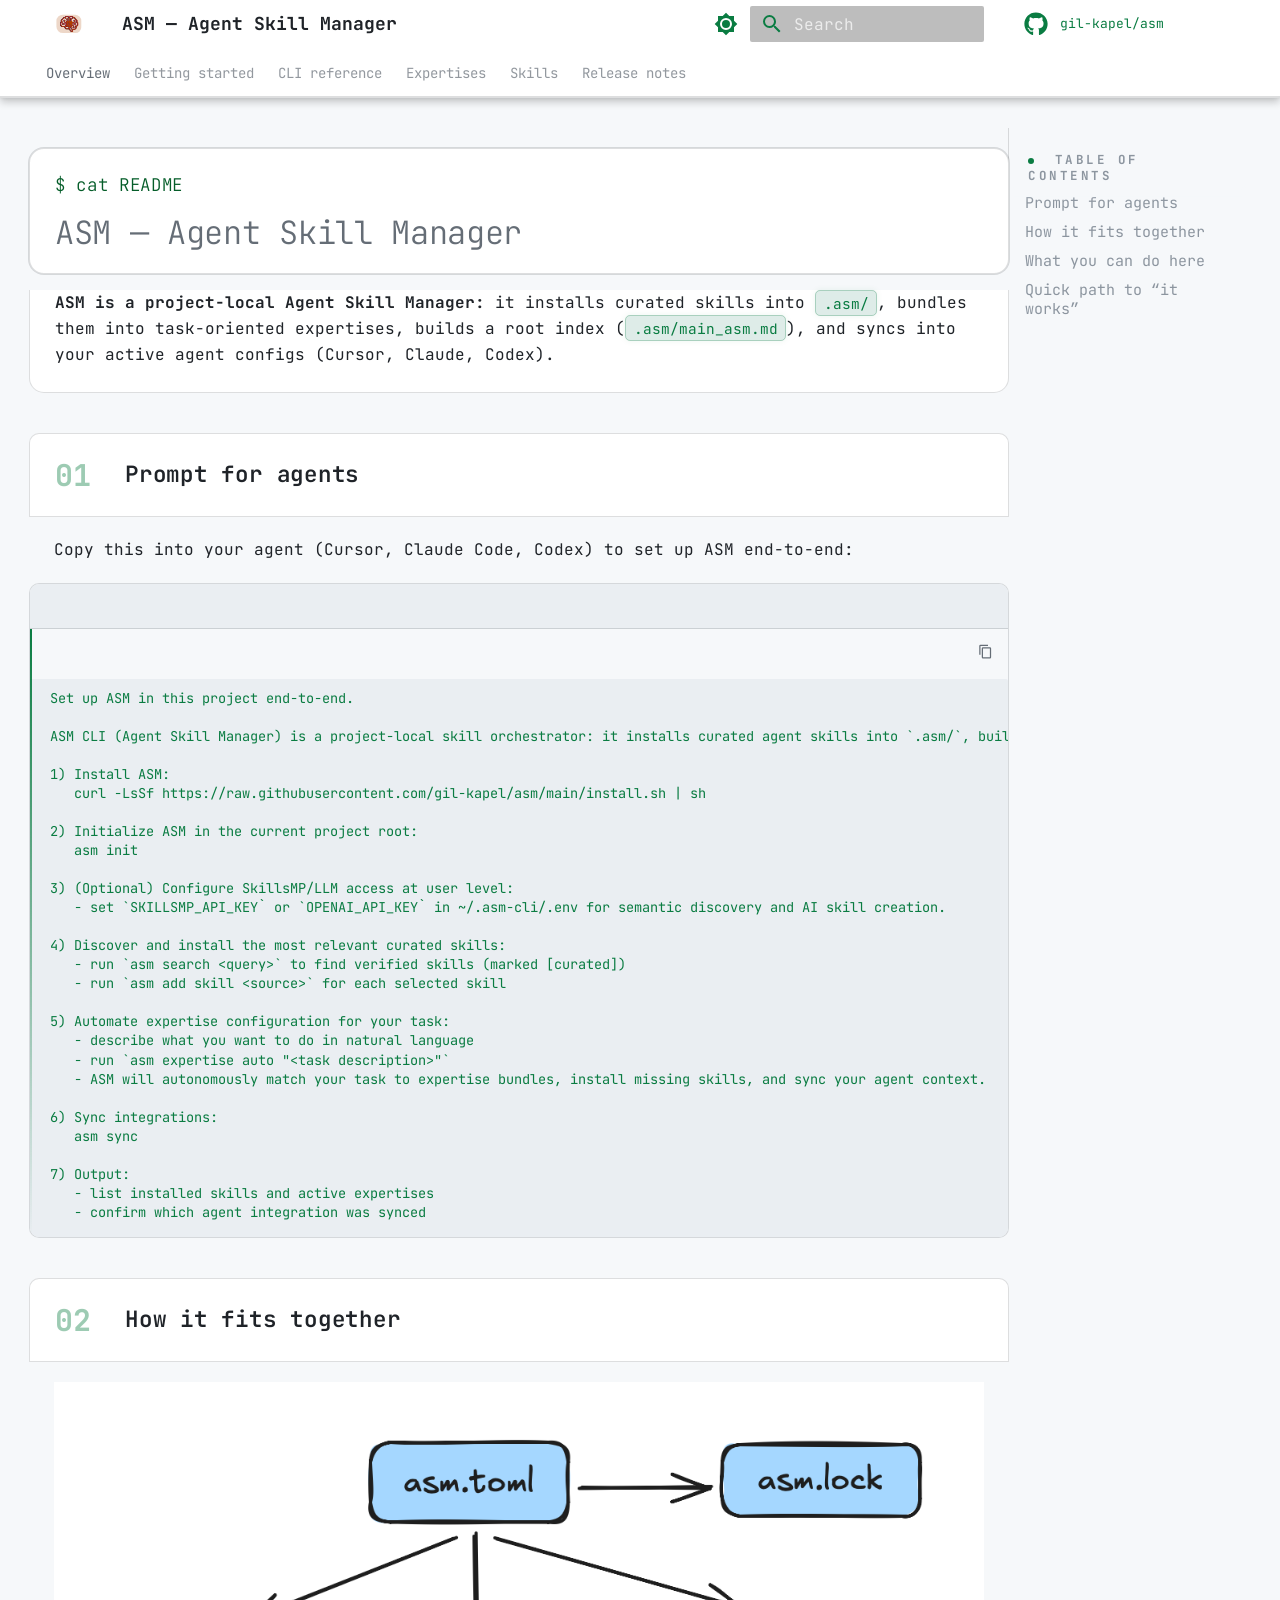
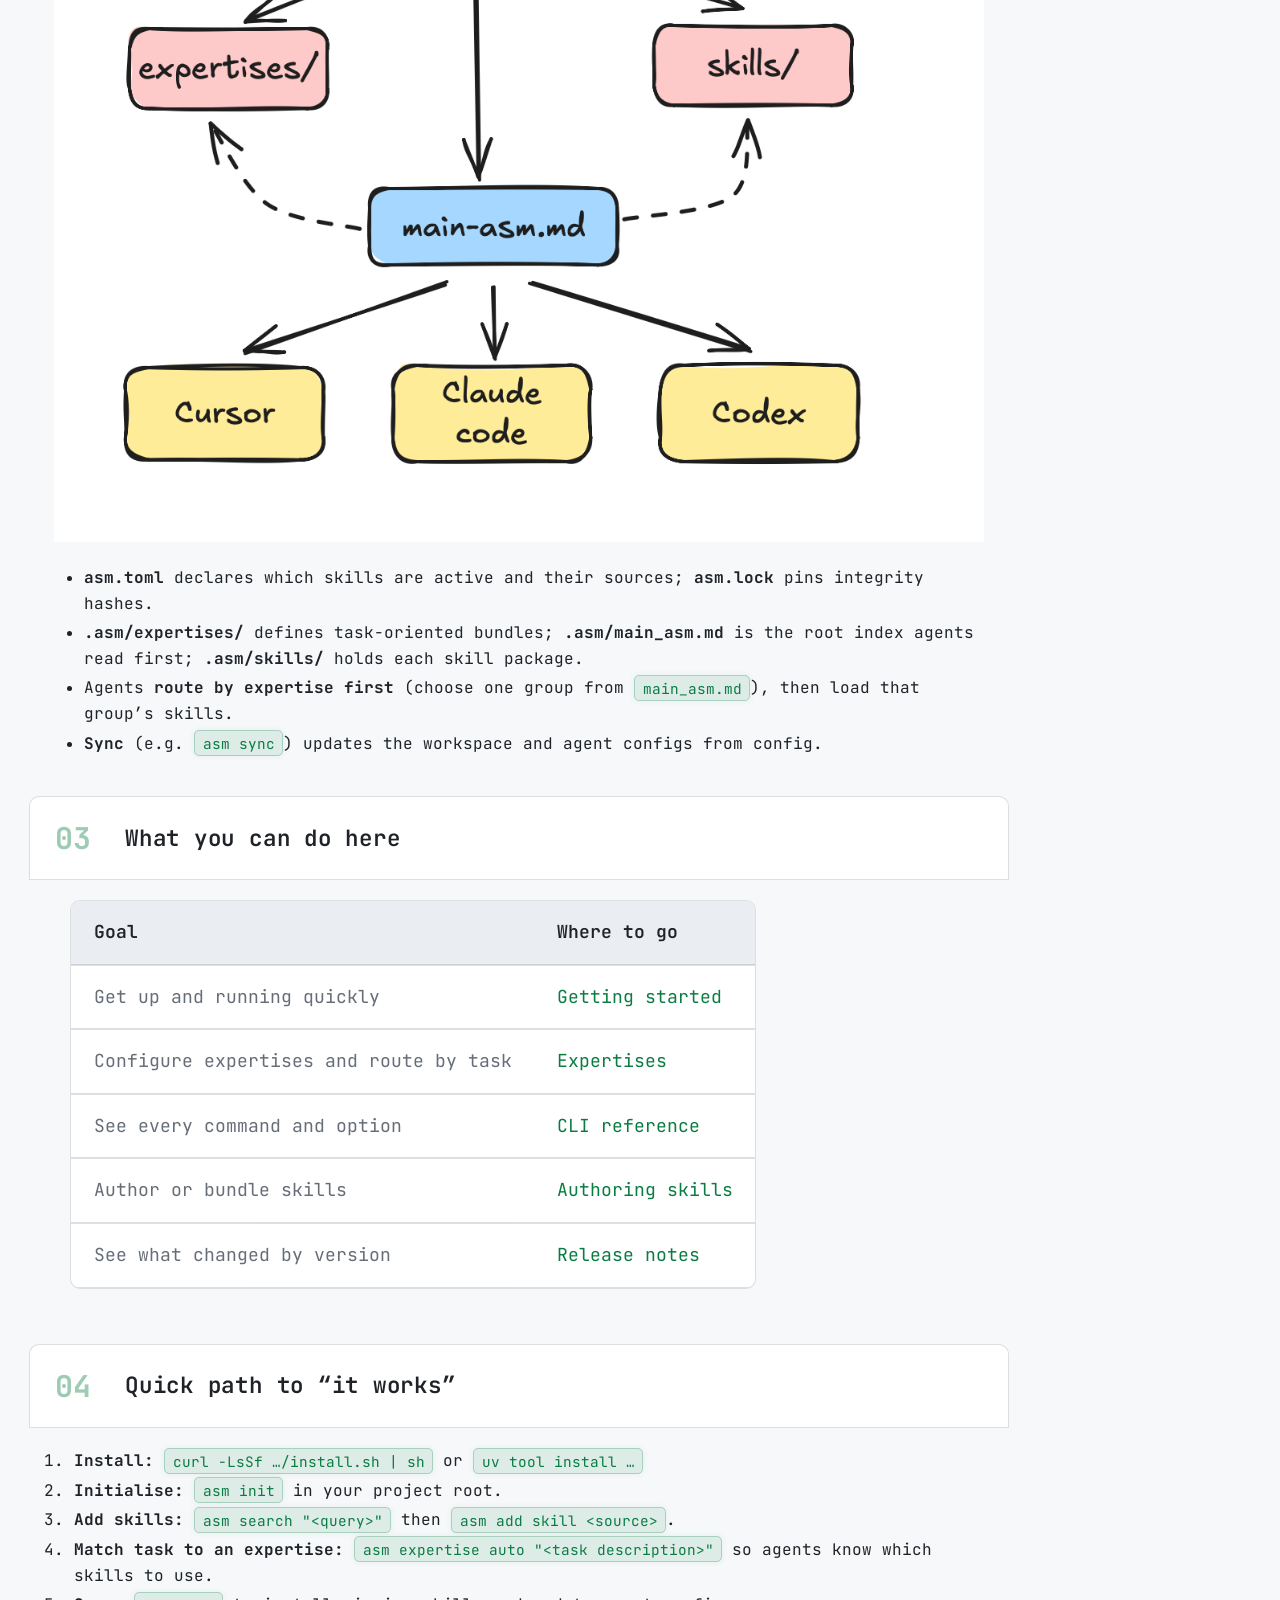
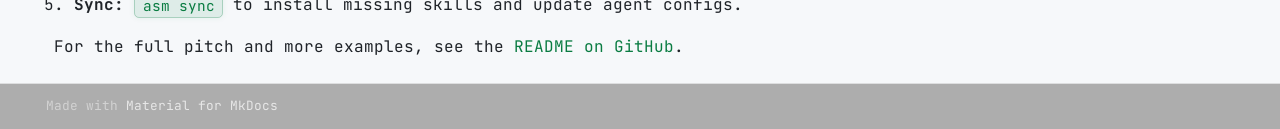
<file: site/index.html>
<!doctype html>
<html lang="en" class="no-js">
  <head>
    
      <meta charset="utf-8">
      <meta name="viewport" content="width=device-width,initial-scale=1">
      
        <meta name="description" content="Agent Skill Manager — SOTA expertise for IDE agents">
      
      
      
      
      
        <link rel="next" href="getting-started/">
      
      
        
      
      
      <link rel="icon" href="assets/asm-logo.svg">
      <meta name="generator" content="mkdocs-1.6.1, mkdocs-material-9.7.3">
    
    
      
        <title>ASM — Agent Skill Manager - ASM — Agent Skill Manager</title>
      
    
    
      <link rel="stylesheet" href="assets/stylesheets/main.484c7ddc.min.css">
      
        
        <link rel="stylesheet" href="assets/stylesheets/palette.ab4e12ef.min.css">
      
      


    
    
      
    
    
      
        
        
        <link rel="preconnect" href="https://fonts.gstatic.com" crossorigin>
        <link rel="stylesheet" href="https://fonts.googleapis.com/css?family=JetBrains+Mono:300,300i,400,400i,700,700i%7CJetBrains+Mono:400,400i,700,700i&display=fallback">
        <style>:root{--md-text-font:"JetBrains Mono";--md-code-font:"JetBrains Mono"}</style>
      
    
    
      <link rel="stylesheet" href="stylesheets/extra.css">
    
    <script>__md_scope=new URL(".",location),__md_hash=e=>[...e].reduce(((e,_)=>(e<<5)-e+_.charCodeAt(0)),0),__md_get=(e,_=localStorage,t=__md_scope)=>JSON.parse(_.getItem(t.pathname+"."+e)),__md_set=(e,_,t=localStorage,a=__md_scope)=>{try{t.setItem(a.pathname+"."+e,JSON.stringify(_))}catch(e){}}</script>
    
      

    
    
  </head>
  
  
    
    
      
    
    
    
    
    <body dir="ltr" data-md-color-scheme="default" data-md-color-primary="green" data-md-color-accent="cyan">
  
    
    <input class="md-toggle" data-md-toggle="drawer" type="checkbox" id="__drawer" autocomplete="off">
    <input class="md-toggle" data-md-toggle="search" type="checkbox" id="__search" autocomplete="off">
    <label class="md-overlay" for="__drawer"></label>
    <div data-md-component="skip">
      
        
        <a href="#asm-agent-skill-manager" class="md-skip">
          Skip to content
        </a>
      
    </div>
    <div data-md-component="announce">
      
    </div>
    
    
      

  

<header class="md-header md-header--shadow md-header--lifted" data-md-component="header">
  <nav class="md-header__inner md-grid" aria-label="Header">
    <a href="." title="ASM — Agent Skill Manager" class="md-header__button md-logo" aria-label="ASM — Agent Skill Manager" data-md-component="logo">
      
  <img src="assets/asm-logo.svg" alt="logo">

    </a>
    <label class="md-header__button md-icon" for="__drawer">
      
      <svg xmlns="http://www.w3.org/2000/svg" viewBox="0 0 24 24"><path d="M3 6h18v2H3zm0 5h18v2H3zm0 5h18v2H3z"/></svg>
    </label>
    <div class="md-header__title" data-md-component="header-title">
      <div class="md-header__ellipsis">
        <div class="md-header__topic">
          <span class="md-ellipsis">
            ASM — Agent Skill Manager
          </span>
        </div>
        <div class="md-header__topic" data-md-component="header-topic">
          <span class="md-ellipsis">
            
              ASM — Agent Skill Manager
            
          </span>
        </div>
      </div>
    </div>
    
      
        <form class="md-header__option" data-md-component="palette">
  
    
    
    
    <input class="md-option" data-md-color-media="(prefers-color-scheme: light)" data-md-color-scheme="default" data-md-color-primary="green" data-md-color-accent="cyan"  aria-label="Switch to dark mode"  type="radio" name="__palette" id="__palette_0">
    
      <label class="md-header__button md-icon" title="Switch to dark mode" for="__palette_1" hidden>
        <svg xmlns="http://www.w3.org/2000/svg" viewBox="0 0 24 24"><path d="M12 8a4 4 0 0 0-4 4 4 4 0 0 0 4 4 4 4 0 0 0 4-4 4 4 0 0 0-4-4m0 10a6 6 0 0 1-6-6 6 6 0 0 1 6-6 6 6 0 0 1 6 6 6 6 0 0 1-6 6m8-9.31V4h-4.69L12 .69 8.69 4H4v4.69L.69 12 4 15.31V20h4.69L12 23.31 15.31 20H20v-4.69L23.31 12z"/></svg>
      </label>
    
  
    
    
    
    <input class="md-option" data-md-color-media="(prefers-color-scheme: dark)" data-md-color-scheme="slate" data-md-color-primary="green" data-md-color-accent="cyan"  aria-label="Switch to light mode"  type="radio" name="__palette" id="__palette_1">
    
      <label class="md-header__button md-icon" title="Switch to light mode" for="__palette_0" hidden>
        <svg xmlns="http://www.w3.org/2000/svg" viewBox="0 0 24 24"><path d="M12 18c-.89 0-1.74-.2-2.5-.55C11.56 16.5 13 14.42 13 12s-1.44-4.5-3.5-5.45C10.26 6.2 11.11 6 12 6a6 6 0 0 1 6 6 6 6 0 0 1-6 6m8-9.31V4h-4.69L12 .69 8.69 4H4v4.69L.69 12 4 15.31V20h4.69L12 23.31 15.31 20H20v-4.69L23.31 12z"/></svg>
      </label>
    
  
</form>
      
    
    
      <script>var palette=__md_get("__palette");if(palette&&palette.color){if("(prefers-color-scheme)"===palette.color.media){var media=matchMedia("(prefers-color-scheme: light)"),input=document.querySelector(media.matches?"[data-md-color-media='(prefers-color-scheme: light)']":"[data-md-color-media='(prefers-color-scheme: dark)']");palette.color.media=input.getAttribute("data-md-color-media"),palette.color.scheme=input.getAttribute("data-md-color-scheme"),palette.color.primary=input.getAttribute("data-md-color-primary"),palette.color.accent=input.getAttribute("data-md-color-accent")}for(var[key,value]of Object.entries(palette.color))document.body.setAttribute("data-md-color-"+key,value)}</script>
    
    
    
      
      
        <label class="md-header__button md-icon" for="__search">
          
          <svg xmlns="http://www.w3.org/2000/svg" viewBox="0 0 24 24"><path d="M9.5 3A6.5 6.5 0 0 1 16 9.5c0 1.61-.59 3.09-1.56 4.23l.27.27h.79l5 5-1.5 1.5-5-5v-.79l-.27-.27A6.52 6.52 0 0 1 9.5 16 6.5 6.5 0 0 1 3 9.5 6.5 6.5 0 0 1 9.5 3m0 2C7 5 5 7 5 9.5S7 14 9.5 14 14 12 14 9.5 12 5 9.5 5"/></svg>
        </label>
        <div class="md-search" data-md-component="search" role="dialog">
  <label class="md-search__overlay" for="__search"></label>
  <div class="md-search__inner" role="search">
    <form class="md-search__form" name="search">
      <input type="text" class="md-search__input" name="query" aria-label="Search" placeholder="Search" autocapitalize="off" autocorrect="off" autocomplete="off" spellcheck="false" data-md-component="search-query" required>
      <label class="md-search__icon md-icon" for="__search">
        
        <svg xmlns="http://www.w3.org/2000/svg" viewBox="0 0 24 24"><path d="M9.5 3A6.5 6.5 0 0 1 16 9.5c0 1.61-.59 3.09-1.56 4.23l.27.27h.79l5 5-1.5 1.5-5-5v-.79l-.27-.27A6.52 6.52 0 0 1 9.5 16 6.5 6.5 0 0 1 3 9.5 6.5 6.5 0 0 1 9.5 3m0 2C7 5 5 7 5 9.5S7 14 9.5 14 14 12 14 9.5 12 5 9.5 5"/></svg>
        
        <svg xmlns="http://www.w3.org/2000/svg" viewBox="0 0 24 24"><path d="M20 11v2H8l5.5 5.5-1.42 1.42L4.16 12l7.92-7.92L13.5 5.5 8 11z"/></svg>
      </label>
      <nav class="md-search__options" aria-label="Search">
        
        <button type="reset" class="md-search__icon md-icon" title="Clear" aria-label="Clear" tabindex="-1">
          
          <svg xmlns="http://www.w3.org/2000/svg" viewBox="0 0 24 24"><path d="M19 6.41 17.59 5 12 10.59 6.41 5 5 6.41 10.59 12 5 17.59 6.41 19 12 13.41 17.59 19 19 17.59 13.41 12z"/></svg>
        </button>
      </nav>
      
        <div class="md-search__suggest" data-md-component="search-suggest"></div>
      
    </form>
    <div class="md-search__output">
      <div class="md-search__scrollwrap" tabindex="0" data-md-scrollfix>
        <div class="md-search-result" data-md-component="search-result">
          <div class="md-search-result__meta">
            Initializing search
          </div>
          <ol class="md-search-result__list" role="presentation"></ol>
        </div>
      </div>
    </div>
  </div>
</div>
      
    
    
      <div class="md-header__source">
        <a href="https://github.com/gil-kapel/asm" title="Go to repository" class="md-source" data-md-component="source">
  <div class="md-source__icon md-icon">
    
    <svg xmlns="http://www.w3.org/2000/svg" viewBox="0 0 512 512"><!--! Font Awesome Free 7.1.0 by @fontawesome - https://fontawesome.com License - https://fontawesome.com/license/free (Icons: CC BY 4.0, Fonts: SIL OFL 1.1, Code: MIT License) Copyright 2025 Fonticons, Inc.--><path d="M173.9 397.4c0 2-2.3 3.6-5.2 3.6-3.3.3-5.6-1.3-5.6-3.6 0-2 2.3-3.6 5.2-3.6 3-.3 5.6 1.3 5.6 3.6m-31.1-4.5c-.7 2 1.3 4.3 4.3 4.9 2.6 1 5.6 0 6.2-2s-1.3-4.3-4.3-5.2c-2.6-.7-5.5.3-6.2 2.3m44.2-1.7c-2.9.7-4.9 2.6-4.6 4.9.3 2 2.9 3.3 5.9 2.6 2.9-.7 4.9-2.6 4.6-4.6-.3-1.9-3-3.2-5.9-2.9M252.8 8C114.1 8 8 113.3 8 252c0 110.9 69.8 205.8 169.5 239.2 12.8 2.3 17.3-5.6 17.3-12.1 0-6.2-.3-40.4-.3-61.4 0 0-70 15-84.7-29.8 0 0-11.4-29.1-27.8-36.6 0 0-22.9-15.7 1.6-15.4 0 0 24.9 2 38.6 25.8 21.9 38.6 58.6 27.5 72.9 20.9 2.3-16 8.8-27.1 16-33.7-55.9-6.2-112.3-14.3-112.3-110.5 0-27.5 7.6-41.3 23.6-58.9-2.6-6.5-11.1-33.3 2.6-67.9 20.9-6.5 69 27 69 27 20-5.6 41.5-8.5 62.8-8.5s42.8 2.9 62.8 8.5c0 0 48.1-33.6 69-27 13.7 34.7 5.2 61.4 2.6 67.9 16 17.7 25.8 31.5 25.8 58.9 0 96.5-58.9 104.2-114.8 110.5 9.2 7.9 17 22.9 17 46.4 0 33.7-.3 75.4-.3 83.6 0 6.5 4.6 14.4 17.3 12.1C436.2 457.8 504 362.9 504 252 504 113.3 391.5 8 252.8 8M105.2 352.9c-1.3 1-1 3.3.7 5.2 1.6 1.6 3.9 2.3 5.2 1 1.3-1 1-3.3-.7-5.2-1.6-1.6-3.9-2.3-5.2-1m-10.8-8.1c-.7 1.3.3 2.9 2.3 3.9 1.6 1 3.6.7 4.3-.7.7-1.3-.3-2.9-2.3-3.9-2-.6-3.6-.3-4.3.7m32.4 35.6c-1.6 1.3-1 4.3 1.3 6.2 2.3 2.3 5.2 2.6 6.5 1 1.3-1.3.7-4.3-1.3-6.2-2.2-2.3-5.2-2.6-6.5-1m-11.4-14.7c-1.6 1-1.6 3.6 0 5.9s4.3 3.3 5.6 2.3c1.6-1.3 1.6-3.9 0-6.2-1.4-2.3-4-3.3-5.6-2"/></svg>
  </div>
  <div class="md-source__repository">
    gil-kapel/asm
  </div>
</a>
      </div>
    
  </nav>
  
    
      
<nav class="md-tabs" aria-label="Tabs" data-md-component="tabs">
  <div class="md-grid">
    <ul class="md-tabs__list">
      
        
  
  
  
    
  
  
    <li class="md-tabs__item md-tabs__item--active">
      <a href="." class="md-tabs__link">
        
  
  
    
  
  Overview

      </a>
    </li>
  

      
        
  
  
  
  
    <li class="md-tabs__item">
      <a href="getting-started/" class="md-tabs__link">
        
  
  
    
  
  Getting started

      </a>
    </li>
  

      
        
  
  
  
  
    <li class="md-tabs__item">
      <a href="cli/" class="md-tabs__link">
        
  
  
    
  
  CLI reference

      </a>
    </li>
  

      
        
  
  
  
  
    <li class="md-tabs__item">
      <a href="expertises/" class="md-tabs__link">
        
  
  
    
  
  Expertises

      </a>
    </li>
  

      
        
  
  
  
  
    
    
      <li class="md-tabs__item">
        <a href="skills/authoring/" class="md-tabs__link">
          
  
  
  Skills

        </a>
      </li>
    
  

      
        
  
  
  
  
    <li class="md-tabs__item">
      <a href="releases/" class="md-tabs__link">
        
  
  
    
  
  Release notes

      </a>
    </li>
  

      
    </ul>
  </div>
</nav>
    
  
</header>
    
    <div class="md-container" data-md-component="container">
      
      
        
      
      <main class="md-main" data-md-component="main">
        <div class="md-main__inner md-grid">
          
            
              
              <div class="md-sidebar md-sidebar--primary" data-md-component="sidebar" data-md-type="navigation" >
                <div class="md-sidebar__scrollwrap">
                  <div class="md-sidebar__inner">
                    


  


<nav class="md-nav md-nav--primary md-nav--lifted" aria-label="Navigation" data-md-level="0">
  <label class="md-nav__title" for="__drawer">
    <a href="." title="ASM — Agent Skill Manager" class="md-nav__button md-logo" aria-label="ASM — Agent Skill Manager" data-md-component="logo">
      
  <img src="assets/asm-logo.svg" alt="logo">

    </a>
    ASM — Agent Skill Manager
  </label>
  
    <div class="md-nav__source">
      <a href="https://github.com/gil-kapel/asm" title="Go to repository" class="md-source" data-md-component="source">
  <div class="md-source__icon md-icon">
    
    <svg xmlns="http://www.w3.org/2000/svg" viewBox="0 0 512 512"><!--! Font Awesome Free 7.1.0 by @fontawesome - https://fontawesome.com License - https://fontawesome.com/license/free (Icons: CC BY 4.0, Fonts: SIL OFL 1.1, Code: MIT License) Copyright 2025 Fonticons, Inc.--><path d="M173.9 397.4c0 2-2.3 3.6-5.2 3.6-3.3.3-5.6-1.3-5.6-3.6 0-2 2.3-3.6 5.2-3.6 3-.3 5.6 1.3 5.6 3.6m-31.1-4.5c-.7 2 1.3 4.3 4.3 4.9 2.6 1 5.6 0 6.2-2s-1.3-4.3-4.3-5.2c-2.6-.7-5.5.3-6.2 2.3m44.2-1.7c-2.9.7-4.9 2.6-4.6 4.9.3 2 2.9 3.3 5.9 2.6 2.9-.7 4.9-2.6 4.6-4.6-.3-1.9-3-3.2-5.9-2.9M252.8 8C114.1 8 8 113.3 8 252c0 110.9 69.8 205.8 169.5 239.2 12.8 2.3 17.3-5.6 17.3-12.1 0-6.2-.3-40.4-.3-61.4 0 0-70 15-84.7-29.8 0 0-11.4-29.1-27.8-36.6 0 0-22.9-15.7 1.6-15.4 0 0 24.9 2 38.6 25.8 21.9 38.6 58.6 27.5 72.9 20.9 2.3-16 8.8-27.1 16-33.7-55.9-6.2-112.3-14.3-112.3-110.5 0-27.5 7.6-41.3 23.6-58.9-2.6-6.5-11.1-33.3 2.6-67.9 20.9-6.5 69 27 69 27 20-5.6 41.5-8.5 62.8-8.5s42.8 2.9 62.8 8.5c0 0 48.1-33.6 69-27 13.7 34.7 5.2 61.4 2.6 67.9 16 17.7 25.8 31.5 25.8 58.9 0 96.5-58.9 104.2-114.8 110.5 9.2 7.9 17 22.9 17 46.4 0 33.7-.3 75.4-.3 83.6 0 6.5 4.6 14.4 17.3 12.1C436.2 457.8 504 362.9 504 252 504 113.3 391.5 8 252.8 8M105.2 352.9c-1.3 1-1 3.3.7 5.2 1.6 1.6 3.9 2.3 5.2 1 1.3-1 1-3.3-.7-5.2-1.6-1.6-3.9-2.3-5.2-1m-10.8-8.1c-.7 1.3.3 2.9 2.3 3.9 1.6 1 3.6.7 4.3-.7.7-1.3-.3-2.9-2.3-3.9-2-.6-3.6-.3-4.3.7m32.4 35.6c-1.6 1.3-1 4.3 1.3 6.2 2.3 2.3 5.2 2.6 6.5 1 1.3-1.3.7-4.3-1.3-6.2-2.2-2.3-5.2-2.6-6.5-1m-11.4-14.7c-1.6 1-1.6 3.6 0 5.9s4.3 3.3 5.6 2.3c1.6-1.3 1.6-3.9 0-6.2-1.4-2.3-4-3.3-5.6-2"/></svg>
  </div>
  <div class="md-source__repository">
    gil-kapel/asm
  </div>
</a>
    </div>
  
  <ul class="md-nav__list" data-md-scrollfix>
    
      
      
  
  
    
  
  
  
    <li class="md-nav__item md-nav__item--active">
      
      <input class="md-nav__toggle md-toggle" type="checkbox" id="__toc">
      
      
        
      
      
        <label class="md-nav__link md-nav__link--active" for="__toc">
          
  
  
  <span class="md-ellipsis">
    
  
    Overview
  

    
  </span>
  
  

          <span class="md-nav__icon md-icon"></span>
        </label>
      
      <a href="." class="md-nav__link md-nav__link--active">
        
  
  
  <span class="md-ellipsis">
    
  
    Overview
  

    
  </span>
  
  

      </a>
      
        

<nav class="md-nav md-nav--secondary" aria-label="Table of contents">
  
  
  
    
  
  
    <label class="md-nav__title" for="__toc">
      <span class="md-nav__icon md-icon"></span>
      Table of contents
    </label>
    <ul class="md-nav__list" data-md-component="toc" data-md-scrollfix>
      
        <li class="md-nav__item">
  <a href="#prompt-for-agents" class="md-nav__link">
    <span class="md-ellipsis">
      
        Prompt for agents
      
    </span>
  </a>
  
</li>
      
        <li class="md-nav__item">
  <a href="#how-it-fits-together" class="md-nav__link">
    <span class="md-ellipsis">
      
        How it fits together
      
    </span>
  </a>
  
</li>
      
        <li class="md-nav__item">
  <a href="#what-you-can-do-here" class="md-nav__link">
    <span class="md-ellipsis">
      
        What you can do here
      
    </span>
  </a>
  
</li>
      
        <li class="md-nav__item">
  <a href="#quick-path-to-it-works" class="md-nav__link">
    <span class="md-ellipsis">
      
        Quick path to “it works”
      
    </span>
  </a>
  
</li>
      
    </ul>
  
</nav>
      
    </li>
  

    
      
      
  
  
  
  
    <li class="md-nav__item">
      <a href="getting-started/" class="md-nav__link">
        
  
  
  <span class="md-ellipsis">
    
  
    Getting started
  

    
  </span>
  
  

      </a>
    </li>
  

    
      
      
  
  
  
  
    <li class="md-nav__item">
      <a href="cli/" class="md-nav__link">
        
  
  
  <span class="md-ellipsis">
    
  
    CLI reference
  

    
  </span>
  
  

      </a>
    </li>
  

    
      
      
  
  
  
  
    <li class="md-nav__item">
      <a href="expertises/" class="md-nav__link">
        
  
  
  <span class="md-ellipsis">
    
  
    Expertises
  

    
  </span>
  
  

      </a>
    </li>
  

    
      
      
  
  
  
  
    
    
    
    
      
      
        
      
    
    
    <li class="md-nav__item md-nav__item--nested">
      
        
        
          
        
        <input class="md-nav__toggle md-toggle md-toggle--indeterminate" type="checkbox" id="__nav_5" >
        
          
          <label class="md-nav__link" for="__nav_5" id="__nav_5_label" tabindex="0">
            
  
  
  <span class="md-ellipsis">
    
  
    Skills
  

    
  </span>
  
  

            <span class="md-nav__icon md-icon"></span>
          </label>
        
        <nav class="md-nav" data-md-level="1" aria-labelledby="__nav_5_label" aria-expanded="false">
          <label class="md-nav__title" for="__nav_5">
            <span class="md-nav__icon md-icon"></span>
            
  
    Skills
  

          </label>
          <ul class="md-nav__list" data-md-scrollfix>
            
              
                
  
  
  
  
    <li class="md-nav__item">
      <a href="skills/authoring/" class="md-nav__link">
        
  
  
  <span class="md-ellipsis">
    
  
    Authoring skills
  

    
  </span>
  
  

      </a>
    </li>
  

              
            
          </ul>
        </nav>
      
    </li>
  

    
      
      
  
  
  
  
    <li class="md-nav__item">
      <a href="releases/" class="md-nav__link">
        
  
  
  <span class="md-ellipsis">
    
  
    Release notes
  

    
  </span>
  
  

      </a>
    </li>
  

    
  </ul>
</nav>
                  </div>
                </div>
              </div>
            
            
              
              <div class="md-sidebar md-sidebar--secondary" data-md-component="sidebar" data-md-type="toc" >
                <div class="md-sidebar__scrollwrap">
                  <div class="md-sidebar__inner">
                    

<nav class="md-nav md-nav--secondary" aria-label="Table of contents">
  
  
  
    
  
  
    <label class="md-nav__title" for="__toc">
      <span class="md-nav__icon md-icon"></span>
      Table of contents
    </label>
    <ul class="md-nav__list" data-md-component="toc" data-md-scrollfix>
      
        <li class="md-nav__item">
  <a href="#prompt-for-agents" class="md-nav__link">
    <span class="md-ellipsis">
      
        Prompt for agents
      
    </span>
  </a>
  
</li>
      
        <li class="md-nav__item">
  <a href="#how-it-fits-together" class="md-nav__link">
    <span class="md-ellipsis">
      
        How it fits together
      
    </span>
  </a>
  
</li>
      
        <li class="md-nav__item">
  <a href="#what-you-can-do-here" class="md-nav__link">
    <span class="md-ellipsis">
      
        What you can do here
      
    </span>
  </a>
  
</li>
      
        <li class="md-nav__item">
  <a href="#quick-path-to-it-works" class="md-nav__link">
    <span class="md-ellipsis">
      
        Quick path to “it works”
      
    </span>
  </a>
  
</li>
      
    </ul>
  
</nav>
                  </div>
                </div>
              </div>
            
          
          
            <div class="md-content" data-md-component="content">
              
              <article class="md-content__inner md-typeset">
                
                  


  
  


<h1 id="asm-agent-skill-manager">ASM — Agent Skill Manager</h1>
<p><strong>ASM is a project-local Agent Skill Manager:</strong> it installs curated skills into <code>.asm/</code>, bundles them into task-oriented expertises, builds a root index (<code>.asm/main_asm.md</code>), and syncs into your active agent configs (Cursor, Claude, Codex).</p>
<h2 id="prompt-for-agents">Prompt for agents</h2>
<p>Copy this into your agent (Cursor, Claude Code, Codex) to set up ASM end-to-end:</p>
<div class="highlight"><pre><span></span><code><a id="__codelineno-0-1" name="__codelineno-0-1" href="#__codelineno-0-1"></a>Set up ASM in this project end-to-end.
<a id="__codelineno-0-2" name="__codelineno-0-2" href="#__codelineno-0-2"></a>
<a id="__codelineno-0-3" name="__codelineno-0-3" href="#__codelineno-0-3"></a>ASM CLI (Agent Skill Manager) is a project-local skill orchestrator: it installs curated agent skills into `.asm/`, builds a root index (`.asm/main_asm.md`), and syncs those skills into the active agent config (Cursor/Claude/Codex).
<a id="__codelineno-0-4" name="__codelineno-0-4" href="#__codelineno-0-4"></a>
<a id="__codelineno-0-5" name="__codelineno-0-5" href="#__codelineno-0-5"></a>1) Install ASM:
<a id="__codelineno-0-6" name="__codelineno-0-6" href="#__codelineno-0-6"></a>   curl -LsSf https://raw.githubusercontent.com/gil-kapel/asm/main/install.sh | sh
<a id="__codelineno-0-7" name="__codelineno-0-7" href="#__codelineno-0-7"></a>
<a id="__codelineno-0-8" name="__codelineno-0-8" href="#__codelineno-0-8"></a>2) Initialize ASM in the current project root:
<a id="__codelineno-0-9" name="__codelineno-0-9" href="#__codelineno-0-9"></a>   asm init
<a id="__codelineno-0-10" name="__codelineno-0-10" href="#__codelineno-0-10"></a>
<a id="__codelineno-0-11" name="__codelineno-0-11" href="#__codelineno-0-11"></a>3) (Optional) Configure SkillsMP/LLM access at user level:
<a id="__codelineno-0-12" name="__codelineno-0-12" href="#__codelineno-0-12"></a>   - set `SKILLSMP_API_KEY` or `OPENAI_API_KEY` in ~/.asm-cli/.env for semantic discovery and AI skill creation.
<a id="__codelineno-0-13" name="__codelineno-0-13" href="#__codelineno-0-13"></a>
<a id="__codelineno-0-14" name="__codelineno-0-14" href="#__codelineno-0-14"></a>4) Discover and install the most relevant curated skills:
<a id="__codelineno-0-15" name="__codelineno-0-15" href="#__codelineno-0-15"></a>   - run `asm search &lt;query&gt;` to find verified skills (marked [curated])
<a id="__codelineno-0-16" name="__codelineno-0-16" href="#__codelineno-0-16"></a>   - run `asm add skill &lt;source&gt;` for each selected skill
<a id="__codelineno-0-17" name="__codelineno-0-17" href="#__codelineno-0-17"></a>
<a id="__codelineno-0-18" name="__codelineno-0-18" href="#__codelineno-0-18"></a>5) Automate expertise configuration for your task:
<a id="__codelineno-0-19" name="__codelineno-0-19" href="#__codelineno-0-19"></a>   - describe what you want to do in natural language
<a id="__codelineno-0-20" name="__codelineno-0-20" href="#__codelineno-0-20"></a>   - run `asm expertise auto &quot;&lt;task description&gt;&quot;`
<a id="__codelineno-0-21" name="__codelineno-0-21" href="#__codelineno-0-21"></a>   - ASM will autonomously match your task to expertise bundles, install missing skills, and sync your agent context.
<a id="__codelineno-0-22" name="__codelineno-0-22" href="#__codelineno-0-22"></a>
<a id="__codelineno-0-23" name="__codelineno-0-23" href="#__codelineno-0-23"></a>6) Sync integrations:
<a id="__codelineno-0-24" name="__codelineno-0-24" href="#__codelineno-0-24"></a>   asm sync
<a id="__codelineno-0-25" name="__codelineno-0-25" href="#__codelineno-0-25"></a>
<a id="__codelineno-0-26" name="__codelineno-0-26" href="#__codelineno-0-26"></a>7) Output:
<a id="__codelineno-0-27" name="__codelineno-0-27" href="#__codelineno-0-27"></a>   - list installed skills and active expertises
<a id="__codelineno-0-28" name="__codelineno-0-28" href="#__codelineno-0-28"></a>   - confirm which agent integration was synced
</code></pre></div>
<h2 id="how-it-fits-together">How it fits together</h2>
<p><img alt="ASM overview: config → workspace → agents" src="assets/asm-overview.png" /></p>
<ul>
<li><strong>asm.toml</strong> declares which skills are active and their sources; <strong>asm.lock</strong> pins integrity hashes.</li>
<li><strong>.asm/expertises/</strong> defines task-oriented bundles; <strong>.asm/main_asm.md</strong> is the root index agents read first; <strong>.asm/skills/</strong> holds each skill package.</li>
<li>Agents <strong>route by expertise first</strong> (choose one group from <code>main_asm.md</code>), then load that group’s skills.</li>
<li><strong>Sync</strong> (e.g. <code>asm sync</code>) updates the workspace and agent configs from config.</li>
</ul>
<h2 id="what-you-can-do-here">What you can do here</h2>
<table>
<thead>
<tr>
<th>Goal</th>
<th>Where to go</th>
</tr>
</thead>
<tbody>
<tr>
<td>Get up and running quickly</td>
<td><a href="getting-started/">Getting started</a></td>
</tr>
<tr>
<td>Configure expertises and route by task</td>
<td><a href="expertises/">Expertises</a></td>
</tr>
<tr>
<td>See every command and option</td>
<td><a href="cli/">CLI reference</a></td>
</tr>
<tr>
<td>Author or bundle skills</td>
<td><a href="skills/authoring/">Authoring skills</a></td>
</tr>
<tr>
<td>See what changed by version</td>
<td><a href="releases/">Release notes</a></td>
</tr>
</tbody>
</table>
<h2 id="quick-path-to-it-works">Quick path to “it works”</h2>
<ol>
<li><strong>Install:</strong> <code>curl -LsSf …/install.sh | sh</code> or <code>uv tool install …</code></li>
<li><strong>Initialise:</strong> <code>asm init</code> in your project root.</li>
<li><strong>Add skills:</strong> <code>asm search "&lt;query&gt;"</code> then <code>asm add skill &lt;source&gt;</code>.</li>
<li><strong>Match task to an expertise:</strong> <code>asm expertise auto "&lt;task description&gt;"</code> so agents know which skills to use.</li>
<li><strong>Sync:</strong> <code>asm sync</code> to install missing skills and update agent configs.</li>
</ol>
<p>For the full pitch and more examples, see the <a href="https://github.com/gil-kapel/asm">README on GitHub</a>.</p>







  
  






                
              </article>
            </div>
          
          
<script>var target=document.getElementById(location.hash.slice(1));target&&target.name&&(target.checked=target.name.startsWith("__tabbed_"))</script>
        </div>
        
          <button type="button" class="md-top md-icon" data-md-component="top" hidden>
  
  <svg xmlns="http://www.w3.org/2000/svg" viewBox="0 0 24 24"><path d="M13 20h-2V8l-5.5 5.5-1.42-1.42L12 4.16l7.92 7.92-1.42 1.42L13 8z"/></svg>
  Back to top
</button>
        
      </main>
      
        <footer class="md-footer">
  
  <div class="md-footer-meta md-typeset">
    <div class="md-footer-meta__inner md-grid">
      <div class="md-copyright">
  
  
    Made with
    <a href="https://squidfunk.github.io/mkdocs-material/" target="_blank" rel="noopener">
      Material for MkDocs
    </a>
  
</div>
      
    </div>
  </div>
</footer>
      
    </div>
    <div class="md-dialog" data-md-component="dialog">
      <div class="md-dialog__inner md-typeset"></div>
    </div>
    
    
    
      
      
      <script id="__config" type="application/json">{"annotate": null, "base": ".", "features": ["navigation.sections", "navigation.expand", "navigation.instant", "navigation.tracking", "navigation.tabs", "navigation.tabs.sticky", "navigation.top", "content.code.copy", "search.highlight", "search.suggest", "toc.follow"], "search": "assets/javascripts/workers/search.2c215733.min.js", "tags": null, "translations": {"clipboard.copied": "Copied to clipboard", "clipboard.copy": "Copy to clipboard", "search.result.more.one": "1 more on this page", "search.result.more.other": "# more on this page", "search.result.none": "No matching documents", "search.result.one": "1 matching document", "search.result.other": "# matching documents", "search.result.placeholder": "Type to start searching", "search.result.term.missing": "Missing", "select.version": "Select version"}, "version": null}</script>
    
    
      <script src="assets/javascripts/bundle.79ae519e.min.js"></script>
      
    
  </body>
</html>
</file>
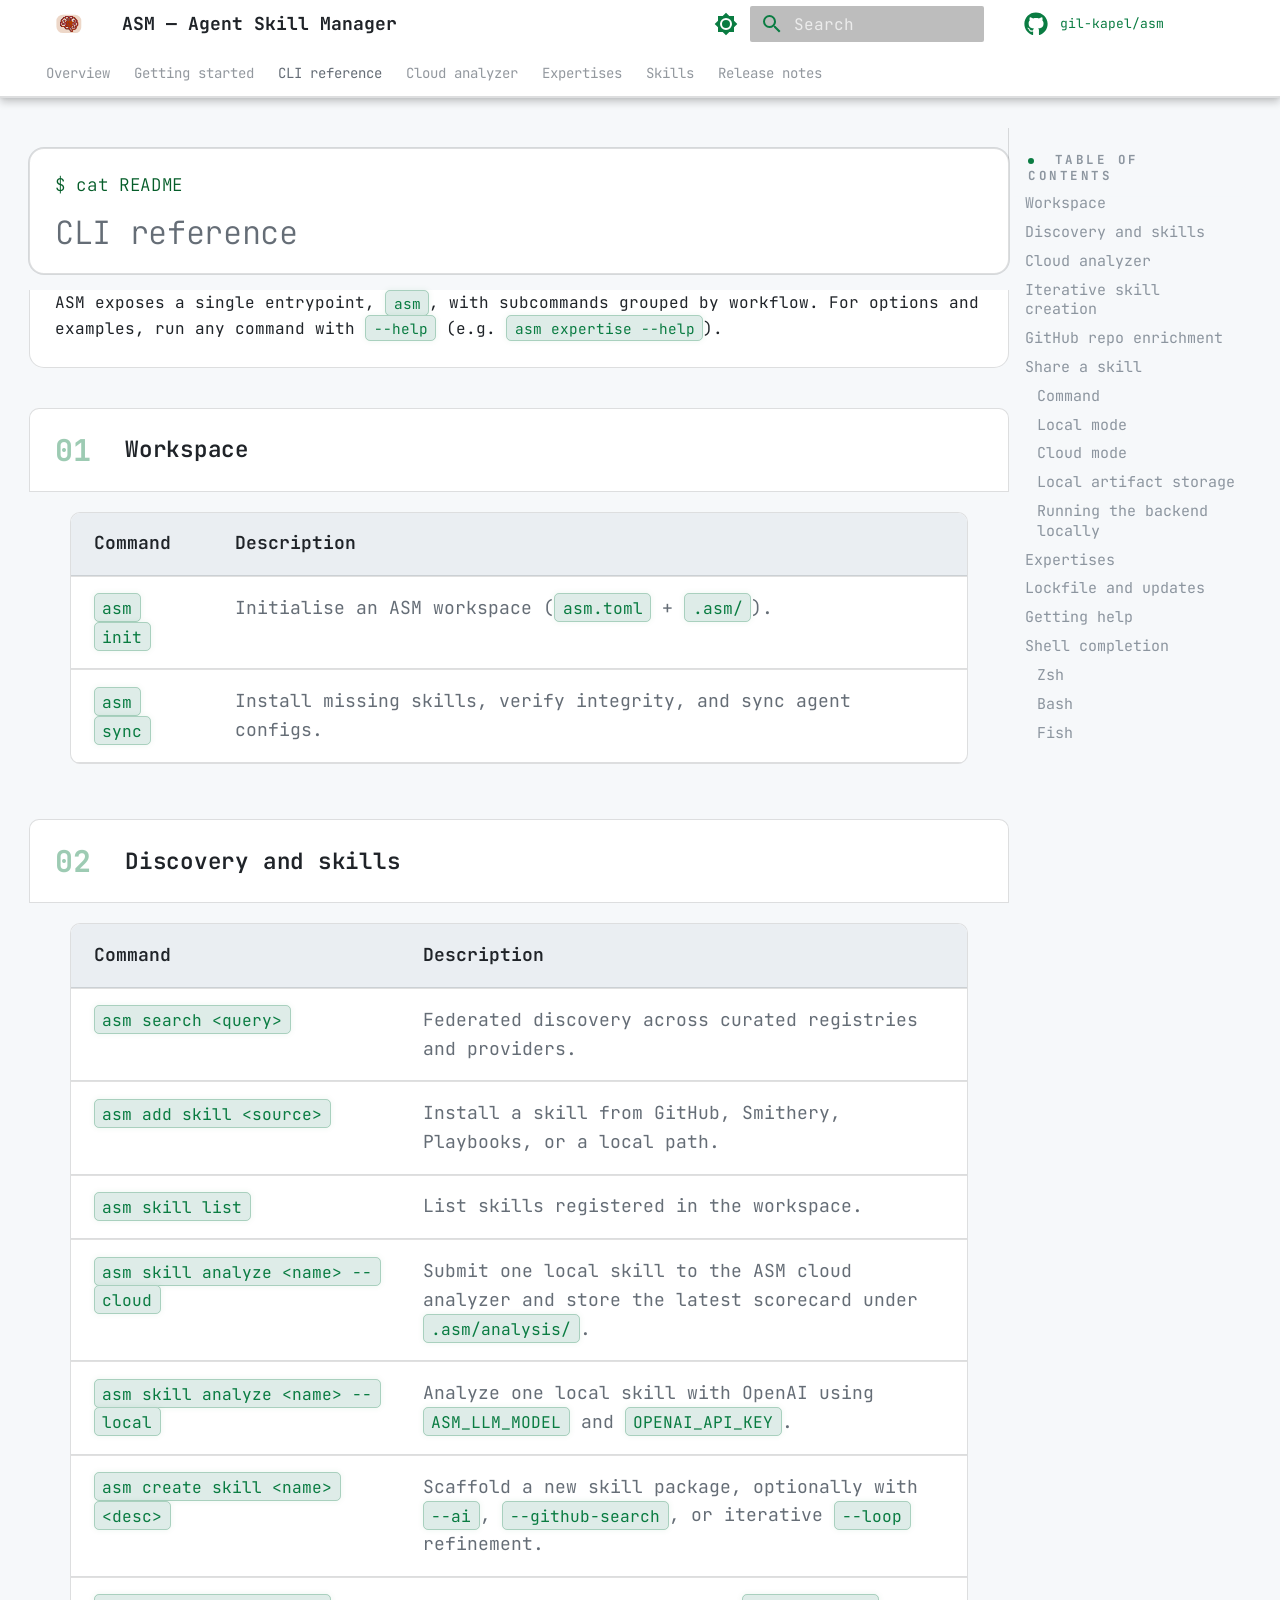
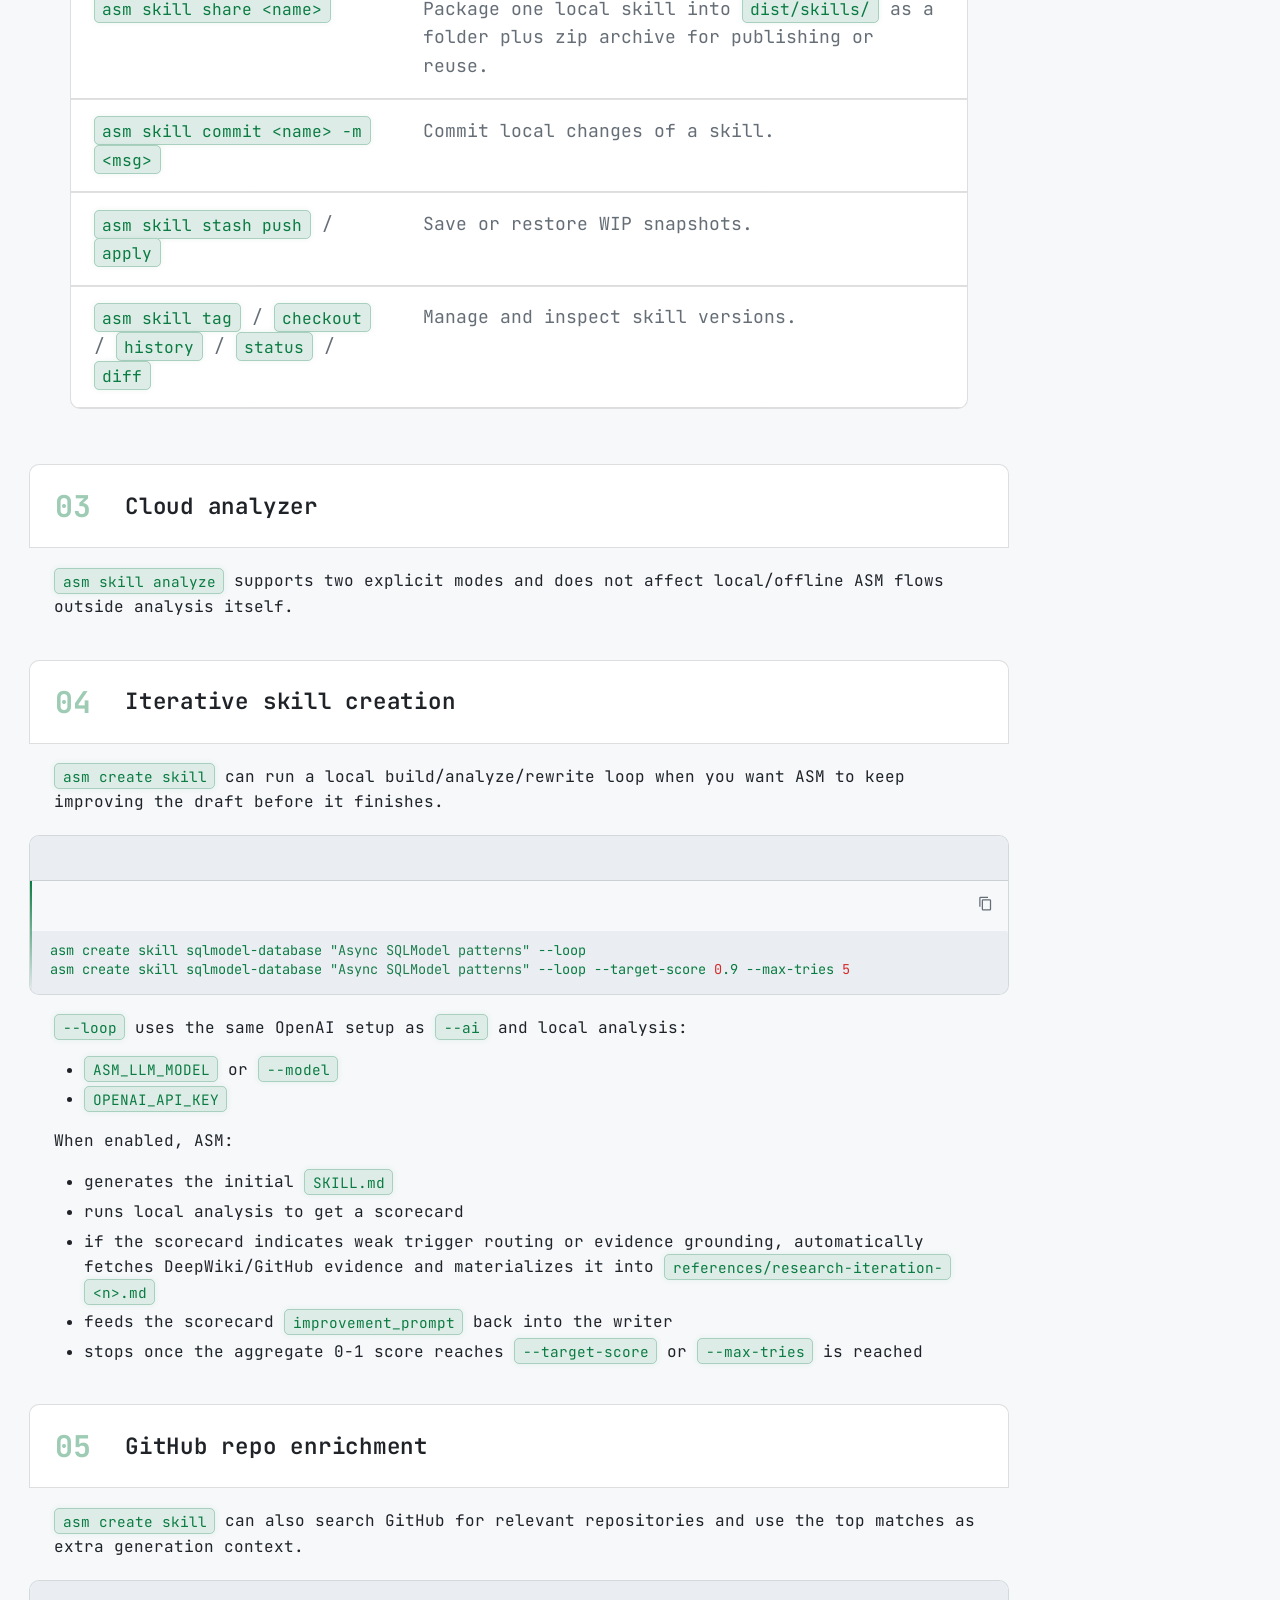
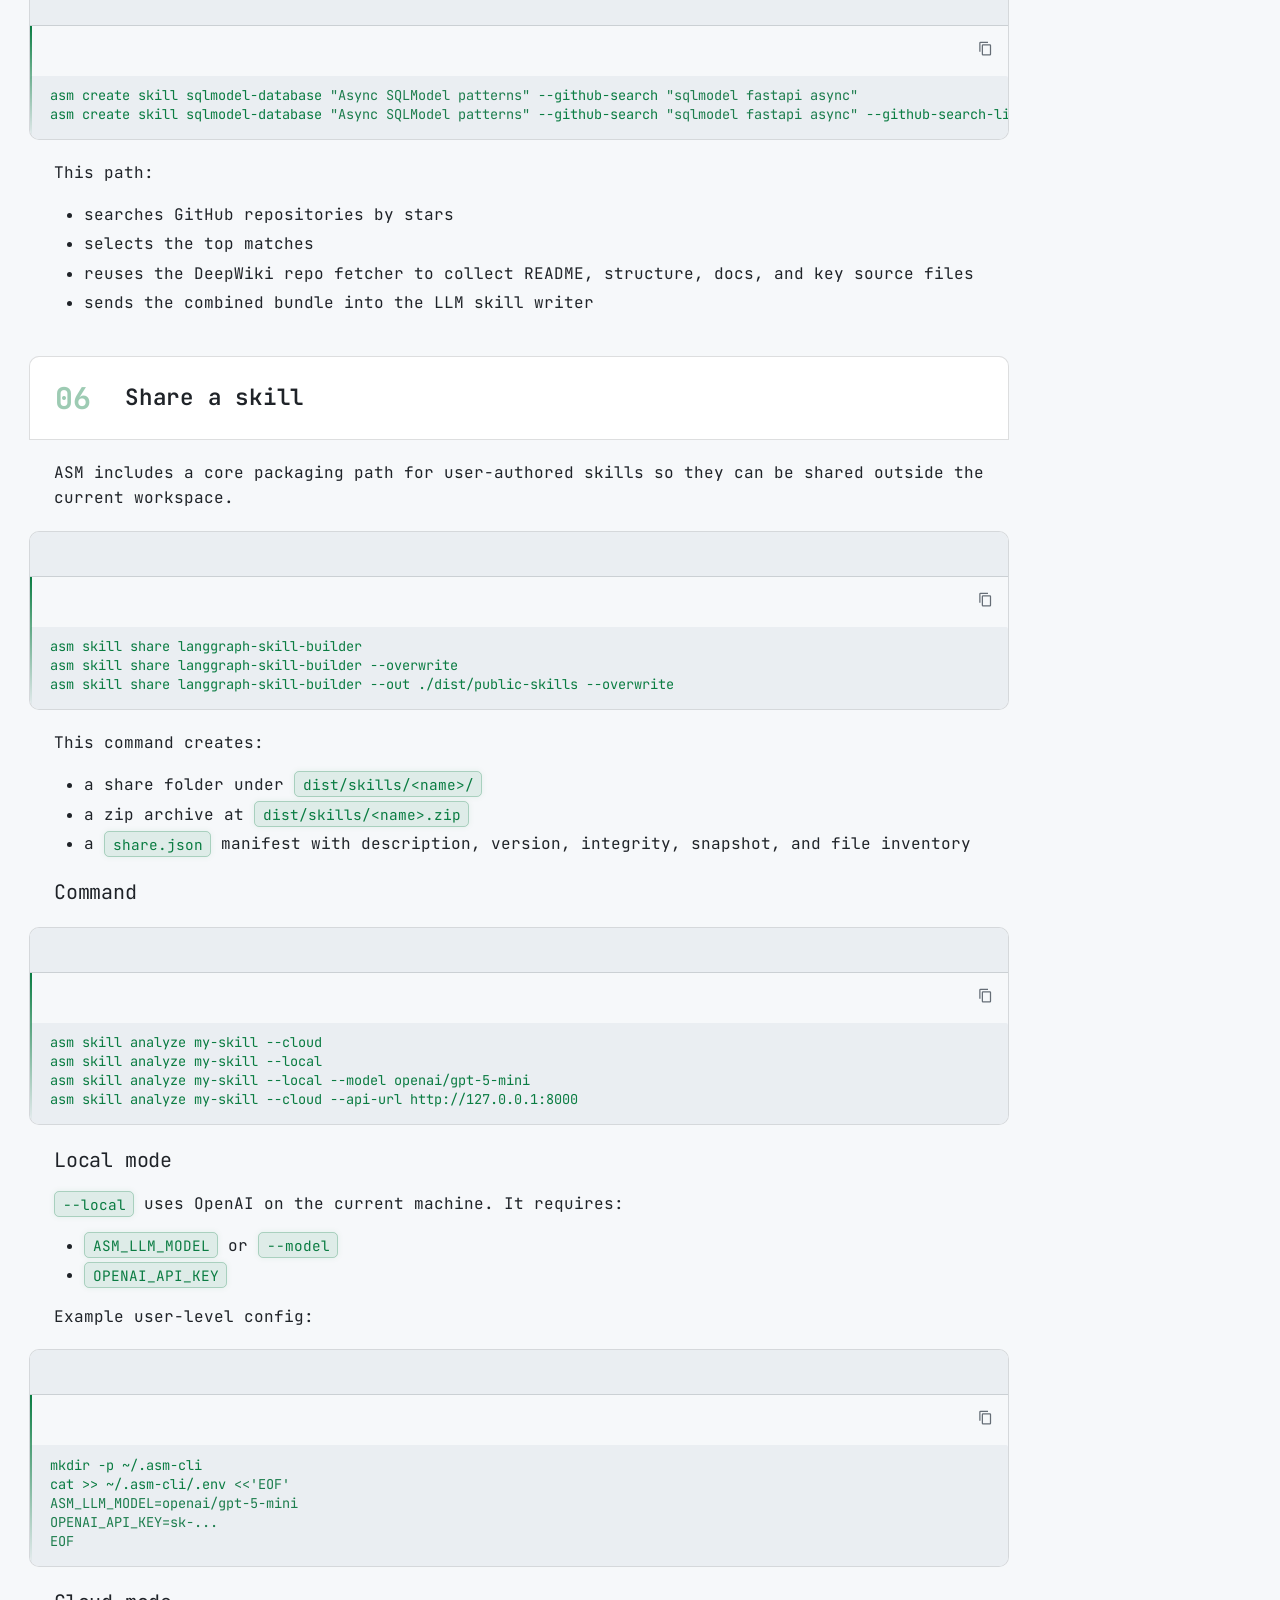
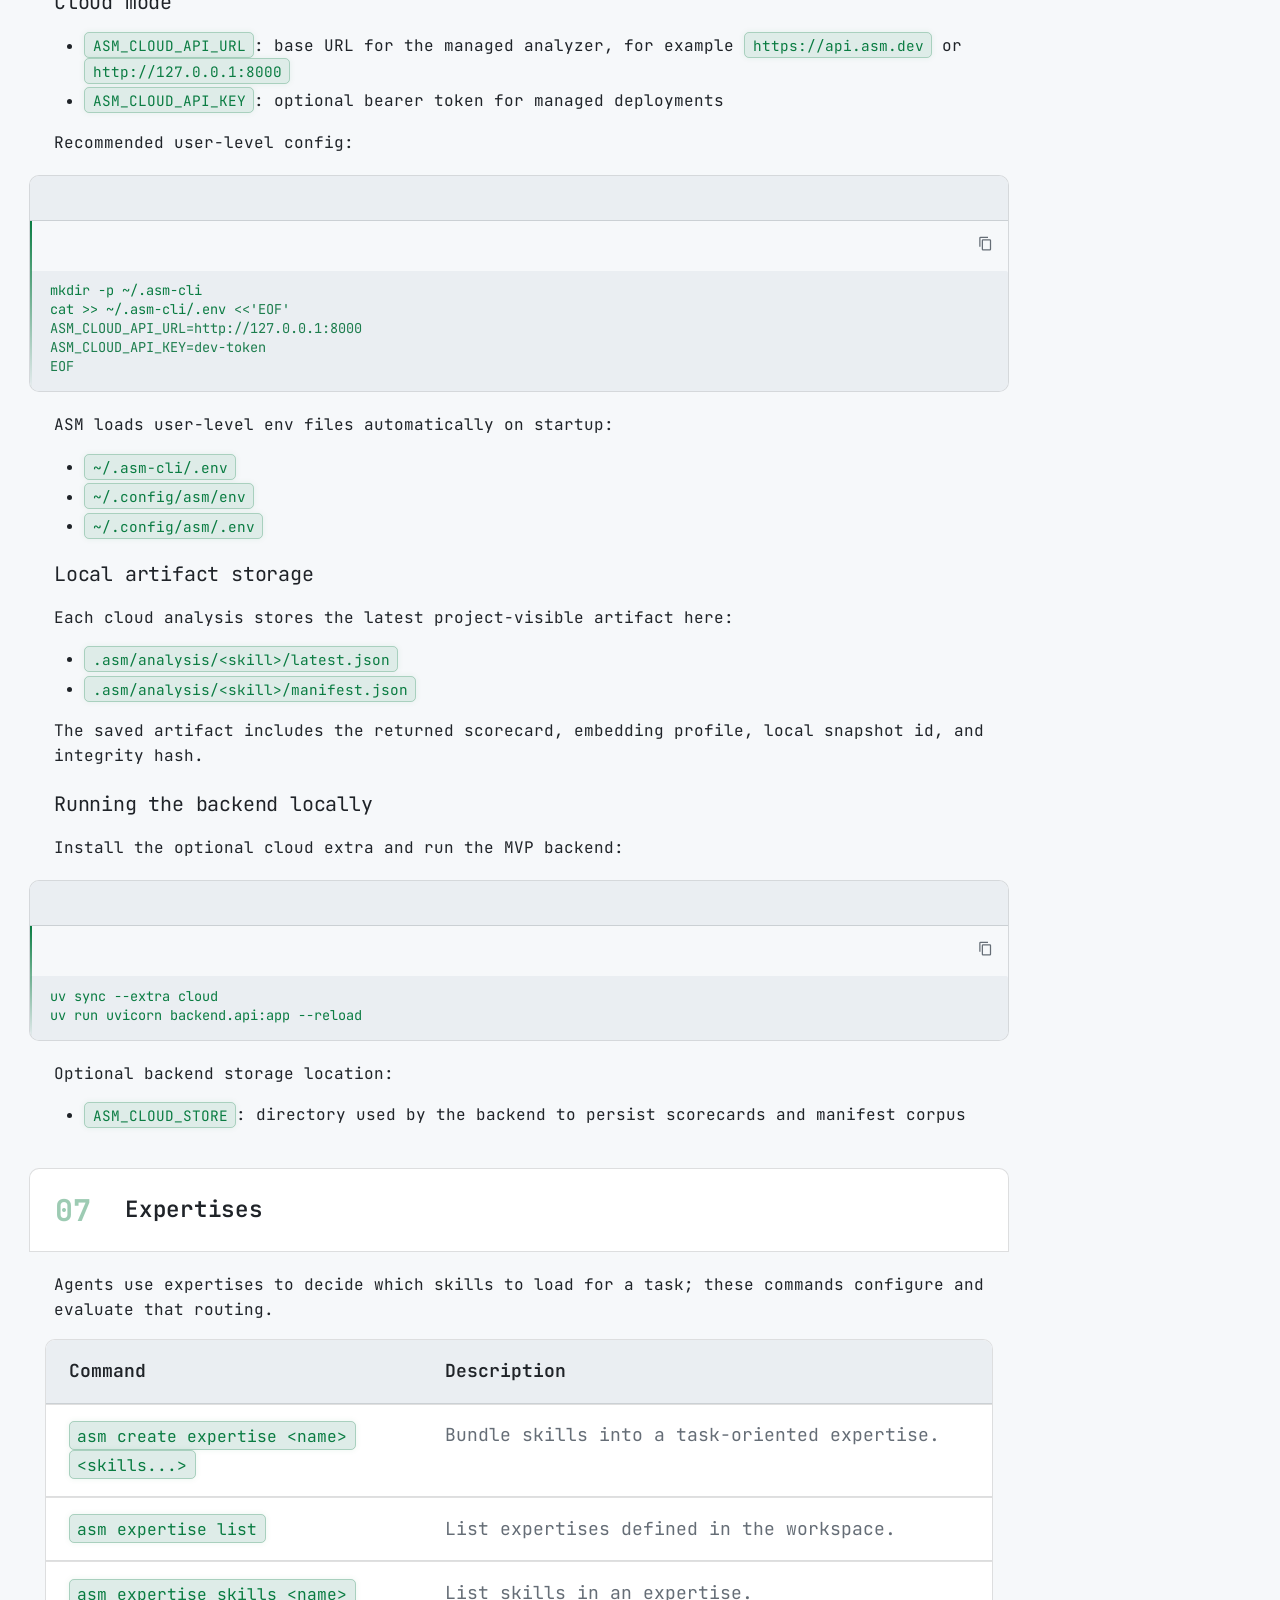
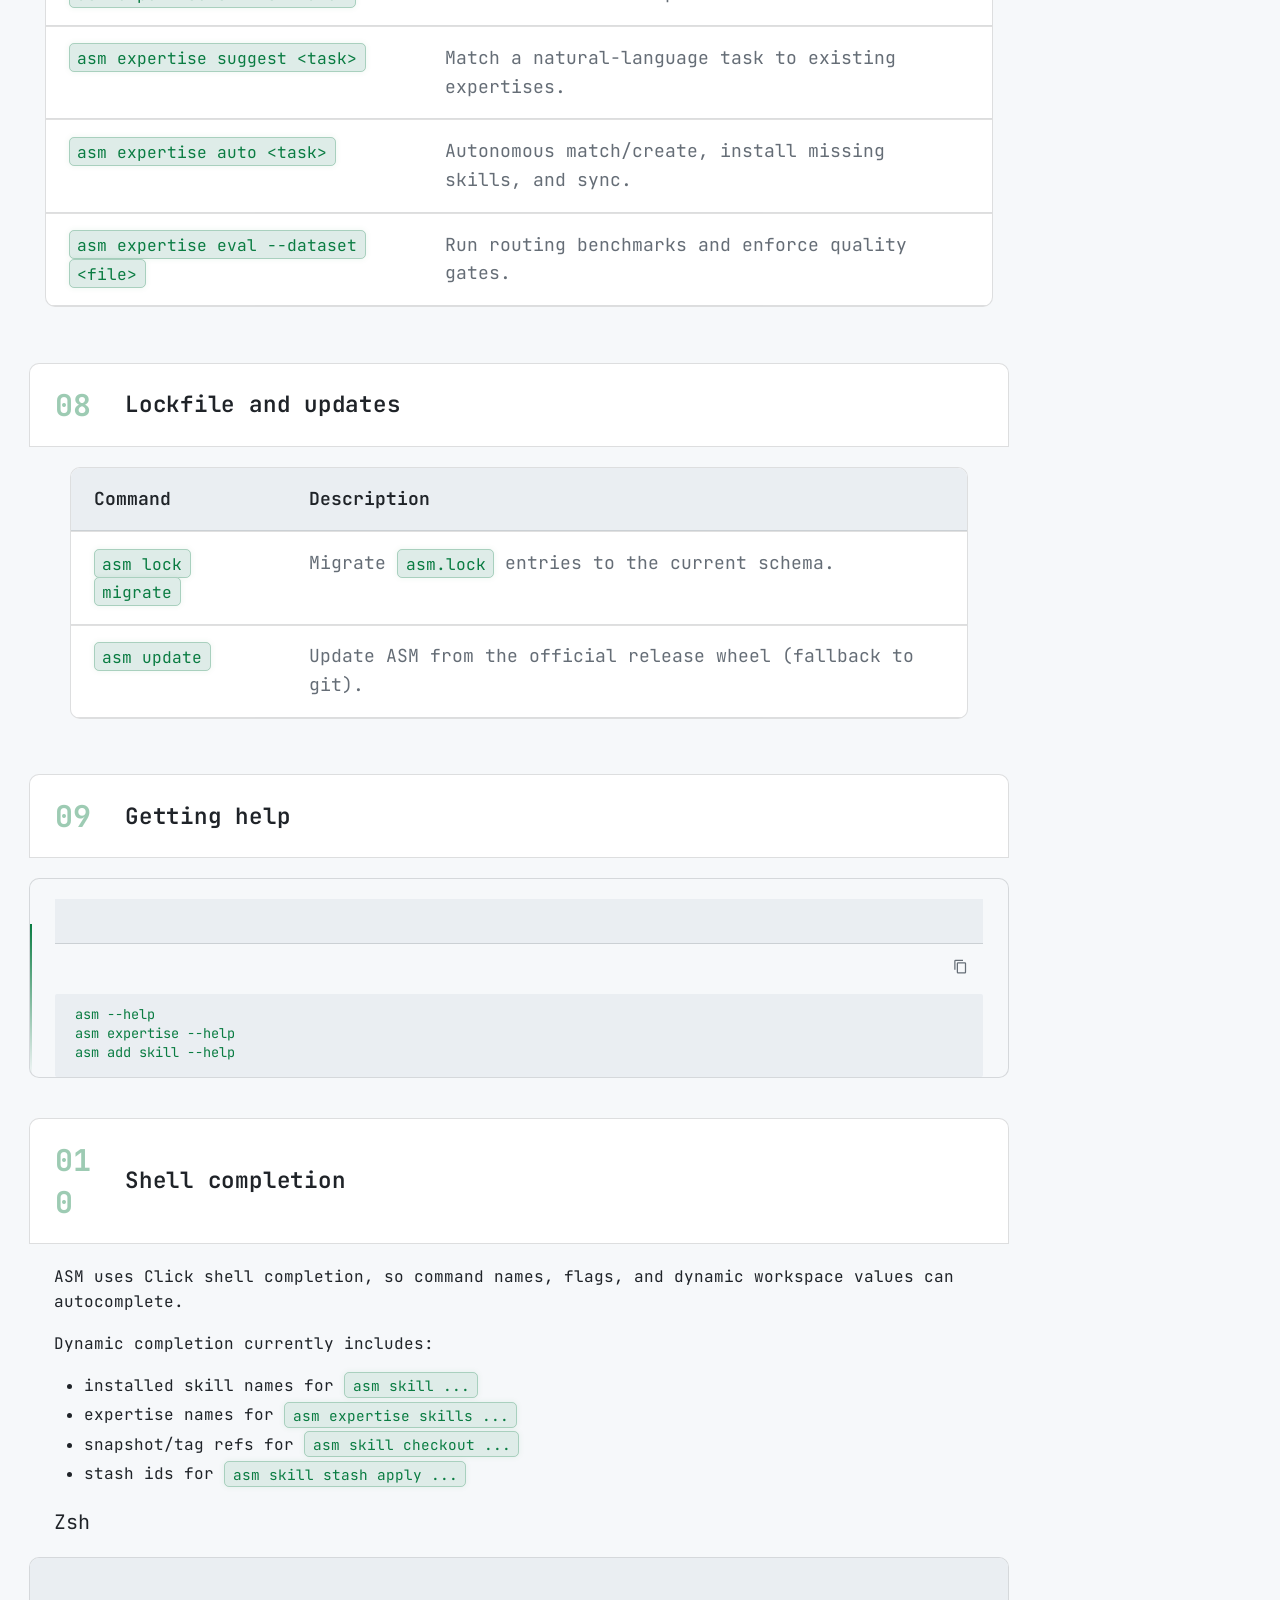
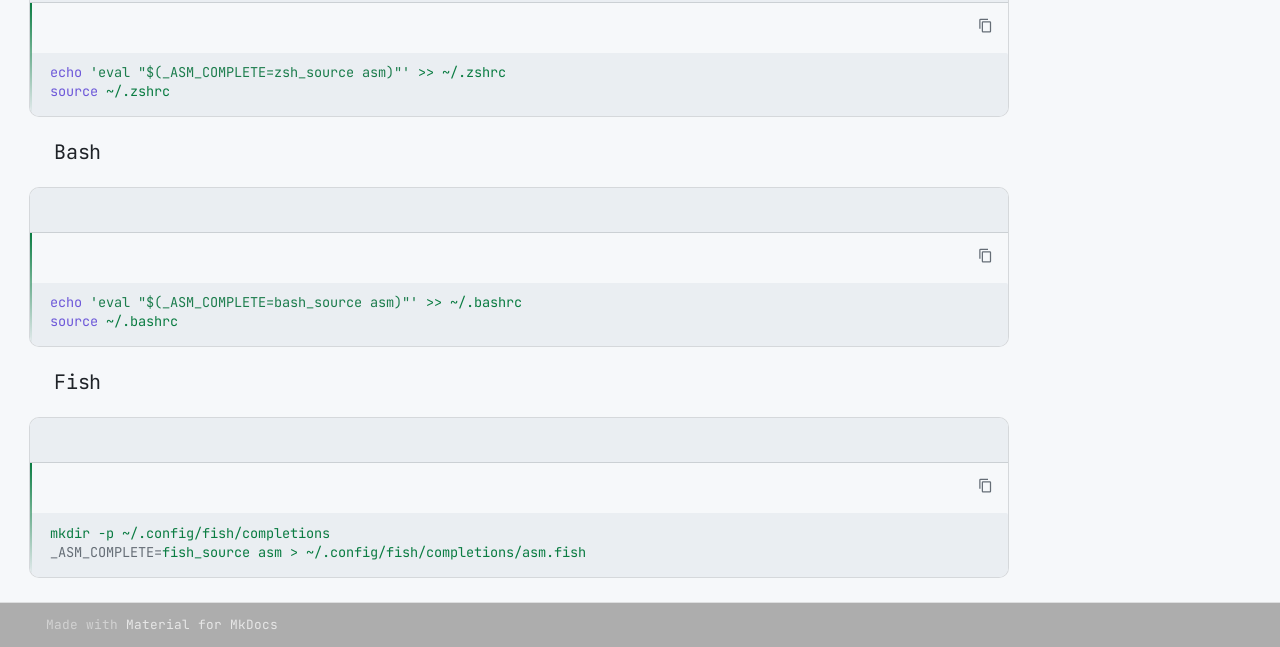
<file: site/cli/index.html>
<!doctype html>
<html lang="en" class="no-js">
  <head>
    
      <meta charset="utf-8">
      <meta name="viewport" content="width=device-width,initial-scale=1">
      
        <meta name="description" content="Agent Skill Manager — SOTA expertise for IDE agents">
      
      
      
      
        <link rel="prev" href="../getting-started/">
      
      
        <link rel="next" href="../cloud-analyzer/">
      
      
        
      
      
      <link rel="icon" href="../assets/asm-logo.svg">
      <meta name="generator" content="mkdocs-1.6.1, mkdocs-material-9.7.3">
    
    
      
        <title>CLI reference - ASM — Agent Skill Manager</title>
      
    
    
      <link rel="stylesheet" href="../assets/stylesheets/main.484c7ddc.min.css">
      
        
        <link rel="stylesheet" href="../assets/stylesheets/palette.ab4e12ef.min.css">
      
      


    
    
      
    
    
      
        
        
        <link rel="preconnect" href="https://fonts.gstatic.com" crossorigin>
        <link rel="stylesheet" href="https://fonts.googleapis.com/css?family=JetBrains+Mono:300,300i,400,400i,700,700i%7CJetBrains+Mono:400,400i,700,700i&display=fallback">
        <style>:root{--md-text-font:"JetBrains Mono";--md-code-font:"JetBrains Mono"}</style>
      
    
    
      <link rel="stylesheet" href="../stylesheets/extra.css">
    
    <script>__md_scope=new URL("..",location),__md_hash=e=>[...e].reduce(((e,_)=>(e<<5)-e+_.charCodeAt(0)),0),__md_get=(e,_=localStorage,t=__md_scope)=>JSON.parse(_.getItem(t.pathname+"."+e)),__md_set=(e,_,t=localStorage,a=__md_scope)=>{try{t.setItem(a.pathname+"."+e,JSON.stringify(_))}catch(e){}}</script>
    
      

    
    
  </head>
  
  
    
    
      
    
    
    
    
    <body dir="ltr" data-md-color-scheme="default" data-md-color-primary="green" data-md-color-accent="cyan">
  
    
    <input class="md-toggle" data-md-toggle="drawer" type="checkbox" id="__drawer" autocomplete="off">
    <input class="md-toggle" data-md-toggle="search" type="checkbox" id="__search" autocomplete="off">
    <label class="md-overlay" for="__drawer"></label>
    <div data-md-component="skip">
      
        
        <a href="#cli-reference" class="md-skip">
          Skip to content
        </a>
      
    </div>
    <div data-md-component="announce">
      
    </div>
    
    
      

  

<header class="md-header md-header--shadow md-header--lifted" data-md-component="header">
  <nav class="md-header__inner md-grid" aria-label="Header">
    <a href=".." title="ASM — Agent Skill Manager" class="md-header__button md-logo" aria-label="ASM — Agent Skill Manager" data-md-component="logo">
      
  <img src="../assets/asm-logo.svg" alt="logo">

    </a>
    <label class="md-header__button md-icon" for="__drawer">
      
      <svg xmlns="http://www.w3.org/2000/svg" viewBox="0 0 24 24"><path d="M3 6h18v2H3zm0 5h18v2H3zm0 5h18v2H3z"/></svg>
    </label>
    <div class="md-header__title" data-md-component="header-title">
      <div class="md-header__ellipsis">
        <div class="md-header__topic">
          <span class="md-ellipsis">
            ASM — Agent Skill Manager
          </span>
        </div>
        <div class="md-header__topic" data-md-component="header-topic">
          <span class="md-ellipsis">
            
              CLI reference
            
          </span>
        </div>
      </div>
    </div>
    
      
        <form class="md-header__option" data-md-component="palette">
  
    
    
    
    <input class="md-option" data-md-color-media="(prefers-color-scheme: light)" data-md-color-scheme="default" data-md-color-primary="green" data-md-color-accent="cyan"  aria-label="Switch to dark mode"  type="radio" name="__palette" id="__palette_0">
    
      <label class="md-header__button md-icon" title="Switch to dark mode" for="__palette_1" hidden>
        <svg xmlns="http://www.w3.org/2000/svg" viewBox="0 0 24 24"><path d="M12 8a4 4 0 0 0-4 4 4 4 0 0 0 4 4 4 4 0 0 0 4-4 4 4 0 0 0-4-4m0 10a6 6 0 0 1-6-6 6 6 0 0 1 6-6 6 6 0 0 1 6 6 6 6 0 0 1-6 6m8-9.31V4h-4.69L12 .69 8.69 4H4v4.69L.69 12 4 15.31V20h4.69L12 23.31 15.31 20H20v-4.69L23.31 12z"/></svg>
      </label>
    
  
    
    
    
    <input class="md-option" data-md-color-media="(prefers-color-scheme: dark)" data-md-color-scheme="slate" data-md-color-primary="green" data-md-color-accent="cyan"  aria-label="Switch to light mode"  type="radio" name="__palette" id="__palette_1">
    
      <label class="md-header__button md-icon" title="Switch to light mode" for="__palette_0" hidden>
        <svg xmlns="http://www.w3.org/2000/svg" viewBox="0 0 24 24"><path d="M12 18c-.89 0-1.74-.2-2.5-.55C11.56 16.5 13 14.42 13 12s-1.44-4.5-3.5-5.45C10.26 6.2 11.11 6 12 6a6 6 0 0 1 6 6 6 6 0 0 1-6 6m8-9.31V4h-4.69L12 .69 8.69 4H4v4.69L.69 12 4 15.31V20h4.69L12 23.31 15.31 20H20v-4.69L23.31 12z"/></svg>
      </label>
    
  
</form>
      
    
    
      <script>var palette=__md_get("__palette");if(palette&&palette.color){if("(prefers-color-scheme)"===palette.color.media){var media=matchMedia("(prefers-color-scheme: light)"),input=document.querySelector(media.matches?"[data-md-color-media='(prefers-color-scheme: light)']":"[data-md-color-media='(prefers-color-scheme: dark)']");palette.color.media=input.getAttribute("data-md-color-media"),palette.color.scheme=input.getAttribute("data-md-color-scheme"),palette.color.primary=input.getAttribute("data-md-color-primary"),palette.color.accent=input.getAttribute("data-md-color-accent")}for(var[key,value]of Object.entries(palette.color))document.body.setAttribute("data-md-color-"+key,value)}</script>
    
    
    
      
      
        <label class="md-header__button md-icon" for="__search">
          
          <svg xmlns="http://www.w3.org/2000/svg" viewBox="0 0 24 24"><path d="M9.5 3A6.5 6.5 0 0 1 16 9.5c0 1.61-.59 3.09-1.56 4.23l.27.27h.79l5 5-1.5 1.5-5-5v-.79l-.27-.27A6.52 6.52 0 0 1 9.5 16 6.5 6.5 0 0 1 3 9.5 6.5 6.5 0 0 1 9.5 3m0 2C7 5 5 7 5 9.5S7 14 9.5 14 14 12 14 9.5 12 5 9.5 5"/></svg>
        </label>
        <div class="md-search" data-md-component="search" role="dialog">
  <label class="md-search__overlay" for="__search"></label>
  <div class="md-search__inner" role="search">
    <form class="md-search__form" name="search">
      <input type="text" class="md-search__input" name="query" aria-label="Search" placeholder="Search" autocapitalize="off" autocorrect="off" autocomplete="off" spellcheck="false" data-md-component="search-query" required>
      <label class="md-search__icon md-icon" for="__search">
        
        <svg xmlns="http://www.w3.org/2000/svg" viewBox="0 0 24 24"><path d="M9.5 3A6.5 6.5 0 0 1 16 9.5c0 1.61-.59 3.09-1.56 4.23l.27.27h.79l5 5-1.5 1.5-5-5v-.79l-.27-.27A6.52 6.52 0 0 1 9.5 16 6.5 6.5 0 0 1 3 9.5 6.5 6.5 0 0 1 9.5 3m0 2C7 5 5 7 5 9.5S7 14 9.5 14 14 12 14 9.5 12 5 9.5 5"/></svg>
        
        <svg xmlns="http://www.w3.org/2000/svg" viewBox="0 0 24 24"><path d="M20 11v2H8l5.5 5.5-1.42 1.42L4.16 12l7.92-7.92L13.5 5.5 8 11z"/></svg>
      </label>
      <nav class="md-search__options" aria-label="Search">
        
        <button type="reset" class="md-search__icon md-icon" title="Clear" aria-label="Clear" tabindex="-1">
          
          <svg xmlns="http://www.w3.org/2000/svg" viewBox="0 0 24 24"><path d="M19 6.41 17.59 5 12 10.59 6.41 5 5 6.41 10.59 12 5 17.59 6.41 19 12 13.41 17.59 19 19 17.59 13.41 12z"/></svg>
        </button>
      </nav>
      
        <div class="md-search__suggest" data-md-component="search-suggest"></div>
      
    </form>
    <div class="md-search__output">
      <div class="md-search__scrollwrap" tabindex="0" data-md-scrollfix>
        <div class="md-search-result" data-md-component="search-result">
          <div class="md-search-result__meta">
            Initializing search
          </div>
          <ol class="md-search-result__list" role="presentation"></ol>
        </div>
      </div>
    </div>
  </div>
</div>
      
    
    
      <div class="md-header__source">
        <a href="https://github.com/gil-kapel/asm" title="Go to repository" class="md-source" data-md-component="source">
  <div class="md-source__icon md-icon">
    
    <svg xmlns="http://www.w3.org/2000/svg" viewBox="0 0 512 512"><!--! Font Awesome Free 7.1.0 by @fontawesome - https://fontawesome.com License - https://fontawesome.com/license/free (Icons: CC BY 4.0, Fonts: SIL OFL 1.1, Code: MIT License) Copyright 2025 Fonticons, Inc.--><path d="M173.9 397.4c0 2-2.3 3.6-5.2 3.6-3.3.3-5.6-1.3-5.6-3.6 0-2 2.3-3.6 5.2-3.6 3-.3 5.6 1.3 5.6 3.6m-31.1-4.5c-.7 2 1.3 4.3 4.3 4.9 2.6 1 5.6 0 6.2-2s-1.3-4.3-4.3-5.2c-2.6-.7-5.5.3-6.2 2.3m44.2-1.7c-2.9.7-4.9 2.6-4.6 4.9.3 2 2.9 3.3 5.9 2.6 2.9-.7 4.9-2.6 4.6-4.6-.3-1.9-3-3.2-5.9-2.9M252.8 8C114.1 8 8 113.3 8 252c0 110.9 69.8 205.8 169.5 239.2 12.8 2.3 17.3-5.6 17.3-12.1 0-6.2-.3-40.4-.3-61.4 0 0-70 15-84.7-29.8 0 0-11.4-29.1-27.8-36.6 0 0-22.9-15.7 1.6-15.4 0 0 24.9 2 38.6 25.8 21.9 38.6 58.6 27.5 72.9 20.9 2.3-16 8.8-27.1 16-33.7-55.9-6.2-112.3-14.3-112.3-110.5 0-27.5 7.6-41.3 23.6-58.9-2.6-6.5-11.1-33.3 2.6-67.9 20.9-6.5 69 27 69 27 20-5.6 41.5-8.5 62.8-8.5s42.8 2.9 62.8 8.5c0 0 48.1-33.6 69-27 13.7 34.7 5.2 61.4 2.6 67.9 16 17.7 25.8 31.5 25.8 58.9 0 96.5-58.9 104.2-114.8 110.5 9.2 7.9 17 22.9 17 46.4 0 33.7-.3 75.4-.3 83.6 0 6.5 4.6 14.4 17.3 12.1C436.2 457.8 504 362.9 504 252 504 113.3 391.5 8 252.8 8M105.2 352.9c-1.3 1-1 3.3.7 5.2 1.6 1.6 3.9 2.3 5.2 1 1.3-1 1-3.3-.7-5.2-1.6-1.6-3.9-2.3-5.2-1m-10.8-8.1c-.7 1.3.3 2.9 2.3 3.9 1.6 1 3.6.7 4.3-.7.7-1.3-.3-2.9-2.3-3.9-2-.6-3.6-.3-4.3.7m32.4 35.6c-1.6 1.3-1 4.3 1.3 6.2 2.3 2.3 5.2 2.6 6.5 1 1.3-1.3.7-4.3-1.3-6.2-2.2-2.3-5.2-2.6-6.5-1m-11.4-14.7c-1.6 1-1.6 3.6 0 5.9s4.3 3.3 5.6 2.3c1.6-1.3 1.6-3.9 0-6.2-1.4-2.3-4-3.3-5.6-2"/></svg>
  </div>
  <div class="md-source__repository">
    gil-kapel/asm
  </div>
</a>
      </div>
    
  </nav>
  
    
      
<nav class="md-tabs" aria-label="Tabs" data-md-component="tabs">
  <div class="md-grid">
    <ul class="md-tabs__list">
      
        
  
  
  
  
    <li class="md-tabs__item">
      <a href=".." class="md-tabs__link">
        
  
  
    
  
  Overview

      </a>
    </li>
  

      
        
  
  
  
  
    <li class="md-tabs__item">
      <a href="../getting-started/" class="md-tabs__link">
        
  
  
    
  
  Getting started

      </a>
    </li>
  

      
        
  
  
  
    
  
  
    <li class="md-tabs__item md-tabs__item--active">
      <a href="./" class="md-tabs__link">
        
  
  
    
  
  CLI reference

      </a>
    </li>
  

      
        
  
  
  
  
    <li class="md-tabs__item">
      <a href="../cloud-analyzer/" class="md-tabs__link">
        
  
  
    
  
  Cloud analyzer

      </a>
    </li>
  

      
        
  
  
  
  
    <li class="md-tabs__item">
      <a href="../expertises/" class="md-tabs__link">
        
  
  
    
  
  Expertises

      </a>
    </li>
  

      
        
  
  
  
  
    
    
      <li class="md-tabs__item">
        <a href="../skills/authoring/" class="md-tabs__link">
          
  
  
  Skills

        </a>
      </li>
    
  

      
        
  
  
  
  
    <li class="md-tabs__item">
      <a href="../releases/" class="md-tabs__link">
        
  
  
    
  
  Release notes

      </a>
    </li>
  

      
    </ul>
  </div>
</nav>
    
  
</header>
    
    <div class="md-container" data-md-component="container">
      
      
        
      
      <main class="md-main" data-md-component="main">
        <div class="md-main__inner md-grid">
          
            
              
              <div class="md-sidebar md-sidebar--primary" data-md-component="sidebar" data-md-type="navigation" >
                <div class="md-sidebar__scrollwrap">
                  <div class="md-sidebar__inner">
                    


  


<nav class="md-nav md-nav--primary md-nav--lifted" aria-label="Navigation" data-md-level="0">
  <label class="md-nav__title" for="__drawer">
    <a href=".." title="ASM — Agent Skill Manager" class="md-nav__button md-logo" aria-label="ASM — Agent Skill Manager" data-md-component="logo">
      
  <img src="../assets/asm-logo.svg" alt="logo">

    </a>
    ASM — Agent Skill Manager
  </label>
  
    <div class="md-nav__source">
      <a href="https://github.com/gil-kapel/asm" title="Go to repository" class="md-source" data-md-component="source">
  <div class="md-source__icon md-icon">
    
    <svg xmlns="http://www.w3.org/2000/svg" viewBox="0 0 512 512"><!--! Font Awesome Free 7.1.0 by @fontawesome - https://fontawesome.com License - https://fontawesome.com/license/free (Icons: CC BY 4.0, Fonts: SIL OFL 1.1, Code: MIT License) Copyright 2025 Fonticons, Inc.--><path d="M173.9 397.4c0 2-2.3 3.6-5.2 3.6-3.3.3-5.6-1.3-5.6-3.6 0-2 2.3-3.6 5.2-3.6 3-.3 5.6 1.3 5.6 3.6m-31.1-4.5c-.7 2 1.3 4.3 4.3 4.9 2.6 1 5.6 0 6.2-2s-1.3-4.3-4.3-5.2c-2.6-.7-5.5.3-6.2 2.3m44.2-1.7c-2.9.7-4.9 2.6-4.6 4.9.3 2 2.9 3.3 5.9 2.6 2.9-.7 4.9-2.6 4.6-4.6-.3-1.9-3-3.2-5.9-2.9M252.8 8C114.1 8 8 113.3 8 252c0 110.9 69.8 205.8 169.5 239.2 12.8 2.3 17.3-5.6 17.3-12.1 0-6.2-.3-40.4-.3-61.4 0 0-70 15-84.7-29.8 0 0-11.4-29.1-27.8-36.6 0 0-22.9-15.7 1.6-15.4 0 0 24.9 2 38.6 25.8 21.9 38.6 58.6 27.5 72.9 20.9 2.3-16 8.8-27.1 16-33.7-55.9-6.2-112.3-14.3-112.3-110.5 0-27.5 7.6-41.3 23.6-58.9-2.6-6.5-11.1-33.3 2.6-67.9 20.9-6.5 69 27 69 27 20-5.6 41.5-8.5 62.8-8.5s42.8 2.9 62.8 8.5c0 0 48.1-33.6 69-27 13.7 34.7 5.2 61.4 2.6 67.9 16 17.7 25.8 31.5 25.8 58.9 0 96.5-58.9 104.2-114.8 110.5 9.2 7.9 17 22.9 17 46.4 0 33.7-.3 75.4-.3 83.6 0 6.5 4.6 14.4 17.3 12.1C436.2 457.8 504 362.9 504 252 504 113.3 391.5 8 252.8 8M105.2 352.9c-1.3 1-1 3.3.7 5.2 1.6 1.6 3.9 2.3 5.2 1 1.3-1 1-3.3-.7-5.2-1.6-1.6-3.9-2.3-5.2-1m-10.8-8.1c-.7 1.3.3 2.9 2.3 3.9 1.6 1 3.6.7 4.3-.7.7-1.3-.3-2.9-2.3-3.9-2-.6-3.6-.3-4.3.7m32.4 35.6c-1.6 1.3-1 4.3 1.3 6.2 2.3 2.3 5.2 2.6 6.5 1 1.3-1.3.7-4.3-1.3-6.2-2.2-2.3-5.2-2.6-6.5-1m-11.4-14.7c-1.6 1-1.6 3.6 0 5.9s4.3 3.3 5.6 2.3c1.6-1.3 1.6-3.9 0-6.2-1.4-2.3-4-3.3-5.6-2"/></svg>
  </div>
  <div class="md-source__repository">
    gil-kapel/asm
  </div>
</a>
    </div>
  
  <ul class="md-nav__list" data-md-scrollfix>
    
      
      
  
  
  
  
    <li class="md-nav__item">
      <a href=".." class="md-nav__link">
        
  
  
  <span class="md-ellipsis">
    
  
    Overview
  

    
  </span>
  
  

      </a>
    </li>
  

    
      
      
  
  
  
  
    <li class="md-nav__item">
      <a href="../getting-started/" class="md-nav__link">
        
  
  
  <span class="md-ellipsis">
    
  
    Getting started
  

    
  </span>
  
  

      </a>
    </li>
  

    
      
      
  
  
    
  
  
  
    <li class="md-nav__item md-nav__item--active">
      
      <input class="md-nav__toggle md-toggle" type="checkbox" id="__toc">
      
      
        
      
      
        <label class="md-nav__link md-nav__link--active" for="__toc">
          
  
  
  <span class="md-ellipsis">
    
  
    CLI reference
  

    
  </span>
  
  

          <span class="md-nav__icon md-icon"></span>
        </label>
      
      <a href="./" class="md-nav__link md-nav__link--active">
        
  
  
  <span class="md-ellipsis">
    
  
    CLI reference
  

    
  </span>
  
  

      </a>
      
        

<nav class="md-nav md-nav--secondary" aria-label="Table of contents">
  
  
  
    
  
  
    <label class="md-nav__title" for="__toc">
      <span class="md-nav__icon md-icon"></span>
      Table of contents
    </label>
    <ul class="md-nav__list" data-md-component="toc" data-md-scrollfix>
      
        <li class="md-nav__item">
  <a href="#workspace" class="md-nav__link">
    <span class="md-ellipsis">
      
        Workspace
      
    </span>
  </a>
  
</li>
      
        <li class="md-nav__item">
  <a href="#discovery-and-skills" class="md-nav__link">
    <span class="md-ellipsis">
      
        Discovery and skills
      
    </span>
  </a>
  
</li>
      
        <li class="md-nav__item">
  <a href="#cloud-analyzer" class="md-nav__link">
    <span class="md-ellipsis">
      
        Cloud analyzer
      
    </span>
  </a>
  
</li>
      
        <li class="md-nav__item">
  <a href="#iterative-skill-creation" class="md-nav__link">
    <span class="md-ellipsis">
      
        Iterative skill creation
      
    </span>
  </a>
  
</li>
      
        <li class="md-nav__item">
  <a href="#github-repo-enrichment" class="md-nav__link">
    <span class="md-ellipsis">
      
        GitHub repo enrichment
      
    </span>
  </a>
  
</li>
      
        <li class="md-nav__item">
  <a href="#share-a-skill" class="md-nav__link">
    <span class="md-ellipsis">
      
        Share a skill
      
    </span>
  </a>
  
    <nav class="md-nav" aria-label="Share a skill">
      <ul class="md-nav__list">
        
          <li class="md-nav__item">
  <a href="#command" class="md-nav__link">
    <span class="md-ellipsis">
      
        Command
      
    </span>
  </a>
  
</li>
        
          <li class="md-nav__item">
  <a href="#local-mode" class="md-nav__link">
    <span class="md-ellipsis">
      
        Local mode
      
    </span>
  </a>
  
</li>
        
          <li class="md-nav__item">
  <a href="#cloud-mode" class="md-nav__link">
    <span class="md-ellipsis">
      
        Cloud mode
      
    </span>
  </a>
  
</li>
        
          <li class="md-nav__item">
  <a href="#local-artifact-storage" class="md-nav__link">
    <span class="md-ellipsis">
      
        Local artifact storage
      
    </span>
  </a>
  
</li>
        
          <li class="md-nav__item">
  <a href="#running-the-backend-locally" class="md-nav__link">
    <span class="md-ellipsis">
      
        Running the backend locally
      
    </span>
  </a>
  
</li>
        
      </ul>
    </nav>
  
</li>
      
        <li class="md-nav__item">
  <a href="#expertises" class="md-nav__link">
    <span class="md-ellipsis">
      
        Expertises
      
    </span>
  </a>
  
</li>
      
        <li class="md-nav__item">
  <a href="#lockfile-and-updates" class="md-nav__link">
    <span class="md-ellipsis">
      
        Lockfile and updates
      
    </span>
  </a>
  
</li>
      
        <li class="md-nav__item">
  <a href="#getting-help" class="md-nav__link">
    <span class="md-ellipsis">
      
        Getting help
      
    </span>
  </a>
  
</li>
      
        <li class="md-nav__item">
  <a href="#shell-completion" class="md-nav__link">
    <span class="md-ellipsis">
      
        Shell completion
      
    </span>
  </a>
  
    <nav class="md-nav" aria-label="Shell completion">
      <ul class="md-nav__list">
        
          <li class="md-nav__item">
  <a href="#zsh" class="md-nav__link">
    <span class="md-ellipsis">
      
        Zsh
      
    </span>
  </a>
  
</li>
        
          <li class="md-nav__item">
  <a href="#bash" class="md-nav__link">
    <span class="md-ellipsis">
      
        Bash
      
    </span>
  </a>
  
</li>
        
          <li class="md-nav__item">
  <a href="#fish" class="md-nav__link">
    <span class="md-ellipsis">
      
        Fish
      
    </span>
  </a>
  
</li>
        
      </ul>
    </nav>
  
</li>
      
    </ul>
  
</nav>
      
    </li>
  

    
      
      
  
  
  
  
    <li class="md-nav__item">
      <a href="../cloud-analyzer/" class="md-nav__link">
        
  
  
  <span class="md-ellipsis">
    
  
    Cloud analyzer
  

    
  </span>
  
  

      </a>
    </li>
  

    
      
      
  
  
  
  
    <li class="md-nav__item">
      <a href="../expertises/" class="md-nav__link">
        
  
  
  <span class="md-ellipsis">
    
  
    Expertises
  

    
  </span>
  
  

      </a>
    </li>
  

    
      
      
  
  
  
  
    
    
    
    
      
      
        
      
    
    
    <li class="md-nav__item md-nav__item--nested">
      
        
        
          
        
        <input class="md-nav__toggle md-toggle md-toggle--indeterminate" type="checkbox" id="__nav_6" >
        
          
          <label class="md-nav__link" for="__nav_6" id="__nav_6_label" tabindex="0">
            
  
  
  <span class="md-ellipsis">
    
  
    Skills
  

    
  </span>
  
  

            <span class="md-nav__icon md-icon"></span>
          </label>
        
        <nav class="md-nav" data-md-level="1" aria-labelledby="__nav_6_label" aria-expanded="false">
          <label class="md-nav__title" for="__nav_6">
            <span class="md-nav__icon md-icon"></span>
            
  
    Skills
  

          </label>
          <ul class="md-nav__list" data-md-scrollfix>
            
              
                
  
  
  
  
    <li class="md-nav__item">
      <a href="../skills/authoring/" class="md-nav__link">
        
  
  
  <span class="md-ellipsis">
    
  
    Authoring skills
  

    
  </span>
  
  

      </a>
    </li>
  

              
            
          </ul>
        </nav>
      
    </li>
  

    
      
      
  
  
  
  
    <li class="md-nav__item">
      <a href="../releases/" class="md-nav__link">
        
  
  
  <span class="md-ellipsis">
    
  
    Release notes
  

    
  </span>
  
  

      </a>
    </li>
  

    
  </ul>
</nav>
                  </div>
                </div>
              </div>
            
            
              
              <div class="md-sidebar md-sidebar--secondary" data-md-component="sidebar" data-md-type="toc" >
                <div class="md-sidebar__scrollwrap">
                  <div class="md-sidebar__inner">
                    

<nav class="md-nav md-nav--secondary" aria-label="Table of contents">
  
  
  
    
  
  
    <label class="md-nav__title" for="__toc">
      <span class="md-nav__icon md-icon"></span>
      Table of contents
    </label>
    <ul class="md-nav__list" data-md-component="toc" data-md-scrollfix>
      
        <li class="md-nav__item">
  <a href="#workspace" class="md-nav__link">
    <span class="md-ellipsis">
      
        Workspace
      
    </span>
  </a>
  
</li>
      
        <li class="md-nav__item">
  <a href="#discovery-and-skills" class="md-nav__link">
    <span class="md-ellipsis">
      
        Discovery and skills
      
    </span>
  </a>
  
</li>
      
        <li class="md-nav__item">
  <a href="#cloud-analyzer" class="md-nav__link">
    <span class="md-ellipsis">
      
        Cloud analyzer
      
    </span>
  </a>
  
</li>
      
        <li class="md-nav__item">
  <a href="#iterative-skill-creation" class="md-nav__link">
    <span class="md-ellipsis">
      
        Iterative skill creation
      
    </span>
  </a>
  
</li>
      
        <li class="md-nav__item">
  <a href="#github-repo-enrichment" class="md-nav__link">
    <span class="md-ellipsis">
      
        GitHub repo enrichment
      
    </span>
  </a>
  
</li>
      
        <li class="md-nav__item">
  <a href="#share-a-skill" class="md-nav__link">
    <span class="md-ellipsis">
      
        Share a skill
      
    </span>
  </a>
  
    <nav class="md-nav" aria-label="Share a skill">
      <ul class="md-nav__list">
        
          <li class="md-nav__item">
  <a href="#command" class="md-nav__link">
    <span class="md-ellipsis">
      
        Command
      
    </span>
  </a>
  
</li>
        
          <li class="md-nav__item">
  <a href="#local-mode" class="md-nav__link">
    <span class="md-ellipsis">
      
        Local mode
      
    </span>
  </a>
  
</li>
        
          <li class="md-nav__item">
  <a href="#cloud-mode" class="md-nav__link">
    <span class="md-ellipsis">
      
        Cloud mode
      
    </span>
  </a>
  
</li>
        
          <li class="md-nav__item">
  <a href="#local-artifact-storage" class="md-nav__link">
    <span class="md-ellipsis">
      
        Local artifact storage
      
    </span>
  </a>
  
</li>
        
          <li class="md-nav__item">
  <a href="#running-the-backend-locally" class="md-nav__link">
    <span class="md-ellipsis">
      
        Running the backend locally
      
    </span>
  </a>
  
</li>
        
      </ul>
    </nav>
  
</li>
      
        <li class="md-nav__item">
  <a href="#expertises" class="md-nav__link">
    <span class="md-ellipsis">
      
        Expertises
      
    </span>
  </a>
  
</li>
      
        <li class="md-nav__item">
  <a href="#lockfile-and-updates" class="md-nav__link">
    <span class="md-ellipsis">
      
        Lockfile and updates
      
    </span>
  </a>
  
</li>
      
        <li class="md-nav__item">
  <a href="#getting-help" class="md-nav__link">
    <span class="md-ellipsis">
      
        Getting help
      
    </span>
  </a>
  
</li>
      
        <li class="md-nav__item">
  <a href="#shell-completion" class="md-nav__link">
    <span class="md-ellipsis">
      
        Shell completion
      
    </span>
  </a>
  
    <nav class="md-nav" aria-label="Shell completion">
      <ul class="md-nav__list">
        
          <li class="md-nav__item">
  <a href="#zsh" class="md-nav__link">
    <span class="md-ellipsis">
      
        Zsh
      
    </span>
  </a>
  
</li>
        
          <li class="md-nav__item">
  <a href="#bash" class="md-nav__link">
    <span class="md-ellipsis">
      
        Bash
      
    </span>
  </a>
  
</li>
        
          <li class="md-nav__item">
  <a href="#fish" class="md-nav__link">
    <span class="md-ellipsis">
      
        Fish
      
    </span>
  </a>
  
</li>
        
      </ul>
    </nav>
  
</li>
      
    </ul>
  
</nav>
                  </div>
                </div>
              </div>
            
          
          
            <div class="md-content" data-md-component="content">
              
              <article class="md-content__inner md-typeset">
                
                  


  
  


<h1 id="cli-reference">CLI reference</h1>
<p>ASM exposes a single entrypoint, <code>asm</code>, with subcommands grouped by workflow. For options and examples, run any command with <code>--help</code> (e.g. <code>asm expertise --help</code>).</p>
<h2 id="workspace">Workspace</h2>
<table>
<thead>
<tr>
<th>Command</th>
<th>Description</th>
</tr>
</thead>
<tbody>
<tr>
<td><code>asm init</code></td>
<td>Initialise an ASM workspace (<code>asm.toml</code> + <code>.asm/</code>).</td>
</tr>
<tr>
<td><code>asm sync</code></td>
<td>Install missing skills, verify integrity, and sync agent configs.</td>
</tr>
</tbody>
</table>
<h2 id="discovery-and-skills">Discovery and skills</h2>
<table>
<thead>
<tr>
<th>Command</th>
<th>Description</th>
</tr>
</thead>
<tbody>
<tr>
<td><code>asm search &lt;query&gt;</code></td>
<td>Federated discovery across curated registries and providers.</td>
</tr>
<tr>
<td><code>asm add skill &lt;source&gt;</code></td>
<td>Install a skill from GitHub, Smithery, Playbooks, or a local path.</td>
</tr>
<tr>
<td><code>asm skill list</code></td>
<td>List skills registered in the workspace.</td>
</tr>
<tr>
<td><code>asm skill analyze &lt;name&gt; --cloud</code></td>
<td>Submit one local skill to the ASM cloud analyzer and store the latest scorecard under <code>.asm/analysis/</code>.</td>
</tr>
<tr>
<td><code>asm skill analyze &lt;name&gt; --local</code></td>
<td>Analyze one local skill with OpenAI using <code>ASM_LLM_MODEL</code> and <code>OPENAI_API_KEY</code>.</td>
</tr>
<tr>
<td><code>asm create skill &lt;name&gt; &lt;desc&gt;</code></td>
<td>Scaffold a new skill package, optionally with <code>--ai</code>, <code>--github-search</code>, or iterative <code>--loop</code> refinement.</td>
</tr>
<tr>
<td><code>asm skill share &lt;name&gt;</code></td>
<td>Package one local skill into <code>dist/skills/</code> as a folder plus zip archive for publishing or reuse.</td>
</tr>
<tr>
<td><code>asm skill commit &lt;name&gt; -m &lt;msg&gt;</code></td>
<td>Commit local changes of a skill.</td>
</tr>
<tr>
<td><code>asm skill stash push</code> / <code>apply</code></td>
<td>Save or restore WIP snapshots.</td>
</tr>
<tr>
<td><code>asm skill tag</code> / <code>checkout</code> / <code>history</code> / <code>status</code> / <code>diff</code></td>
<td>Manage and inspect skill versions.</td>
</tr>
</tbody>
</table>
<h2 id="cloud-analyzer">Cloud analyzer</h2>
<p><code>asm skill analyze</code> supports two explicit modes and does not affect local/offline ASM flows outside analysis itself.</p>
<h2 id="iterative-skill-creation">Iterative skill creation</h2>
<p><code>asm create skill</code> can run a local build/analyze/rewrite loop when you want ASM to keep improving the draft before it finishes.</p>
<div class="highlight"><pre><span></span><code><a id="__codelineno-0-1" name="__codelineno-0-1" href="#__codelineno-0-1"></a>asm<span class="w"> </span>create<span class="w"> </span>skill<span class="w"> </span>sqlmodel-database<span class="w"> </span><span class="s2">&quot;Async SQLModel patterns&quot;</span><span class="w"> </span>--loop
<a id="__codelineno-0-2" name="__codelineno-0-2" href="#__codelineno-0-2"></a>asm<span class="w"> </span>create<span class="w"> </span>skill<span class="w"> </span>sqlmodel-database<span class="w"> </span><span class="s2">&quot;Async SQLModel patterns&quot;</span><span class="w"> </span>--loop<span class="w"> </span>--target-score<span class="w"> </span><span class="m">0</span>.9<span class="w"> </span>--max-tries<span class="w"> </span><span class="m">5</span>
</code></pre></div>
<p><code>--loop</code> uses the same OpenAI setup as <code>--ai</code> and local analysis:</p>
<ul>
<li><code>ASM_LLM_MODEL</code> or <code>--model</code></li>
<li><code>OPENAI_API_KEY</code></li>
</ul>
<p>When enabled, ASM:</p>
<ul>
<li>generates the initial <code>SKILL.md</code></li>
<li>runs local analysis to get a scorecard</li>
<li>if the scorecard indicates weak trigger routing or evidence grounding, automatically fetches DeepWiki/GitHub evidence and materializes it into <code>references/research-iteration-&lt;n&gt;.md</code></li>
<li>feeds the scorecard <code>improvement_prompt</code> back into the writer</li>
<li>stops once the aggregate 0-1 score reaches <code>--target-score</code> or <code>--max-tries</code> is reached</li>
</ul>
<h2 id="github-repo-enrichment">GitHub repo enrichment</h2>
<p><code>asm create skill</code> can also search GitHub for relevant repositories and use the top matches as extra generation context.</p>
<div class="highlight"><pre><span></span><code><a id="__codelineno-1-1" name="__codelineno-1-1" href="#__codelineno-1-1"></a>asm<span class="w"> </span>create<span class="w"> </span>skill<span class="w"> </span>sqlmodel-database<span class="w"> </span><span class="s2">&quot;Async SQLModel patterns&quot;</span><span class="w"> </span>--github-search<span class="w"> </span><span class="s2">&quot;sqlmodel fastapi async&quot;</span>
<a id="__codelineno-1-2" name="__codelineno-1-2" href="#__codelineno-1-2"></a>asm<span class="w"> </span>create<span class="w"> </span>skill<span class="w"> </span>sqlmodel-database<span class="w"> </span><span class="s2">&quot;Async SQLModel patterns&quot;</span><span class="w"> </span>--github-search<span class="w"> </span><span class="s2">&quot;sqlmodel fastapi async&quot;</span><span class="w"> </span>--github-search-limit<span class="w"> </span><span class="m">2</span>
</code></pre></div>
<p>This path:</p>
<ul>
<li>searches GitHub repositories by stars</li>
<li>selects the top matches</li>
<li>reuses the DeepWiki repo fetcher to collect README, structure, docs, and key source files</li>
<li>sends the combined bundle into the LLM skill writer</li>
</ul>
<h2 id="share-a-skill">Share a skill</h2>
<p>ASM includes a core packaging path for user-authored skills so they can be shared outside the current workspace.</p>
<div class="highlight"><pre><span></span><code><a id="__codelineno-2-1" name="__codelineno-2-1" href="#__codelineno-2-1"></a>asm<span class="w"> </span>skill<span class="w"> </span>share<span class="w"> </span>langgraph-skill-builder
<a id="__codelineno-2-2" name="__codelineno-2-2" href="#__codelineno-2-2"></a>asm<span class="w"> </span>skill<span class="w"> </span>share<span class="w"> </span>langgraph-skill-builder<span class="w"> </span>--overwrite
<a id="__codelineno-2-3" name="__codelineno-2-3" href="#__codelineno-2-3"></a>asm<span class="w"> </span>skill<span class="w"> </span>share<span class="w"> </span>langgraph-skill-builder<span class="w"> </span>--out<span class="w"> </span>./dist/public-skills<span class="w"> </span>--overwrite
</code></pre></div>
<p>This command creates:</p>
<ul>
<li>a share folder under <code>dist/skills/&lt;name&gt;/</code></li>
<li>a zip archive at <code>dist/skills/&lt;name&gt;.zip</code></li>
<li>a <code>share.json</code> manifest with description, version, integrity, snapshot, and file inventory</li>
</ul>
<h3 id="command">Command</h3>
<div class="highlight"><pre><span></span><code><a id="__codelineno-3-1" name="__codelineno-3-1" href="#__codelineno-3-1"></a>asm<span class="w"> </span>skill<span class="w"> </span>analyze<span class="w"> </span>my-skill<span class="w"> </span>--cloud
<a id="__codelineno-3-2" name="__codelineno-3-2" href="#__codelineno-3-2"></a>asm<span class="w"> </span>skill<span class="w"> </span>analyze<span class="w"> </span>my-skill<span class="w"> </span>--local
<a id="__codelineno-3-3" name="__codelineno-3-3" href="#__codelineno-3-3"></a>asm<span class="w"> </span>skill<span class="w"> </span>analyze<span class="w"> </span>my-skill<span class="w"> </span>--local<span class="w"> </span>--model<span class="w"> </span>openai/gpt-5-mini
<a id="__codelineno-3-4" name="__codelineno-3-4" href="#__codelineno-3-4"></a>asm<span class="w"> </span>skill<span class="w"> </span>analyze<span class="w"> </span>my-skill<span class="w"> </span>--cloud<span class="w"> </span>--api-url<span class="w"> </span>http://127.0.0.1:8000
</code></pre></div>
<h3 id="local-mode">Local mode</h3>
<p><code>--local</code> uses OpenAI on the current machine. It requires:</p>
<ul>
<li><code>ASM_LLM_MODEL</code> or <code>--model</code></li>
<li><code>OPENAI_API_KEY</code></li>
</ul>
<p>Example user-level config:</p>
<div class="highlight"><pre><span></span><code><a id="__codelineno-4-1" name="__codelineno-4-1" href="#__codelineno-4-1"></a>mkdir<span class="w"> </span>-p<span class="w"> </span>~/.asm-cli
<a id="__codelineno-4-2" name="__codelineno-4-2" href="#__codelineno-4-2"></a>cat<span class="w"> </span>&gt;&gt;<span class="w"> </span>~/.asm-cli/.env<span class="w"> </span><span class="s">&lt;&lt;&#39;EOF&#39;</span>
<a id="__codelineno-4-3" name="__codelineno-4-3" href="#__codelineno-4-3"></a><span class="s">ASM_LLM_MODEL=openai/gpt-5-mini</span>
<a id="__codelineno-4-4" name="__codelineno-4-4" href="#__codelineno-4-4"></a><span class="s">OPENAI_API_KEY=sk-...</span>
<a id="__codelineno-4-5" name="__codelineno-4-5" href="#__codelineno-4-5"></a><span class="s">EOF</span>
</code></pre></div>
<h3 id="cloud-mode">Cloud mode</h3>
<ul>
<li><code>ASM_CLOUD_API_URL</code>: base URL for the managed analyzer, for example <code>https://api.asm.dev</code> or <code>http://127.0.0.1:8000</code></li>
<li><code>ASM_CLOUD_API_KEY</code>: optional bearer token for managed deployments</li>
</ul>
<p>Recommended user-level config:</p>
<div class="highlight"><pre><span></span><code><a id="__codelineno-5-1" name="__codelineno-5-1" href="#__codelineno-5-1"></a>mkdir<span class="w"> </span>-p<span class="w"> </span>~/.asm-cli
<a id="__codelineno-5-2" name="__codelineno-5-2" href="#__codelineno-5-2"></a>cat<span class="w"> </span>&gt;&gt;<span class="w"> </span>~/.asm-cli/.env<span class="w"> </span><span class="s">&lt;&lt;&#39;EOF&#39;</span>
<a id="__codelineno-5-3" name="__codelineno-5-3" href="#__codelineno-5-3"></a><span class="s">ASM_CLOUD_API_URL=http://127.0.0.1:8000</span>
<a id="__codelineno-5-4" name="__codelineno-5-4" href="#__codelineno-5-4"></a><span class="s">ASM_CLOUD_API_KEY=dev-token</span>
<a id="__codelineno-5-5" name="__codelineno-5-5" href="#__codelineno-5-5"></a><span class="s">EOF</span>
</code></pre></div>
<p>ASM loads user-level env files automatically on startup:</p>
<ul>
<li><code>~/.asm-cli/.env</code></li>
<li><code>~/.config/asm/env</code></li>
<li><code>~/.config/asm/.env</code></li>
</ul>
<h3 id="local-artifact-storage">Local artifact storage</h3>
<p>Each cloud analysis stores the latest project-visible artifact here:</p>
<ul>
<li><code>.asm/analysis/&lt;skill&gt;/latest.json</code></li>
<li><code>.asm/analysis/&lt;skill&gt;/manifest.json</code></li>
</ul>
<p>The saved artifact includes the returned scorecard, embedding profile, local snapshot id, and integrity hash.</p>
<h3 id="running-the-backend-locally">Running the backend locally</h3>
<p>Install the optional cloud extra and run the MVP backend:</p>
<div class="highlight"><pre><span></span><code><a id="__codelineno-6-1" name="__codelineno-6-1" href="#__codelineno-6-1"></a>uv<span class="w"> </span>sync<span class="w"> </span>--extra<span class="w"> </span>cloud
<a id="__codelineno-6-2" name="__codelineno-6-2" href="#__codelineno-6-2"></a>uv<span class="w"> </span>run<span class="w"> </span>uvicorn<span class="w"> </span>backend.api:app<span class="w"> </span>--reload
</code></pre></div>
<p>Optional backend storage location:</p>
<ul>
<li><code>ASM_CLOUD_STORE</code>: directory used by the backend to persist scorecards and manifest corpus</li>
</ul>
<h2 id="expertises">Expertises</h2>
<p>Agents use expertises to decide which skills to load for a task; these commands configure and evaluate that routing.</p>
<table>
<thead>
<tr>
<th>Command</th>
<th>Description</th>
</tr>
</thead>
<tbody>
<tr>
<td><code>asm create expertise &lt;name&gt; &lt;skills...&gt;</code></td>
<td>Bundle skills into a task-oriented expertise.</td>
</tr>
<tr>
<td><code>asm expertise list</code></td>
<td>List expertises defined in the workspace.</td>
</tr>
<tr>
<td><code>asm expertise skills &lt;name&gt;</code></td>
<td>List skills in an expertise.</td>
</tr>
<tr>
<td><code>asm expertise suggest &lt;task&gt;</code></td>
<td>Match a natural-language task to existing expertises.</td>
</tr>
<tr>
<td><code>asm expertise auto &lt;task&gt;</code></td>
<td>Autonomous match/create, install missing skills, and sync.</td>
</tr>
<tr>
<td><code>asm expertise eval --dataset &lt;file&gt;</code></td>
<td>Run routing benchmarks and enforce quality gates.</td>
</tr>
</tbody>
</table>
<h2 id="lockfile-and-updates">Lockfile and updates</h2>
<table>
<thead>
<tr>
<th>Command</th>
<th>Description</th>
</tr>
</thead>
<tbody>
<tr>
<td><code>asm lock migrate</code></td>
<td>Migrate <code>asm.lock</code> entries to the current schema.</td>
</tr>
<tr>
<td><code>asm update</code></td>
<td>Update ASM from the official release wheel (fallback to git).</td>
</tr>
</tbody>
</table>
<h2 id="getting-help">Getting help</h2>
<div class="highlight"><pre><span></span><code><a id="__codelineno-7-1" name="__codelineno-7-1" href="#__codelineno-7-1"></a>asm<span class="w"> </span>--help
<a id="__codelineno-7-2" name="__codelineno-7-2" href="#__codelineno-7-2"></a>asm<span class="w"> </span>expertise<span class="w"> </span>--help
<a id="__codelineno-7-3" name="__codelineno-7-3" href="#__codelineno-7-3"></a>asm<span class="w"> </span>add<span class="w"> </span>skill<span class="w"> </span>--help
</code></pre></div>
<h2 id="shell-completion">Shell completion</h2>
<p>ASM uses Click shell completion, so command names, flags, and dynamic workspace values can autocomplete.</p>
<p>Dynamic completion currently includes:</p>
<ul>
<li>installed skill names for <code>asm skill ...</code></li>
<li>expertise names for <code>asm expertise skills ...</code></li>
<li>snapshot/tag refs for <code>asm skill checkout ...</code></li>
<li>stash ids for <code>asm skill stash apply ...</code></li>
</ul>
<h3 id="zsh">Zsh</h3>
<div class="highlight"><pre><span></span><code><a id="__codelineno-8-1" name="__codelineno-8-1" href="#__codelineno-8-1"></a><span class="nb">echo</span><span class="w"> </span><span class="s1">&#39;eval &quot;$(_ASM_COMPLETE=zsh_source asm)&quot;&#39;</span><span class="w"> </span>&gt;&gt;<span class="w"> </span>~/.zshrc
<a id="__codelineno-8-2" name="__codelineno-8-2" href="#__codelineno-8-2"></a><span class="nb">source</span><span class="w"> </span>~/.zshrc
</code></pre></div>
<h3 id="bash">Bash</h3>
<div class="highlight"><pre><span></span><code><a id="__codelineno-9-1" name="__codelineno-9-1" href="#__codelineno-9-1"></a><span class="nb">echo</span><span class="w"> </span><span class="s1">&#39;eval &quot;$(_ASM_COMPLETE=bash_source asm)&quot;&#39;</span><span class="w"> </span>&gt;&gt;<span class="w"> </span>~/.bashrc
<a id="__codelineno-9-2" name="__codelineno-9-2" href="#__codelineno-9-2"></a><span class="nb">source</span><span class="w"> </span>~/.bashrc
</code></pre></div>
<h3 id="fish">Fish</h3>
<div class="highlight"><pre><span></span><code><a id="__codelineno-10-1" name="__codelineno-10-1" href="#__codelineno-10-1"></a>mkdir<span class="w"> </span>-p<span class="w"> </span>~/.config/fish/completions
<a id="__codelineno-10-2" name="__codelineno-10-2" href="#__codelineno-10-2"></a><span class="nv">_ASM_COMPLETE</span><span class="o">=</span>fish_source<span class="w"> </span>asm<span class="w"> </span>&gt;<span class="w"> </span>~/.config/fish/completions/asm.fish
</code></pre></div>







  
  






                
              </article>
            </div>
          
          
<script>var target=document.getElementById(location.hash.slice(1));target&&target.name&&(target.checked=target.name.startsWith("__tabbed_"))</script>
        </div>
        
          <button type="button" class="md-top md-icon" data-md-component="top" hidden>
  
  <svg xmlns="http://www.w3.org/2000/svg" viewBox="0 0 24 24"><path d="M13 20h-2V8l-5.5 5.5-1.42-1.42L12 4.16l7.92 7.92-1.42 1.42L13 8z"/></svg>
  Back to top
</button>
        
      </main>
      
        <footer class="md-footer">
  
  <div class="md-footer-meta md-typeset">
    <div class="md-footer-meta__inner md-grid">
      <div class="md-copyright">
  
  
    Made with
    <a href="https://squidfunk.github.io/mkdocs-material/" target="_blank" rel="noopener">
      Material for MkDocs
    </a>
  
</div>
      
    </div>
  </div>
</footer>
      
    </div>
    <div class="md-dialog" data-md-component="dialog">
      <div class="md-dialog__inner md-typeset"></div>
    </div>
    
    
    
      
      
      <script id="__config" type="application/json">{"annotate": null, "base": "..", "features": ["navigation.sections", "navigation.expand", "navigation.instant", "navigation.tracking", "navigation.tabs", "navigation.tabs.sticky", "navigation.top", "content.code.copy", "search.highlight", "search.suggest", "toc.follow"], "search": "../assets/javascripts/workers/search.2c215733.min.js", "tags": null, "translations": {"clipboard.copied": "Copied to clipboard", "clipboard.copy": "Copy to clipboard", "search.result.more.one": "1 more on this page", "search.result.more.other": "# more on this page", "search.result.none": "No matching documents", "search.result.one": "1 matching document", "search.result.other": "# matching documents", "search.result.placeholder": "Type to start searching", "search.result.term.missing": "Missing", "select.version": "Select version"}, "version": null}</script>
    
    
      <script src="../assets/javascripts/bundle.79ae519e.min.js"></script>
      
    
  </body>
</html>
</file>
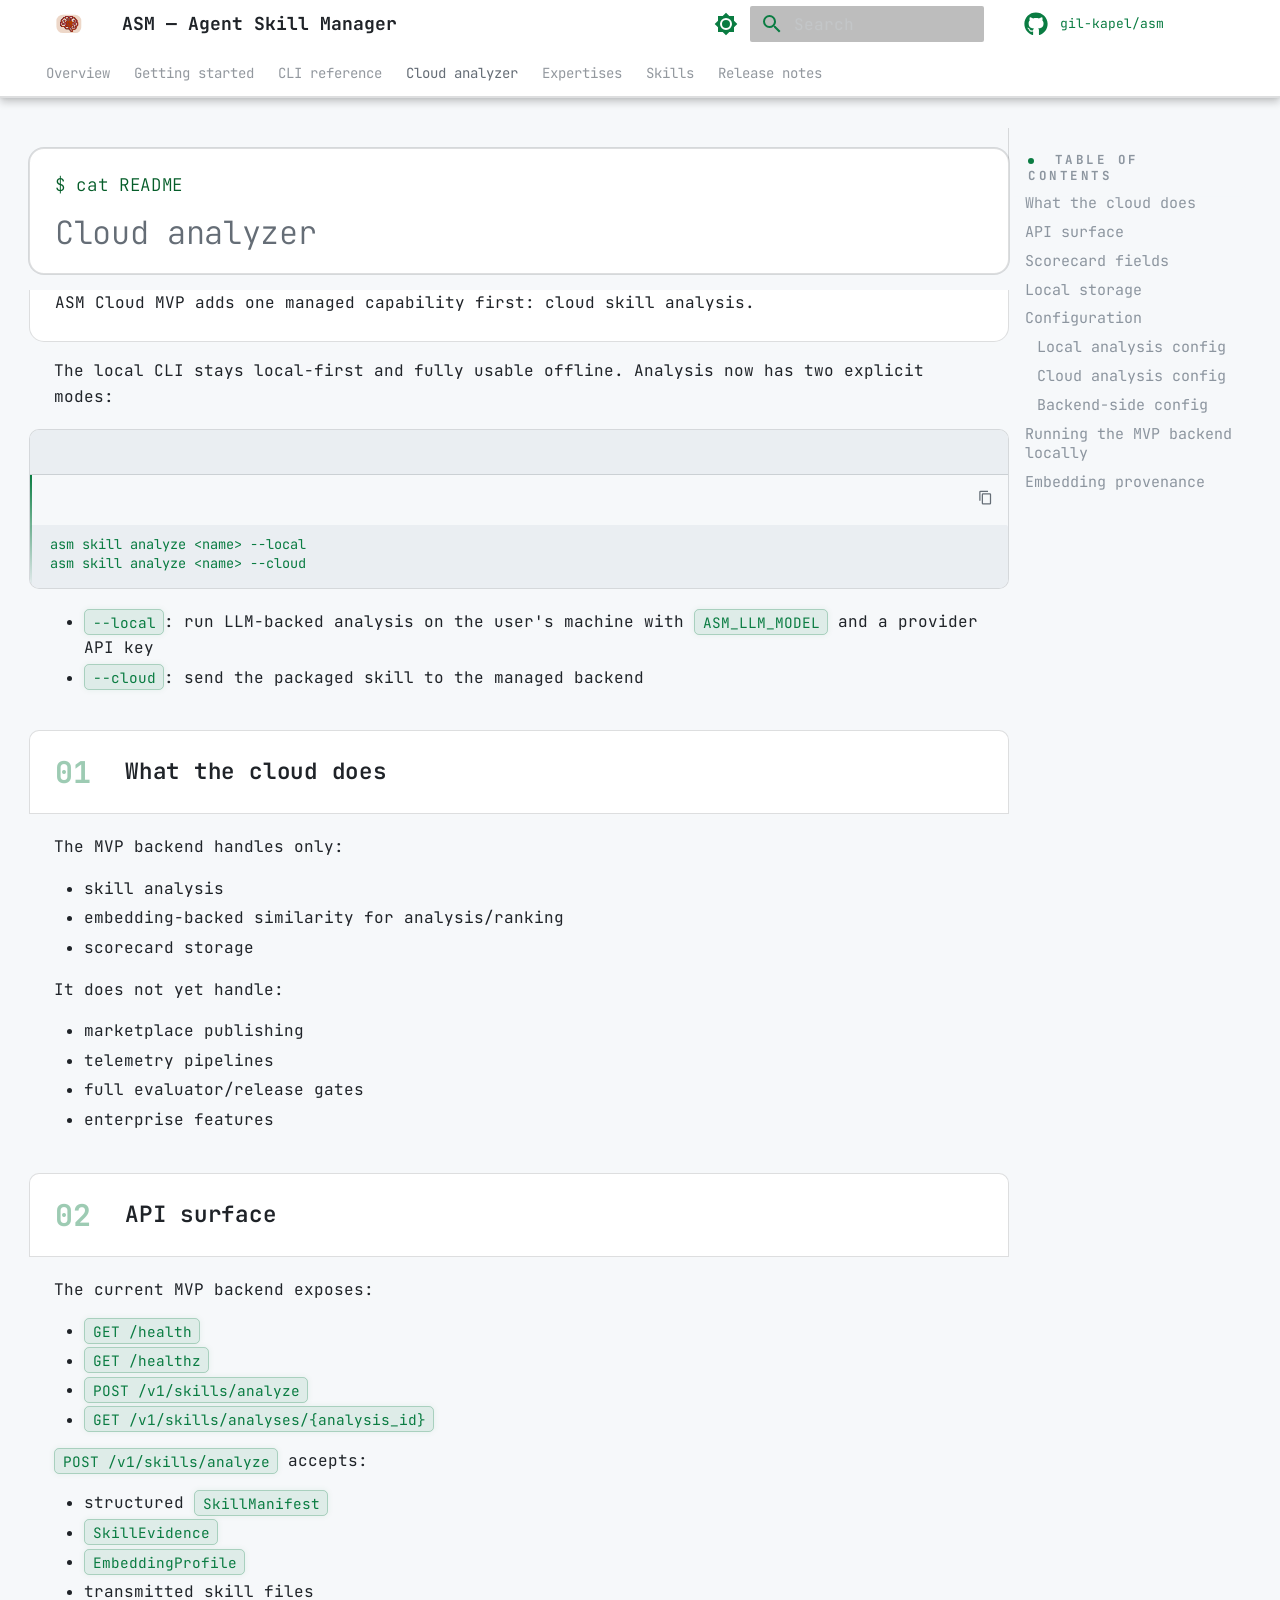
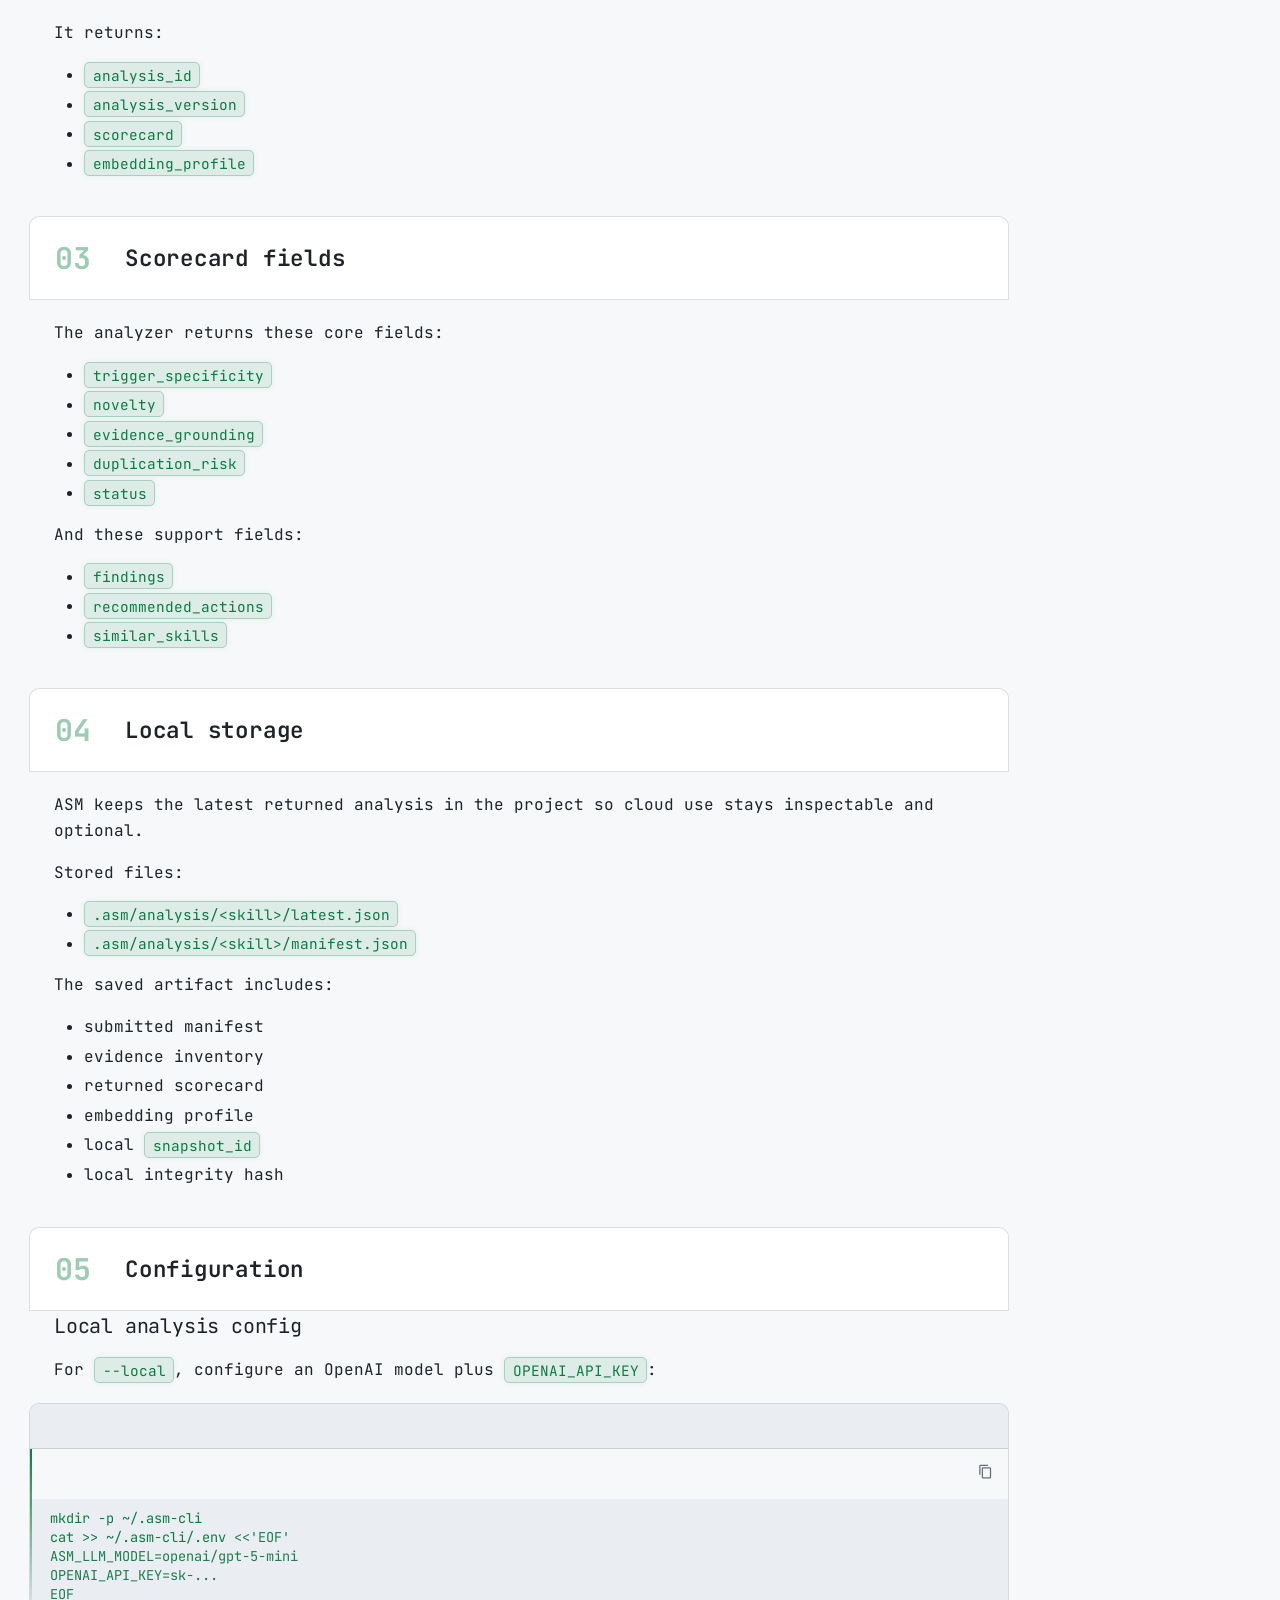
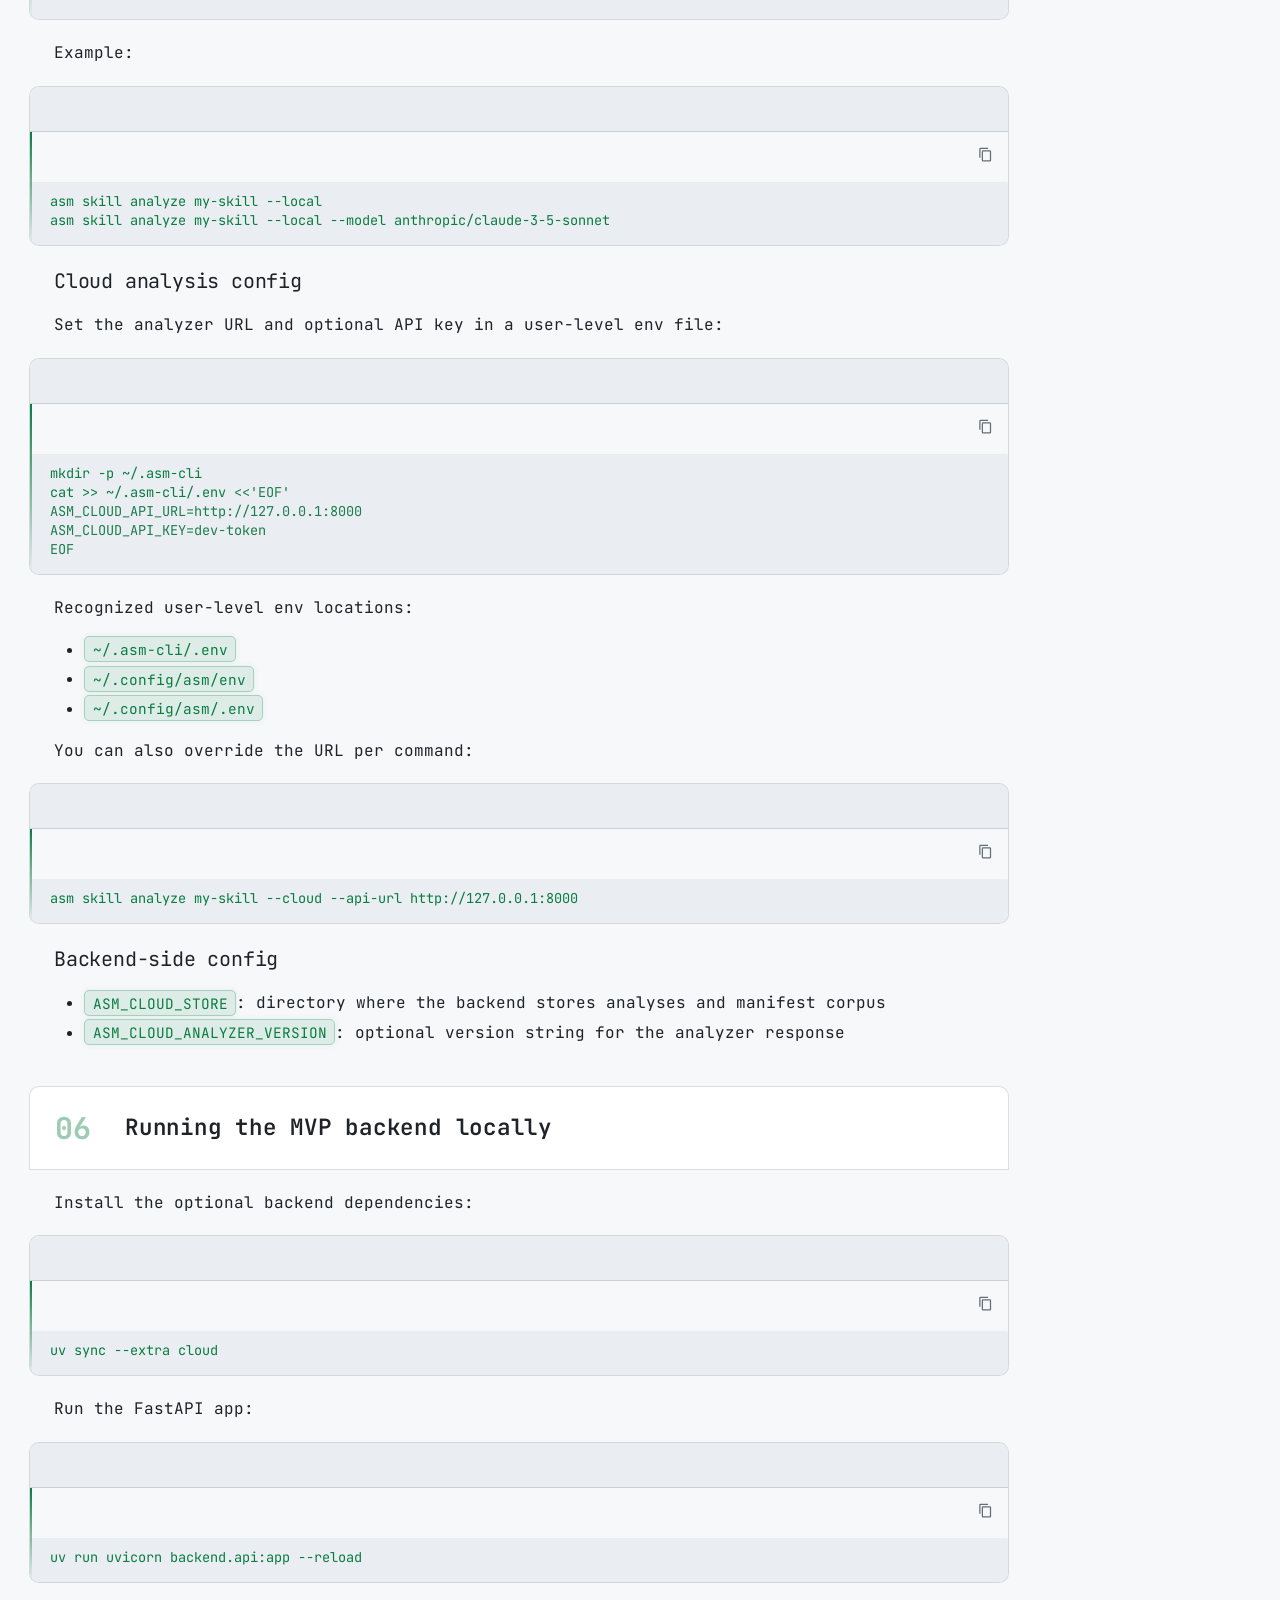
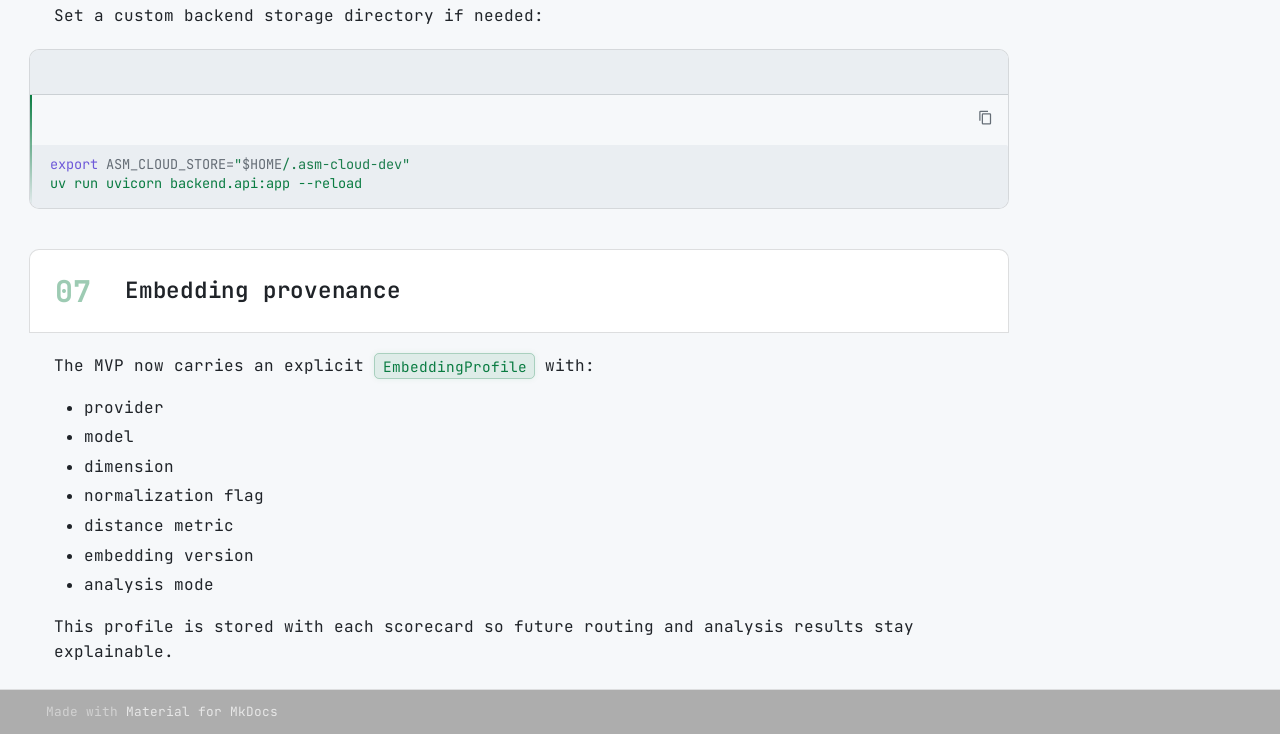
<file: site/cloud-analyzer/index.html>
<!doctype html>
<html lang="en" class="no-js">
  <head>
    
      <meta charset="utf-8">
      <meta name="viewport" content="width=device-width,initial-scale=1">
      
        <meta name="description" content="Agent Skill Manager — SOTA expertise for IDE agents">
      
      
      
      
        <link rel="prev" href="../cli/">
      
      
        <link rel="next" href="../expertises/">
      
      
        
      
      
      <link rel="icon" href="../assets/asm-logo.svg">
      <meta name="generator" content="mkdocs-1.6.1, mkdocs-material-9.7.3">
    
    
      
        <title>Cloud analyzer - ASM — Agent Skill Manager</title>
      
    
    
      <link rel="stylesheet" href="../assets/stylesheets/main.484c7ddc.min.css">
      
        
        <link rel="stylesheet" href="../assets/stylesheets/palette.ab4e12ef.min.css">
      
      


    
    
      
    
    
      
        
        
        <link rel="preconnect" href="https://fonts.gstatic.com" crossorigin>
        <link rel="stylesheet" href="https://fonts.googleapis.com/css?family=JetBrains+Mono:300,300i,400,400i,700,700i%7CJetBrains+Mono:400,400i,700,700i&display=fallback">
        <style>:root{--md-text-font:"JetBrains Mono";--md-code-font:"JetBrains Mono"}</style>
      
    
    
      <link rel="stylesheet" href="../stylesheets/extra.css">
    
    <script>__md_scope=new URL("..",location),__md_hash=e=>[...e].reduce(((e,_)=>(e<<5)-e+_.charCodeAt(0)),0),__md_get=(e,_=localStorage,t=__md_scope)=>JSON.parse(_.getItem(t.pathname+"."+e)),__md_set=(e,_,t=localStorage,a=__md_scope)=>{try{t.setItem(a.pathname+"."+e,JSON.stringify(_))}catch(e){}}</script>
    
      

    
    
  </head>
  
  
    
    
      
    
    
    
    
    <body dir="ltr" data-md-color-scheme="default" data-md-color-primary="green" data-md-color-accent="cyan">
  
    
    <input class="md-toggle" data-md-toggle="drawer" type="checkbox" id="__drawer" autocomplete="off">
    <input class="md-toggle" data-md-toggle="search" type="checkbox" id="__search" autocomplete="off">
    <label class="md-overlay" for="__drawer"></label>
    <div data-md-component="skip">
      
        
        <a href="#cloud-analyzer" class="md-skip">
          Skip to content
        </a>
      
    </div>
    <div data-md-component="announce">
      
    </div>
    
    
      

  

<header class="md-header md-header--shadow md-header--lifted" data-md-component="header">
  <nav class="md-header__inner md-grid" aria-label="Header">
    <a href=".." title="ASM — Agent Skill Manager" class="md-header__button md-logo" aria-label="ASM — Agent Skill Manager" data-md-component="logo">
      
  <img src="../assets/asm-logo.svg" alt="logo">

    </a>
    <label class="md-header__button md-icon" for="__drawer">
      
      <svg xmlns="http://www.w3.org/2000/svg" viewBox="0 0 24 24"><path d="M3 6h18v2H3zm0 5h18v2H3zm0 5h18v2H3z"/></svg>
    </label>
    <div class="md-header__title" data-md-component="header-title">
      <div class="md-header__ellipsis">
        <div class="md-header__topic">
          <span class="md-ellipsis">
            ASM — Agent Skill Manager
          </span>
        </div>
        <div class="md-header__topic" data-md-component="header-topic">
          <span class="md-ellipsis">
            
              Cloud analyzer
            
          </span>
        </div>
      </div>
    </div>
    
      
        <form class="md-header__option" data-md-component="palette">
  
    
    
    
    <input class="md-option" data-md-color-media="(prefers-color-scheme: light)" data-md-color-scheme="default" data-md-color-primary="green" data-md-color-accent="cyan"  aria-label="Switch to dark mode"  type="radio" name="__palette" id="__palette_0">
    
      <label class="md-header__button md-icon" title="Switch to dark mode" for="__palette_1" hidden>
        <svg xmlns="http://www.w3.org/2000/svg" viewBox="0 0 24 24"><path d="M12 8a4 4 0 0 0-4 4 4 4 0 0 0 4 4 4 4 0 0 0 4-4 4 4 0 0 0-4-4m0 10a6 6 0 0 1-6-6 6 6 0 0 1 6-6 6 6 0 0 1 6 6 6 6 0 0 1-6 6m8-9.31V4h-4.69L12 .69 8.69 4H4v4.69L.69 12 4 15.31V20h4.69L12 23.31 15.31 20H20v-4.69L23.31 12z"/></svg>
      </label>
    
  
    
    
    
    <input class="md-option" data-md-color-media="(prefers-color-scheme: dark)" data-md-color-scheme="slate" data-md-color-primary="green" data-md-color-accent="cyan"  aria-label="Switch to light mode"  type="radio" name="__palette" id="__palette_1">
    
      <label class="md-header__button md-icon" title="Switch to light mode" for="__palette_0" hidden>
        <svg xmlns="http://www.w3.org/2000/svg" viewBox="0 0 24 24"><path d="M12 18c-.89 0-1.74-.2-2.5-.55C11.56 16.5 13 14.42 13 12s-1.44-4.5-3.5-5.45C10.26 6.2 11.11 6 12 6a6 6 0 0 1 6 6 6 6 0 0 1-6 6m8-9.31V4h-4.69L12 .69 8.69 4H4v4.69L.69 12 4 15.31V20h4.69L12 23.31 15.31 20H20v-4.69L23.31 12z"/></svg>
      </label>
    
  
</form>
      
    
    
      <script>var palette=__md_get("__palette");if(palette&&palette.color){if("(prefers-color-scheme)"===palette.color.media){var media=matchMedia("(prefers-color-scheme: light)"),input=document.querySelector(media.matches?"[data-md-color-media='(prefers-color-scheme: light)']":"[data-md-color-media='(prefers-color-scheme: dark)']");palette.color.media=input.getAttribute("data-md-color-media"),palette.color.scheme=input.getAttribute("data-md-color-scheme"),palette.color.primary=input.getAttribute("data-md-color-primary"),palette.color.accent=input.getAttribute("data-md-color-accent")}for(var[key,value]of Object.entries(palette.color))document.body.setAttribute("data-md-color-"+key,value)}</script>
    
    
    
      
      
        <label class="md-header__button md-icon" for="__search">
          
          <svg xmlns="http://www.w3.org/2000/svg" viewBox="0 0 24 24"><path d="M9.5 3A6.5 6.5 0 0 1 16 9.5c0 1.61-.59 3.09-1.56 4.23l.27.27h.79l5 5-1.5 1.5-5-5v-.79l-.27-.27A6.52 6.52 0 0 1 9.5 16 6.5 6.5 0 0 1 3 9.5 6.5 6.5 0 0 1 9.5 3m0 2C7 5 5 7 5 9.5S7 14 9.5 14 14 12 14 9.5 12 5 9.5 5"/></svg>
        </label>
        <div class="md-search" data-md-component="search" role="dialog">
  <label class="md-search__overlay" for="__search"></label>
  <div class="md-search__inner" role="search">
    <form class="md-search__form" name="search">
      <input type="text" class="md-search__input" name="query" aria-label="Search" placeholder="Search" autocapitalize="off" autocorrect="off" autocomplete="off" spellcheck="false" data-md-component="search-query" required>
      <label class="md-search__icon md-icon" for="__search">
        
        <svg xmlns="http://www.w3.org/2000/svg" viewBox="0 0 24 24"><path d="M9.5 3A6.5 6.5 0 0 1 16 9.5c0 1.61-.59 3.09-1.56 4.23l.27.27h.79l5 5-1.5 1.5-5-5v-.79l-.27-.27A6.52 6.52 0 0 1 9.5 16 6.5 6.5 0 0 1 3 9.5 6.5 6.5 0 0 1 9.5 3m0 2C7 5 5 7 5 9.5S7 14 9.5 14 14 12 14 9.5 12 5 9.5 5"/></svg>
        
        <svg xmlns="http://www.w3.org/2000/svg" viewBox="0 0 24 24"><path d="M20 11v2H8l5.5 5.5-1.42 1.42L4.16 12l7.92-7.92L13.5 5.5 8 11z"/></svg>
      </label>
      <nav class="md-search__options" aria-label="Search">
        
        <button type="reset" class="md-search__icon md-icon" title="Clear" aria-label="Clear" tabindex="-1">
          
          <svg xmlns="http://www.w3.org/2000/svg" viewBox="0 0 24 24"><path d="M19 6.41 17.59 5 12 10.59 6.41 5 5 6.41 10.59 12 5 17.59 6.41 19 12 13.41 17.59 19 19 17.59 13.41 12z"/></svg>
        </button>
      </nav>
      
        <div class="md-search__suggest" data-md-component="search-suggest"></div>
      
    </form>
    <div class="md-search__output">
      <div class="md-search__scrollwrap" tabindex="0" data-md-scrollfix>
        <div class="md-search-result" data-md-component="search-result">
          <div class="md-search-result__meta">
            Initializing search
          </div>
          <ol class="md-search-result__list" role="presentation"></ol>
        </div>
      </div>
    </div>
  </div>
</div>
      
    
    
      <div class="md-header__source">
        <a href="https://github.com/gil-kapel/asm" title="Go to repository" class="md-source" data-md-component="source">
  <div class="md-source__icon md-icon">
    
    <svg xmlns="http://www.w3.org/2000/svg" viewBox="0 0 512 512"><!--! Font Awesome Free 7.1.0 by @fontawesome - https://fontawesome.com License - https://fontawesome.com/license/free (Icons: CC BY 4.0, Fonts: SIL OFL 1.1, Code: MIT License) Copyright 2025 Fonticons, Inc.--><path d="M173.9 397.4c0 2-2.3 3.6-5.2 3.6-3.3.3-5.6-1.3-5.6-3.6 0-2 2.3-3.6 5.2-3.6 3-.3 5.6 1.3 5.6 3.6m-31.1-4.5c-.7 2 1.3 4.3 4.3 4.9 2.6 1 5.6 0 6.2-2s-1.3-4.3-4.3-5.2c-2.6-.7-5.5.3-6.2 2.3m44.2-1.7c-2.9.7-4.9 2.6-4.6 4.9.3 2 2.9 3.3 5.9 2.6 2.9-.7 4.9-2.6 4.6-4.6-.3-1.9-3-3.2-5.9-2.9M252.8 8C114.1 8 8 113.3 8 252c0 110.9 69.8 205.8 169.5 239.2 12.8 2.3 17.3-5.6 17.3-12.1 0-6.2-.3-40.4-.3-61.4 0 0-70 15-84.7-29.8 0 0-11.4-29.1-27.8-36.6 0 0-22.9-15.7 1.6-15.4 0 0 24.9 2 38.6 25.8 21.9 38.6 58.6 27.5 72.9 20.9 2.3-16 8.8-27.1 16-33.7-55.9-6.2-112.3-14.3-112.3-110.5 0-27.5 7.6-41.3 23.6-58.9-2.6-6.5-11.1-33.3 2.6-67.9 20.9-6.5 69 27 69 27 20-5.6 41.5-8.5 62.8-8.5s42.8 2.9 62.8 8.5c0 0 48.1-33.6 69-27 13.7 34.7 5.2 61.4 2.6 67.9 16 17.7 25.8 31.5 25.8 58.9 0 96.5-58.9 104.2-114.8 110.5 9.2 7.9 17 22.9 17 46.4 0 33.7-.3 75.4-.3 83.6 0 6.5 4.6 14.4 17.3 12.1C436.2 457.8 504 362.9 504 252 504 113.3 391.5 8 252.8 8M105.2 352.9c-1.3 1-1 3.3.7 5.2 1.6 1.6 3.9 2.3 5.2 1 1.3-1 1-3.3-.7-5.2-1.6-1.6-3.9-2.3-5.2-1m-10.8-8.1c-.7 1.3.3 2.9 2.3 3.9 1.6 1 3.6.7 4.3-.7.7-1.3-.3-2.9-2.3-3.9-2-.6-3.6-.3-4.3.7m32.4 35.6c-1.6 1.3-1 4.3 1.3 6.2 2.3 2.3 5.2 2.6 6.5 1 1.3-1.3.7-4.3-1.3-6.2-2.2-2.3-5.2-2.6-6.5-1m-11.4-14.7c-1.6 1-1.6 3.6 0 5.9s4.3 3.3 5.6 2.3c1.6-1.3 1.6-3.9 0-6.2-1.4-2.3-4-3.3-5.6-2"/></svg>
  </div>
  <div class="md-source__repository">
    gil-kapel/asm
  </div>
</a>
      </div>
    
  </nav>
  
    
      
<nav class="md-tabs" aria-label="Tabs" data-md-component="tabs">
  <div class="md-grid">
    <ul class="md-tabs__list">
      
        
  
  
  
  
    <li class="md-tabs__item">
      <a href=".." class="md-tabs__link">
        
  
  
    
  
  Overview

      </a>
    </li>
  

      
        
  
  
  
  
    <li class="md-tabs__item">
      <a href="../getting-started/" class="md-tabs__link">
        
  
  
    
  
  Getting started

      </a>
    </li>
  

      
        
  
  
  
  
    <li class="md-tabs__item">
      <a href="../cli/" class="md-tabs__link">
        
  
  
    
  
  CLI reference

      </a>
    </li>
  

      
        
  
  
  
    
  
  
    <li class="md-tabs__item md-tabs__item--active">
      <a href="./" class="md-tabs__link">
        
  
  
    
  
  Cloud analyzer

      </a>
    </li>
  

      
        
  
  
  
  
    <li class="md-tabs__item">
      <a href="../expertises/" class="md-tabs__link">
        
  
  
    
  
  Expertises

      </a>
    </li>
  

      
        
  
  
  
  
    
    
      <li class="md-tabs__item">
        <a href="../skills/authoring/" class="md-tabs__link">
          
  
  
  Skills

        </a>
      </li>
    
  

      
        
  
  
  
  
    <li class="md-tabs__item">
      <a href="../releases/" class="md-tabs__link">
        
  
  
    
  
  Release notes

      </a>
    </li>
  

      
    </ul>
  </div>
</nav>
    
  
</header>
    
    <div class="md-container" data-md-component="container">
      
      
        
      
      <main class="md-main" data-md-component="main">
        <div class="md-main__inner md-grid">
          
            
              
              <div class="md-sidebar md-sidebar--primary" data-md-component="sidebar" data-md-type="navigation" >
                <div class="md-sidebar__scrollwrap">
                  <div class="md-sidebar__inner">
                    


  


<nav class="md-nav md-nav--primary md-nav--lifted" aria-label="Navigation" data-md-level="0">
  <label class="md-nav__title" for="__drawer">
    <a href=".." title="ASM — Agent Skill Manager" class="md-nav__button md-logo" aria-label="ASM — Agent Skill Manager" data-md-component="logo">
      
  <img src="../assets/asm-logo.svg" alt="logo">

    </a>
    ASM — Agent Skill Manager
  </label>
  
    <div class="md-nav__source">
      <a href="https://github.com/gil-kapel/asm" title="Go to repository" class="md-source" data-md-component="source">
  <div class="md-source__icon md-icon">
    
    <svg xmlns="http://www.w3.org/2000/svg" viewBox="0 0 512 512"><!--! Font Awesome Free 7.1.0 by @fontawesome - https://fontawesome.com License - https://fontawesome.com/license/free (Icons: CC BY 4.0, Fonts: SIL OFL 1.1, Code: MIT License) Copyright 2025 Fonticons, Inc.--><path d="M173.9 397.4c0 2-2.3 3.6-5.2 3.6-3.3.3-5.6-1.3-5.6-3.6 0-2 2.3-3.6 5.2-3.6 3-.3 5.6 1.3 5.6 3.6m-31.1-4.5c-.7 2 1.3 4.3 4.3 4.9 2.6 1 5.6 0 6.2-2s-1.3-4.3-4.3-5.2c-2.6-.7-5.5.3-6.2 2.3m44.2-1.7c-2.9.7-4.9 2.6-4.6 4.9.3 2 2.9 3.3 5.9 2.6 2.9-.7 4.9-2.6 4.6-4.6-.3-1.9-3-3.2-5.9-2.9M252.8 8C114.1 8 8 113.3 8 252c0 110.9 69.8 205.8 169.5 239.2 12.8 2.3 17.3-5.6 17.3-12.1 0-6.2-.3-40.4-.3-61.4 0 0-70 15-84.7-29.8 0 0-11.4-29.1-27.8-36.6 0 0-22.9-15.7 1.6-15.4 0 0 24.9 2 38.6 25.8 21.9 38.6 58.6 27.5 72.9 20.9 2.3-16 8.8-27.1 16-33.7-55.9-6.2-112.3-14.3-112.3-110.5 0-27.5 7.6-41.3 23.6-58.9-2.6-6.5-11.1-33.3 2.6-67.9 20.9-6.5 69 27 69 27 20-5.6 41.5-8.5 62.8-8.5s42.8 2.9 62.8 8.5c0 0 48.1-33.6 69-27 13.7 34.7 5.2 61.4 2.6 67.9 16 17.7 25.8 31.5 25.8 58.9 0 96.5-58.9 104.2-114.8 110.5 9.2 7.9 17 22.9 17 46.4 0 33.7-.3 75.4-.3 83.6 0 6.5 4.6 14.4 17.3 12.1C436.2 457.8 504 362.9 504 252 504 113.3 391.5 8 252.8 8M105.2 352.9c-1.3 1-1 3.3.7 5.2 1.6 1.6 3.9 2.3 5.2 1 1.3-1 1-3.3-.7-5.2-1.6-1.6-3.9-2.3-5.2-1m-10.8-8.1c-.7 1.3.3 2.9 2.3 3.9 1.6 1 3.6.7 4.3-.7.7-1.3-.3-2.9-2.3-3.9-2-.6-3.6-.3-4.3.7m32.4 35.6c-1.6 1.3-1 4.3 1.3 6.2 2.3 2.3 5.2 2.6 6.5 1 1.3-1.3.7-4.3-1.3-6.2-2.2-2.3-5.2-2.6-6.5-1m-11.4-14.7c-1.6 1-1.6 3.6 0 5.9s4.3 3.3 5.6 2.3c1.6-1.3 1.6-3.9 0-6.2-1.4-2.3-4-3.3-5.6-2"/></svg>
  </div>
  <div class="md-source__repository">
    gil-kapel/asm
  </div>
</a>
    </div>
  
  <ul class="md-nav__list" data-md-scrollfix>
    
      
      
  
  
  
  
    <li class="md-nav__item">
      <a href=".." class="md-nav__link">
        
  
  
  <span class="md-ellipsis">
    
  
    Overview
  

    
  </span>
  
  

      </a>
    </li>
  

    
      
      
  
  
  
  
    <li class="md-nav__item">
      <a href="../getting-started/" class="md-nav__link">
        
  
  
  <span class="md-ellipsis">
    
  
    Getting started
  

    
  </span>
  
  

      </a>
    </li>
  

    
      
      
  
  
  
  
    <li class="md-nav__item">
      <a href="../cli/" class="md-nav__link">
        
  
  
  <span class="md-ellipsis">
    
  
    CLI reference
  

    
  </span>
  
  

      </a>
    </li>
  

    
      
      
  
  
    
  
  
  
    <li class="md-nav__item md-nav__item--active">
      
      <input class="md-nav__toggle md-toggle" type="checkbox" id="__toc">
      
      
        
      
      
        <label class="md-nav__link md-nav__link--active" for="__toc">
          
  
  
  <span class="md-ellipsis">
    
  
    Cloud analyzer
  

    
  </span>
  
  

          <span class="md-nav__icon md-icon"></span>
        </label>
      
      <a href="./" class="md-nav__link md-nav__link--active">
        
  
  
  <span class="md-ellipsis">
    
  
    Cloud analyzer
  

    
  </span>
  
  

      </a>
      
        

<nav class="md-nav md-nav--secondary" aria-label="Table of contents">
  
  
  
    
  
  
    <label class="md-nav__title" for="__toc">
      <span class="md-nav__icon md-icon"></span>
      Table of contents
    </label>
    <ul class="md-nav__list" data-md-component="toc" data-md-scrollfix>
      
        <li class="md-nav__item">
  <a href="#what-the-cloud-does" class="md-nav__link">
    <span class="md-ellipsis">
      
        What the cloud does
      
    </span>
  </a>
  
</li>
      
        <li class="md-nav__item">
  <a href="#api-surface" class="md-nav__link">
    <span class="md-ellipsis">
      
        API surface
      
    </span>
  </a>
  
</li>
      
        <li class="md-nav__item">
  <a href="#scorecard-fields" class="md-nav__link">
    <span class="md-ellipsis">
      
        Scorecard fields
      
    </span>
  </a>
  
</li>
      
        <li class="md-nav__item">
  <a href="#local-storage" class="md-nav__link">
    <span class="md-ellipsis">
      
        Local storage
      
    </span>
  </a>
  
</li>
      
        <li class="md-nav__item">
  <a href="#configuration" class="md-nav__link">
    <span class="md-ellipsis">
      
        Configuration
      
    </span>
  </a>
  
    <nav class="md-nav" aria-label="Configuration">
      <ul class="md-nav__list">
        
          <li class="md-nav__item">
  <a href="#local-analysis-config" class="md-nav__link">
    <span class="md-ellipsis">
      
        Local analysis config
      
    </span>
  </a>
  
</li>
        
          <li class="md-nav__item">
  <a href="#cloud-analysis-config" class="md-nav__link">
    <span class="md-ellipsis">
      
        Cloud analysis config
      
    </span>
  </a>
  
</li>
        
          <li class="md-nav__item">
  <a href="#backend-side-config" class="md-nav__link">
    <span class="md-ellipsis">
      
        Backend-side config
      
    </span>
  </a>
  
</li>
        
      </ul>
    </nav>
  
</li>
      
        <li class="md-nav__item">
  <a href="#running-the-mvp-backend-locally" class="md-nav__link">
    <span class="md-ellipsis">
      
        Running the MVP backend locally
      
    </span>
  </a>
  
</li>
      
        <li class="md-nav__item">
  <a href="#embedding-provenance" class="md-nav__link">
    <span class="md-ellipsis">
      
        Embedding provenance
      
    </span>
  </a>
  
</li>
      
    </ul>
  
</nav>
      
    </li>
  

    
      
      
  
  
  
  
    <li class="md-nav__item">
      <a href="../expertises/" class="md-nav__link">
        
  
  
  <span class="md-ellipsis">
    
  
    Expertises
  

    
  </span>
  
  

      </a>
    </li>
  

    
      
      
  
  
  
  
    
    
    
    
      
      
        
      
    
    
    <li class="md-nav__item md-nav__item--nested">
      
        
        
          
        
        <input class="md-nav__toggle md-toggle md-toggle--indeterminate" type="checkbox" id="__nav_6" >
        
          
          <label class="md-nav__link" for="__nav_6" id="__nav_6_label" tabindex="0">
            
  
  
  <span class="md-ellipsis">
    
  
    Skills
  

    
  </span>
  
  

            <span class="md-nav__icon md-icon"></span>
          </label>
        
        <nav class="md-nav" data-md-level="1" aria-labelledby="__nav_6_label" aria-expanded="false">
          <label class="md-nav__title" for="__nav_6">
            <span class="md-nav__icon md-icon"></span>
            
  
    Skills
  

          </label>
          <ul class="md-nav__list" data-md-scrollfix>
            
              
                
  
  
  
  
    <li class="md-nav__item">
      <a href="../skills/authoring/" class="md-nav__link">
        
  
  
  <span class="md-ellipsis">
    
  
    Authoring skills
  

    
  </span>
  
  

      </a>
    </li>
  

              
            
          </ul>
        </nav>
      
    </li>
  

    
      
      
  
  
  
  
    <li class="md-nav__item">
      <a href="../releases/" class="md-nav__link">
        
  
  
  <span class="md-ellipsis">
    
  
    Release notes
  

    
  </span>
  
  

      </a>
    </li>
  

    
  </ul>
</nav>
                  </div>
                </div>
              </div>
            
            
              
              <div class="md-sidebar md-sidebar--secondary" data-md-component="sidebar" data-md-type="toc" >
                <div class="md-sidebar__scrollwrap">
                  <div class="md-sidebar__inner">
                    

<nav class="md-nav md-nav--secondary" aria-label="Table of contents">
  
  
  
    
  
  
    <label class="md-nav__title" for="__toc">
      <span class="md-nav__icon md-icon"></span>
      Table of contents
    </label>
    <ul class="md-nav__list" data-md-component="toc" data-md-scrollfix>
      
        <li class="md-nav__item">
  <a href="#what-the-cloud-does" class="md-nav__link">
    <span class="md-ellipsis">
      
        What the cloud does
      
    </span>
  </a>
  
</li>
      
        <li class="md-nav__item">
  <a href="#api-surface" class="md-nav__link">
    <span class="md-ellipsis">
      
        API surface
      
    </span>
  </a>
  
</li>
      
        <li class="md-nav__item">
  <a href="#scorecard-fields" class="md-nav__link">
    <span class="md-ellipsis">
      
        Scorecard fields
      
    </span>
  </a>
  
</li>
      
        <li class="md-nav__item">
  <a href="#local-storage" class="md-nav__link">
    <span class="md-ellipsis">
      
        Local storage
      
    </span>
  </a>
  
</li>
      
        <li class="md-nav__item">
  <a href="#configuration" class="md-nav__link">
    <span class="md-ellipsis">
      
        Configuration
      
    </span>
  </a>
  
    <nav class="md-nav" aria-label="Configuration">
      <ul class="md-nav__list">
        
          <li class="md-nav__item">
  <a href="#local-analysis-config" class="md-nav__link">
    <span class="md-ellipsis">
      
        Local analysis config
      
    </span>
  </a>
  
</li>
        
          <li class="md-nav__item">
  <a href="#cloud-analysis-config" class="md-nav__link">
    <span class="md-ellipsis">
      
        Cloud analysis config
      
    </span>
  </a>
  
</li>
        
          <li class="md-nav__item">
  <a href="#backend-side-config" class="md-nav__link">
    <span class="md-ellipsis">
      
        Backend-side config
      
    </span>
  </a>
  
</li>
        
      </ul>
    </nav>
  
</li>
      
        <li class="md-nav__item">
  <a href="#running-the-mvp-backend-locally" class="md-nav__link">
    <span class="md-ellipsis">
      
        Running the MVP backend locally
      
    </span>
  </a>
  
</li>
      
        <li class="md-nav__item">
  <a href="#embedding-provenance" class="md-nav__link">
    <span class="md-ellipsis">
      
        Embedding provenance
      
    </span>
  </a>
  
</li>
      
    </ul>
  
</nav>
                  </div>
                </div>
              </div>
            
          
          
            <div class="md-content" data-md-component="content">
              
              <article class="md-content__inner md-typeset">
                
                  


  
  


<h1 id="cloud-analyzer">Cloud analyzer</h1>
<p>ASM Cloud MVP adds one managed capability first: cloud skill analysis.</p>
<p>The local CLI stays local-first and fully usable offline. Analysis now has two explicit modes:</p>
<div class="highlight"><pre><span></span><code><a id="__codelineno-0-1" name="__codelineno-0-1" href="#__codelineno-0-1"></a>asm<span class="w"> </span>skill<span class="w"> </span>analyze<span class="w"> </span>&lt;name&gt;<span class="w"> </span>--local
<a id="__codelineno-0-2" name="__codelineno-0-2" href="#__codelineno-0-2"></a>asm<span class="w"> </span>skill<span class="w"> </span>analyze<span class="w"> </span>&lt;name&gt;<span class="w"> </span>--cloud
</code></pre></div>
<ul>
<li><code>--local</code>: run LLM-backed analysis on the user's machine with <code>ASM_LLM_MODEL</code> and a provider API key</li>
<li><code>--cloud</code>: send the packaged skill to the managed backend</li>
</ul>
<h2 id="what-the-cloud-does">What the cloud does</h2>
<p>The MVP backend handles only:</p>
<ul>
<li>skill analysis</li>
<li>embedding-backed similarity for analysis/ranking</li>
<li>scorecard storage</li>
</ul>
<p>It does not yet handle:</p>
<ul>
<li>marketplace publishing</li>
<li>telemetry pipelines</li>
<li>full evaluator/release gates</li>
<li>enterprise features</li>
</ul>
<h2 id="api-surface">API surface</h2>
<p>The current MVP backend exposes:</p>
<ul>
<li><code>GET /health</code></li>
<li><code>GET /healthz</code></li>
<li><code>POST /v1/skills/analyze</code></li>
<li><code>GET /v1/skills/analyses/{analysis_id}</code></li>
</ul>
<p><code>POST /v1/skills/analyze</code> accepts:</p>
<ul>
<li>structured <code>SkillManifest</code></li>
<li><code>SkillEvidence</code></li>
<li><code>EmbeddingProfile</code></li>
<li>transmitted skill files</li>
</ul>
<p>It returns:</p>
<ul>
<li><code>analysis_id</code></li>
<li><code>analysis_version</code></li>
<li><code>scorecard</code></li>
<li><code>embedding_profile</code></li>
</ul>
<h2 id="scorecard-fields">Scorecard fields</h2>
<p>The analyzer returns these core fields:</p>
<ul>
<li><code>trigger_specificity</code></li>
<li><code>novelty</code></li>
<li><code>evidence_grounding</code></li>
<li><code>duplication_risk</code></li>
<li><code>status</code></li>
</ul>
<p>And these support fields:</p>
<ul>
<li><code>findings</code></li>
<li><code>recommended_actions</code></li>
<li><code>similar_skills</code></li>
</ul>
<h2 id="local-storage">Local storage</h2>
<p>ASM keeps the latest returned analysis in the project so cloud use stays inspectable and optional.</p>
<p>Stored files:</p>
<ul>
<li><code>.asm/analysis/&lt;skill&gt;/latest.json</code></li>
<li><code>.asm/analysis/&lt;skill&gt;/manifest.json</code></li>
</ul>
<p>The saved artifact includes:</p>
<ul>
<li>submitted manifest</li>
<li>evidence inventory</li>
<li>returned scorecard</li>
<li>embedding profile</li>
<li>local <code>snapshot_id</code></li>
<li>local integrity hash</li>
</ul>
<h2 id="configuration">Configuration</h2>
<h3 id="local-analysis-config">Local analysis config</h3>
<p>For <code>--local</code>, configure an OpenAI model plus <code>OPENAI_API_KEY</code>:</p>
<div class="highlight"><pre><span></span><code><a id="__codelineno-1-1" name="__codelineno-1-1" href="#__codelineno-1-1"></a>mkdir<span class="w"> </span>-p<span class="w"> </span>~/.asm-cli
<a id="__codelineno-1-2" name="__codelineno-1-2" href="#__codelineno-1-2"></a>cat<span class="w"> </span>&gt;&gt;<span class="w"> </span>~/.asm-cli/.env<span class="w"> </span><span class="s">&lt;&lt;&#39;EOF&#39;</span>
<a id="__codelineno-1-3" name="__codelineno-1-3" href="#__codelineno-1-3"></a><span class="s">ASM_LLM_MODEL=openai/gpt-5-mini</span>
<a id="__codelineno-1-4" name="__codelineno-1-4" href="#__codelineno-1-4"></a><span class="s">OPENAI_API_KEY=sk-...</span>
<a id="__codelineno-1-5" name="__codelineno-1-5" href="#__codelineno-1-5"></a><span class="s">EOF</span>
</code></pre></div>
<p>Example:</p>
<div class="highlight"><pre><span></span><code><a id="__codelineno-2-1" name="__codelineno-2-1" href="#__codelineno-2-1"></a>asm<span class="w"> </span>skill<span class="w"> </span>analyze<span class="w"> </span>my-skill<span class="w"> </span>--local
<a id="__codelineno-2-2" name="__codelineno-2-2" href="#__codelineno-2-2"></a>asm<span class="w"> </span>skill<span class="w"> </span>analyze<span class="w"> </span>my-skill<span class="w"> </span>--local<span class="w"> </span>--model<span class="w"> </span>anthropic/claude-3-5-sonnet
</code></pre></div>
<h3 id="cloud-analysis-config">Cloud analysis config</h3>
<p>Set the analyzer URL and optional API key in a user-level env file:</p>
<div class="highlight"><pre><span></span><code><a id="__codelineno-3-1" name="__codelineno-3-1" href="#__codelineno-3-1"></a>mkdir<span class="w"> </span>-p<span class="w"> </span>~/.asm-cli
<a id="__codelineno-3-2" name="__codelineno-3-2" href="#__codelineno-3-2"></a>cat<span class="w"> </span>&gt;&gt;<span class="w"> </span>~/.asm-cli/.env<span class="w"> </span><span class="s">&lt;&lt;&#39;EOF&#39;</span>
<a id="__codelineno-3-3" name="__codelineno-3-3" href="#__codelineno-3-3"></a><span class="s">ASM_CLOUD_API_URL=http://127.0.0.1:8000</span>
<a id="__codelineno-3-4" name="__codelineno-3-4" href="#__codelineno-3-4"></a><span class="s">ASM_CLOUD_API_KEY=dev-token</span>
<a id="__codelineno-3-5" name="__codelineno-3-5" href="#__codelineno-3-5"></a><span class="s">EOF</span>
</code></pre></div>
<p>Recognized user-level env locations:</p>
<ul>
<li><code>~/.asm-cli/.env</code></li>
<li><code>~/.config/asm/env</code></li>
<li><code>~/.config/asm/.env</code></li>
</ul>
<p>You can also override the URL per command:</p>
<div class="highlight"><pre><span></span><code><a id="__codelineno-4-1" name="__codelineno-4-1" href="#__codelineno-4-1"></a>asm<span class="w"> </span>skill<span class="w"> </span>analyze<span class="w"> </span>my-skill<span class="w"> </span>--cloud<span class="w"> </span>--api-url<span class="w"> </span>http://127.0.0.1:8000
</code></pre></div>
<h3 id="backend-side-config">Backend-side config</h3>
<ul>
<li><code>ASM_CLOUD_STORE</code>: directory where the backend stores analyses and manifest corpus</li>
<li><code>ASM_CLOUD_ANALYZER_VERSION</code>: optional version string for the analyzer response</li>
</ul>
<h2 id="running-the-mvp-backend-locally">Running the MVP backend locally</h2>
<p>Install the optional backend dependencies:</p>
<div class="highlight"><pre><span></span><code><a id="__codelineno-5-1" name="__codelineno-5-1" href="#__codelineno-5-1"></a>uv<span class="w"> </span>sync<span class="w"> </span>--extra<span class="w"> </span>cloud
</code></pre></div>
<p>Run the FastAPI app:</p>
<div class="highlight"><pre><span></span><code><a id="__codelineno-6-1" name="__codelineno-6-1" href="#__codelineno-6-1"></a>uv<span class="w"> </span>run<span class="w"> </span>uvicorn<span class="w"> </span>backend.api:app<span class="w"> </span>--reload
</code></pre></div>
<p>Set a custom backend storage directory if needed:</p>
<div class="highlight"><pre><span></span><code><a id="__codelineno-7-1" name="__codelineno-7-1" href="#__codelineno-7-1"></a><span class="nb">export</span><span class="w"> </span><span class="nv">ASM_CLOUD_STORE</span><span class="o">=</span><span class="s2">&quot;</span><span class="nv">$HOME</span><span class="s2">/.asm-cloud-dev&quot;</span>
<a id="__codelineno-7-2" name="__codelineno-7-2" href="#__codelineno-7-2"></a>uv<span class="w"> </span>run<span class="w"> </span>uvicorn<span class="w"> </span>backend.api:app<span class="w"> </span>--reload
</code></pre></div>
<h2 id="embedding-provenance">Embedding provenance</h2>
<p>The MVP now carries an explicit <code>EmbeddingProfile</code> with:</p>
<ul>
<li>provider</li>
<li>model</li>
<li>dimension</li>
<li>normalization flag</li>
<li>distance metric</li>
<li>embedding version</li>
<li>analysis mode</li>
</ul>
<p>This profile is stored with each scorecard so future routing and analysis results stay explainable.</p>







  
  






                
              </article>
            </div>
          
          
<script>var target=document.getElementById(location.hash.slice(1));target&&target.name&&(target.checked=target.name.startsWith("__tabbed_"))</script>
        </div>
        
          <button type="button" class="md-top md-icon" data-md-component="top" hidden>
  
  <svg xmlns="http://www.w3.org/2000/svg" viewBox="0 0 24 24"><path d="M13 20h-2V8l-5.5 5.5-1.42-1.42L12 4.16l7.92 7.92-1.42 1.42L13 8z"/></svg>
  Back to top
</button>
        
      </main>
      
        <footer class="md-footer">
  
  <div class="md-footer-meta md-typeset">
    <div class="md-footer-meta__inner md-grid">
      <div class="md-copyright">
  
  
    Made with
    <a href="https://squidfunk.github.io/mkdocs-material/" target="_blank" rel="noopener">
      Material for MkDocs
    </a>
  
</div>
      
    </div>
  </div>
</footer>
      
    </div>
    <div class="md-dialog" data-md-component="dialog">
      <div class="md-dialog__inner md-typeset"></div>
    </div>
    
    
    
      
      
      <script id="__config" type="application/json">{"annotate": null, "base": "..", "features": ["navigation.sections", "navigation.expand", "navigation.instant", "navigation.tracking", "navigation.tabs", "navigation.tabs.sticky", "navigation.top", "content.code.copy", "search.highlight", "search.suggest", "toc.follow"], "search": "../assets/javascripts/workers/search.2c215733.min.js", "tags": null, "translations": {"clipboard.copied": "Copied to clipboard", "clipboard.copy": "Copy to clipboard", "search.result.more.one": "1 more on this page", "search.result.more.other": "# more on this page", "search.result.none": "No matching documents", "search.result.one": "1 matching document", "search.result.other": "# matching documents", "search.result.placeholder": "Type to start searching", "search.result.term.missing": "Missing", "select.version": "Select version"}, "version": null}</script>
    
    
      <script src="../assets/javascripts/bundle.79ae519e.min.js"></script>
      
    
  </body>
</html>
</file>
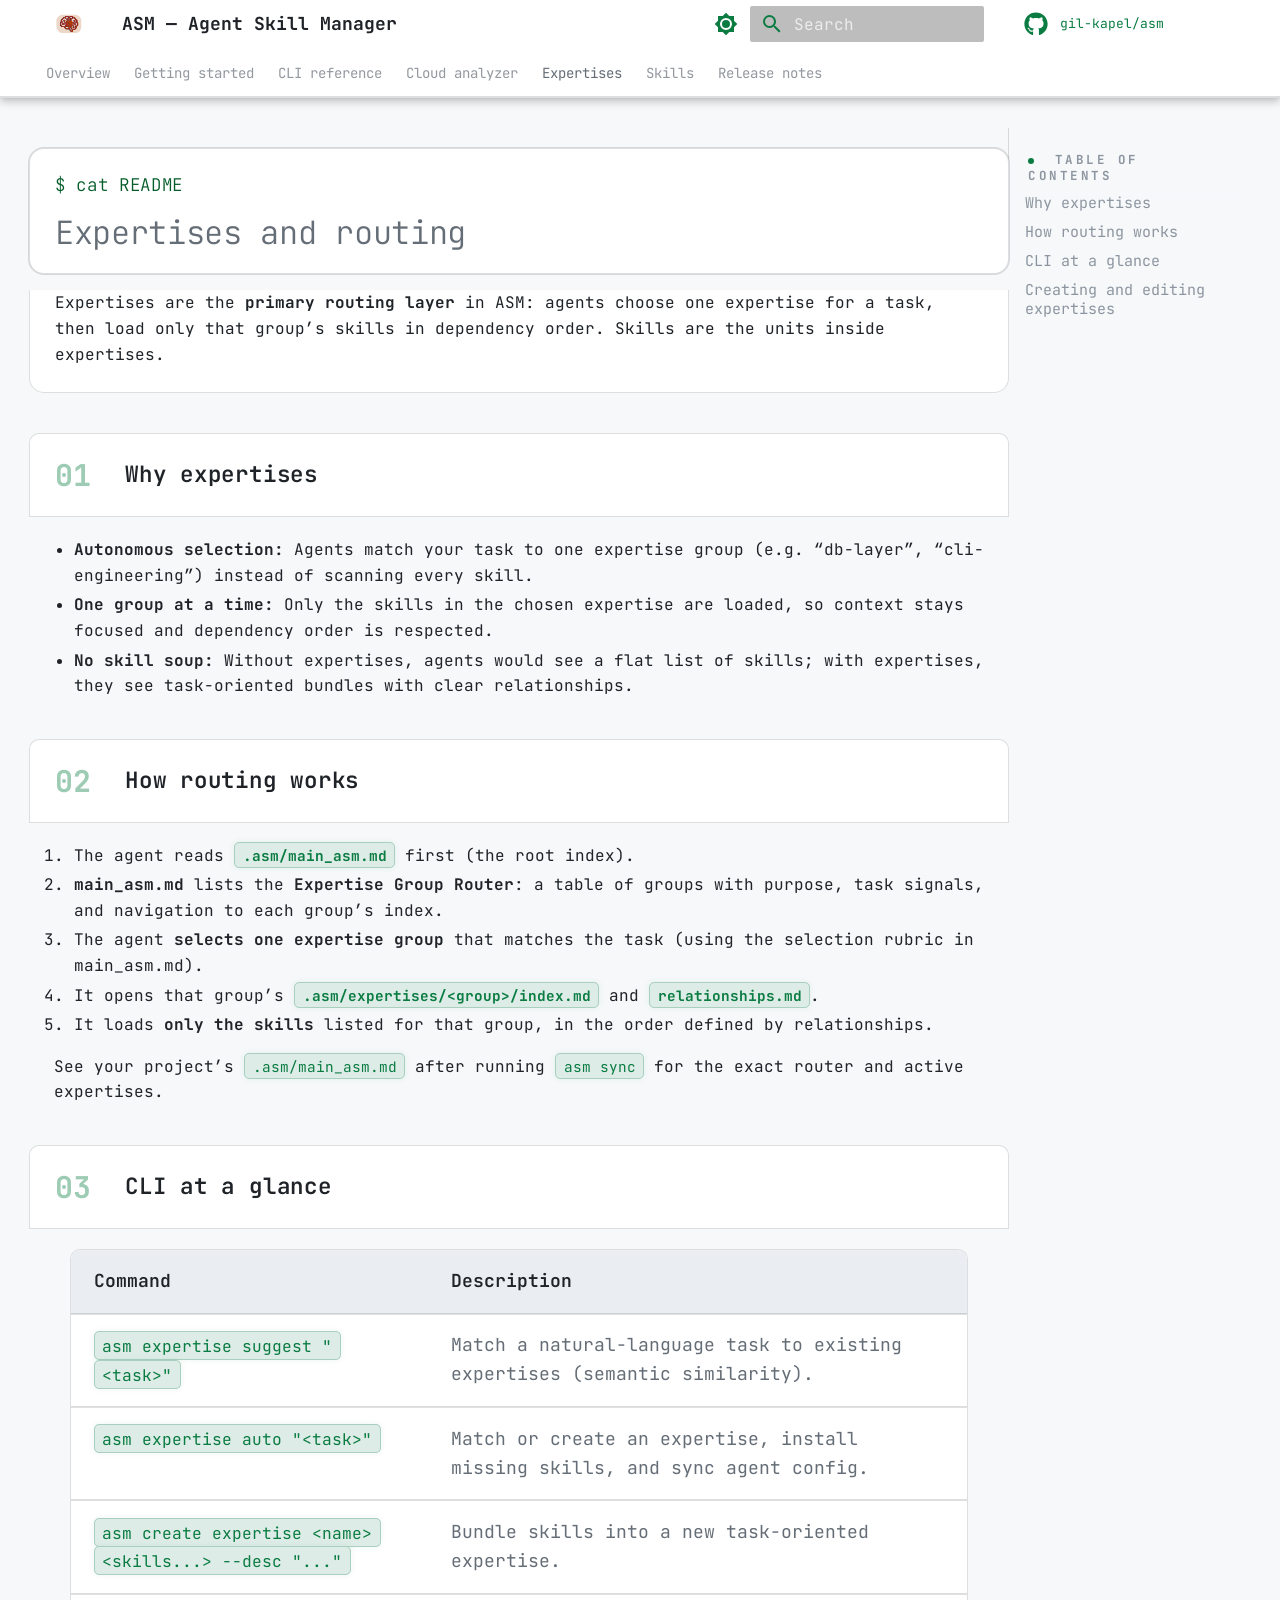
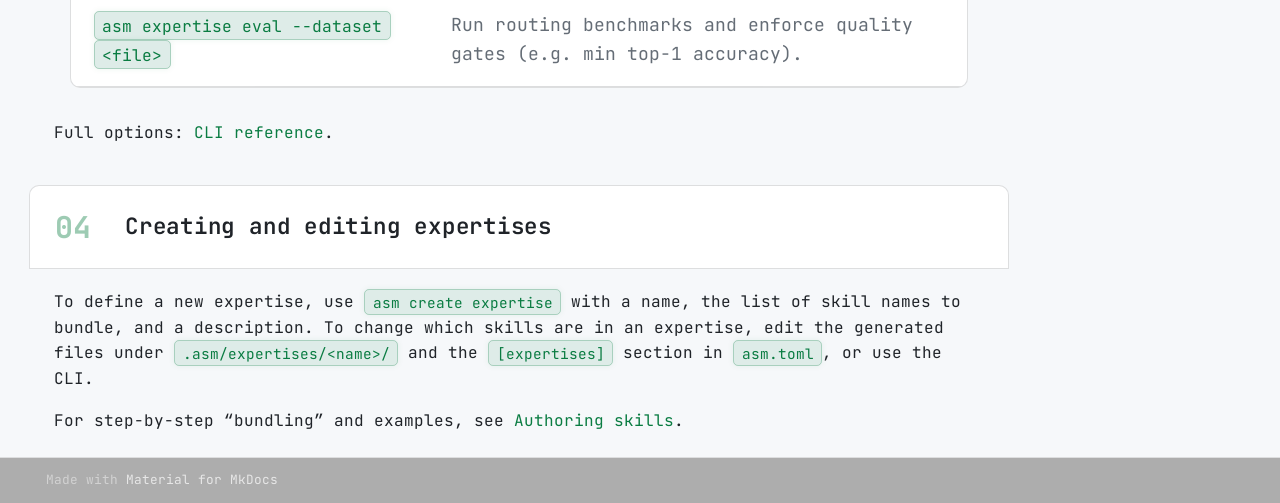
<file: site/expertises/index.html>
<!doctype html>
<html lang="en" class="no-js">
  <head>
    
      <meta charset="utf-8">
      <meta name="viewport" content="width=device-width,initial-scale=1">
      
        <meta name="description" content="Agent Skill Manager — SOTA expertise for IDE agents">
      
      
      
      
        <link rel="prev" href="../cloud-analyzer/">
      
      
        <link rel="next" href="../skills/authoring/">
      
      
        
      
      
      <link rel="icon" href="../assets/asm-logo.svg">
      <meta name="generator" content="mkdocs-1.6.1, mkdocs-material-9.7.3">
    
    
      
        <title>Expertises and routing - ASM — Agent Skill Manager</title>
      
    
    
      <link rel="stylesheet" href="../assets/stylesheets/main.484c7ddc.min.css">
      
        
        <link rel="stylesheet" href="../assets/stylesheets/palette.ab4e12ef.min.css">
      
      


    
    
      
    
    
      
        
        
        <link rel="preconnect" href="https://fonts.gstatic.com" crossorigin>
        <link rel="stylesheet" href="https://fonts.googleapis.com/css?family=JetBrains+Mono:300,300i,400,400i,700,700i%7CJetBrains+Mono:400,400i,700,700i&display=fallback">
        <style>:root{--md-text-font:"JetBrains Mono";--md-code-font:"JetBrains Mono"}</style>
      
    
    
      <link rel="stylesheet" href="../stylesheets/extra.css">
    
    <script>__md_scope=new URL("..",location),__md_hash=e=>[...e].reduce(((e,_)=>(e<<5)-e+_.charCodeAt(0)),0),__md_get=(e,_=localStorage,t=__md_scope)=>JSON.parse(_.getItem(t.pathname+"."+e)),__md_set=(e,_,t=localStorage,a=__md_scope)=>{try{t.setItem(a.pathname+"."+e,JSON.stringify(_))}catch(e){}}</script>
    
      

    
    
  </head>
  
  
    
    
      
    
    
    
    
    <body dir="ltr" data-md-color-scheme="default" data-md-color-primary="green" data-md-color-accent="cyan">
  
    
    <input class="md-toggle" data-md-toggle="drawer" type="checkbox" id="__drawer" autocomplete="off">
    <input class="md-toggle" data-md-toggle="search" type="checkbox" id="__search" autocomplete="off">
    <label class="md-overlay" for="__drawer"></label>
    <div data-md-component="skip">
      
        
        <a href="#expertises-and-routing" class="md-skip">
          Skip to content
        </a>
      
    </div>
    <div data-md-component="announce">
      
    </div>
    
    
      

  

<header class="md-header md-header--shadow md-header--lifted" data-md-component="header">
  <nav class="md-header__inner md-grid" aria-label="Header">
    <a href=".." title="ASM — Agent Skill Manager" class="md-header__button md-logo" aria-label="ASM — Agent Skill Manager" data-md-component="logo">
      
  <img src="../assets/asm-logo.svg" alt="logo">

    </a>
    <label class="md-header__button md-icon" for="__drawer">
      
      <svg xmlns="http://www.w3.org/2000/svg" viewBox="0 0 24 24"><path d="M3 6h18v2H3zm0 5h18v2H3zm0 5h18v2H3z"/></svg>
    </label>
    <div class="md-header__title" data-md-component="header-title">
      <div class="md-header__ellipsis">
        <div class="md-header__topic">
          <span class="md-ellipsis">
            ASM — Agent Skill Manager
          </span>
        </div>
        <div class="md-header__topic" data-md-component="header-topic">
          <span class="md-ellipsis">
            
              Expertises and routing
            
          </span>
        </div>
      </div>
    </div>
    
      
        <form class="md-header__option" data-md-component="palette">
  
    
    
    
    <input class="md-option" data-md-color-media="(prefers-color-scheme: light)" data-md-color-scheme="default" data-md-color-primary="green" data-md-color-accent="cyan"  aria-label="Switch to dark mode"  type="radio" name="__palette" id="__palette_0">
    
      <label class="md-header__button md-icon" title="Switch to dark mode" for="__palette_1" hidden>
        <svg xmlns="http://www.w3.org/2000/svg" viewBox="0 0 24 24"><path d="M12 8a4 4 0 0 0-4 4 4 4 0 0 0 4 4 4 4 0 0 0 4-4 4 4 0 0 0-4-4m0 10a6 6 0 0 1-6-6 6 6 0 0 1 6-6 6 6 0 0 1 6 6 6 6 0 0 1-6 6m8-9.31V4h-4.69L12 .69 8.69 4H4v4.69L.69 12 4 15.31V20h4.69L12 23.31 15.31 20H20v-4.69L23.31 12z"/></svg>
      </label>
    
  
    
    
    
    <input class="md-option" data-md-color-media="(prefers-color-scheme: dark)" data-md-color-scheme="slate" data-md-color-primary="green" data-md-color-accent="cyan"  aria-label="Switch to light mode"  type="radio" name="__palette" id="__palette_1">
    
      <label class="md-header__button md-icon" title="Switch to light mode" for="__palette_0" hidden>
        <svg xmlns="http://www.w3.org/2000/svg" viewBox="0 0 24 24"><path d="M12 18c-.89 0-1.74-.2-2.5-.55C11.56 16.5 13 14.42 13 12s-1.44-4.5-3.5-5.45C10.26 6.2 11.11 6 12 6a6 6 0 0 1 6 6 6 6 0 0 1-6 6m8-9.31V4h-4.69L12 .69 8.69 4H4v4.69L.69 12 4 15.31V20h4.69L12 23.31 15.31 20H20v-4.69L23.31 12z"/></svg>
      </label>
    
  
</form>
      
    
    
      <script>var palette=__md_get("__palette");if(palette&&palette.color){if("(prefers-color-scheme)"===palette.color.media){var media=matchMedia("(prefers-color-scheme: light)"),input=document.querySelector(media.matches?"[data-md-color-media='(prefers-color-scheme: light)']":"[data-md-color-media='(prefers-color-scheme: dark)']");palette.color.media=input.getAttribute("data-md-color-media"),palette.color.scheme=input.getAttribute("data-md-color-scheme"),palette.color.primary=input.getAttribute("data-md-color-primary"),palette.color.accent=input.getAttribute("data-md-color-accent")}for(var[key,value]of Object.entries(palette.color))document.body.setAttribute("data-md-color-"+key,value)}</script>
    
    
    
      
      
        <label class="md-header__button md-icon" for="__search">
          
          <svg xmlns="http://www.w3.org/2000/svg" viewBox="0 0 24 24"><path d="M9.5 3A6.5 6.5 0 0 1 16 9.5c0 1.61-.59 3.09-1.56 4.23l.27.27h.79l5 5-1.5 1.5-5-5v-.79l-.27-.27A6.52 6.52 0 0 1 9.5 16 6.5 6.5 0 0 1 3 9.5 6.5 6.5 0 0 1 9.5 3m0 2C7 5 5 7 5 9.5S7 14 9.5 14 14 12 14 9.5 12 5 9.5 5"/></svg>
        </label>
        <div class="md-search" data-md-component="search" role="dialog">
  <label class="md-search__overlay" for="__search"></label>
  <div class="md-search__inner" role="search">
    <form class="md-search__form" name="search">
      <input type="text" class="md-search__input" name="query" aria-label="Search" placeholder="Search" autocapitalize="off" autocorrect="off" autocomplete="off" spellcheck="false" data-md-component="search-query" required>
      <label class="md-search__icon md-icon" for="__search">
        
        <svg xmlns="http://www.w3.org/2000/svg" viewBox="0 0 24 24"><path d="M9.5 3A6.5 6.5 0 0 1 16 9.5c0 1.61-.59 3.09-1.56 4.23l.27.27h.79l5 5-1.5 1.5-5-5v-.79l-.27-.27A6.52 6.52 0 0 1 9.5 16 6.5 6.5 0 0 1 3 9.5 6.5 6.5 0 0 1 9.5 3m0 2C7 5 5 7 5 9.5S7 14 9.5 14 14 12 14 9.5 12 5 9.5 5"/></svg>
        
        <svg xmlns="http://www.w3.org/2000/svg" viewBox="0 0 24 24"><path d="M20 11v2H8l5.5 5.5-1.42 1.42L4.16 12l7.92-7.92L13.5 5.5 8 11z"/></svg>
      </label>
      <nav class="md-search__options" aria-label="Search">
        
        <button type="reset" class="md-search__icon md-icon" title="Clear" aria-label="Clear" tabindex="-1">
          
          <svg xmlns="http://www.w3.org/2000/svg" viewBox="0 0 24 24"><path d="M19 6.41 17.59 5 12 10.59 6.41 5 5 6.41 10.59 12 5 17.59 6.41 19 12 13.41 17.59 19 19 17.59 13.41 12z"/></svg>
        </button>
      </nav>
      
        <div class="md-search__suggest" data-md-component="search-suggest"></div>
      
    </form>
    <div class="md-search__output">
      <div class="md-search__scrollwrap" tabindex="0" data-md-scrollfix>
        <div class="md-search-result" data-md-component="search-result">
          <div class="md-search-result__meta">
            Initializing search
          </div>
          <ol class="md-search-result__list" role="presentation"></ol>
        </div>
      </div>
    </div>
  </div>
</div>
      
    
    
      <div class="md-header__source">
        <a href="https://github.com/gil-kapel/asm" title="Go to repository" class="md-source" data-md-component="source">
  <div class="md-source__icon md-icon">
    
    <svg xmlns="http://www.w3.org/2000/svg" viewBox="0 0 512 512"><!--! Font Awesome Free 7.1.0 by @fontawesome - https://fontawesome.com License - https://fontawesome.com/license/free (Icons: CC BY 4.0, Fonts: SIL OFL 1.1, Code: MIT License) Copyright 2025 Fonticons, Inc.--><path d="M173.9 397.4c0 2-2.3 3.6-5.2 3.6-3.3.3-5.6-1.3-5.6-3.6 0-2 2.3-3.6 5.2-3.6 3-.3 5.6 1.3 5.6 3.6m-31.1-4.5c-.7 2 1.3 4.3 4.3 4.9 2.6 1 5.6 0 6.2-2s-1.3-4.3-4.3-5.2c-2.6-.7-5.5.3-6.2 2.3m44.2-1.7c-2.9.7-4.9 2.6-4.6 4.9.3 2 2.9 3.3 5.9 2.6 2.9-.7 4.9-2.6 4.6-4.6-.3-1.9-3-3.2-5.9-2.9M252.8 8C114.1 8 8 113.3 8 252c0 110.9 69.8 205.8 169.5 239.2 12.8 2.3 17.3-5.6 17.3-12.1 0-6.2-.3-40.4-.3-61.4 0 0-70 15-84.7-29.8 0 0-11.4-29.1-27.8-36.6 0 0-22.9-15.7 1.6-15.4 0 0 24.9 2 38.6 25.8 21.9 38.6 58.6 27.5 72.9 20.9 2.3-16 8.8-27.1 16-33.7-55.9-6.2-112.3-14.3-112.3-110.5 0-27.5 7.6-41.3 23.6-58.9-2.6-6.5-11.1-33.3 2.6-67.9 20.9-6.5 69 27 69 27 20-5.6 41.5-8.5 62.8-8.5s42.8 2.9 62.8 8.5c0 0 48.1-33.6 69-27 13.7 34.7 5.2 61.4 2.6 67.9 16 17.7 25.8 31.5 25.8 58.9 0 96.5-58.9 104.2-114.8 110.5 9.2 7.9 17 22.9 17 46.4 0 33.7-.3 75.4-.3 83.6 0 6.5 4.6 14.4 17.3 12.1C436.2 457.8 504 362.9 504 252 504 113.3 391.5 8 252.8 8M105.2 352.9c-1.3 1-1 3.3.7 5.2 1.6 1.6 3.9 2.3 5.2 1 1.3-1 1-3.3-.7-5.2-1.6-1.6-3.9-2.3-5.2-1m-10.8-8.1c-.7 1.3.3 2.9 2.3 3.9 1.6 1 3.6.7 4.3-.7.7-1.3-.3-2.9-2.3-3.9-2-.6-3.6-.3-4.3.7m32.4 35.6c-1.6 1.3-1 4.3 1.3 6.2 2.3 2.3 5.2 2.6 6.5 1 1.3-1.3.7-4.3-1.3-6.2-2.2-2.3-5.2-2.6-6.5-1m-11.4-14.7c-1.6 1-1.6 3.6 0 5.9s4.3 3.3 5.6 2.3c1.6-1.3 1.6-3.9 0-6.2-1.4-2.3-4-3.3-5.6-2"/></svg>
  </div>
  <div class="md-source__repository">
    gil-kapel/asm
  </div>
</a>
      </div>
    
  </nav>
  
    
      
<nav class="md-tabs" aria-label="Tabs" data-md-component="tabs">
  <div class="md-grid">
    <ul class="md-tabs__list">
      
        
  
  
  
  
    <li class="md-tabs__item">
      <a href=".." class="md-tabs__link">
        
  
  
    
  
  Overview

      </a>
    </li>
  

      
        
  
  
  
  
    <li class="md-tabs__item">
      <a href="../getting-started/" class="md-tabs__link">
        
  
  
    
  
  Getting started

      </a>
    </li>
  

      
        
  
  
  
  
    <li class="md-tabs__item">
      <a href="../cli/" class="md-tabs__link">
        
  
  
    
  
  CLI reference

      </a>
    </li>
  

      
        
  
  
  
  
    <li class="md-tabs__item">
      <a href="../cloud-analyzer/" class="md-tabs__link">
        
  
  
    
  
  Cloud analyzer

      </a>
    </li>
  

      
        
  
  
  
    
  
  
    <li class="md-tabs__item md-tabs__item--active">
      <a href="./" class="md-tabs__link">
        
  
  
    
  
  Expertises

      </a>
    </li>
  

      
        
  
  
  
  
    
    
      <li class="md-tabs__item">
        <a href="../skills/authoring/" class="md-tabs__link">
          
  
  
  Skills

        </a>
      </li>
    
  

      
        
  
  
  
  
    <li class="md-tabs__item">
      <a href="../releases/" class="md-tabs__link">
        
  
  
    
  
  Release notes

      </a>
    </li>
  

      
    </ul>
  </div>
</nav>
    
  
</header>
    
    <div class="md-container" data-md-component="container">
      
      
        
      
      <main class="md-main" data-md-component="main">
        <div class="md-main__inner md-grid">
          
            
              
              <div class="md-sidebar md-sidebar--primary" data-md-component="sidebar" data-md-type="navigation" >
                <div class="md-sidebar__scrollwrap">
                  <div class="md-sidebar__inner">
                    


  


<nav class="md-nav md-nav--primary md-nav--lifted" aria-label="Navigation" data-md-level="0">
  <label class="md-nav__title" for="__drawer">
    <a href=".." title="ASM — Agent Skill Manager" class="md-nav__button md-logo" aria-label="ASM — Agent Skill Manager" data-md-component="logo">
      
  <img src="../assets/asm-logo.svg" alt="logo">

    </a>
    ASM — Agent Skill Manager
  </label>
  
    <div class="md-nav__source">
      <a href="https://github.com/gil-kapel/asm" title="Go to repository" class="md-source" data-md-component="source">
  <div class="md-source__icon md-icon">
    
    <svg xmlns="http://www.w3.org/2000/svg" viewBox="0 0 512 512"><!--! Font Awesome Free 7.1.0 by @fontawesome - https://fontawesome.com License - https://fontawesome.com/license/free (Icons: CC BY 4.0, Fonts: SIL OFL 1.1, Code: MIT License) Copyright 2025 Fonticons, Inc.--><path d="M173.9 397.4c0 2-2.3 3.6-5.2 3.6-3.3.3-5.6-1.3-5.6-3.6 0-2 2.3-3.6 5.2-3.6 3-.3 5.6 1.3 5.6 3.6m-31.1-4.5c-.7 2 1.3 4.3 4.3 4.9 2.6 1 5.6 0 6.2-2s-1.3-4.3-4.3-5.2c-2.6-.7-5.5.3-6.2 2.3m44.2-1.7c-2.9.7-4.9 2.6-4.6 4.9.3 2 2.9 3.3 5.9 2.6 2.9-.7 4.9-2.6 4.6-4.6-.3-1.9-3-3.2-5.9-2.9M252.8 8C114.1 8 8 113.3 8 252c0 110.9 69.8 205.8 169.5 239.2 12.8 2.3 17.3-5.6 17.3-12.1 0-6.2-.3-40.4-.3-61.4 0 0-70 15-84.7-29.8 0 0-11.4-29.1-27.8-36.6 0 0-22.9-15.7 1.6-15.4 0 0 24.9 2 38.6 25.8 21.9 38.6 58.6 27.5 72.9 20.9 2.3-16 8.8-27.1 16-33.7-55.9-6.2-112.3-14.3-112.3-110.5 0-27.5 7.6-41.3 23.6-58.9-2.6-6.5-11.1-33.3 2.6-67.9 20.9-6.5 69 27 69 27 20-5.6 41.5-8.5 62.8-8.5s42.8 2.9 62.8 8.5c0 0 48.1-33.6 69-27 13.7 34.7 5.2 61.4 2.6 67.9 16 17.7 25.8 31.5 25.8 58.9 0 96.5-58.9 104.2-114.8 110.5 9.2 7.9 17 22.9 17 46.4 0 33.7-.3 75.4-.3 83.6 0 6.5 4.6 14.4 17.3 12.1C436.2 457.8 504 362.9 504 252 504 113.3 391.5 8 252.8 8M105.2 352.9c-1.3 1-1 3.3.7 5.2 1.6 1.6 3.9 2.3 5.2 1 1.3-1 1-3.3-.7-5.2-1.6-1.6-3.9-2.3-5.2-1m-10.8-8.1c-.7 1.3.3 2.9 2.3 3.9 1.6 1 3.6.7 4.3-.7.7-1.3-.3-2.9-2.3-3.9-2-.6-3.6-.3-4.3.7m32.4 35.6c-1.6 1.3-1 4.3 1.3 6.2 2.3 2.3 5.2 2.6 6.5 1 1.3-1.3.7-4.3-1.3-6.2-2.2-2.3-5.2-2.6-6.5-1m-11.4-14.7c-1.6 1-1.6 3.6 0 5.9s4.3 3.3 5.6 2.3c1.6-1.3 1.6-3.9 0-6.2-1.4-2.3-4-3.3-5.6-2"/></svg>
  </div>
  <div class="md-source__repository">
    gil-kapel/asm
  </div>
</a>
    </div>
  
  <ul class="md-nav__list" data-md-scrollfix>
    
      
      
  
  
  
  
    <li class="md-nav__item">
      <a href=".." class="md-nav__link">
        
  
  
  <span class="md-ellipsis">
    
  
    Overview
  

    
  </span>
  
  

      </a>
    </li>
  

    
      
      
  
  
  
  
    <li class="md-nav__item">
      <a href="../getting-started/" class="md-nav__link">
        
  
  
  <span class="md-ellipsis">
    
  
    Getting started
  

    
  </span>
  
  

      </a>
    </li>
  

    
      
      
  
  
  
  
    <li class="md-nav__item">
      <a href="../cli/" class="md-nav__link">
        
  
  
  <span class="md-ellipsis">
    
  
    CLI reference
  

    
  </span>
  
  

      </a>
    </li>
  

    
      
      
  
  
  
  
    <li class="md-nav__item">
      <a href="../cloud-analyzer/" class="md-nav__link">
        
  
  
  <span class="md-ellipsis">
    
  
    Cloud analyzer
  

    
  </span>
  
  

      </a>
    </li>
  

    
      
      
  
  
    
  
  
  
    <li class="md-nav__item md-nav__item--active">
      
      <input class="md-nav__toggle md-toggle" type="checkbox" id="__toc">
      
      
        
      
      
        <label class="md-nav__link md-nav__link--active" for="__toc">
          
  
  
  <span class="md-ellipsis">
    
  
    Expertises
  

    
  </span>
  
  

          <span class="md-nav__icon md-icon"></span>
        </label>
      
      <a href="./" class="md-nav__link md-nav__link--active">
        
  
  
  <span class="md-ellipsis">
    
  
    Expertises
  

    
  </span>
  
  

      </a>
      
        

<nav class="md-nav md-nav--secondary" aria-label="Table of contents">
  
  
  
    
  
  
    <label class="md-nav__title" for="__toc">
      <span class="md-nav__icon md-icon"></span>
      Table of contents
    </label>
    <ul class="md-nav__list" data-md-component="toc" data-md-scrollfix>
      
        <li class="md-nav__item">
  <a href="#why-expertises" class="md-nav__link">
    <span class="md-ellipsis">
      
        Why expertises
      
    </span>
  </a>
  
</li>
      
        <li class="md-nav__item">
  <a href="#how-routing-works" class="md-nav__link">
    <span class="md-ellipsis">
      
        How routing works
      
    </span>
  </a>
  
</li>
      
        <li class="md-nav__item">
  <a href="#cli-at-a-glance" class="md-nav__link">
    <span class="md-ellipsis">
      
        CLI at a glance
      
    </span>
  </a>
  
</li>
      
        <li class="md-nav__item">
  <a href="#creating-and-editing-expertises" class="md-nav__link">
    <span class="md-ellipsis">
      
        Creating and editing expertises
      
    </span>
  </a>
  
</li>
      
    </ul>
  
</nav>
      
    </li>
  

    
      
      
  
  
  
  
    
    
    
    
      
      
        
      
    
    
    <li class="md-nav__item md-nav__item--nested">
      
        
        
          
        
        <input class="md-nav__toggle md-toggle md-toggle--indeterminate" type="checkbox" id="__nav_6" >
        
          
          <label class="md-nav__link" for="__nav_6" id="__nav_6_label" tabindex="0">
            
  
  
  <span class="md-ellipsis">
    
  
    Skills
  

    
  </span>
  
  

            <span class="md-nav__icon md-icon"></span>
          </label>
        
        <nav class="md-nav" data-md-level="1" aria-labelledby="__nav_6_label" aria-expanded="false">
          <label class="md-nav__title" for="__nav_6">
            <span class="md-nav__icon md-icon"></span>
            
  
    Skills
  

          </label>
          <ul class="md-nav__list" data-md-scrollfix>
            
              
                
  
  
  
  
    <li class="md-nav__item">
      <a href="../skills/authoring/" class="md-nav__link">
        
  
  
  <span class="md-ellipsis">
    
  
    Authoring skills
  

    
  </span>
  
  

      </a>
    </li>
  

              
            
          </ul>
        </nav>
      
    </li>
  

    
      
      
  
  
  
  
    <li class="md-nav__item">
      <a href="../releases/" class="md-nav__link">
        
  
  
  <span class="md-ellipsis">
    
  
    Release notes
  

    
  </span>
  
  

      </a>
    </li>
  

    
  </ul>
</nav>
                  </div>
                </div>
              </div>
            
            
              
              <div class="md-sidebar md-sidebar--secondary" data-md-component="sidebar" data-md-type="toc" >
                <div class="md-sidebar__scrollwrap">
                  <div class="md-sidebar__inner">
                    

<nav class="md-nav md-nav--secondary" aria-label="Table of contents">
  
  
  
    
  
  
    <label class="md-nav__title" for="__toc">
      <span class="md-nav__icon md-icon"></span>
      Table of contents
    </label>
    <ul class="md-nav__list" data-md-component="toc" data-md-scrollfix>
      
        <li class="md-nav__item">
  <a href="#why-expertises" class="md-nav__link">
    <span class="md-ellipsis">
      
        Why expertises
      
    </span>
  </a>
  
</li>
      
        <li class="md-nav__item">
  <a href="#how-routing-works" class="md-nav__link">
    <span class="md-ellipsis">
      
        How routing works
      
    </span>
  </a>
  
</li>
      
        <li class="md-nav__item">
  <a href="#cli-at-a-glance" class="md-nav__link">
    <span class="md-ellipsis">
      
        CLI at a glance
      
    </span>
  </a>
  
</li>
      
        <li class="md-nav__item">
  <a href="#creating-and-editing-expertises" class="md-nav__link">
    <span class="md-ellipsis">
      
        Creating and editing expertises
      
    </span>
  </a>
  
</li>
      
    </ul>
  
</nav>
                  </div>
                </div>
              </div>
            
          
          
            <div class="md-content" data-md-component="content">
              
              <article class="md-content__inner md-typeset">
                
                  


  
  


<h1 id="expertises-and-routing">Expertises and routing</h1>
<p>Expertises are the <strong>primary routing layer</strong> in ASM: agents choose one expertise for a task, then load only that group’s skills in dependency order. Skills are the units inside expertises.</p>
<h2 id="why-expertises">Why expertises</h2>
<ul>
<li><strong>Autonomous selection:</strong> Agents match your task to one expertise group (e.g. “db-layer”, “cli-engineering”) instead of scanning every skill.</li>
<li><strong>One group at a time:</strong> Only the skills in the chosen expertise are loaded, so context stays focused and dependency order is respected.</li>
<li><strong>No skill soup:</strong> Without expertises, agents would see a flat list of skills; with expertises, they see task-oriented bundles with clear relationships.</li>
</ul>
<h2 id="how-routing-works">How routing works</h2>
<ol>
<li>The agent reads <strong><code>.asm/main_asm.md</code></strong> first (the root index).</li>
<li><strong>main_asm.md</strong> lists the <strong>Expertise Group Router</strong>: a table of groups with purpose, task signals, and navigation to each group’s index.</li>
<li>The agent <strong>selects one expertise group</strong> that matches the task (using the selection rubric in main_asm.md).</li>
<li>It opens that group’s <strong><code>.asm/expertises/&lt;group&gt;/index.md</code></strong> and <strong><code>relationships.md</code></strong>.</li>
<li>It loads <strong>only the skills</strong> listed for that group, in the order defined by relationships.</li>
</ol>
<p>See your project’s <code>.asm/main_asm.md</code> after running <code>asm sync</code> for the exact router and active expertises.</p>
<h2 id="cli-at-a-glance">CLI at a glance</h2>
<table>
<thead>
<tr>
<th>Command</th>
<th>Description</th>
</tr>
</thead>
<tbody>
<tr>
<td><code>asm expertise suggest "&lt;task&gt;"</code></td>
<td>Match a natural-language task to existing expertises (semantic similarity).</td>
</tr>
<tr>
<td><code>asm expertise auto "&lt;task&gt;"</code></td>
<td>Match or create an expertise, install missing skills, and sync agent config.</td>
</tr>
<tr>
<td><code>asm create expertise &lt;name&gt; &lt;skills...&gt; --desc "..."</code></td>
<td>Bundle skills into a new task-oriented expertise.</td>
</tr>
<tr>
<td><code>asm expertise eval --dataset &lt;file&gt;</code></td>
<td>Run routing benchmarks and enforce quality gates (e.g. min top-1 accuracy).</td>
</tr>
</tbody>
</table>
<p>Full options: <a href="../cli/">CLI reference</a>.</p>
<h2 id="creating-and-editing-expertises">Creating and editing expertises</h2>
<p>To define a new expertise, use <code>asm create expertise</code> with a name, the list of skill names to bundle, and a description. To change which skills are in an expertise, edit the generated files under <code>.asm/expertises/&lt;name&gt;/</code> and the <code>[expertises]</code> section in <code>asm.toml</code>, or use the CLI.</p>
<p>For step-by-step “bundling” and examples, see <a href="../skills/authoring/#bundling-expertises">Authoring skills</a>.</p>







  
  






                
              </article>
            </div>
          
          
<script>var target=document.getElementById(location.hash.slice(1));target&&target.name&&(target.checked=target.name.startsWith("__tabbed_"))</script>
        </div>
        
          <button type="button" class="md-top md-icon" data-md-component="top" hidden>
  
  <svg xmlns="http://www.w3.org/2000/svg" viewBox="0 0 24 24"><path d="M13 20h-2V8l-5.5 5.5-1.42-1.42L12 4.16l7.92 7.92-1.42 1.42L13 8z"/></svg>
  Back to top
</button>
        
      </main>
      
        <footer class="md-footer">
  
  <div class="md-footer-meta md-typeset">
    <div class="md-footer-meta__inner md-grid">
      <div class="md-copyright">
  
  
    Made with
    <a href="https://squidfunk.github.io/mkdocs-material/" target="_blank" rel="noopener">
      Material for MkDocs
    </a>
  
</div>
      
    </div>
  </div>
</footer>
      
    </div>
    <div class="md-dialog" data-md-component="dialog">
      <div class="md-dialog__inner md-typeset"></div>
    </div>
    
    
    
      
      
      <script id="__config" type="application/json">{"annotate": null, "base": "..", "features": ["navigation.sections", "navigation.expand", "navigation.instant", "navigation.tracking", "navigation.tabs", "navigation.tabs.sticky", "navigation.top", "content.code.copy", "search.highlight", "search.suggest", "toc.follow"], "search": "../assets/javascripts/workers/search.2c215733.min.js", "tags": null, "translations": {"clipboard.copied": "Copied to clipboard", "clipboard.copy": "Copy to clipboard", "search.result.more.one": "1 more on this page", "search.result.more.other": "# more on this page", "search.result.none": "No matching documents", "search.result.one": "1 matching document", "search.result.other": "# matching documents", "search.result.placeholder": "Type to start searching", "search.result.term.missing": "Missing", "select.version": "Select version"}, "version": null}</script>
    
    
      <script src="../assets/javascripts/bundle.79ae519e.min.js"></script>
      
    
  </body>
</html>
</file>
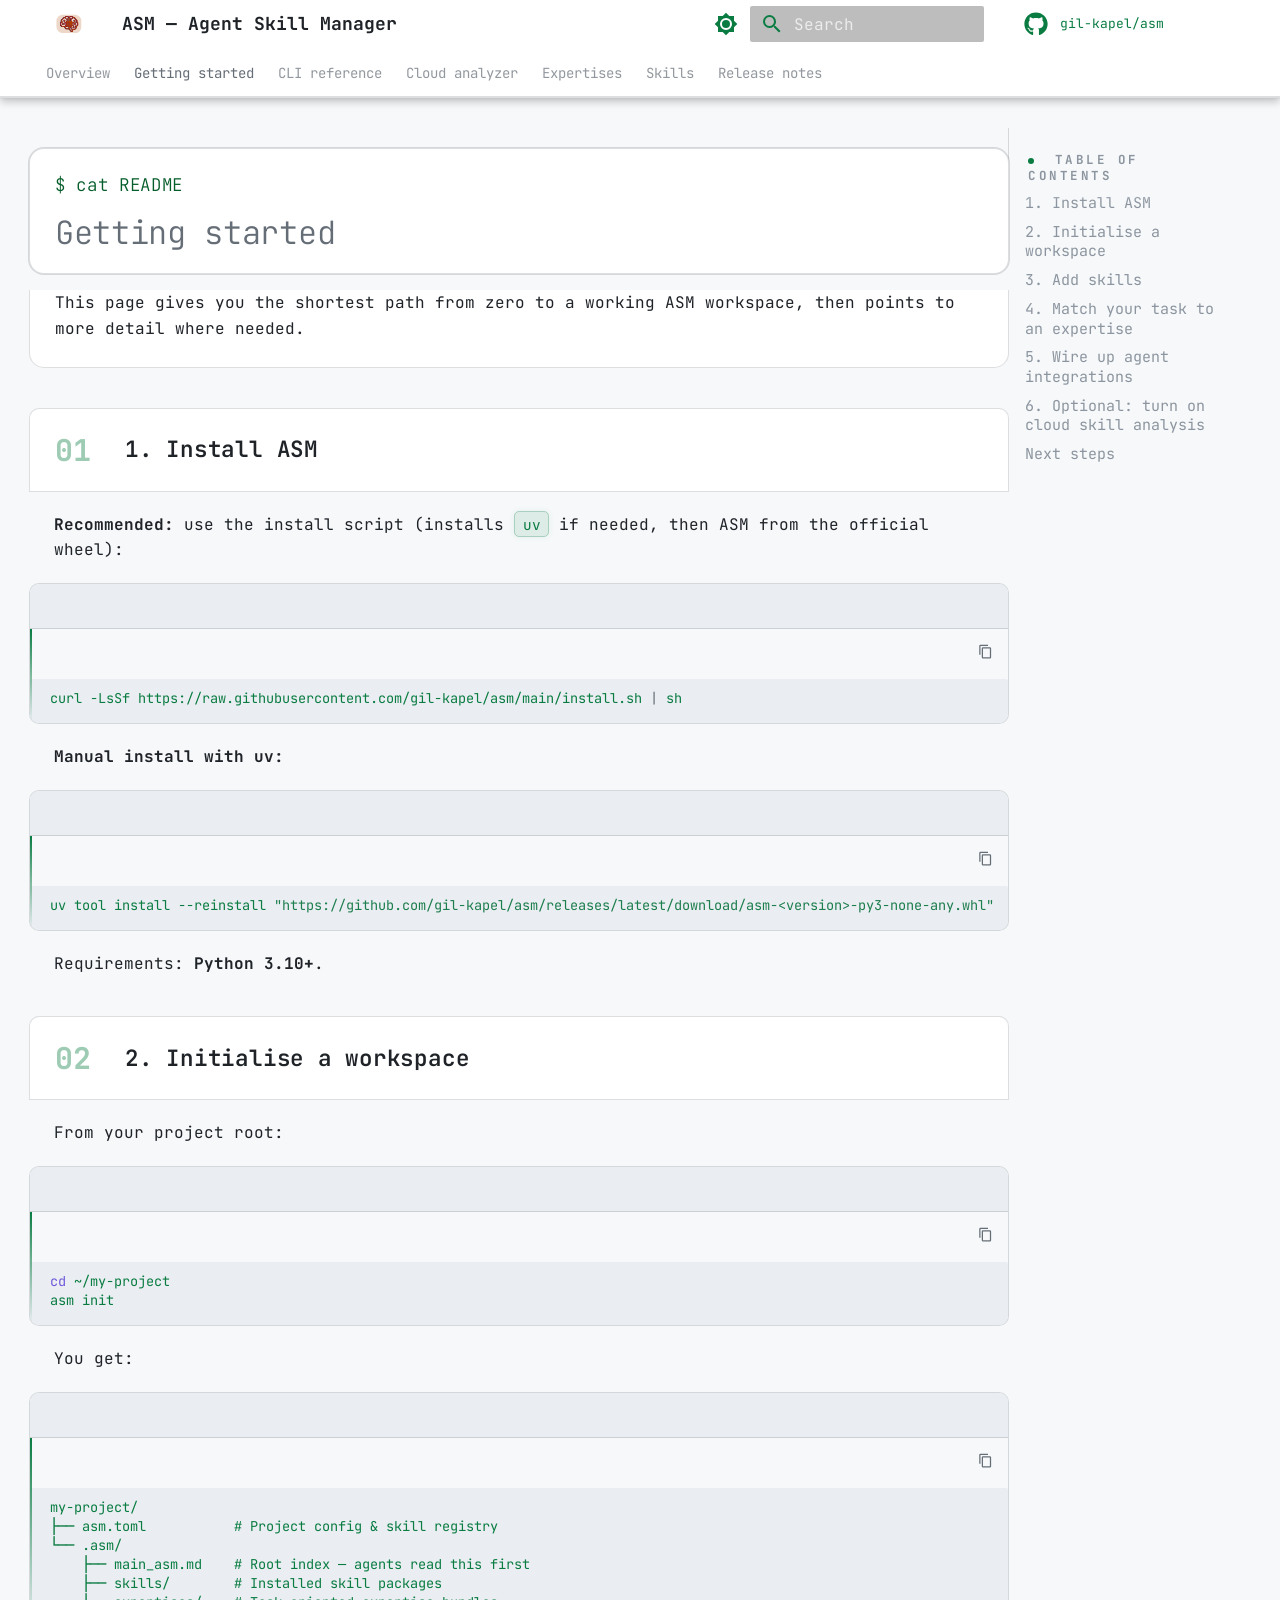
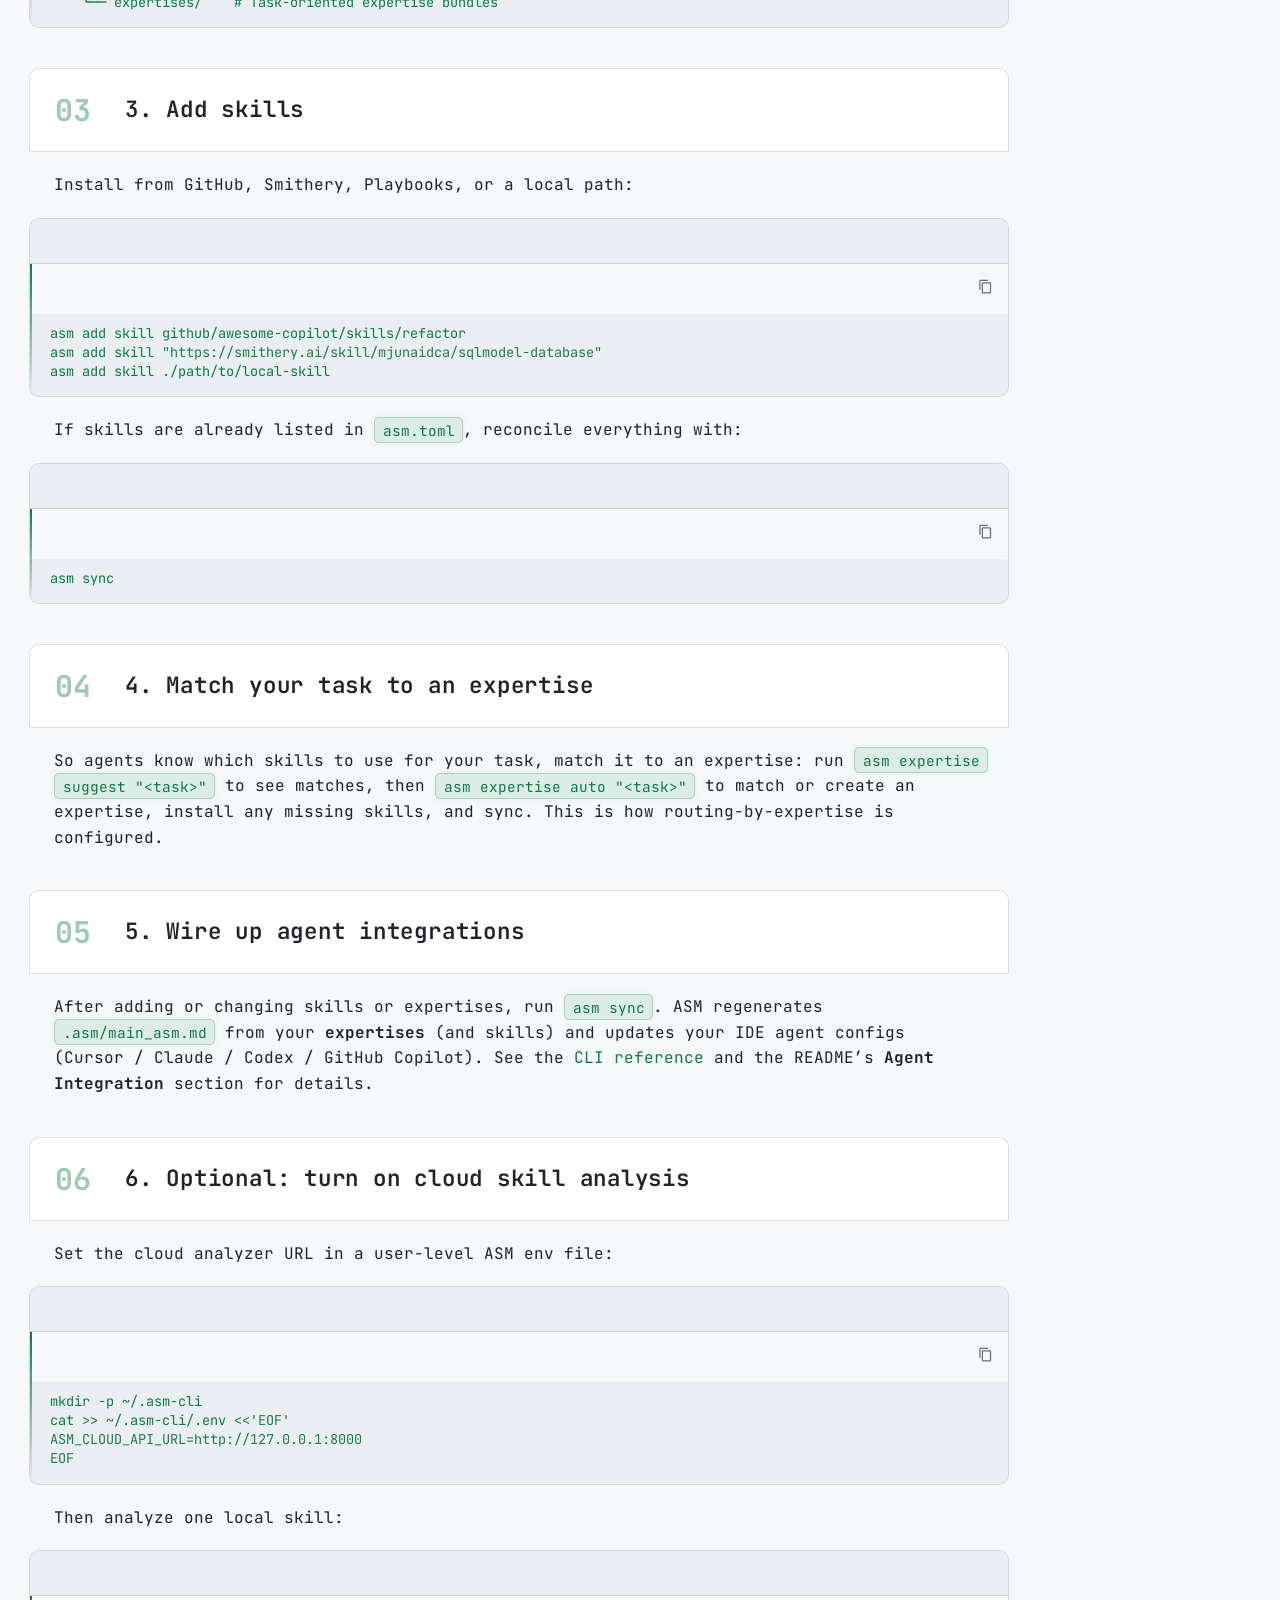
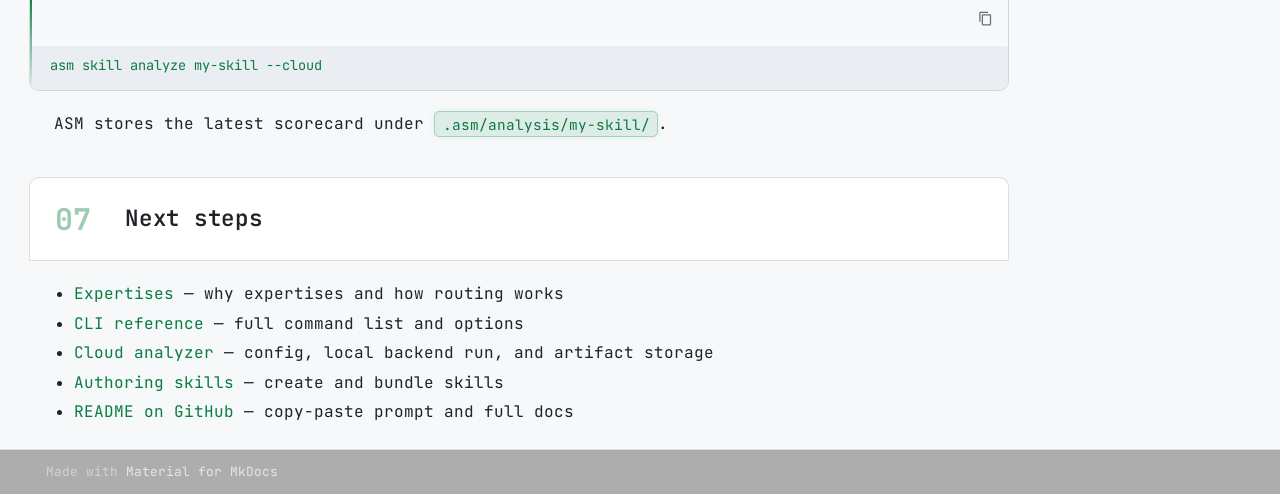
<file: site/getting-started/index.html>
<!doctype html>
<html lang="en" class="no-js">
  <head>
    
      <meta charset="utf-8">
      <meta name="viewport" content="width=device-width,initial-scale=1">
      
        <meta name="description" content="Agent Skill Manager — SOTA expertise for IDE agents">
      
      
      
      
        <link rel="prev" href="..">
      
      
        <link rel="next" href="../cli/">
      
      
        
      
      
      <link rel="icon" href="../assets/asm-logo.svg">
      <meta name="generator" content="mkdocs-1.6.1, mkdocs-material-9.7.3">
    
    
      
        <title>Getting started - ASM — Agent Skill Manager</title>
      
    
    
      <link rel="stylesheet" href="../assets/stylesheets/main.484c7ddc.min.css">
      
        
        <link rel="stylesheet" href="../assets/stylesheets/palette.ab4e12ef.min.css">
      
      


    
    
      
    
    
      
        
        
        <link rel="preconnect" href="https://fonts.gstatic.com" crossorigin>
        <link rel="stylesheet" href="https://fonts.googleapis.com/css?family=JetBrains+Mono:300,300i,400,400i,700,700i%7CJetBrains+Mono:400,400i,700,700i&display=fallback">
        <style>:root{--md-text-font:"JetBrains Mono";--md-code-font:"JetBrains Mono"}</style>
      
    
    
      <link rel="stylesheet" href="../stylesheets/extra.css">
    
    <script>__md_scope=new URL("..",location),__md_hash=e=>[...e].reduce(((e,_)=>(e<<5)-e+_.charCodeAt(0)),0),__md_get=(e,_=localStorage,t=__md_scope)=>JSON.parse(_.getItem(t.pathname+"."+e)),__md_set=(e,_,t=localStorage,a=__md_scope)=>{try{t.setItem(a.pathname+"."+e,JSON.stringify(_))}catch(e){}}</script>
    
      

    
    
  </head>
  
  
    
    
      
    
    
    
    
    <body dir="ltr" data-md-color-scheme="default" data-md-color-primary="green" data-md-color-accent="cyan">
  
    
    <input class="md-toggle" data-md-toggle="drawer" type="checkbox" id="__drawer" autocomplete="off">
    <input class="md-toggle" data-md-toggle="search" type="checkbox" id="__search" autocomplete="off">
    <label class="md-overlay" for="__drawer"></label>
    <div data-md-component="skip">
      
        
        <a href="#getting-started" class="md-skip">
          Skip to content
        </a>
      
    </div>
    <div data-md-component="announce">
      
    </div>
    
    
      

  

<header class="md-header md-header--shadow md-header--lifted" data-md-component="header">
  <nav class="md-header__inner md-grid" aria-label="Header">
    <a href=".." title="ASM — Agent Skill Manager" class="md-header__button md-logo" aria-label="ASM — Agent Skill Manager" data-md-component="logo">
      
  <img src="../assets/asm-logo.svg" alt="logo">

    </a>
    <label class="md-header__button md-icon" for="__drawer">
      
      <svg xmlns="http://www.w3.org/2000/svg" viewBox="0 0 24 24"><path d="M3 6h18v2H3zm0 5h18v2H3zm0 5h18v2H3z"/></svg>
    </label>
    <div class="md-header__title" data-md-component="header-title">
      <div class="md-header__ellipsis">
        <div class="md-header__topic">
          <span class="md-ellipsis">
            ASM — Agent Skill Manager
          </span>
        </div>
        <div class="md-header__topic" data-md-component="header-topic">
          <span class="md-ellipsis">
            
              Getting started
            
          </span>
        </div>
      </div>
    </div>
    
      
        <form class="md-header__option" data-md-component="palette">
  
    
    
    
    <input class="md-option" data-md-color-media="(prefers-color-scheme: light)" data-md-color-scheme="default" data-md-color-primary="green" data-md-color-accent="cyan"  aria-label="Switch to dark mode"  type="radio" name="__palette" id="__palette_0">
    
      <label class="md-header__button md-icon" title="Switch to dark mode" for="__palette_1" hidden>
        <svg xmlns="http://www.w3.org/2000/svg" viewBox="0 0 24 24"><path d="M12 8a4 4 0 0 0-4 4 4 4 0 0 0 4 4 4 4 0 0 0 4-4 4 4 0 0 0-4-4m0 10a6 6 0 0 1-6-6 6 6 0 0 1 6-6 6 6 0 0 1 6 6 6 6 0 0 1-6 6m8-9.31V4h-4.69L12 .69 8.69 4H4v4.69L.69 12 4 15.31V20h4.69L12 23.31 15.31 20H20v-4.69L23.31 12z"/></svg>
      </label>
    
  
    
    
    
    <input class="md-option" data-md-color-media="(prefers-color-scheme: dark)" data-md-color-scheme="slate" data-md-color-primary="green" data-md-color-accent="cyan"  aria-label="Switch to light mode"  type="radio" name="__palette" id="__palette_1">
    
      <label class="md-header__button md-icon" title="Switch to light mode" for="__palette_0" hidden>
        <svg xmlns="http://www.w3.org/2000/svg" viewBox="0 0 24 24"><path d="M12 18c-.89 0-1.74-.2-2.5-.55C11.56 16.5 13 14.42 13 12s-1.44-4.5-3.5-5.45C10.26 6.2 11.11 6 12 6a6 6 0 0 1 6 6 6 6 0 0 1-6 6m8-9.31V4h-4.69L12 .69 8.69 4H4v4.69L.69 12 4 15.31V20h4.69L12 23.31 15.31 20H20v-4.69L23.31 12z"/></svg>
      </label>
    
  
</form>
      
    
    
      <script>var palette=__md_get("__palette");if(palette&&palette.color){if("(prefers-color-scheme)"===palette.color.media){var media=matchMedia("(prefers-color-scheme: light)"),input=document.querySelector(media.matches?"[data-md-color-media='(prefers-color-scheme: light)']":"[data-md-color-media='(prefers-color-scheme: dark)']");palette.color.media=input.getAttribute("data-md-color-media"),palette.color.scheme=input.getAttribute("data-md-color-scheme"),palette.color.primary=input.getAttribute("data-md-color-primary"),palette.color.accent=input.getAttribute("data-md-color-accent")}for(var[key,value]of Object.entries(palette.color))document.body.setAttribute("data-md-color-"+key,value)}</script>
    
    
    
      
      
        <label class="md-header__button md-icon" for="__search">
          
          <svg xmlns="http://www.w3.org/2000/svg" viewBox="0 0 24 24"><path d="M9.5 3A6.5 6.5 0 0 1 16 9.5c0 1.61-.59 3.09-1.56 4.23l.27.27h.79l5 5-1.5 1.5-5-5v-.79l-.27-.27A6.52 6.52 0 0 1 9.5 16 6.5 6.5 0 0 1 3 9.5 6.5 6.5 0 0 1 9.5 3m0 2C7 5 5 7 5 9.5S7 14 9.5 14 14 12 14 9.5 12 5 9.5 5"/></svg>
        </label>
        <div class="md-search" data-md-component="search" role="dialog">
  <label class="md-search__overlay" for="__search"></label>
  <div class="md-search__inner" role="search">
    <form class="md-search__form" name="search">
      <input type="text" class="md-search__input" name="query" aria-label="Search" placeholder="Search" autocapitalize="off" autocorrect="off" autocomplete="off" spellcheck="false" data-md-component="search-query" required>
      <label class="md-search__icon md-icon" for="__search">
        
        <svg xmlns="http://www.w3.org/2000/svg" viewBox="0 0 24 24"><path d="M9.5 3A6.5 6.5 0 0 1 16 9.5c0 1.61-.59 3.09-1.56 4.23l.27.27h.79l5 5-1.5 1.5-5-5v-.79l-.27-.27A6.52 6.52 0 0 1 9.5 16 6.5 6.5 0 0 1 3 9.5 6.5 6.5 0 0 1 9.5 3m0 2C7 5 5 7 5 9.5S7 14 9.5 14 14 12 14 9.5 12 5 9.5 5"/></svg>
        
        <svg xmlns="http://www.w3.org/2000/svg" viewBox="0 0 24 24"><path d="M20 11v2H8l5.5 5.5-1.42 1.42L4.16 12l7.92-7.92L13.5 5.5 8 11z"/></svg>
      </label>
      <nav class="md-search__options" aria-label="Search">
        
        <button type="reset" class="md-search__icon md-icon" title="Clear" aria-label="Clear" tabindex="-1">
          
          <svg xmlns="http://www.w3.org/2000/svg" viewBox="0 0 24 24"><path d="M19 6.41 17.59 5 12 10.59 6.41 5 5 6.41 10.59 12 5 17.59 6.41 19 12 13.41 17.59 19 19 17.59 13.41 12z"/></svg>
        </button>
      </nav>
      
        <div class="md-search__suggest" data-md-component="search-suggest"></div>
      
    </form>
    <div class="md-search__output">
      <div class="md-search__scrollwrap" tabindex="0" data-md-scrollfix>
        <div class="md-search-result" data-md-component="search-result">
          <div class="md-search-result__meta">
            Initializing search
          </div>
          <ol class="md-search-result__list" role="presentation"></ol>
        </div>
      </div>
    </div>
  </div>
</div>
      
    
    
      <div class="md-header__source">
        <a href="https://github.com/gil-kapel/asm" title="Go to repository" class="md-source" data-md-component="source">
  <div class="md-source__icon md-icon">
    
    <svg xmlns="http://www.w3.org/2000/svg" viewBox="0 0 512 512"><!--! Font Awesome Free 7.1.0 by @fontawesome - https://fontawesome.com License - https://fontawesome.com/license/free (Icons: CC BY 4.0, Fonts: SIL OFL 1.1, Code: MIT License) Copyright 2025 Fonticons, Inc.--><path d="M173.9 397.4c0 2-2.3 3.6-5.2 3.6-3.3.3-5.6-1.3-5.6-3.6 0-2 2.3-3.6 5.2-3.6 3-.3 5.6 1.3 5.6 3.6m-31.1-4.5c-.7 2 1.3 4.3 4.3 4.9 2.6 1 5.6 0 6.2-2s-1.3-4.3-4.3-5.2c-2.6-.7-5.5.3-6.2 2.3m44.2-1.7c-2.9.7-4.9 2.6-4.6 4.9.3 2 2.9 3.3 5.9 2.6 2.9-.7 4.9-2.6 4.6-4.6-.3-1.9-3-3.2-5.9-2.9M252.8 8C114.1 8 8 113.3 8 252c0 110.9 69.8 205.8 169.5 239.2 12.8 2.3 17.3-5.6 17.3-12.1 0-6.2-.3-40.4-.3-61.4 0 0-70 15-84.7-29.8 0 0-11.4-29.1-27.8-36.6 0 0-22.9-15.7 1.6-15.4 0 0 24.9 2 38.6 25.8 21.9 38.6 58.6 27.5 72.9 20.9 2.3-16 8.8-27.1 16-33.7-55.9-6.2-112.3-14.3-112.3-110.5 0-27.5 7.6-41.3 23.6-58.9-2.6-6.5-11.1-33.3 2.6-67.9 20.9-6.5 69 27 69 27 20-5.6 41.5-8.5 62.8-8.5s42.8 2.9 62.8 8.5c0 0 48.1-33.6 69-27 13.7 34.7 5.2 61.4 2.6 67.9 16 17.7 25.8 31.5 25.8 58.9 0 96.5-58.9 104.2-114.8 110.5 9.2 7.9 17 22.9 17 46.4 0 33.7-.3 75.4-.3 83.6 0 6.5 4.6 14.4 17.3 12.1C436.2 457.8 504 362.9 504 252 504 113.3 391.5 8 252.8 8M105.2 352.9c-1.3 1-1 3.3.7 5.2 1.6 1.6 3.9 2.3 5.2 1 1.3-1 1-3.3-.7-5.2-1.6-1.6-3.9-2.3-5.2-1m-10.8-8.1c-.7 1.3.3 2.9 2.3 3.9 1.6 1 3.6.7 4.3-.7.7-1.3-.3-2.9-2.3-3.9-2-.6-3.6-.3-4.3.7m32.4 35.6c-1.6 1.3-1 4.3 1.3 6.2 2.3 2.3 5.2 2.6 6.5 1 1.3-1.3.7-4.3-1.3-6.2-2.2-2.3-5.2-2.6-6.5-1m-11.4-14.7c-1.6 1-1.6 3.6 0 5.9s4.3 3.3 5.6 2.3c1.6-1.3 1.6-3.9 0-6.2-1.4-2.3-4-3.3-5.6-2"/></svg>
  </div>
  <div class="md-source__repository">
    gil-kapel/asm
  </div>
</a>
      </div>
    
  </nav>
  
    
      
<nav class="md-tabs" aria-label="Tabs" data-md-component="tabs">
  <div class="md-grid">
    <ul class="md-tabs__list">
      
        
  
  
  
  
    <li class="md-tabs__item">
      <a href=".." class="md-tabs__link">
        
  
  
    
  
  Overview

      </a>
    </li>
  

      
        
  
  
  
    
  
  
    <li class="md-tabs__item md-tabs__item--active">
      <a href="./" class="md-tabs__link">
        
  
  
    
  
  Getting started

      </a>
    </li>
  

      
        
  
  
  
  
    <li class="md-tabs__item">
      <a href="../cli/" class="md-tabs__link">
        
  
  
    
  
  CLI reference

      </a>
    </li>
  

      
        
  
  
  
  
    <li class="md-tabs__item">
      <a href="../cloud-analyzer/" class="md-tabs__link">
        
  
  
    
  
  Cloud analyzer

      </a>
    </li>
  

      
        
  
  
  
  
    <li class="md-tabs__item">
      <a href="../expertises/" class="md-tabs__link">
        
  
  
    
  
  Expertises

      </a>
    </li>
  

      
        
  
  
  
  
    
    
      <li class="md-tabs__item">
        <a href="../skills/authoring/" class="md-tabs__link">
          
  
  
  Skills

        </a>
      </li>
    
  

      
        
  
  
  
  
    <li class="md-tabs__item">
      <a href="../releases/" class="md-tabs__link">
        
  
  
    
  
  Release notes

      </a>
    </li>
  

      
    </ul>
  </div>
</nav>
    
  
</header>
    
    <div class="md-container" data-md-component="container">
      
      
        
      
      <main class="md-main" data-md-component="main">
        <div class="md-main__inner md-grid">
          
            
              
              <div class="md-sidebar md-sidebar--primary" data-md-component="sidebar" data-md-type="navigation" >
                <div class="md-sidebar__scrollwrap">
                  <div class="md-sidebar__inner">
                    


  


<nav class="md-nav md-nav--primary md-nav--lifted" aria-label="Navigation" data-md-level="0">
  <label class="md-nav__title" for="__drawer">
    <a href=".." title="ASM — Agent Skill Manager" class="md-nav__button md-logo" aria-label="ASM — Agent Skill Manager" data-md-component="logo">
      
  <img src="../assets/asm-logo.svg" alt="logo">

    </a>
    ASM — Agent Skill Manager
  </label>
  
    <div class="md-nav__source">
      <a href="https://github.com/gil-kapel/asm" title="Go to repository" class="md-source" data-md-component="source">
  <div class="md-source__icon md-icon">
    
    <svg xmlns="http://www.w3.org/2000/svg" viewBox="0 0 512 512"><!--! Font Awesome Free 7.1.0 by @fontawesome - https://fontawesome.com License - https://fontawesome.com/license/free (Icons: CC BY 4.0, Fonts: SIL OFL 1.1, Code: MIT License) Copyright 2025 Fonticons, Inc.--><path d="M173.9 397.4c0 2-2.3 3.6-5.2 3.6-3.3.3-5.6-1.3-5.6-3.6 0-2 2.3-3.6 5.2-3.6 3-.3 5.6 1.3 5.6 3.6m-31.1-4.5c-.7 2 1.3 4.3 4.3 4.9 2.6 1 5.6 0 6.2-2s-1.3-4.3-4.3-5.2c-2.6-.7-5.5.3-6.2 2.3m44.2-1.7c-2.9.7-4.9 2.6-4.6 4.9.3 2 2.9 3.3 5.9 2.6 2.9-.7 4.9-2.6 4.6-4.6-.3-1.9-3-3.2-5.9-2.9M252.8 8C114.1 8 8 113.3 8 252c0 110.9 69.8 205.8 169.5 239.2 12.8 2.3 17.3-5.6 17.3-12.1 0-6.2-.3-40.4-.3-61.4 0 0-70 15-84.7-29.8 0 0-11.4-29.1-27.8-36.6 0 0-22.9-15.7 1.6-15.4 0 0 24.9 2 38.6 25.8 21.9 38.6 58.6 27.5 72.9 20.9 2.3-16 8.8-27.1 16-33.7-55.9-6.2-112.3-14.3-112.3-110.5 0-27.5 7.6-41.3 23.6-58.9-2.6-6.5-11.1-33.3 2.6-67.9 20.9-6.5 69 27 69 27 20-5.6 41.5-8.5 62.8-8.5s42.8 2.9 62.8 8.5c0 0 48.1-33.6 69-27 13.7 34.7 5.2 61.4 2.6 67.9 16 17.7 25.8 31.5 25.8 58.9 0 96.5-58.9 104.2-114.8 110.5 9.2 7.9 17 22.9 17 46.4 0 33.7-.3 75.4-.3 83.6 0 6.5 4.6 14.4 17.3 12.1C436.2 457.8 504 362.9 504 252 504 113.3 391.5 8 252.8 8M105.2 352.9c-1.3 1-1 3.3.7 5.2 1.6 1.6 3.9 2.3 5.2 1 1.3-1 1-3.3-.7-5.2-1.6-1.6-3.9-2.3-5.2-1m-10.8-8.1c-.7 1.3.3 2.9 2.3 3.9 1.6 1 3.6.7 4.3-.7.7-1.3-.3-2.9-2.3-3.9-2-.6-3.6-.3-4.3.7m32.4 35.6c-1.6 1.3-1 4.3 1.3 6.2 2.3 2.3 5.2 2.6 6.5 1 1.3-1.3.7-4.3-1.3-6.2-2.2-2.3-5.2-2.6-6.5-1m-11.4-14.7c-1.6 1-1.6 3.6 0 5.9s4.3 3.3 5.6 2.3c1.6-1.3 1.6-3.9 0-6.2-1.4-2.3-4-3.3-5.6-2"/></svg>
  </div>
  <div class="md-source__repository">
    gil-kapel/asm
  </div>
</a>
    </div>
  
  <ul class="md-nav__list" data-md-scrollfix>
    
      
      
  
  
  
  
    <li class="md-nav__item">
      <a href=".." class="md-nav__link">
        
  
  
  <span class="md-ellipsis">
    
  
    Overview
  

    
  </span>
  
  

      </a>
    </li>
  

    
      
      
  
  
    
  
  
  
    <li class="md-nav__item md-nav__item--active">
      
      <input class="md-nav__toggle md-toggle" type="checkbox" id="__toc">
      
      
        
      
      
        <label class="md-nav__link md-nav__link--active" for="__toc">
          
  
  
  <span class="md-ellipsis">
    
  
    Getting started
  

    
  </span>
  
  

          <span class="md-nav__icon md-icon"></span>
        </label>
      
      <a href="./" class="md-nav__link md-nav__link--active">
        
  
  
  <span class="md-ellipsis">
    
  
    Getting started
  

    
  </span>
  
  

      </a>
      
        

<nav class="md-nav md-nav--secondary" aria-label="Table of contents">
  
  
  
    
  
  
    <label class="md-nav__title" for="__toc">
      <span class="md-nav__icon md-icon"></span>
      Table of contents
    </label>
    <ul class="md-nav__list" data-md-component="toc" data-md-scrollfix>
      
        <li class="md-nav__item">
  <a href="#1-install-asm" class="md-nav__link">
    <span class="md-ellipsis">
      
        1. Install ASM
      
    </span>
  </a>
  
</li>
      
        <li class="md-nav__item">
  <a href="#2-initialise-a-workspace" class="md-nav__link">
    <span class="md-ellipsis">
      
        2. Initialise a workspace
      
    </span>
  </a>
  
</li>
      
        <li class="md-nav__item">
  <a href="#3-add-skills" class="md-nav__link">
    <span class="md-ellipsis">
      
        3. Add skills
      
    </span>
  </a>
  
</li>
      
        <li class="md-nav__item">
  <a href="#4-match-your-task-to-an-expertise" class="md-nav__link">
    <span class="md-ellipsis">
      
        4. Match your task to an expertise
      
    </span>
  </a>
  
</li>
      
        <li class="md-nav__item">
  <a href="#5-wire-up-agent-integrations" class="md-nav__link">
    <span class="md-ellipsis">
      
        5. Wire up agent integrations
      
    </span>
  </a>
  
</li>
      
        <li class="md-nav__item">
  <a href="#6-optional-turn-on-cloud-skill-analysis" class="md-nav__link">
    <span class="md-ellipsis">
      
        6. Optional: turn on cloud skill analysis
      
    </span>
  </a>
  
</li>
      
        <li class="md-nav__item">
  <a href="#next-steps" class="md-nav__link">
    <span class="md-ellipsis">
      
        Next steps
      
    </span>
  </a>
  
</li>
      
    </ul>
  
</nav>
      
    </li>
  

    
      
      
  
  
  
  
    <li class="md-nav__item">
      <a href="../cli/" class="md-nav__link">
        
  
  
  <span class="md-ellipsis">
    
  
    CLI reference
  

    
  </span>
  
  

      </a>
    </li>
  

    
      
      
  
  
  
  
    <li class="md-nav__item">
      <a href="../cloud-analyzer/" class="md-nav__link">
        
  
  
  <span class="md-ellipsis">
    
  
    Cloud analyzer
  

    
  </span>
  
  

      </a>
    </li>
  

    
      
      
  
  
  
  
    <li class="md-nav__item">
      <a href="../expertises/" class="md-nav__link">
        
  
  
  <span class="md-ellipsis">
    
  
    Expertises
  

    
  </span>
  
  

      </a>
    </li>
  

    
      
      
  
  
  
  
    
    
    
    
      
      
        
      
    
    
    <li class="md-nav__item md-nav__item--nested">
      
        
        
          
        
        <input class="md-nav__toggle md-toggle md-toggle--indeterminate" type="checkbox" id="__nav_6" >
        
          
          <label class="md-nav__link" for="__nav_6" id="__nav_6_label" tabindex="0">
            
  
  
  <span class="md-ellipsis">
    
  
    Skills
  

    
  </span>
  
  

            <span class="md-nav__icon md-icon"></span>
          </label>
        
        <nav class="md-nav" data-md-level="1" aria-labelledby="__nav_6_label" aria-expanded="false">
          <label class="md-nav__title" for="__nav_6">
            <span class="md-nav__icon md-icon"></span>
            
  
    Skills
  

          </label>
          <ul class="md-nav__list" data-md-scrollfix>
            
              
                
  
  
  
  
    <li class="md-nav__item">
      <a href="../skills/authoring/" class="md-nav__link">
        
  
  
  <span class="md-ellipsis">
    
  
    Authoring skills
  

    
  </span>
  
  

      </a>
    </li>
  

              
            
          </ul>
        </nav>
      
    </li>
  

    
      
      
  
  
  
  
    <li class="md-nav__item">
      <a href="../releases/" class="md-nav__link">
        
  
  
  <span class="md-ellipsis">
    
  
    Release notes
  

    
  </span>
  
  

      </a>
    </li>
  

    
  </ul>
</nav>
                  </div>
                </div>
              </div>
            
            
              
              <div class="md-sidebar md-sidebar--secondary" data-md-component="sidebar" data-md-type="toc" >
                <div class="md-sidebar__scrollwrap">
                  <div class="md-sidebar__inner">
                    

<nav class="md-nav md-nav--secondary" aria-label="Table of contents">
  
  
  
    
  
  
    <label class="md-nav__title" for="__toc">
      <span class="md-nav__icon md-icon"></span>
      Table of contents
    </label>
    <ul class="md-nav__list" data-md-component="toc" data-md-scrollfix>
      
        <li class="md-nav__item">
  <a href="#1-install-asm" class="md-nav__link">
    <span class="md-ellipsis">
      
        1. Install ASM
      
    </span>
  </a>
  
</li>
      
        <li class="md-nav__item">
  <a href="#2-initialise-a-workspace" class="md-nav__link">
    <span class="md-ellipsis">
      
        2. Initialise a workspace
      
    </span>
  </a>
  
</li>
      
        <li class="md-nav__item">
  <a href="#3-add-skills" class="md-nav__link">
    <span class="md-ellipsis">
      
        3. Add skills
      
    </span>
  </a>
  
</li>
      
        <li class="md-nav__item">
  <a href="#4-match-your-task-to-an-expertise" class="md-nav__link">
    <span class="md-ellipsis">
      
        4. Match your task to an expertise
      
    </span>
  </a>
  
</li>
      
        <li class="md-nav__item">
  <a href="#5-wire-up-agent-integrations" class="md-nav__link">
    <span class="md-ellipsis">
      
        5. Wire up agent integrations
      
    </span>
  </a>
  
</li>
      
        <li class="md-nav__item">
  <a href="#6-optional-turn-on-cloud-skill-analysis" class="md-nav__link">
    <span class="md-ellipsis">
      
        6. Optional: turn on cloud skill analysis
      
    </span>
  </a>
  
</li>
      
        <li class="md-nav__item">
  <a href="#next-steps" class="md-nav__link">
    <span class="md-ellipsis">
      
        Next steps
      
    </span>
  </a>
  
</li>
      
    </ul>
  
</nav>
                  </div>
                </div>
              </div>
            
          
          
            <div class="md-content" data-md-component="content">
              
              <article class="md-content__inner md-typeset">
                
                  


  
  


<h1 id="getting-started">Getting started</h1>
<p>This page gives you the shortest path from zero to a working ASM workspace, then points to more detail where needed.</p>
<h2 id="1-install-asm">1. Install ASM</h2>
<p><strong>Recommended:</strong> use the install script (installs <code>uv</code> if needed, then ASM from the official wheel):</p>
<div class="highlight"><pre><span></span><code><a id="__codelineno-0-1" name="__codelineno-0-1" href="#__codelineno-0-1"></a>curl<span class="w"> </span>-LsSf<span class="w"> </span>https://raw.githubusercontent.com/gil-kapel/asm/main/install.sh<span class="w"> </span><span class="p">|</span><span class="w"> </span>sh
</code></pre></div>
<p><strong>Manual install with uv:</strong></p>
<div class="highlight"><pre><span></span><code><a id="__codelineno-1-1" name="__codelineno-1-1" href="#__codelineno-1-1"></a>uv<span class="w"> </span>tool<span class="w"> </span>install<span class="w"> </span>--reinstall<span class="w"> </span><span class="s2">&quot;https://github.com/gil-kapel/asm/releases/latest/download/asm-&lt;version&gt;-py3-none-any.whl&quot;</span>
</code></pre></div>
<p>Requirements: <strong>Python 3.10+</strong>.</p>
<h2 id="2-initialise-a-workspace">2. Initialise a workspace</h2>
<p>From your project root:</p>
<div class="highlight"><pre><span></span><code><a id="__codelineno-2-1" name="__codelineno-2-1" href="#__codelineno-2-1"></a><span class="nb">cd</span><span class="w"> </span>~/my-project
<a id="__codelineno-2-2" name="__codelineno-2-2" href="#__codelineno-2-2"></a>asm<span class="w"> </span>init
</code></pre></div>
<p>You get:</p>
<div class="highlight"><pre><span></span><code><a id="__codelineno-3-1" name="__codelineno-3-1" href="#__codelineno-3-1"></a>my-project/
<a id="__codelineno-3-2" name="__codelineno-3-2" href="#__codelineno-3-2"></a>├── asm.toml           # Project config &amp; skill registry
<a id="__codelineno-3-3" name="__codelineno-3-3" href="#__codelineno-3-3"></a>└── .asm/
<a id="__codelineno-3-4" name="__codelineno-3-4" href="#__codelineno-3-4"></a>    ├── main_asm.md    # Root index — agents read this first
<a id="__codelineno-3-5" name="__codelineno-3-5" href="#__codelineno-3-5"></a>    ├── skills/        # Installed skill packages
<a id="__codelineno-3-6" name="__codelineno-3-6" href="#__codelineno-3-6"></a>    └── expertises/    # Task-oriented expertise bundles
</code></pre></div>
<h2 id="3-add-skills">3. Add skills</h2>
<p>Install from GitHub, Smithery, Playbooks, or a local path:</p>
<div class="highlight"><pre><span></span><code><a id="__codelineno-4-1" name="__codelineno-4-1" href="#__codelineno-4-1"></a>asm<span class="w"> </span>add<span class="w"> </span>skill<span class="w"> </span>github/awesome-copilot/skills/refactor
<a id="__codelineno-4-2" name="__codelineno-4-2" href="#__codelineno-4-2"></a>asm<span class="w"> </span>add<span class="w"> </span>skill<span class="w"> </span><span class="s2">&quot;https://smithery.ai/skill/mjunaidca/sqlmodel-database&quot;</span>
<a id="__codelineno-4-3" name="__codelineno-4-3" href="#__codelineno-4-3"></a>asm<span class="w"> </span>add<span class="w"> </span>skill<span class="w"> </span>./path/to/local-skill
</code></pre></div>
<p>If skills are already listed in <code>asm.toml</code>, reconcile everything with:</p>
<div class="highlight"><pre><span></span><code><a id="__codelineno-5-1" name="__codelineno-5-1" href="#__codelineno-5-1"></a>asm<span class="w"> </span>sync
</code></pre></div>
<h2 id="4-match-your-task-to-an-expertise">4. Match your task to an expertise</h2>
<p>So agents know which skills to use for your task, match it to an expertise: run <code>asm expertise suggest "&lt;task&gt;"</code> to see matches, then <code>asm expertise auto "&lt;task&gt;"</code> to match or create an expertise, install any missing skills, and sync. This is how routing-by-expertise is configured.</p>
<h2 id="5-wire-up-agent-integrations">5. Wire up agent integrations</h2>
<p>After adding or changing skills or expertises, run <code>asm sync</code>. ASM regenerates <code>.asm/main_asm.md</code> from your <strong>expertises</strong> (and skills) and updates your IDE agent configs (Cursor / Claude / Codex / GitHub Copilot). See the <a href="../cli/">CLI reference</a> and the README’s <strong>Agent Integration</strong> section for details.</p>
<h2 id="6-optional-turn-on-cloud-skill-analysis">6. Optional: turn on cloud skill analysis</h2>
<p>Set the cloud analyzer URL in a user-level ASM env file:</p>
<div class="highlight"><pre><span></span><code><a id="__codelineno-6-1" name="__codelineno-6-1" href="#__codelineno-6-1"></a>mkdir<span class="w"> </span>-p<span class="w"> </span>~/.asm-cli
<a id="__codelineno-6-2" name="__codelineno-6-2" href="#__codelineno-6-2"></a>cat<span class="w"> </span>&gt;&gt;<span class="w"> </span>~/.asm-cli/.env<span class="w"> </span><span class="s">&lt;&lt;&#39;EOF&#39;</span>
<a id="__codelineno-6-3" name="__codelineno-6-3" href="#__codelineno-6-3"></a><span class="s">ASM_CLOUD_API_URL=http://127.0.0.1:8000</span>
<a id="__codelineno-6-4" name="__codelineno-6-4" href="#__codelineno-6-4"></a><span class="s">EOF</span>
</code></pre></div>
<p>Then analyze one local skill:</p>
<div class="highlight"><pre><span></span><code><a id="__codelineno-7-1" name="__codelineno-7-1" href="#__codelineno-7-1"></a>asm<span class="w"> </span>skill<span class="w"> </span>analyze<span class="w"> </span>my-skill<span class="w"> </span>--cloud
</code></pre></div>
<p>ASM stores the latest scorecard under <code>.asm/analysis/my-skill/</code>.</p>
<h2 id="next-steps">Next steps</h2>
<ul>
<li><a href="../expertises/">Expertises</a> — why expertises and how routing works</li>
<li><a href="../cli/">CLI reference</a> — full command list and options</li>
<li><a href="../cloud-analyzer/">Cloud analyzer</a> — config, local backend run, and artifact storage</li>
<li><a href="../skills/authoring/">Authoring skills</a> — create and bundle skills</li>
<li><a href="https://github.com/gil-kapel/asm">README on GitHub</a> — copy-paste prompt and full docs</li>
</ul>







  
  






                
              </article>
            </div>
          
          
<script>var target=document.getElementById(location.hash.slice(1));target&&target.name&&(target.checked=target.name.startsWith("__tabbed_"))</script>
        </div>
        
          <button type="button" class="md-top md-icon" data-md-component="top" hidden>
  
  <svg xmlns="http://www.w3.org/2000/svg" viewBox="0 0 24 24"><path d="M13 20h-2V8l-5.5 5.5-1.42-1.42L12 4.16l7.92 7.92-1.42 1.42L13 8z"/></svg>
  Back to top
</button>
        
      </main>
      
        <footer class="md-footer">
  
  <div class="md-footer-meta md-typeset">
    <div class="md-footer-meta__inner md-grid">
      <div class="md-copyright">
  
  
    Made with
    <a href="https://squidfunk.github.io/mkdocs-material/" target="_blank" rel="noopener">
      Material for MkDocs
    </a>
  
</div>
      
    </div>
  </div>
</footer>
      
    </div>
    <div class="md-dialog" data-md-component="dialog">
      <div class="md-dialog__inner md-typeset"></div>
    </div>
    
    
    
      
      
      <script id="__config" type="application/json">{"annotate": null, "base": "..", "features": ["navigation.sections", "navigation.expand", "navigation.instant", "navigation.tracking", "navigation.tabs", "navigation.tabs.sticky", "navigation.top", "content.code.copy", "search.highlight", "search.suggest", "toc.follow"], "search": "../assets/javascripts/workers/search.2c215733.min.js", "tags": null, "translations": {"clipboard.copied": "Copied to clipboard", "clipboard.copy": "Copy to clipboard", "search.result.more.one": "1 more on this page", "search.result.more.other": "# more on this page", "search.result.none": "No matching documents", "search.result.one": "1 matching document", "search.result.other": "# matching documents", "search.result.placeholder": "Type to start searching", "search.result.term.missing": "Missing", "select.version": "Select version"}, "version": null}</script>
    
    
      <script src="../assets/javascripts/bundle.79ae519e.min.js"></script>
      
    
  </body>
</html>
</file>
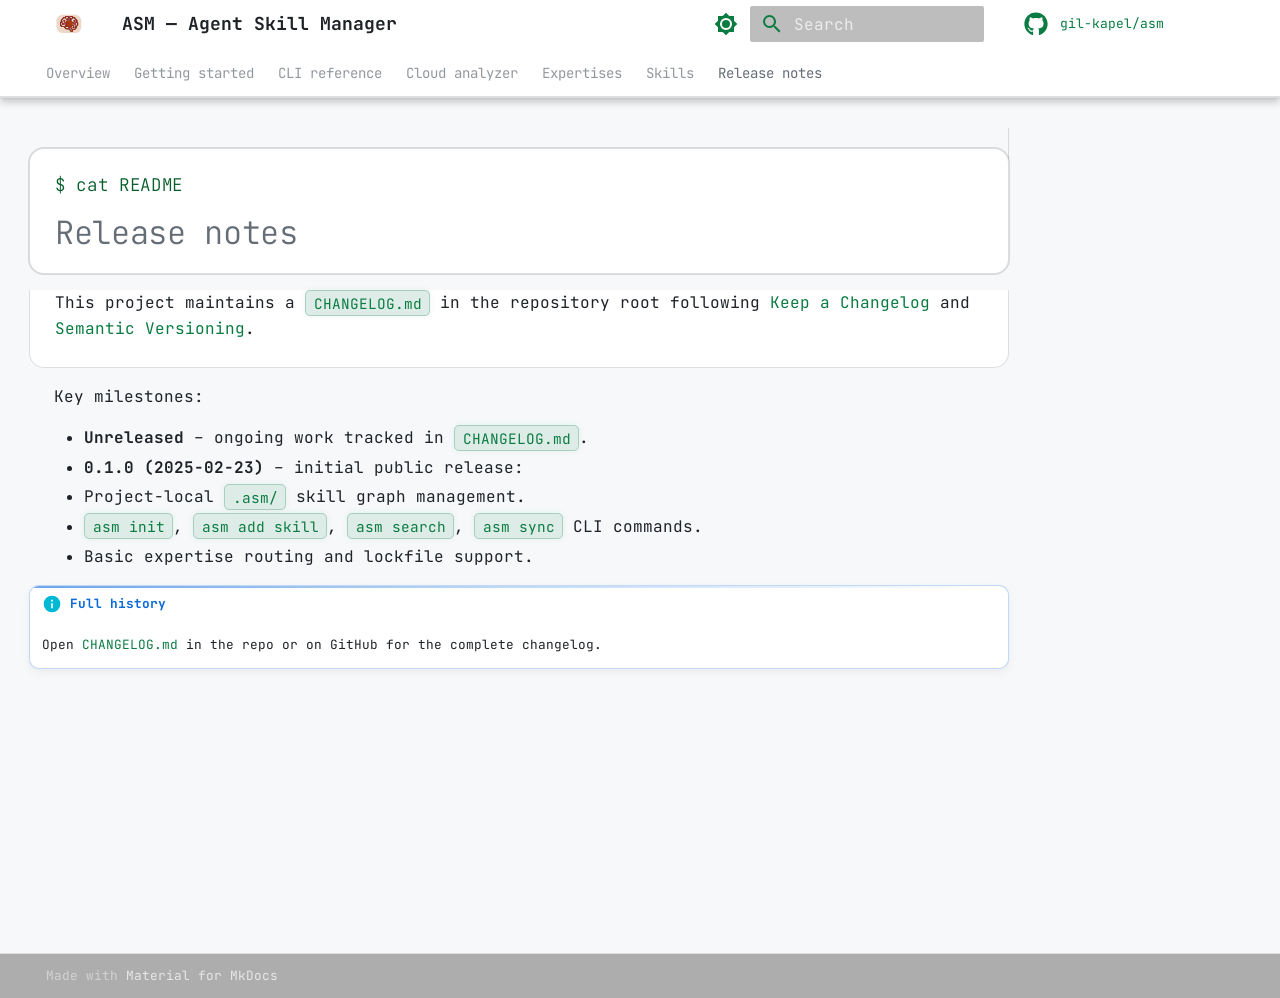
<file: site/releases/index.html>
<!doctype html>
<html lang="en" class="no-js">
  <head>
    
      <meta charset="utf-8">
      <meta name="viewport" content="width=device-width,initial-scale=1">
      
        <meta name="description" content="Agent Skill Manager — SOTA expertise for IDE agents">
      
      
      
      
        <link rel="prev" href="../skills/authoring/">
      
      
      
        
      
      
      <link rel="icon" href="../assets/asm-logo.svg">
      <meta name="generator" content="mkdocs-1.6.1, mkdocs-material-9.7.3">
    
    
      
        <title>Release notes - ASM — Agent Skill Manager</title>
      
    
    
      <link rel="stylesheet" href="../assets/stylesheets/main.484c7ddc.min.css">
      
        
        <link rel="stylesheet" href="../assets/stylesheets/palette.ab4e12ef.min.css">
      
      


    
    
      
    
    
      
        
        
        <link rel="preconnect" href="https://fonts.gstatic.com" crossorigin>
        <link rel="stylesheet" href="https://fonts.googleapis.com/css?family=JetBrains+Mono:300,300i,400,400i,700,700i%7CJetBrains+Mono:400,400i,700,700i&display=fallback">
        <style>:root{--md-text-font:"JetBrains Mono";--md-code-font:"JetBrains Mono"}</style>
      
    
    
      <link rel="stylesheet" href="../stylesheets/extra.css">
    
    <script>__md_scope=new URL("..",location),__md_hash=e=>[...e].reduce(((e,_)=>(e<<5)-e+_.charCodeAt(0)),0),__md_get=(e,_=localStorage,t=__md_scope)=>JSON.parse(_.getItem(t.pathname+"."+e)),__md_set=(e,_,t=localStorage,a=__md_scope)=>{try{t.setItem(a.pathname+"."+e,JSON.stringify(_))}catch(e){}}</script>
    
      

    
    
  </head>
  
  
    
    
      
    
    
    
    
    <body dir="ltr" data-md-color-scheme="default" data-md-color-primary="green" data-md-color-accent="cyan">
  
    
    <input class="md-toggle" data-md-toggle="drawer" type="checkbox" id="__drawer" autocomplete="off">
    <input class="md-toggle" data-md-toggle="search" type="checkbox" id="__search" autocomplete="off">
    <label class="md-overlay" for="__drawer"></label>
    <div data-md-component="skip">
      
        
        <a href="#release-notes" class="md-skip">
          Skip to content
        </a>
      
    </div>
    <div data-md-component="announce">
      
    </div>
    
    
      

  

<header class="md-header md-header--shadow md-header--lifted" data-md-component="header">
  <nav class="md-header__inner md-grid" aria-label="Header">
    <a href=".." title="ASM — Agent Skill Manager" class="md-header__button md-logo" aria-label="ASM — Agent Skill Manager" data-md-component="logo">
      
  <img src="../assets/asm-logo.svg" alt="logo">

    </a>
    <label class="md-header__button md-icon" for="__drawer">
      
      <svg xmlns="http://www.w3.org/2000/svg" viewBox="0 0 24 24"><path d="M3 6h18v2H3zm0 5h18v2H3zm0 5h18v2H3z"/></svg>
    </label>
    <div class="md-header__title" data-md-component="header-title">
      <div class="md-header__ellipsis">
        <div class="md-header__topic">
          <span class="md-ellipsis">
            ASM — Agent Skill Manager
          </span>
        </div>
        <div class="md-header__topic" data-md-component="header-topic">
          <span class="md-ellipsis">
            
              Release notes
            
          </span>
        </div>
      </div>
    </div>
    
      
        <form class="md-header__option" data-md-component="palette">
  
    
    
    
    <input class="md-option" data-md-color-media="(prefers-color-scheme: light)" data-md-color-scheme="default" data-md-color-primary="green" data-md-color-accent="cyan"  aria-label="Switch to dark mode"  type="radio" name="__palette" id="__palette_0">
    
      <label class="md-header__button md-icon" title="Switch to dark mode" for="__palette_1" hidden>
        <svg xmlns="http://www.w3.org/2000/svg" viewBox="0 0 24 24"><path d="M12 8a4 4 0 0 0-4 4 4 4 0 0 0 4 4 4 4 0 0 0 4-4 4 4 0 0 0-4-4m0 10a6 6 0 0 1-6-6 6 6 0 0 1 6-6 6 6 0 0 1 6 6 6 6 0 0 1-6 6m8-9.31V4h-4.69L12 .69 8.69 4H4v4.69L.69 12 4 15.31V20h4.69L12 23.31 15.31 20H20v-4.69L23.31 12z"/></svg>
      </label>
    
  
    
    
    
    <input class="md-option" data-md-color-media="(prefers-color-scheme: dark)" data-md-color-scheme="slate" data-md-color-primary="green" data-md-color-accent="cyan"  aria-label="Switch to light mode"  type="radio" name="__palette" id="__palette_1">
    
      <label class="md-header__button md-icon" title="Switch to light mode" for="__palette_0" hidden>
        <svg xmlns="http://www.w3.org/2000/svg" viewBox="0 0 24 24"><path d="M12 18c-.89 0-1.74-.2-2.5-.55C11.56 16.5 13 14.42 13 12s-1.44-4.5-3.5-5.45C10.26 6.2 11.11 6 12 6a6 6 0 0 1 6 6 6 6 0 0 1-6 6m8-9.31V4h-4.69L12 .69 8.69 4H4v4.69L.69 12 4 15.31V20h4.69L12 23.31 15.31 20H20v-4.69L23.31 12z"/></svg>
      </label>
    
  
</form>
      
    
    
      <script>var palette=__md_get("__palette");if(palette&&palette.color){if("(prefers-color-scheme)"===palette.color.media){var media=matchMedia("(prefers-color-scheme: light)"),input=document.querySelector(media.matches?"[data-md-color-media='(prefers-color-scheme: light)']":"[data-md-color-media='(prefers-color-scheme: dark)']");palette.color.media=input.getAttribute("data-md-color-media"),palette.color.scheme=input.getAttribute("data-md-color-scheme"),palette.color.primary=input.getAttribute("data-md-color-primary"),palette.color.accent=input.getAttribute("data-md-color-accent")}for(var[key,value]of Object.entries(palette.color))document.body.setAttribute("data-md-color-"+key,value)}</script>
    
    
    
      
      
        <label class="md-header__button md-icon" for="__search">
          
          <svg xmlns="http://www.w3.org/2000/svg" viewBox="0 0 24 24"><path d="M9.5 3A6.5 6.5 0 0 1 16 9.5c0 1.61-.59 3.09-1.56 4.23l.27.27h.79l5 5-1.5 1.5-5-5v-.79l-.27-.27A6.52 6.52 0 0 1 9.5 16 6.5 6.5 0 0 1 3 9.5 6.5 6.5 0 0 1 9.5 3m0 2C7 5 5 7 5 9.5S7 14 9.5 14 14 12 14 9.5 12 5 9.5 5"/></svg>
        </label>
        <div class="md-search" data-md-component="search" role="dialog">
  <label class="md-search__overlay" for="__search"></label>
  <div class="md-search__inner" role="search">
    <form class="md-search__form" name="search">
      <input type="text" class="md-search__input" name="query" aria-label="Search" placeholder="Search" autocapitalize="off" autocorrect="off" autocomplete="off" spellcheck="false" data-md-component="search-query" required>
      <label class="md-search__icon md-icon" for="__search">
        
        <svg xmlns="http://www.w3.org/2000/svg" viewBox="0 0 24 24"><path d="M9.5 3A6.5 6.5 0 0 1 16 9.5c0 1.61-.59 3.09-1.56 4.23l.27.27h.79l5 5-1.5 1.5-5-5v-.79l-.27-.27A6.52 6.52 0 0 1 9.5 16 6.5 6.5 0 0 1 3 9.5 6.5 6.5 0 0 1 9.5 3m0 2C7 5 5 7 5 9.5S7 14 9.5 14 14 12 14 9.5 12 5 9.5 5"/></svg>
        
        <svg xmlns="http://www.w3.org/2000/svg" viewBox="0 0 24 24"><path d="M20 11v2H8l5.5 5.5-1.42 1.42L4.16 12l7.92-7.92L13.5 5.5 8 11z"/></svg>
      </label>
      <nav class="md-search__options" aria-label="Search">
        
        <button type="reset" class="md-search__icon md-icon" title="Clear" aria-label="Clear" tabindex="-1">
          
          <svg xmlns="http://www.w3.org/2000/svg" viewBox="0 0 24 24"><path d="M19 6.41 17.59 5 12 10.59 6.41 5 5 6.41 10.59 12 5 17.59 6.41 19 12 13.41 17.59 19 19 17.59 13.41 12z"/></svg>
        </button>
      </nav>
      
        <div class="md-search__suggest" data-md-component="search-suggest"></div>
      
    </form>
    <div class="md-search__output">
      <div class="md-search__scrollwrap" tabindex="0" data-md-scrollfix>
        <div class="md-search-result" data-md-component="search-result">
          <div class="md-search-result__meta">
            Initializing search
          </div>
          <ol class="md-search-result__list" role="presentation"></ol>
        </div>
      </div>
    </div>
  </div>
</div>
      
    
    
      <div class="md-header__source">
        <a href="https://github.com/gil-kapel/asm" title="Go to repository" class="md-source" data-md-component="source">
  <div class="md-source__icon md-icon">
    
    <svg xmlns="http://www.w3.org/2000/svg" viewBox="0 0 512 512"><!--! Font Awesome Free 7.1.0 by @fontawesome - https://fontawesome.com License - https://fontawesome.com/license/free (Icons: CC BY 4.0, Fonts: SIL OFL 1.1, Code: MIT License) Copyright 2025 Fonticons, Inc.--><path d="M173.9 397.4c0 2-2.3 3.6-5.2 3.6-3.3.3-5.6-1.3-5.6-3.6 0-2 2.3-3.6 5.2-3.6 3-.3 5.6 1.3 5.6 3.6m-31.1-4.5c-.7 2 1.3 4.3 4.3 4.9 2.6 1 5.6 0 6.2-2s-1.3-4.3-4.3-5.2c-2.6-.7-5.5.3-6.2 2.3m44.2-1.7c-2.9.7-4.9 2.6-4.6 4.9.3 2 2.9 3.3 5.9 2.6 2.9-.7 4.9-2.6 4.6-4.6-.3-1.9-3-3.2-5.9-2.9M252.8 8C114.1 8 8 113.3 8 252c0 110.9 69.8 205.8 169.5 239.2 12.8 2.3 17.3-5.6 17.3-12.1 0-6.2-.3-40.4-.3-61.4 0 0-70 15-84.7-29.8 0 0-11.4-29.1-27.8-36.6 0 0-22.9-15.7 1.6-15.4 0 0 24.9 2 38.6 25.8 21.9 38.6 58.6 27.5 72.9 20.9 2.3-16 8.8-27.1 16-33.7-55.9-6.2-112.3-14.3-112.3-110.5 0-27.5 7.6-41.3 23.6-58.9-2.6-6.5-11.1-33.3 2.6-67.9 20.9-6.5 69 27 69 27 20-5.6 41.5-8.5 62.8-8.5s42.8 2.9 62.8 8.5c0 0 48.1-33.6 69-27 13.7 34.7 5.2 61.4 2.6 67.9 16 17.7 25.8 31.5 25.8 58.9 0 96.5-58.9 104.2-114.8 110.5 9.2 7.9 17 22.9 17 46.4 0 33.7-.3 75.4-.3 83.6 0 6.5 4.6 14.4 17.3 12.1C436.2 457.8 504 362.9 504 252 504 113.3 391.5 8 252.8 8M105.2 352.9c-1.3 1-1 3.3.7 5.2 1.6 1.6 3.9 2.3 5.2 1 1.3-1 1-3.3-.7-5.2-1.6-1.6-3.9-2.3-5.2-1m-10.8-8.1c-.7 1.3.3 2.9 2.3 3.9 1.6 1 3.6.7 4.3-.7.7-1.3-.3-2.9-2.3-3.9-2-.6-3.6-.3-4.3.7m32.4 35.6c-1.6 1.3-1 4.3 1.3 6.2 2.3 2.3 5.2 2.6 6.5 1 1.3-1.3.7-4.3-1.3-6.2-2.2-2.3-5.2-2.6-6.5-1m-11.4-14.7c-1.6 1-1.6 3.6 0 5.9s4.3 3.3 5.6 2.3c1.6-1.3 1.6-3.9 0-6.2-1.4-2.3-4-3.3-5.6-2"/></svg>
  </div>
  <div class="md-source__repository">
    gil-kapel/asm
  </div>
</a>
      </div>
    
  </nav>
  
    
      
<nav class="md-tabs" aria-label="Tabs" data-md-component="tabs">
  <div class="md-grid">
    <ul class="md-tabs__list">
      
        
  
  
  
  
    <li class="md-tabs__item">
      <a href=".." class="md-tabs__link">
        
  
  
    
  
  Overview

      </a>
    </li>
  

      
        
  
  
  
  
    <li class="md-tabs__item">
      <a href="../getting-started/" class="md-tabs__link">
        
  
  
    
  
  Getting started

      </a>
    </li>
  

      
        
  
  
  
  
    <li class="md-tabs__item">
      <a href="../cli/" class="md-tabs__link">
        
  
  
    
  
  CLI reference

      </a>
    </li>
  

      
        
  
  
  
  
    <li class="md-tabs__item">
      <a href="../cloud-analyzer/" class="md-tabs__link">
        
  
  
    
  
  Cloud analyzer

      </a>
    </li>
  

      
        
  
  
  
  
    <li class="md-tabs__item">
      <a href="../expertises/" class="md-tabs__link">
        
  
  
    
  
  Expertises

      </a>
    </li>
  

      
        
  
  
  
  
    
    
      <li class="md-tabs__item">
        <a href="../skills/authoring/" class="md-tabs__link">
          
  
  
  Skills

        </a>
      </li>
    
  

      
        
  
  
  
    
  
  
    <li class="md-tabs__item md-tabs__item--active">
      <a href="./" class="md-tabs__link">
        
  
  
    
  
  Release notes

      </a>
    </li>
  

      
    </ul>
  </div>
</nav>
    
  
</header>
    
    <div class="md-container" data-md-component="container">
      
      
        
      
      <main class="md-main" data-md-component="main">
        <div class="md-main__inner md-grid">
          
            
              
              <div class="md-sidebar md-sidebar--primary" data-md-component="sidebar" data-md-type="navigation" >
                <div class="md-sidebar__scrollwrap">
                  <div class="md-sidebar__inner">
                    


  


<nav class="md-nav md-nav--primary md-nav--lifted" aria-label="Navigation" data-md-level="0">
  <label class="md-nav__title" for="__drawer">
    <a href=".." title="ASM — Agent Skill Manager" class="md-nav__button md-logo" aria-label="ASM — Agent Skill Manager" data-md-component="logo">
      
  <img src="../assets/asm-logo.svg" alt="logo">

    </a>
    ASM — Agent Skill Manager
  </label>
  
    <div class="md-nav__source">
      <a href="https://github.com/gil-kapel/asm" title="Go to repository" class="md-source" data-md-component="source">
  <div class="md-source__icon md-icon">
    
    <svg xmlns="http://www.w3.org/2000/svg" viewBox="0 0 512 512"><!--! Font Awesome Free 7.1.0 by @fontawesome - https://fontawesome.com License - https://fontawesome.com/license/free (Icons: CC BY 4.0, Fonts: SIL OFL 1.1, Code: MIT License) Copyright 2025 Fonticons, Inc.--><path d="M173.9 397.4c0 2-2.3 3.6-5.2 3.6-3.3.3-5.6-1.3-5.6-3.6 0-2 2.3-3.6 5.2-3.6 3-.3 5.6 1.3 5.6 3.6m-31.1-4.5c-.7 2 1.3 4.3 4.3 4.9 2.6 1 5.6 0 6.2-2s-1.3-4.3-4.3-5.2c-2.6-.7-5.5.3-6.2 2.3m44.2-1.7c-2.9.7-4.9 2.6-4.6 4.9.3 2 2.9 3.3 5.9 2.6 2.9-.7 4.9-2.6 4.6-4.6-.3-1.9-3-3.2-5.9-2.9M252.8 8C114.1 8 8 113.3 8 252c0 110.9 69.8 205.8 169.5 239.2 12.8 2.3 17.3-5.6 17.3-12.1 0-6.2-.3-40.4-.3-61.4 0 0-70 15-84.7-29.8 0 0-11.4-29.1-27.8-36.6 0 0-22.9-15.7 1.6-15.4 0 0 24.9 2 38.6 25.8 21.9 38.6 58.6 27.5 72.9 20.9 2.3-16 8.8-27.1 16-33.7-55.9-6.2-112.3-14.3-112.3-110.5 0-27.5 7.6-41.3 23.6-58.9-2.6-6.5-11.1-33.3 2.6-67.9 20.9-6.5 69 27 69 27 20-5.6 41.5-8.5 62.8-8.5s42.8 2.9 62.8 8.5c0 0 48.1-33.6 69-27 13.7 34.7 5.2 61.4 2.6 67.9 16 17.7 25.8 31.5 25.8 58.9 0 96.5-58.9 104.2-114.8 110.5 9.2 7.9 17 22.9 17 46.4 0 33.7-.3 75.4-.3 83.6 0 6.5 4.6 14.4 17.3 12.1C436.2 457.8 504 362.9 504 252 504 113.3 391.5 8 252.8 8M105.2 352.9c-1.3 1-1 3.3.7 5.2 1.6 1.6 3.9 2.3 5.2 1 1.3-1 1-3.3-.7-5.2-1.6-1.6-3.9-2.3-5.2-1m-10.8-8.1c-.7 1.3.3 2.9 2.3 3.9 1.6 1 3.6.7 4.3-.7.7-1.3-.3-2.9-2.3-3.9-2-.6-3.6-.3-4.3.7m32.4 35.6c-1.6 1.3-1 4.3 1.3 6.2 2.3 2.3 5.2 2.6 6.5 1 1.3-1.3.7-4.3-1.3-6.2-2.2-2.3-5.2-2.6-6.5-1m-11.4-14.7c-1.6 1-1.6 3.6 0 5.9s4.3 3.3 5.6 2.3c1.6-1.3 1.6-3.9 0-6.2-1.4-2.3-4-3.3-5.6-2"/></svg>
  </div>
  <div class="md-source__repository">
    gil-kapel/asm
  </div>
</a>
    </div>
  
  <ul class="md-nav__list" data-md-scrollfix>
    
      
      
  
  
  
  
    <li class="md-nav__item">
      <a href=".." class="md-nav__link">
        
  
  
  <span class="md-ellipsis">
    
  
    Overview
  

    
  </span>
  
  

      </a>
    </li>
  

    
      
      
  
  
  
  
    <li class="md-nav__item">
      <a href="../getting-started/" class="md-nav__link">
        
  
  
  <span class="md-ellipsis">
    
  
    Getting started
  

    
  </span>
  
  

      </a>
    </li>
  

    
      
      
  
  
  
  
    <li class="md-nav__item">
      <a href="../cli/" class="md-nav__link">
        
  
  
  <span class="md-ellipsis">
    
  
    CLI reference
  

    
  </span>
  
  

      </a>
    </li>
  

    
      
      
  
  
  
  
    <li class="md-nav__item">
      <a href="../cloud-analyzer/" class="md-nav__link">
        
  
  
  <span class="md-ellipsis">
    
  
    Cloud analyzer
  

    
  </span>
  
  

      </a>
    </li>
  

    
      
      
  
  
  
  
    <li class="md-nav__item">
      <a href="../expertises/" class="md-nav__link">
        
  
  
  <span class="md-ellipsis">
    
  
    Expertises
  

    
  </span>
  
  

      </a>
    </li>
  

    
      
      
  
  
  
  
    
    
    
    
      
      
        
      
    
    
    <li class="md-nav__item md-nav__item--nested">
      
        
        
          
        
        <input class="md-nav__toggle md-toggle md-toggle--indeterminate" type="checkbox" id="__nav_6" >
        
          
          <label class="md-nav__link" for="__nav_6" id="__nav_6_label" tabindex="0">
            
  
  
  <span class="md-ellipsis">
    
  
    Skills
  

    
  </span>
  
  

            <span class="md-nav__icon md-icon"></span>
          </label>
        
        <nav class="md-nav" data-md-level="1" aria-labelledby="__nav_6_label" aria-expanded="false">
          <label class="md-nav__title" for="__nav_6">
            <span class="md-nav__icon md-icon"></span>
            
  
    Skills
  

          </label>
          <ul class="md-nav__list" data-md-scrollfix>
            
              
                
  
  
  
  
    <li class="md-nav__item">
      <a href="../skills/authoring/" class="md-nav__link">
        
  
  
  <span class="md-ellipsis">
    
  
    Authoring skills
  

    
  </span>
  
  

      </a>
    </li>
  

              
            
          </ul>
        </nav>
      
    </li>
  

    
      
      
  
  
    
  
  
  
    <li class="md-nav__item md-nav__item--active">
      
      <input class="md-nav__toggle md-toggle" type="checkbox" id="__toc">
      
      
        
      
      
      <a href="./" class="md-nav__link md-nav__link--active">
        
  
  
  <span class="md-ellipsis">
    
  
    Release notes
  

    
  </span>
  
  

      </a>
      
    </li>
  

    
  </ul>
</nav>
                  </div>
                </div>
              </div>
            
            
              
              <div class="md-sidebar md-sidebar--secondary" data-md-component="sidebar" data-md-type="toc" >
                <div class="md-sidebar__scrollwrap">
                  <div class="md-sidebar__inner">
                    

<nav class="md-nav md-nav--secondary" aria-label="Table of contents">
  
  
  
    
  
  
</nav>
                  </div>
                </div>
              </div>
            
          
          
            <div class="md-content" data-md-component="content">
              
              <article class="md-content__inner md-typeset">
                
                  


  
  


<h1 id="release-notes">Release notes</h1>
<p>This project maintains a <code>CHANGELOG.md</code> in the repository root following <a href="https://keepachangelog.com/en/1.1.0/">Keep a Changelog</a> and <a href="https://semver.org/spec/v2.0.0.html">Semantic Versioning</a>.</p>
<p>Key milestones:</p>
<ul>
<li><strong>Unreleased</strong> – ongoing work tracked in <code>CHANGELOG.md</code>.</li>
<li><strong>0.1.0 (2025‑02‑23)</strong> – initial public release:</li>
<li>Project‑local <code>.asm/</code> skill graph management.</li>
<li><code>asm init</code>, <code>asm add skill</code>, <code>asm search</code>, <code>asm sync</code> CLI commands.</li>
<li>Basic expertise routing and lockfile support.</li>
</ul>
<div class="admonition info">
<p class="admonition-title">Full history</p>
<p>Open <a href="https://github.com/gil-kapel/asm/blob/main/CHANGELOG.md">CHANGELOG.md</a> in the repo or on GitHub for the complete changelog.</p>
</div>







  
  






                
              </article>
            </div>
          
          
<script>var target=document.getElementById(location.hash.slice(1));target&&target.name&&(target.checked=target.name.startsWith("__tabbed_"))</script>
        </div>
        
          <button type="button" class="md-top md-icon" data-md-component="top" hidden>
  
  <svg xmlns="http://www.w3.org/2000/svg" viewBox="0 0 24 24"><path d="M13 20h-2V8l-5.5 5.5-1.42-1.42L12 4.16l7.92 7.92-1.42 1.42L13 8z"/></svg>
  Back to top
</button>
        
      </main>
      
        <footer class="md-footer">
  
  <div class="md-footer-meta md-typeset">
    <div class="md-footer-meta__inner md-grid">
      <div class="md-copyright">
  
  
    Made with
    <a href="https://squidfunk.github.io/mkdocs-material/" target="_blank" rel="noopener">
      Material for MkDocs
    </a>
  
</div>
      
    </div>
  </div>
</footer>
      
    </div>
    <div class="md-dialog" data-md-component="dialog">
      <div class="md-dialog__inner md-typeset"></div>
    </div>
    
    
    
      
      
      <script id="__config" type="application/json">{"annotate": null, "base": "..", "features": ["navigation.sections", "navigation.expand", "navigation.instant", "navigation.tracking", "navigation.tabs", "navigation.tabs.sticky", "navigation.top", "content.code.copy", "search.highlight", "search.suggest", "toc.follow"], "search": "../assets/javascripts/workers/search.2c215733.min.js", "tags": null, "translations": {"clipboard.copied": "Copied to clipboard", "clipboard.copy": "Copy to clipboard", "search.result.more.one": "1 more on this page", "search.result.more.other": "# more on this page", "search.result.none": "No matching documents", "search.result.one": "1 matching document", "search.result.other": "# matching documents", "search.result.placeholder": "Type to start searching", "search.result.term.missing": "Missing", "select.version": "Select version"}, "version": null}</script>
    
    
      <script src="../assets/javascripts/bundle.79ae519e.min.js"></script>
      
    
  </body>
</html>
</file>
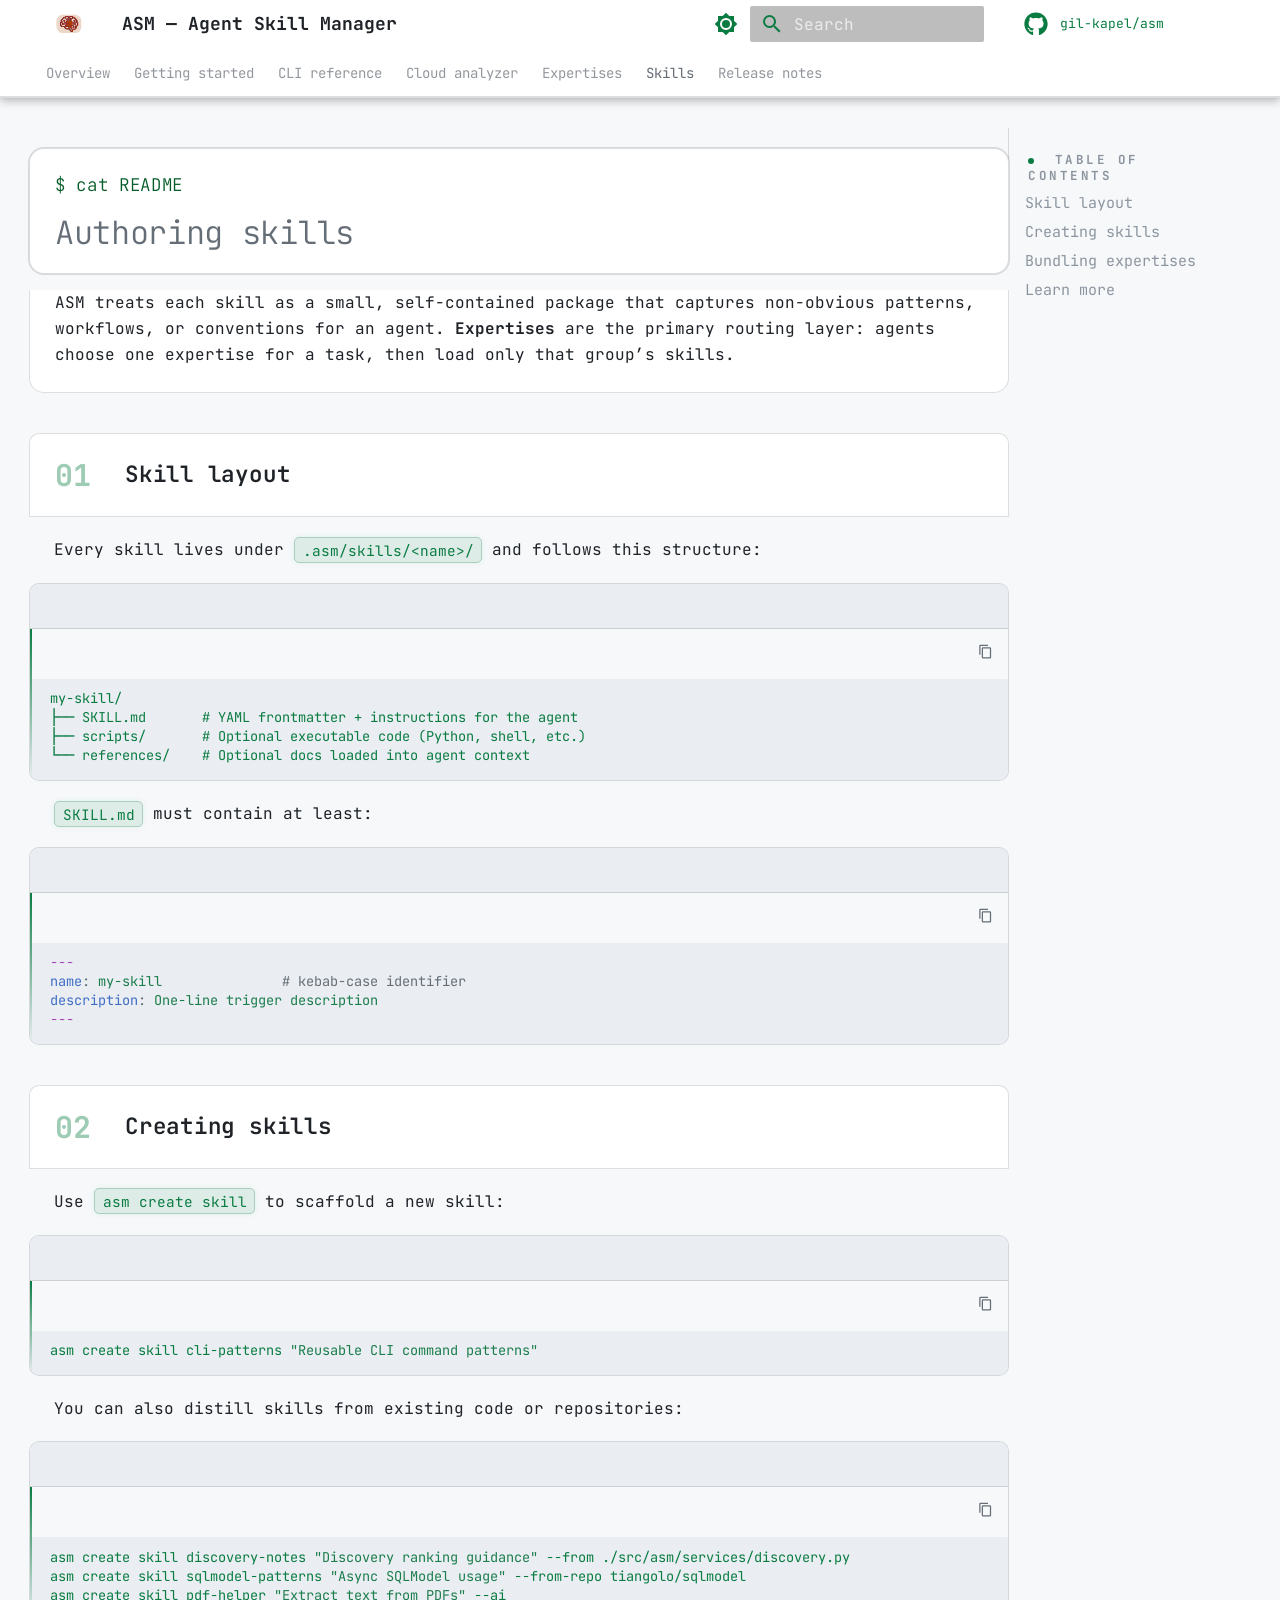
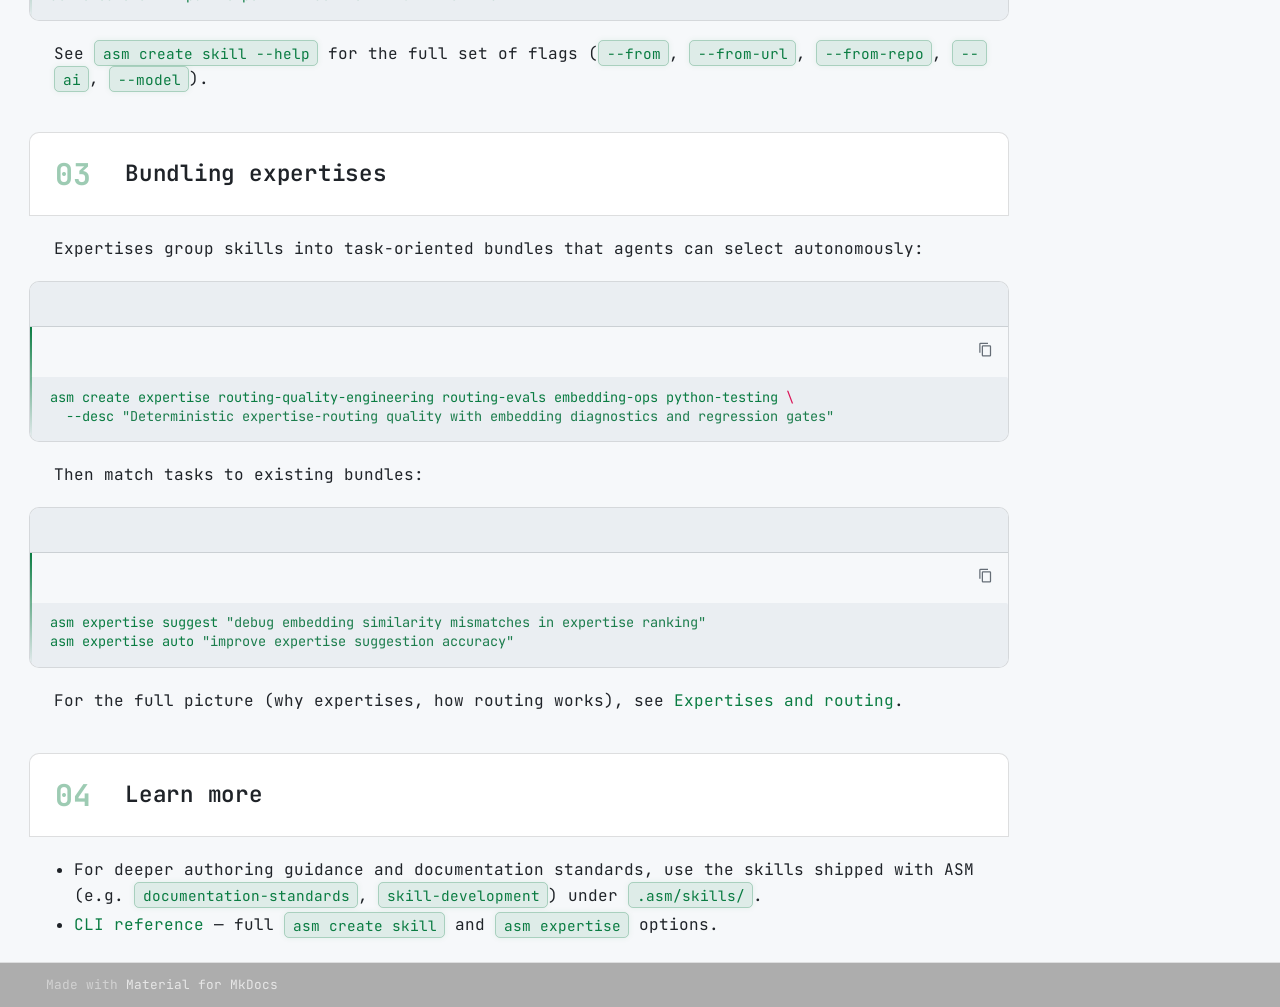
<file: site/skills/authoring/index.html>
<!doctype html>
<html lang="en" class="no-js">
  <head>
    
      <meta charset="utf-8">
      <meta name="viewport" content="width=device-width,initial-scale=1">
      
        <meta name="description" content="Agent Skill Manager — SOTA expertise for IDE agents">
      
      
      
      
        <link rel="prev" href="../../expertises/">
      
      
        <link rel="next" href="../../releases/">
      
      
        
      
      
      <link rel="icon" href="../../assets/asm-logo.svg">
      <meta name="generator" content="mkdocs-1.6.1, mkdocs-material-9.7.3">
    
    
      
        <title>Authoring skills - ASM — Agent Skill Manager</title>
      
    
    
      <link rel="stylesheet" href="../../assets/stylesheets/main.484c7ddc.min.css">
      
        
        <link rel="stylesheet" href="../../assets/stylesheets/palette.ab4e12ef.min.css">
      
      


    
    
      
    
    
      
        
        
        <link rel="preconnect" href="https://fonts.gstatic.com" crossorigin>
        <link rel="stylesheet" href="https://fonts.googleapis.com/css?family=JetBrains+Mono:300,300i,400,400i,700,700i%7CJetBrains+Mono:400,400i,700,700i&display=fallback">
        <style>:root{--md-text-font:"JetBrains Mono";--md-code-font:"JetBrains Mono"}</style>
      
    
    
      <link rel="stylesheet" href="../../stylesheets/extra.css">
    
    <script>__md_scope=new URL("../..",location),__md_hash=e=>[...e].reduce(((e,_)=>(e<<5)-e+_.charCodeAt(0)),0),__md_get=(e,_=localStorage,t=__md_scope)=>JSON.parse(_.getItem(t.pathname+"."+e)),__md_set=(e,_,t=localStorage,a=__md_scope)=>{try{t.setItem(a.pathname+"."+e,JSON.stringify(_))}catch(e){}}</script>
    
      

    
    
  </head>
  
  
    
    
      
    
    
    
    
    <body dir="ltr" data-md-color-scheme="default" data-md-color-primary="green" data-md-color-accent="cyan">
  
    
    <input class="md-toggle" data-md-toggle="drawer" type="checkbox" id="__drawer" autocomplete="off">
    <input class="md-toggle" data-md-toggle="search" type="checkbox" id="__search" autocomplete="off">
    <label class="md-overlay" for="__drawer"></label>
    <div data-md-component="skip">
      
        
        <a href="#authoring-skills" class="md-skip">
          Skip to content
        </a>
      
    </div>
    <div data-md-component="announce">
      
    </div>
    
    
      

  

<header class="md-header md-header--shadow md-header--lifted" data-md-component="header">
  <nav class="md-header__inner md-grid" aria-label="Header">
    <a href="../.." title="ASM — Agent Skill Manager" class="md-header__button md-logo" aria-label="ASM — Agent Skill Manager" data-md-component="logo">
      
  <img src="../../assets/asm-logo.svg" alt="logo">

    </a>
    <label class="md-header__button md-icon" for="__drawer">
      
      <svg xmlns="http://www.w3.org/2000/svg" viewBox="0 0 24 24"><path d="M3 6h18v2H3zm0 5h18v2H3zm0 5h18v2H3z"/></svg>
    </label>
    <div class="md-header__title" data-md-component="header-title">
      <div class="md-header__ellipsis">
        <div class="md-header__topic">
          <span class="md-ellipsis">
            ASM — Agent Skill Manager
          </span>
        </div>
        <div class="md-header__topic" data-md-component="header-topic">
          <span class="md-ellipsis">
            
              Authoring skills
            
          </span>
        </div>
      </div>
    </div>
    
      
        <form class="md-header__option" data-md-component="palette">
  
    
    
    
    <input class="md-option" data-md-color-media="(prefers-color-scheme: light)" data-md-color-scheme="default" data-md-color-primary="green" data-md-color-accent="cyan"  aria-label="Switch to dark mode"  type="radio" name="__palette" id="__palette_0">
    
      <label class="md-header__button md-icon" title="Switch to dark mode" for="__palette_1" hidden>
        <svg xmlns="http://www.w3.org/2000/svg" viewBox="0 0 24 24"><path d="M12 8a4 4 0 0 0-4 4 4 4 0 0 0 4 4 4 4 0 0 0 4-4 4 4 0 0 0-4-4m0 10a6 6 0 0 1-6-6 6 6 0 0 1 6-6 6 6 0 0 1 6 6 6 6 0 0 1-6 6m8-9.31V4h-4.69L12 .69 8.69 4H4v4.69L.69 12 4 15.31V20h4.69L12 23.31 15.31 20H20v-4.69L23.31 12z"/></svg>
      </label>
    
  
    
    
    
    <input class="md-option" data-md-color-media="(prefers-color-scheme: dark)" data-md-color-scheme="slate" data-md-color-primary="green" data-md-color-accent="cyan"  aria-label="Switch to light mode"  type="radio" name="__palette" id="__palette_1">
    
      <label class="md-header__button md-icon" title="Switch to light mode" for="__palette_0" hidden>
        <svg xmlns="http://www.w3.org/2000/svg" viewBox="0 0 24 24"><path d="M12 18c-.89 0-1.74-.2-2.5-.55C11.56 16.5 13 14.42 13 12s-1.44-4.5-3.5-5.45C10.26 6.2 11.11 6 12 6a6 6 0 0 1 6 6 6 6 0 0 1-6 6m8-9.31V4h-4.69L12 .69 8.69 4H4v4.69L.69 12 4 15.31V20h4.69L12 23.31 15.31 20H20v-4.69L23.31 12z"/></svg>
      </label>
    
  
</form>
      
    
    
      <script>var palette=__md_get("__palette");if(palette&&palette.color){if("(prefers-color-scheme)"===palette.color.media){var media=matchMedia("(prefers-color-scheme: light)"),input=document.querySelector(media.matches?"[data-md-color-media='(prefers-color-scheme: light)']":"[data-md-color-media='(prefers-color-scheme: dark)']");palette.color.media=input.getAttribute("data-md-color-media"),palette.color.scheme=input.getAttribute("data-md-color-scheme"),palette.color.primary=input.getAttribute("data-md-color-primary"),palette.color.accent=input.getAttribute("data-md-color-accent")}for(var[key,value]of Object.entries(palette.color))document.body.setAttribute("data-md-color-"+key,value)}</script>
    
    
    
      
      
        <label class="md-header__button md-icon" for="__search">
          
          <svg xmlns="http://www.w3.org/2000/svg" viewBox="0 0 24 24"><path d="M9.5 3A6.5 6.5 0 0 1 16 9.5c0 1.61-.59 3.09-1.56 4.23l.27.27h.79l5 5-1.5 1.5-5-5v-.79l-.27-.27A6.52 6.52 0 0 1 9.5 16 6.5 6.5 0 0 1 3 9.5 6.5 6.5 0 0 1 9.5 3m0 2C7 5 5 7 5 9.5S7 14 9.5 14 14 12 14 9.5 12 5 9.5 5"/></svg>
        </label>
        <div class="md-search" data-md-component="search" role="dialog">
  <label class="md-search__overlay" for="__search"></label>
  <div class="md-search__inner" role="search">
    <form class="md-search__form" name="search">
      <input type="text" class="md-search__input" name="query" aria-label="Search" placeholder="Search" autocapitalize="off" autocorrect="off" autocomplete="off" spellcheck="false" data-md-component="search-query" required>
      <label class="md-search__icon md-icon" for="__search">
        
        <svg xmlns="http://www.w3.org/2000/svg" viewBox="0 0 24 24"><path d="M9.5 3A6.5 6.5 0 0 1 16 9.5c0 1.61-.59 3.09-1.56 4.23l.27.27h.79l5 5-1.5 1.5-5-5v-.79l-.27-.27A6.52 6.52 0 0 1 9.5 16 6.5 6.5 0 0 1 3 9.5 6.5 6.5 0 0 1 9.5 3m0 2C7 5 5 7 5 9.5S7 14 9.5 14 14 12 14 9.5 12 5 9.5 5"/></svg>
        
        <svg xmlns="http://www.w3.org/2000/svg" viewBox="0 0 24 24"><path d="M20 11v2H8l5.5 5.5-1.42 1.42L4.16 12l7.92-7.92L13.5 5.5 8 11z"/></svg>
      </label>
      <nav class="md-search__options" aria-label="Search">
        
        <button type="reset" class="md-search__icon md-icon" title="Clear" aria-label="Clear" tabindex="-1">
          
          <svg xmlns="http://www.w3.org/2000/svg" viewBox="0 0 24 24"><path d="M19 6.41 17.59 5 12 10.59 6.41 5 5 6.41 10.59 12 5 17.59 6.41 19 12 13.41 17.59 19 19 17.59 13.41 12z"/></svg>
        </button>
      </nav>
      
        <div class="md-search__suggest" data-md-component="search-suggest"></div>
      
    </form>
    <div class="md-search__output">
      <div class="md-search__scrollwrap" tabindex="0" data-md-scrollfix>
        <div class="md-search-result" data-md-component="search-result">
          <div class="md-search-result__meta">
            Initializing search
          </div>
          <ol class="md-search-result__list" role="presentation"></ol>
        </div>
      </div>
    </div>
  </div>
</div>
      
    
    
      <div class="md-header__source">
        <a href="https://github.com/gil-kapel/asm" title="Go to repository" class="md-source" data-md-component="source">
  <div class="md-source__icon md-icon">
    
    <svg xmlns="http://www.w3.org/2000/svg" viewBox="0 0 512 512"><!--! Font Awesome Free 7.1.0 by @fontawesome - https://fontawesome.com License - https://fontawesome.com/license/free (Icons: CC BY 4.0, Fonts: SIL OFL 1.1, Code: MIT License) Copyright 2025 Fonticons, Inc.--><path d="M173.9 397.4c0 2-2.3 3.6-5.2 3.6-3.3.3-5.6-1.3-5.6-3.6 0-2 2.3-3.6 5.2-3.6 3-.3 5.6 1.3 5.6 3.6m-31.1-4.5c-.7 2 1.3 4.3 4.3 4.9 2.6 1 5.6 0 6.2-2s-1.3-4.3-4.3-5.2c-2.6-.7-5.5.3-6.2 2.3m44.2-1.7c-2.9.7-4.9 2.6-4.6 4.9.3 2 2.9 3.3 5.9 2.6 2.9-.7 4.9-2.6 4.6-4.6-.3-1.9-3-3.2-5.9-2.9M252.8 8C114.1 8 8 113.3 8 252c0 110.9 69.8 205.8 169.5 239.2 12.8 2.3 17.3-5.6 17.3-12.1 0-6.2-.3-40.4-.3-61.4 0 0-70 15-84.7-29.8 0 0-11.4-29.1-27.8-36.6 0 0-22.9-15.7 1.6-15.4 0 0 24.9 2 38.6 25.8 21.9 38.6 58.6 27.5 72.9 20.9 2.3-16 8.8-27.1 16-33.7-55.9-6.2-112.3-14.3-112.3-110.5 0-27.5 7.6-41.3 23.6-58.9-2.6-6.5-11.1-33.3 2.6-67.9 20.9-6.5 69 27 69 27 20-5.6 41.5-8.5 62.8-8.5s42.8 2.9 62.8 8.5c0 0 48.1-33.6 69-27 13.7 34.7 5.2 61.4 2.6 67.9 16 17.7 25.8 31.5 25.8 58.9 0 96.5-58.9 104.2-114.8 110.5 9.2 7.9 17 22.9 17 46.4 0 33.7-.3 75.4-.3 83.6 0 6.5 4.6 14.4 17.3 12.1C436.2 457.8 504 362.9 504 252 504 113.3 391.5 8 252.8 8M105.2 352.9c-1.3 1-1 3.3.7 5.2 1.6 1.6 3.9 2.3 5.2 1 1.3-1 1-3.3-.7-5.2-1.6-1.6-3.9-2.3-5.2-1m-10.8-8.1c-.7 1.3.3 2.9 2.3 3.9 1.6 1 3.6.7 4.3-.7.7-1.3-.3-2.9-2.3-3.9-2-.6-3.6-.3-4.3.7m32.4 35.6c-1.6 1.3-1 4.3 1.3 6.2 2.3 2.3 5.2 2.6 6.5 1 1.3-1.3.7-4.3-1.3-6.2-2.2-2.3-5.2-2.6-6.5-1m-11.4-14.7c-1.6 1-1.6 3.6 0 5.9s4.3 3.3 5.6 2.3c1.6-1.3 1.6-3.9 0-6.2-1.4-2.3-4-3.3-5.6-2"/></svg>
  </div>
  <div class="md-source__repository">
    gil-kapel/asm
  </div>
</a>
      </div>
    
  </nav>
  
    
      
<nav class="md-tabs" aria-label="Tabs" data-md-component="tabs">
  <div class="md-grid">
    <ul class="md-tabs__list">
      
        
  
  
  
  
    <li class="md-tabs__item">
      <a href="../.." class="md-tabs__link">
        
  
  
    
  
  Overview

      </a>
    </li>
  

      
        
  
  
  
  
    <li class="md-tabs__item">
      <a href="../../getting-started/" class="md-tabs__link">
        
  
  
    
  
  Getting started

      </a>
    </li>
  

      
        
  
  
  
  
    <li class="md-tabs__item">
      <a href="../../cli/" class="md-tabs__link">
        
  
  
    
  
  CLI reference

      </a>
    </li>
  

      
        
  
  
  
  
    <li class="md-tabs__item">
      <a href="../../cloud-analyzer/" class="md-tabs__link">
        
  
  
    
  
  Cloud analyzer

      </a>
    </li>
  

      
        
  
  
  
  
    <li class="md-tabs__item">
      <a href="../../expertises/" class="md-tabs__link">
        
  
  
    
  
  Expertises

      </a>
    </li>
  

      
        
  
  
  
    
  
  
    
    
      <li class="md-tabs__item md-tabs__item--active">
        <a href="./" class="md-tabs__link">
          
  
  
  Skills

        </a>
      </li>
    
  

      
        
  
  
  
  
    <li class="md-tabs__item">
      <a href="../../releases/" class="md-tabs__link">
        
  
  
    
  
  Release notes

      </a>
    </li>
  

      
    </ul>
  </div>
</nav>
    
  
</header>
    
    <div class="md-container" data-md-component="container">
      
      
        
      
      <main class="md-main" data-md-component="main">
        <div class="md-main__inner md-grid">
          
            
              
              <div class="md-sidebar md-sidebar--primary" data-md-component="sidebar" data-md-type="navigation" >
                <div class="md-sidebar__scrollwrap">
                  <div class="md-sidebar__inner">
                    


  


<nav class="md-nav md-nav--primary md-nav--lifted" aria-label="Navigation" data-md-level="0">
  <label class="md-nav__title" for="__drawer">
    <a href="../.." title="ASM — Agent Skill Manager" class="md-nav__button md-logo" aria-label="ASM — Agent Skill Manager" data-md-component="logo">
      
  <img src="../../assets/asm-logo.svg" alt="logo">

    </a>
    ASM — Agent Skill Manager
  </label>
  
    <div class="md-nav__source">
      <a href="https://github.com/gil-kapel/asm" title="Go to repository" class="md-source" data-md-component="source">
  <div class="md-source__icon md-icon">
    
    <svg xmlns="http://www.w3.org/2000/svg" viewBox="0 0 512 512"><!--! Font Awesome Free 7.1.0 by @fontawesome - https://fontawesome.com License - https://fontawesome.com/license/free (Icons: CC BY 4.0, Fonts: SIL OFL 1.1, Code: MIT License) Copyright 2025 Fonticons, Inc.--><path d="M173.9 397.4c0 2-2.3 3.6-5.2 3.6-3.3.3-5.6-1.3-5.6-3.6 0-2 2.3-3.6 5.2-3.6 3-.3 5.6 1.3 5.6 3.6m-31.1-4.5c-.7 2 1.3 4.3 4.3 4.9 2.6 1 5.6 0 6.2-2s-1.3-4.3-4.3-5.2c-2.6-.7-5.5.3-6.2 2.3m44.2-1.7c-2.9.7-4.9 2.6-4.6 4.9.3 2 2.9 3.3 5.9 2.6 2.9-.7 4.9-2.6 4.6-4.6-.3-1.9-3-3.2-5.9-2.9M252.8 8C114.1 8 8 113.3 8 252c0 110.9 69.8 205.8 169.5 239.2 12.8 2.3 17.3-5.6 17.3-12.1 0-6.2-.3-40.4-.3-61.4 0 0-70 15-84.7-29.8 0 0-11.4-29.1-27.8-36.6 0 0-22.9-15.7 1.6-15.4 0 0 24.9 2 38.6 25.8 21.9 38.6 58.6 27.5 72.9 20.9 2.3-16 8.8-27.1 16-33.7-55.9-6.2-112.3-14.3-112.3-110.5 0-27.5 7.6-41.3 23.6-58.9-2.6-6.5-11.1-33.3 2.6-67.9 20.9-6.5 69 27 69 27 20-5.6 41.5-8.5 62.8-8.5s42.8 2.9 62.8 8.5c0 0 48.1-33.6 69-27 13.7 34.7 5.2 61.4 2.6 67.9 16 17.7 25.8 31.5 25.8 58.9 0 96.5-58.9 104.2-114.8 110.5 9.2 7.9 17 22.9 17 46.4 0 33.7-.3 75.4-.3 83.6 0 6.5 4.6 14.4 17.3 12.1C436.2 457.8 504 362.9 504 252 504 113.3 391.5 8 252.8 8M105.2 352.9c-1.3 1-1 3.3.7 5.2 1.6 1.6 3.9 2.3 5.2 1 1.3-1 1-3.3-.7-5.2-1.6-1.6-3.9-2.3-5.2-1m-10.8-8.1c-.7 1.3.3 2.9 2.3 3.9 1.6 1 3.6.7 4.3-.7.7-1.3-.3-2.9-2.3-3.9-2-.6-3.6-.3-4.3.7m32.4 35.6c-1.6 1.3-1 4.3 1.3 6.2 2.3 2.3 5.2 2.6 6.5 1 1.3-1.3.7-4.3-1.3-6.2-2.2-2.3-5.2-2.6-6.5-1m-11.4-14.7c-1.6 1-1.6 3.6 0 5.9s4.3 3.3 5.6 2.3c1.6-1.3 1.6-3.9 0-6.2-1.4-2.3-4-3.3-5.6-2"/></svg>
  </div>
  <div class="md-source__repository">
    gil-kapel/asm
  </div>
</a>
    </div>
  
  <ul class="md-nav__list" data-md-scrollfix>
    
      
      
  
  
  
  
    <li class="md-nav__item">
      <a href="../.." class="md-nav__link">
        
  
  
  <span class="md-ellipsis">
    
  
    Overview
  

    
  </span>
  
  

      </a>
    </li>
  

    
      
      
  
  
  
  
    <li class="md-nav__item">
      <a href="../../getting-started/" class="md-nav__link">
        
  
  
  <span class="md-ellipsis">
    
  
    Getting started
  

    
  </span>
  
  

      </a>
    </li>
  

    
      
      
  
  
  
  
    <li class="md-nav__item">
      <a href="../../cli/" class="md-nav__link">
        
  
  
  <span class="md-ellipsis">
    
  
    CLI reference
  

    
  </span>
  
  

      </a>
    </li>
  

    
      
      
  
  
  
  
    <li class="md-nav__item">
      <a href="../../cloud-analyzer/" class="md-nav__link">
        
  
  
  <span class="md-ellipsis">
    
  
    Cloud analyzer
  

    
  </span>
  
  

      </a>
    </li>
  

    
      
      
  
  
  
  
    <li class="md-nav__item">
      <a href="../../expertises/" class="md-nav__link">
        
  
  
  <span class="md-ellipsis">
    
  
    Expertises
  

    
  </span>
  
  

      </a>
    </li>
  

    
      
      
  
  
    
  
  
  
    
    
    
    
      
        
        
      
      
        
      
    
    
    <li class="md-nav__item md-nav__item--active md-nav__item--section md-nav__item--nested">
      
        
        
        <input class="md-nav__toggle md-toggle " type="checkbox" id="__nav_6" checked>
        
          
          <label class="md-nav__link" for="__nav_6" id="__nav_6_label" tabindex="">
            
  
  
  <span class="md-ellipsis">
    
  
    Skills
  

    
  </span>
  
  

            <span class="md-nav__icon md-icon"></span>
          </label>
        
        <nav class="md-nav" data-md-level="1" aria-labelledby="__nav_6_label" aria-expanded="true">
          <label class="md-nav__title" for="__nav_6">
            <span class="md-nav__icon md-icon"></span>
            
  
    Skills
  

          </label>
          <ul class="md-nav__list" data-md-scrollfix>
            
              
                
  
  
    
  
  
  
    <li class="md-nav__item md-nav__item--active">
      
      <input class="md-nav__toggle md-toggle" type="checkbox" id="__toc">
      
      
        
      
      
        <label class="md-nav__link md-nav__link--active" for="__toc">
          
  
  
  <span class="md-ellipsis">
    
  
    Authoring skills
  

    
  </span>
  
  

          <span class="md-nav__icon md-icon"></span>
        </label>
      
      <a href="./" class="md-nav__link md-nav__link--active">
        
  
  
  <span class="md-ellipsis">
    
  
    Authoring skills
  

    
  </span>
  
  

      </a>
      
        

<nav class="md-nav md-nav--secondary" aria-label="Table of contents">
  
  
  
    
  
  
    <label class="md-nav__title" for="__toc">
      <span class="md-nav__icon md-icon"></span>
      Table of contents
    </label>
    <ul class="md-nav__list" data-md-component="toc" data-md-scrollfix>
      
        <li class="md-nav__item">
  <a href="#skill-layout" class="md-nav__link">
    <span class="md-ellipsis">
      
        Skill layout
      
    </span>
  </a>
  
</li>
      
        <li class="md-nav__item">
  <a href="#creating-skills" class="md-nav__link">
    <span class="md-ellipsis">
      
        Creating skills
      
    </span>
  </a>
  
</li>
      
        <li class="md-nav__item">
  <a href="#bundling-expertises" class="md-nav__link">
    <span class="md-ellipsis">
      
        Bundling expertises
      
    </span>
  </a>
  
</li>
      
        <li class="md-nav__item">
  <a href="#learn-more" class="md-nav__link">
    <span class="md-ellipsis">
      
        Learn more
      
    </span>
  </a>
  
</li>
      
    </ul>
  
</nav>
      
    </li>
  

              
            
          </ul>
        </nav>
      
    </li>
  

    
      
      
  
  
  
  
    <li class="md-nav__item">
      <a href="../../releases/" class="md-nav__link">
        
  
  
  <span class="md-ellipsis">
    
  
    Release notes
  

    
  </span>
  
  

      </a>
    </li>
  

    
  </ul>
</nav>
                  </div>
                </div>
              </div>
            
            
              
              <div class="md-sidebar md-sidebar--secondary" data-md-component="sidebar" data-md-type="toc" >
                <div class="md-sidebar__scrollwrap">
                  <div class="md-sidebar__inner">
                    

<nav class="md-nav md-nav--secondary" aria-label="Table of contents">
  
  
  
    
  
  
    <label class="md-nav__title" for="__toc">
      <span class="md-nav__icon md-icon"></span>
      Table of contents
    </label>
    <ul class="md-nav__list" data-md-component="toc" data-md-scrollfix>
      
        <li class="md-nav__item">
  <a href="#skill-layout" class="md-nav__link">
    <span class="md-ellipsis">
      
        Skill layout
      
    </span>
  </a>
  
</li>
      
        <li class="md-nav__item">
  <a href="#creating-skills" class="md-nav__link">
    <span class="md-ellipsis">
      
        Creating skills
      
    </span>
  </a>
  
</li>
      
        <li class="md-nav__item">
  <a href="#bundling-expertises" class="md-nav__link">
    <span class="md-ellipsis">
      
        Bundling expertises
      
    </span>
  </a>
  
</li>
      
        <li class="md-nav__item">
  <a href="#learn-more" class="md-nav__link">
    <span class="md-ellipsis">
      
        Learn more
      
    </span>
  </a>
  
</li>
      
    </ul>
  
</nav>
                  </div>
                </div>
              </div>
            
          
          
            <div class="md-content" data-md-component="content">
              
              <article class="md-content__inner md-typeset">
                
                  


  
  


<h1 id="authoring-skills">Authoring skills</h1>
<p>ASM treats each skill as a small, self‑contained package that captures non‑obvious patterns, workflows, or conventions for an agent. <strong>Expertises</strong> are the primary routing layer: agents choose one expertise for a task, then load only that group’s skills.</p>
<h2 id="skill-layout">Skill layout</h2>
<p>Every skill lives under <code>.asm/skills/&lt;name&gt;/</code> and follows this structure:</p>
<div class="highlight"><pre><span></span><code><a id="__codelineno-0-1" name="__codelineno-0-1" href="#__codelineno-0-1"></a>my-skill/
<a id="__codelineno-0-2" name="__codelineno-0-2" href="#__codelineno-0-2"></a>├── SKILL.md       # YAML frontmatter + instructions for the agent
<a id="__codelineno-0-3" name="__codelineno-0-3" href="#__codelineno-0-3"></a>├── scripts/       # Optional executable code (Python, shell, etc.)
<a id="__codelineno-0-4" name="__codelineno-0-4" href="#__codelineno-0-4"></a>└── references/    # Optional docs loaded into agent context
</code></pre></div>
<p><code>SKILL.md</code> must contain at least:</p>
<div class="highlight"><pre><span></span><code><a id="__codelineno-1-1" name="__codelineno-1-1" href="#__codelineno-1-1"></a><span class="nn">---</span>
<a id="__codelineno-1-2" name="__codelineno-1-2" href="#__codelineno-1-2"></a><span class="nt">name</span><span class="p">:</span><span class="w"> </span><span class="l l-Scalar l-Scalar-Plain">my-skill</span><span class="w">               </span><span class="c1"># kebab‑case identifier</span>
<a id="__codelineno-1-3" name="__codelineno-1-3" href="#__codelineno-1-3"></a><span class="nt">description</span><span class="p">:</span><span class="w"> </span><span class="l l-Scalar l-Scalar-Plain">One‑line trigger description</span>
<a id="__codelineno-1-4" name="__codelineno-1-4" href="#__codelineno-1-4"></a><span class="nn">---</span>
</code></pre></div>
<h2 id="creating-skills">Creating skills</h2>
<p>Use <code>asm create skill</code> to scaffold a new skill:</p>
<div class="highlight"><pre><span></span><code><a id="__codelineno-2-1" name="__codelineno-2-1" href="#__codelineno-2-1"></a>asm<span class="w"> </span>create<span class="w"> </span>skill<span class="w"> </span>cli-patterns<span class="w"> </span><span class="s2">&quot;Reusable CLI command patterns&quot;</span>
</code></pre></div>
<p>You can also distill skills from existing code or repositories:</p>
<div class="highlight"><pre><span></span><code><a id="__codelineno-3-1" name="__codelineno-3-1" href="#__codelineno-3-1"></a>asm<span class="w"> </span>create<span class="w"> </span>skill<span class="w"> </span>discovery-notes<span class="w"> </span><span class="s2">&quot;Discovery ranking guidance&quot;</span><span class="w"> </span>--from<span class="w"> </span>./src/asm/services/discovery.py
<a id="__codelineno-3-2" name="__codelineno-3-2" href="#__codelineno-3-2"></a>asm<span class="w"> </span>create<span class="w"> </span>skill<span class="w"> </span>sqlmodel-patterns<span class="w"> </span><span class="s2">&quot;Async SQLModel usage&quot;</span><span class="w"> </span>--from-repo<span class="w"> </span>tiangolo/sqlmodel
<a id="__codelineno-3-3" name="__codelineno-3-3" href="#__codelineno-3-3"></a>asm<span class="w"> </span>create<span class="w"> </span>skill<span class="w"> </span>pdf-helper<span class="w"> </span><span class="s2">&quot;Extract text from PDFs&quot;</span><span class="w"> </span>--ai
</code></pre></div>
<p>See <code>asm create skill --help</code> for the full set of flags (<code>--from</code>, <code>--from-url</code>, <code>--from-repo</code>, <code>--ai</code>, <code>--model</code>).</p>
<h2 id="bundling-expertises">Bundling expertises</h2>
<p>Expertises group skills into task‑oriented bundles that agents can select autonomously:</p>
<div class="highlight"><pre><span></span><code><a id="__codelineno-4-1" name="__codelineno-4-1" href="#__codelineno-4-1"></a>asm<span class="w"> </span>create<span class="w"> </span>expertise<span class="w"> </span>routing-quality-engineering<span class="w"> </span>routing-evals<span class="w"> </span>embedding-ops<span class="w"> </span>python-testing<span class="w"> </span><span class="se">\</span>
<a id="__codelineno-4-2" name="__codelineno-4-2" href="#__codelineno-4-2"></a><span class="w">  </span>--desc<span class="w"> </span><span class="s2">&quot;Deterministic expertise-routing quality with embedding diagnostics and regression gates&quot;</span>
</code></pre></div>
<p>Then match tasks to existing bundles:</p>
<div class="highlight"><pre><span></span><code><a id="__codelineno-5-1" name="__codelineno-5-1" href="#__codelineno-5-1"></a>asm<span class="w"> </span>expertise<span class="w"> </span>suggest<span class="w"> </span><span class="s2">&quot;debug embedding similarity mismatches in expertise ranking&quot;</span>
<a id="__codelineno-5-2" name="__codelineno-5-2" href="#__codelineno-5-2"></a>asm<span class="w"> </span>expertise<span class="w"> </span>auto<span class="w"> </span><span class="s2">&quot;improve expertise suggestion accuracy&quot;</span>
</code></pre></div>
<p>For the full picture (why expertises, how routing works), see <a href="../../expertises/">Expertises and routing</a>.</p>
<h2 id="learn-more">Learn more</h2>
<ul>
<li>For deeper authoring guidance and documentation standards, use the skills shipped with ASM (e.g. <code>documentation-standards</code>, <code>skill-development</code>) under <code>.asm/skills/</code>.</li>
<li><a href="../../cli/">CLI reference</a> — full <code>asm create skill</code> and <code>asm expertise</code> options.</li>
</ul>







  
  






                
              </article>
            </div>
          
          
<script>var target=document.getElementById(location.hash.slice(1));target&&target.name&&(target.checked=target.name.startsWith("__tabbed_"))</script>
        </div>
        
          <button type="button" class="md-top md-icon" data-md-component="top" hidden>
  
  <svg xmlns="http://www.w3.org/2000/svg" viewBox="0 0 24 24"><path d="M13 20h-2V8l-5.5 5.5-1.42-1.42L12 4.16l7.92 7.92-1.42 1.42L13 8z"/></svg>
  Back to top
</button>
        
      </main>
      
        <footer class="md-footer">
  
  <div class="md-footer-meta md-typeset">
    <div class="md-footer-meta__inner md-grid">
      <div class="md-copyright">
  
  
    Made with
    <a href="https://squidfunk.github.io/mkdocs-material/" target="_blank" rel="noopener">
      Material for MkDocs
    </a>
  
</div>
      
    </div>
  </div>
</footer>
      
    </div>
    <div class="md-dialog" data-md-component="dialog">
      <div class="md-dialog__inner md-typeset"></div>
    </div>
    
    
    
      
      
      <script id="__config" type="application/json">{"annotate": null, "base": "../..", "features": ["navigation.sections", "navigation.expand", "navigation.instant", "navigation.tracking", "navigation.tabs", "navigation.tabs.sticky", "navigation.top", "content.code.copy", "search.highlight", "search.suggest", "toc.follow"], "search": "../../assets/javascripts/workers/search.2c215733.min.js", "tags": null, "translations": {"clipboard.copied": "Copied to clipboard", "clipboard.copy": "Copy to clipboard", "search.result.more.one": "1 more on this page", "search.result.more.other": "# more on this page", "search.result.none": "No matching documents", "search.result.one": "1 matching document", "search.result.other": "# matching documents", "search.result.placeholder": "Type to start searching", "search.result.term.missing": "Missing", "select.version": "Select version"}, "version": null}</script>
    
    
      <script src="../../assets/javascripts/bundle.79ae519e.min.js"></script>
      
    
  </body>
</html>
</file>
<file: site/stylesheets/extra.css>
/* ASM docs — terminal-style theme (llmery-inspired) */

/* --- Terminal palette: light (default) --- */
[data-md-color-scheme="default"] {
  --terminal-bg-primary: #f6f8fa;
  --terminal-bg-secondary: #ffffff;
  --terminal-bg-tertiary: #eaeef2;
  --terminal-border: rgba(31, 35, 40, 0.15);
  --terminal-green: #0a7c42;
  --terminal-green-dim: #055d29;
  --terminal-cyan: #0969da;
  --terminal-amber: #9a6700;
  --terminal-text-primary: #1f2328;
  --terminal-text-secondary: #656d76;
  --terminal-text-dim: #8c959f;
  --md-default-bg-color: var(--terminal-bg-primary);
  --md-default-bg-color--light: var(--terminal-bg-secondary);
  --md-default-fg-color: var(--terminal-text-primary);
  --md-default-fg-color--light: var(--terminal-text-secondary);
  --md-primary-fg-color: var(--terminal-bg-primary);
  --md-primary-bg-color: var(--terminal-green);
  --md-accent-fg-color: var(--terminal-cyan);
  --md-accent-bg-color: var(--terminal-cyan);
  --md-typeset-color: var(--terminal-text-primary);
  --md-typeset-a-color: var(--terminal-green);
  --md-code-fg-color: var(--terminal-green);
  --md-code-bg-color: var(--terminal-bg-tertiary);
  --md-code-hl-color: rgba(10, 124, 66, 0.1);
}

/* --- Terminal palette: dark (slate) --- */
[data-md-color-scheme="slate"] {
  --terminal-bg-primary: #0d1117;
  --terminal-bg-secondary: #161b22;
  --terminal-bg-tertiary: #21262d;
  --terminal-border: rgba(48, 54, 61, 0.8);
  --terminal-green: #00ff88;
  --terminal-green-dim: rgba(0, 255, 136, 0.7);
  --terminal-cyan: #22d3ee;
  --terminal-amber: #fbbf24;
  --terminal-text-primary: #e6edf3;
  --terminal-text-secondary: #8b949e;
  --terminal-text-dim: #6e7681;
  --md-default-bg-color: var(--terminal-bg-primary);
  --md-default-bg-color--light: var(--terminal-bg-secondary);
  --md-default-fg-color: var(--terminal-text-primary);
  --md-default-fg-color--light: var(--terminal-text-secondary);
  --md-primary-fg-color: var(--terminal-bg-primary);
  --md-primary-bg-color: var(--terminal-green);
  --md-accent-fg-color: var(--terminal-cyan);
  --md-accent-bg-color: var(--terminal-cyan);
  --md-typeset-color: var(--terminal-text-primary);
  --md-typeset-a-color: var(--terminal-green);
  --md-code-fg-color: var(--terminal-green);
  --md-code-bg-color: var(--terminal-bg-tertiary);
  --md-code-hl-color: rgba(0, 255, 136, 0.15);
}

/* Monospace and antialiasing for body */
body {
  font-family: var(--md-text-font, "JetBrains Mono"), monospace;
  -webkit-font-smoothing: antialiased;
  -moz-osx-font-smoothing: grayscale;
}

/* --- Layout: full height, flex (both modes) --- */
.md-container {
  min-height: 100vh;
  display: flex;
  flex-direction: column;
  background-color: var(--terminal-bg-primary, var(--md-default-bg-color));
}

[data-md-color-scheme="default"] .md-main,
[data-md-color-scheme="slate"] .md-main {
  background-color: var(--terminal-bg-primary);
}

/* --- Header: terminal bar --- */
[data-md-color-scheme="default"] .md-header,
[data-md-color-scheme="slate"] .md-header {
  background-color: var(--terminal-bg-secondary);
  border-bottom: 1px solid var(--terminal-border);
}

[data-md-color-scheme="default"] .md-header__title,
[data-md-color-scheme="slate"] .md-header__title {
  color: var(--terminal-text-primary);
  font-weight: 600;
}

/* Tabs: top bar only nav; active page clearly marked */
[data-md-color-scheme="default"] .md-tabs,
[data-md-color-scheme="slate"] .md-tabs {
  background-color: var(--terminal-bg-secondary);
  border-bottom: 1px solid var(--terminal-border);
}

[data-md-color-scheme="default"] .md-tabs__link,
[data-md-color-scheme="slate"] .md-tabs__link {
  color: var(--terminal-text-secondary);
}

[data-md-color-scheme="default"] .md-tabs__link:hover,
[data-md-color-scheme="slate"] .md-tabs__link:hover {
  color: var(--terminal-green);
}

[data-md-color-scheme="default"] .md-tabs__link--active,
[data-md-color-scheme="slate"] .md-tabs__link--active {
  color: var(--terminal-green);
  font-weight: 600;
  border-bottom: 2px solid var(--terminal-green);
  margin-bottom: -1px;
}

/* --- Primary sidebar (left nav): hidden; only top bar shows current page --- */
[data-md-color-scheme="default"] .md-sidebar--primary,
[data-md-color-scheme="slate"] .md-sidebar--primary {
  display: none !important;
}

/* Content area: no primary sidebar, so single column on small screens */
.md-main__inner.md-grid {
  grid-template-columns: 1fr;
}

@media screen and (min-width: 76.25em) {
  .md-main__inner.md-grid {
    grid-template-columns: 1fr minmax(0, 12rem);
  }

  .md-main__inner .md-content {
    grid-column: 1;
  }

  .md-sidebar--secondary {
    grid-column: 2;
  }
}

[data-md-color-scheme="default"] .md-nav__link,
[data-md-color-scheme="slate"] .md-nav__link {
  color: var(--terminal-text-secondary);
}

[data-md-color-scheme="default"] .md-nav__link:hover,
[data-md-color-scheme="default"] .md-nav__link--active,
[data-md-color-scheme="slate"] .md-nav__link:hover,
[data-md-color-scheme="slate"] .md-nav__link--active {
  color: var(--terminal-green);
}

[data-md-color-scheme="default"] .md-nav__link--active,
[data-md-color-scheme="slate"] .md-nav__link--active {
  background-color: color-mix(in srgb, var(--terminal-green) 12%, transparent);
  border: 1px solid color-mix(in srgb, var(--terminal-green) 35%, transparent);
  border-radius: 0.375rem;
}

[data-md-color-scheme="default"] .md-nav__link:hover:not(.md-nav__link--active),
[data-md-color-scheme="slate"] .md-nav__link:hover:not(.md-nav__link--active) {
  background-color: var(--terminal-bg-tertiary);
  color: var(--terminal-text-primary);
}

/* --- Right TOC: "Contents" style --- */
[data-md-color-scheme="default"] .md-sidebar--secondary,
[data-md-color-scheme="slate"] .md-sidebar--secondary {
  border-left: 1px solid var(--terminal-border);
}

[data-md-color-scheme="default"] .md-nav__title--site,
[data-md-color-scheme="slate"] .md-nav__title--site {
  color: var(--terminal-text-primary);
}

[data-md-color-scheme="default"] .md-nav--secondary .md-nav__title,
[data-md-color-scheme="slate"] .md-nav--secondary .md-nav__title {
  font-size: 0.625rem;
  text-transform: uppercase;
  letter-spacing: 0.2em;
  color: var(--terminal-text-dim);
  padding-left: 0.75rem;
}

[data-md-color-scheme="default"] .md-nav--secondary .md-nav__title::before,
[data-md-color-scheme="slate"] .md-nav--secondary .md-nav__title::before {
  content: "";
  display: inline-block;
  width: 6px;
  height: 6px;
  border-radius: 50%;
  background-color: var(--terminal-green);
  margin-right: 0.5rem;
  vertical-align: middle;
}

[data-md-color-scheme="default"] .md-nav--secondary .md-nav__link,
[data-md-color-scheme="slate"] .md-nav--secondary .md-nav__link {
  font-size: 0.75rem;
  color: var(--terminal-text-dim);
}

[data-md-color-scheme="default"] .md-nav--secondary .md-nav__link:hover,
[data-md-color-scheme="slate"] .md-nav--secondary .md-nav__link:hover {
  color: var(--terminal-text-secondary);
  background-color: color-mix(in srgb, var(--terminal-green) 6%, transparent);
}

/* Main content: one gutter so all boxes align */
[data-md-color-scheme="default"],
[data-md-color-scheme="slate"] {
  --content-gutter: 1.25rem;
}

.md-typeset {
  line-height: 1.6;
}

.md-typeset .md-content__inner {
  max-width: 52rem;
  margin-left: auto;
  margin-right: auto;
  padding-left: var(--content-gutter);
  padding-right: var(--content-gutter);
  box-sizing: border-box;
}

.md-typeset p {
  max-width: none;
}

/* --- Diagram / image: prevent overflow and overlap --- */
.md-typeset .md-content__inner p img,
.md-typeset figure img,
.md-typeset .md-content__inner > p:has(> img) img {
  max-width: 100%;
  height: auto;
  display: block;
  margin-left: auto;
  margin-right: auto;
}

.md-typeset .md-content__inner > p:has(> img) {
  margin-left: calc(-1 * var(--content-gutter));
  margin-right: calc(-1 * var(--content-gutter));
  max-width: none;
  width: calc(100% + 2 * var(--content-gutter));
  overflow: hidden;
  border-radius: 0.5rem;
  border: 1px solid var(--terminal-border, rgba(0, 0, 0, 0.1));
  background: var(--terminal-bg-secondary, #fff);
  box-sizing: border-box;
}

/* Keep diagram/image from overflowing and overlapping other content */
.md-typeset .md-content__inner > p:has(> img) img {
  object-fit: contain;
  max-height: 28rem;
}

.md-typeset .superfences-content .mermaid,
.md-typeset pre code.language-mermaid {
  max-width: 100%;
  overflow: auto;
}

.md-typeset .highlight pre code.language-mermaid,
.md-typeset pre code.language-mermaid {
  display: block;
  text-align: center;
}

.md-typeset .superfences-content .mermaid {
  margin: 1.5rem auto;
  max-width: min(42rem, 100%);
}

/* Clear hierarchy for nested lists and steps */
.md-typeset ol li,
.md-typeset ul li {
  margin-bottom: 0.25em;
}

/* Code blocks: ensure copy button area is clear */
.md-typeset pre > code {
  padding: 0.75em 1em;
}

/* Admonitions and callouts stand out */
.md-typeset .admonition {
  margin: 1em 0;
}

/* Table readability */
.md-typeset table:not([class]) {
  font-size: 0.9rem;
}

.md-typeset table:not([class]) th {
  font-weight: 600;
}

/* Reduce cognitive load: consistent spacing after headings */
.md-typeset h1 { margin-bottom: 0.75em; }
.md-typeset h2 { margin-top: 1.25em; margin-bottom: 0.5em; }
.md-typeset h3 { margin-top: 1em; margin-bottom: 0.4em; }

/* --- Content: hero card (first h1 on page) --- */
[data-md-color-scheme="default"] .md-content__inner > h1:first-of-type,
[data-md-color-scheme="slate"] .md-content__inner > h1:first-of-type {
  position: relative;
  margin-top: 0;
  margin-left: calc(-1 * var(--content-gutter));
  margin-right: calc(-1 * var(--content-gutter));
  padding: 1.25rem var(--content-gutter) 1rem;
  border: 1px solid var(--terminal-border);
  border-radius: 0.75rem;
  background-color: var(--terminal-bg-secondary);
  overflow: hidden;
  box-shadow: 0 0 0 1px var(--terminal-border);
  box-sizing: border-box;
}

[data-md-color-scheme="default"] .md-content__inner > h1:first-of-type::before,
[data-md-color-scheme="slate"] .md-content__inner > h1:first-of-type::before {
  content: "$ cat README";
  display: block;
  font-size: 0.875rem;
  margin-bottom: 0.75rem;
  color: var(--terminal-green-dim);
}

[data-md-color-scheme="default"] .md-content__inner > h1:first-of-type::after,
[data-md-color-scheme="slate"] .md-content__inner > h1:first-of-type::after {
  content: "";
  position: absolute;
  inset: 0;
  opacity: 0.06;
  background-image: linear-gradient(var(--terminal-green) 1px, transparent 1px),
    linear-gradient(90deg, var(--terminal-green) 1px, transparent 1px);
  background-size: 40px 40px;
  pointer-events: none;
  z-index: -1;
}

[data-md-color-scheme="slate"] .md-content__inner > h1:first-of-type::after {
  opacity: 0.03;
}

[data-md-color-scheme="default"] .md-content__inner > h1:first-of-type + p,
[data-md-color-scheme="slate"] .md-content__inner > h1:first-of-type + p {
  margin-top: -0.5em;
  margin-left: calc(-1 * var(--content-gutter));
  margin-right: calc(-1 * var(--content-gutter));
  padding: 0 var(--content-gutter) 1.25rem;
  border: 1px solid var(--terminal-border);
  border-top: none;
  border-radius: 0 0 0.75rem 0.75rem;
  background-color: var(--terminal-bg-secondary);
  box-sizing: border-box;
}

/* --- Numbered sections (h2): aligned, no negative margin --- */
.md-typeset {
  counter-reset: section;
}

[data-md-color-scheme="default"] .md-typeset h2,
[data-md-color-scheme="slate"] .md-typeset h2 {
  display: flex;
  align-items: center;
  gap: 1rem;
  padding: 1rem var(--content-gutter);
  margin-left: calc(-1 * var(--content-gutter));
  margin-right: calc(-1 * var(--content-gutter));
  margin-top: 2rem;
  margin-bottom: 0;
  border: 1px solid var(--terminal-border);
  border-radius: 0.5rem 0.5rem 0 0;
  background-color: var(--terminal-bg-secondary);
  font-size: 1.125rem;
  font-weight: 600;
  counter-increment: section;
  box-sizing: border-box;
}

[data-md-color-scheme="default"] .md-typeset h2::before,
[data-md-color-scheme="slate"] .md-typeset h2::before {
  content: "0" counter(section);
  font-variant-numeric: tabular-nums;
  font-size: 1.5rem;
  font-weight: 700;
  color: color-mix(in srgb, var(--terminal-green) 40%, transparent);
  flex-shrink: 0;
  width: 2.5rem;
}

[data-md-color-scheme="default"] .md-typeset h2 + *,
[data-md-color-scheme="slate"] .md-typeset h2 + * {
  margin-top: 0;
}

[data-md-color-scheme="default"] .md-typeset h2 + p,
[data-md-color-scheme="default"] .md-typeset h2 + ul,
[data-md-color-scheme="default"] .md-typeset h2 + ol,
[data-md-color-scheme="default"] .md-typeset h2 + .highlight,
[data-md-color-scheme="default"] .md-typeset h2 + .admonition,
[data-md-color-scheme="default"] .md-typeset h2 + table,
[data-md-color-scheme="default"] .md-typeset h2 + .md-typeset__scrollwrap,
[data-md-color-scheme="slate"] .md-typeset h2 + p,
[data-md-color-scheme="slate"] .md-typeset h2 + ul,
[data-md-color-scheme="slate"] .md-typeset h2 + ol,
[data-md-color-scheme="slate"] .md-typeset h2 + .highlight,
[data-md-color-scheme="slate"] .md-typeset h2 + .admonition,
[data-md-color-scheme="slate"] .md-typeset h2 + table,
[data-md-color-scheme="slate"] .md-typeset h2 + .md-typeset__scrollwrap {
  padding-top: 1rem;
  padding-left: var(--content-gutter);
  padding-right: var(--content-gutter);
  margin-left: calc(-1 * var(--content-gutter));
  margin-right: calc(-1 * var(--content-gutter));
  box-sizing: border-box;
}

/* --- Code blocks: terminal window; align to content gutter --- */
[data-md-color-scheme="default"] .md-typeset .highlight,
[data-md-color-scheme="slate"] .md-typeset .highlight {
  position: relative;
  border: 1px solid var(--terminal-border);
  border-radius: 0.5rem;
  overflow: hidden;
  background-color: var(--terminal-bg-primary);
  margin: 1rem calc(-1 * var(--content-gutter));
  box-sizing: border-box;
}

/* Copy button: on the title bar (top-right), visible, no extra box */
[data-md-color-scheme="default"] .md-typeset .highlight .md-code__nav,
[data-md-color-scheme="default"] .md-typeset .highlight .md-clipboard,
[data-md-color-scheme="default"] .md-typeset .highlight .md-code__button,
[data-md-color-scheme="default"] .md-typeset .highlight button[title*="Copy"],
[data-md-color-scheme="default"] .md-typeset .highlight [data-md-type="copy"],
[data-md-color-scheme="slate"] .md-typeset .highlight .md-code__nav,
[data-md-color-scheme="slate"] .md-typeset .highlight .md-clipboard,
[data-md-color-scheme="slate"] .md-typeset .highlight .md-code__button,
[data-md-color-scheme="slate"] .md-typeset .highlight button[title*="Copy"],
[data-md-color-scheme="slate"] .md-typeset .highlight [data-md-type="copy"] {
  position: absolute !important;
  top: 0 !important;
  right: 0 !important;
  height: 2.25rem !important;
  min-height: 2.25rem !important;
  min-width: 2.25rem !important;
  margin: 0 !important;
  display: inline-flex !important;
  align-items: center;
  justify-content: center;
  padding: 0 0.75rem !important;
  z-index: 2;
  background: transparent !important;
  border: none !important;
  border-radius: 0 0.5rem 0 0;
  cursor: pointer;
  opacity: 1 !important;
  color: var(--terminal-text-secondary) !important;
}

[data-md-color-scheme="default"] .md-typeset .highlight .md-code__button:hover,
[data-md-color-scheme="default"] .md-typeset .highlight .md-clipboard:hover,
[data-md-color-scheme="default"] .md-typeset .highlight [data-md-type="copy"]:hover,
[data-md-color-scheme="slate"] .md-typeset .highlight .md-code__button:hover,
[data-md-color-scheme="slate"] .md-typeset .highlight .md-clipboard:hover,
[data-md-color-scheme="slate"] .md-typeset .highlight [data-md-type="copy"]:hover {
  color: var(--terminal-green) !important;
}

[data-md-color-scheme="default"] .md-typeset .highlight .md-code__nav,
[data-md-color-scheme="slate"] .md-typeset .highlight .md-code__nav {
  justify-content: flex-end;
}

/* Wrapper that contains only the copy button: overlay on title bar, no full-width row */
[data-md-color-scheme="default"] .md-typeset .highlight > div:first-child:has(> .md-clipboard),
[data-md-color-scheme="default"] .md-typeset .highlight > div:first-child:has(> button[title*="Copy"]),
[data-md-color-scheme="default"] .md-typeset .highlight > div:first-child:has(> .md-code__button),
[data-md-color-scheme="default"] .md-typeset .highlight > div:first-child:has([data-md-type="copy"]),
[data-md-color-scheme="slate"] .md-typeset .highlight > div:first-child:has(> .md-clipboard),
[data-md-color-scheme="slate"] .md-typeset .highlight > div:first-child:has(> button[title*="Copy"]),
[data-md-color-scheme="slate"] .md-typeset .highlight > div:first-child:has(> .md-code__button),
[data-md-color-scheme="slate"] .md-typeset .highlight > div:first-child:has([data-md-type="copy"]) {
  position: absolute !important;
  top: 0 !important;
  right: 0 !important;
  width: auto !important;
  height: 2.25rem !important;
  margin: 0 !important;
  padding: 0 !important;
  min-height: 0 !important;
  background: transparent !important;
  border: none !important;
  z-index: 2;
  display: flex !important;
  align-items: center;
  justify-content: flex-end;
}

[data-md-color-scheme="default"] .md-typeset .highlight::before,
[data-md-color-scheme="slate"] .md-typeset .highlight::before {
  content: "";
  display: block;
  height: 2.25rem;
  background-color: var(--terminal-bg-tertiary);
  border-bottom: 1px solid var(--terminal-border);
  padding: 0.5rem 1rem;
  box-sizing: border-box;
  background-image: radial-gradient(
      circle at 1rem 50%,
      rgba(255, 95, 87, 0.6) 45%,
      transparent 50%
    ),
    radial-gradient(
      circle at 1.75rem 50%,
      rgba(255, 189, 46, 0.6) 45%,
      transparent 50%
    ),
    radial-gradient(
      circle at 2.5rem 50%,
      rgba(40, 200, 64, 0.6) 45%,
      transparent 50%
    );
  background-repeat: no-repeat;
  background-size: 0.5rem 0.5rem;
  background-position: 0 50%, 0.75rem 50%, 1.5rem 50%;
}

[data-md-color-scheme="default"] .md-typeset .highlight::after,
[data-md-color-scheme="slate"] .md-typeset .highlight::after {
  content: "";
  position: absolute;
  top: 2.25rem;
  left: 0;
  bottom: 0;
  width: 2px;
  background: linear-gradient(
    to bottom,
    var(--terminal-green),
    color-mix(in srgb, var(--terminal-green) 50%, transparent),
    transparent
  );
}

[data-md-color-scheme="default"] .md-typeset .highlight pre,
[data-md-color-scheme="slate"] .md-typeset .highlight pre {
  margin: 0;
  border-radius: 0;
  padding-top: 2.5rem;
  overflow: auto;
}

[data-md-color-scheme="default"] .md-typeset .highlight pre > code,
[data-md-color-scheme="slate"] .md-typeset .highlight pre > code {
  padding-left: 1rem;
  padding-bottom: 0.75rem;
}

/* --- Admonitions: align to content gutter --- */
[data-md-color-scheme="default"] .md-typeset .admonition,
[data-md-color-scheme="slate"] .md-typeset .admonition {
  position: relative;
  border: 1px solid color-mix(in srgb, var(--terminal-cyan) 25%, transparent);
  border-radius: 0.5rem;
  background-color: var(--terminal-bg-secondary);
  overflow: hidden;
  margin-left: calc(-1 * var(--content-gutter));
  margin-right: calc(-1 * var(--content-gutter));
  box-sizing: border-box;
}

[data-md-color-scheme="default"] .md-typeset .admonition::before,
[data-md-color-scheme="slate"] .md-typeset .admonition::before {
  content: "";
  position: absolute;
  top: 0;
  left: 0;
  right: 0;
  height: 2px;
  background: linear-gradient(
    to right,
    color-mix(in srgb, var(--terminal-cyan) 60%, transparent),
    color-mix(in srgb, var(--terminal-cyan) 25%, transparent),
    transparent
  );
}

[data-md-color-scheme="default"] .md-typeset .admonition .admonition-title,
[data-md-color-scheme="slate"] .md-typeset .admonition .admonition-title {
  background-color: transparent;
  color: var(--terminal-cyan);
  font-weight: 700;
  border: none;
}

[data-md-color-scheme="default"] .md-typeset .admonition .admonition-title::before,
[data-md-color-scheme="slate"] .md-typeset .admonition .admonition-title::before {
  color: var(--terminal-cyan);
}

/* --- Inline code / file path pills (exclude blocks) --- */
[data-md-color-scheme="default"] .md-typeset :not(pre) > code,
[data-md-color-scheme="slate"] .md-typeset :not(pre) > code {
  background-color: color-mix(in srgb, var(--terminal-green) 10%, var(--terminal-bg-primary));
  border: 1px solid color-mix(in srgb, var(--terminal-green) 25%, transparent);
  border-radius: 0.25rem;
  padding: 0.125rem 0.375rem;
  font-size: 0.9em;
  color: var(--terminal-green);
  box-shadow: 0 0 6px color-mix(in srgb, var(--terminal-green) 8%, transparent);
}

[data-md-color-scheme="default"] .md-typeset a code,
[data-md-color-scheme="slate"] .md-typeset a code {
  color: var(--terminal-green);
}

/* --- Details/summary: align to content gutter --- */
[data-md-color-scheme="default"] .md-typeset details,
[data-md-color-scheme="slate"] .md-typeset details {
  border: 1px dashed color-mix(in srgb, var(--terminal-cyan) 30%, transparent);
  border-radius: 0.5rem;
  background-color: color-mix(in srgb, var(--terminal-cyan) 5%, transparent);
  margin: 1rem calc(-1 * var(--content-gutter));
  padding: 0.5rem var(--content-gutter);
  transition: border-color 0.2s, background-color 0.2s;
  box-sizing: border-box;
}

[data-md-color-scheme="default"] .md-typeset details:hover,
[data-md-color-scheme="slate"] .md-typeset details:hover {
  border-color: color-mix(in srgb, var(--terminal-cyan) 50%, transparent);
  background-color: color-mix(in srgb, var(--terminal-cyan) 10%, transparent);
}

[data-md-color-scheme="default"] .md-typeset summary,
[data-md-color-scheme="slate"] .md-typeset summary {
  color: var(--terminal-cyan);
  font-weight: 500;
  cursor: pointer;
}

[data-md-color-scheme="default"] .md-typeset summary:hover,
[data-md-color-scheme="slate"] .md-typeset summary:hover {
  color: var(--terminal-text-primary);
}

/* --- Table wrapper (Material scrollwrap): align to content gutter --- */
.md-typeset .md-typeset__scrollwrap {
  margin-left: calc(-1 * var(--content-gutter));
  margin-right: calc(-1 * var(--content-gutter));
  width: calc(100% + 2 * var(--content-gutter));
  max-width: calc(100% + 2 * var(--content-gutter));
  box-sizing: border-box;
}

/* --- Tables: style (alignment via scrollwrap above) --- */
[data-md-color-scheme="default"] .md-typeset table:not([class]),
[data-md-color-scheme="slate"] .md-typeset table:not([class]) {
  border: 1px solid var(--terminal-border);
  border-radius: 0.5rem;
  background-color: var(--terminal-bg-secondary);
  width: 100%;
  box-sizing: border-box;
}

[data-md-color-scheme="default"] .md-typeset table:not([class]) th,
[data-md-color-scheme="slate"] .md-typeset table:not([class]) th {
  background-color: var(--terminal-bg-tertiary);
  border-bottom: 1px solid var(--terminal-border);
  color: var(--terminal-text-primary);
}

[data-md-color-scheme="default"] .md-typeset table:not([class]) td,
[data-md-color-scheme="slate"] .md-typeset table:not([class]) td {
  border-bottom: 1px solid var(--terminal-border);
  color: var(--terminal-text-secondary);
}

/* --- Footer: terminal-style --- */
[data-md-color-scheme="default"] .md-footer,
[data-md-color-scheme="slate"] .md-footer {
  background-color: var(--terminal-bg-secondary);
  border-top: 1px solid var(--terminal-border);
  color: var(--terminal-text-dim);
}

[data-md-color-scheme="default"] .md-footer a,
[data-md-color-scheme="slate"] .md-footer a {
  color: var(--terminal-text-secondary);
}

[data-md-color-scheme="default"] .md-footer a:hover,
[data-md-color-scheme="slate"] .md-footer a:hover {
  color: var(--terminal-green);
}
</file>
<file: site/assets/stylesheets/main.484c7ddc.min.css>
@charset "UTF-8";html{-webkit-text-size-adjust:none;-moz-text-size-adjust:none;text-size-adjust:none;box-sizing:border-box}*,:after,:before{box-sizing:inherit}@media (prefers-reduced-motion){*,:after,:before{transition:none!important}}body{margin:0}a,button,input,label{-webkit-tap-highlight-color:transparent}a{color:inherit;text-decoration:none}hr{border:0;box-sizing:initial;display:block;height:.05rem;overflow:visible;padding:0}small{font-size:80%}sub,sup{line-height:1em}img{border-style:none}table{border-collapse:initial;border-spacing:0}td,th{font-weight:400;vertical-align:top}button{background:#0000;border:0;font-family:inherit;font-size:inherit;margin:0;padding:0}input{border:0;outline:none}:root{--md-primary-fg-color:#4051b5;--md-primary-fg-color--light:#5d6cc0;--md-primary-fg-color--dark:#303fa1;--md-primary-bg-color:#fff;--md-primary-bg-color--light:#ffffffb3;--md-accent-fg-color:#526cfe;--md-accent-fg-color--transparent:#526cfe1a;--md-accent-bg-color:#fff;--md-accent-bg-color--light:#ffffffb3}[data-md-color-scheme=default]{color-scheme:light}[data-md-color-scheme=default] img[src$="#gh-dark-mode-only"],[data-md-color-scheme=default] img[src$="#only-dark"]{display:none}:root,[data-md-color-scheme=default]{--md-hue:225deg;--md-default-fg-color:#000000de;--md-default-fg-color--light:#0000008a;--md-default-fg-color--lighter:#00000052;--md-default-fg-color--lightest:#00000012;--md-default-bg-color:#fff;--md-default-bg-color--light:#ffffffb3;--md-default-bg-color--lighter:#ffffff4d;--md-default-bg-color--lightest:#ffffff1f;--md-code-fg-color:#36464e;--md-code-bg-color:#f5f5f5;--md-code-bg-color--light:#f5f5f5b3;--md-code-bg-color--lighter:#f5f5f54d;--md-code-hl-color:#4287ff;--md-code-hl-color--light:#4287ff1a;--md-code-hl-number-color:#d52a2a;--md-code-hl-special-color:#db1457;--md-code-hl-function-color:#a846b9;--md-code-hl-constant-color:#6e59d9;--md-code-hl-keyword-color:#3f6ec6;--md-code-hl-string-color:#1c7d4d;--md-code-hl-name-color:var(--md-code-fg-color);--md-code-hl-operator-color:var(--md-default-fg-color--light);--md-code-hl-punctuation-color:var(--md-default-fg-color--light);--md-code-hl-comment-color:var(--md-default-fg-color--light);--md-code-hl-generic-color:var(--md-default-fg-color--light);--md-code-hl-variable-color:var(--md-default-fg-color--light);--md-typeset-color:var(--md-default-fg-color);--md-typeset-a-color:var(--md-primary-fg-color);--md-typeset-del-color:#f5503d26;--md-typeset-ins-color:#0bd57026;--md-typeset-kbd-color:#fafafa;--md-typeset-kbd-accent-color:#fff;--md-typeset-kbd-border-color:#b8b8b8;--md-typeset-mark-color:#ffff0080;--md-typeset-table-color:#0000001f;--md-typeset-table-color--light:rgba(0,0,0,.035);--md-admonition-fg-color:var(--md-default-fg-color);--md-admonition-bg-color:var(--md-default-bg-color);--md-warning-fg-color:#000000de;--md-warning-bg-color:#ff9;--md-footer-fg-color:#fff;--md-footer-fg-color--light:#ffffffb3;--md-footer-fg-color--lighter:#ffffff73;--md-footer-bg-color:#000000de;--md-footer-bg-color--dark:#00000052;--md-shadow-z1:0 0.2rem 0.5rem #0000000d,0 0 0.05rem #0000001a;--md-shadow-z2:0 0.2rem 0.5rem #0000001a,0 0 0.05rem #00000040;--md-shadow-z3:0 0.2rem 0.5rem #0003,0 0 0.05rem #00000059}.md-icon svg{fill:currentcolor;display:block;height:1.2rem;width:1.2rem}body{-webkit-font-smoothing:antialiased;-moz-osx-font-smoothing:grayscale;--md-text-font-family:var(--md-text-font,_),-apple-system,BlinkMacSystemFont,Helvetica,Arial,sans-serif;--md-code-font-family:var(--md-code-font,_),SFMono-Regular,Consolas,Menlo,monospace}aside,body,input{font-feature-settings:"kern","liga";color:var(--md-typeset-color);font-family:var(--md-text-font-family)}code,kbd,pre{font-feature-settings:"kern";font-family:var(--md-code-font-family)}:root{--md-typeset-table-sort-icon:url('data:image/svg+xml;charset=utf-8,<svg xmlns="http://www.w3.org/2000/svg" viewBox="0 0 24 24"><path d="m18 21-4-4h3V7h-3l4-4 4 4h-3v10h3M2 19v-2h10v2M2 13v-2h7v2M2 7V5h4v2z"/></svg>');--md-typeset-table-sort-icon--asc:url('data:image/svg+xml;charset=utf-8,<svg xmlns="http://www.w3.org/2000/svg" viewBox="0 0 24 24"><path d="M19 17h3l-4 4-4-4h3V3h2M2 17h10v2H2M6 5v2H2V5m0 6h7v2H2z"/></svg>');--md-typeset-table-sort-icon--desc:url('data:image/svg+xml;charset=utf-8,<svg xmlns="http://www.w3.org/2000/svg" viewBox="0 0 24 24"><path d="M19 7h3l-4-4-4 4h3v14h2M2 17h10v2H2M6 5v2H2V5m0 6h7v2H2z"/></svg>')}.md-typeset{-webkit-print-color-adjust:exact;color-adjust:exact;font-size:.8rem;line-height:1.6;overflow-wrap:break-word}@media print{.md-typeset{font-size:.68rem}}.md-typeset blockquote,.md-typeset dl,.md-typeset figure,.md-typeset ol,.md-typeset pre,.md-typeset ul{margin-bottom:1em;margin-top:1em}.md-typeset h1{color:var(--md-default-fg-color--light);font-size:2em;line-height:1.3;margin:0 0 1.25em}.md-typeset h1,.md-typeset h2{font-weight:300;letter-spacing:-.01em}.md-typeset h2{font-size:1.5625em;line-height:1.4;margin:1.6em 0 .64em}.md-typeset h3{font-size:1.25em;font-weight:400;letter-spacing:-.01em;line-height:1.5;margin:1.6em 0 .8em}.md-typeset h2+h3{margin-top:.8em}.md-typeset h4{font-weight:700;letter-spacing:-.01em;margin:1em 0}.md-typeset h5,.md-typeset h6{color:var(--md-default-fg-color--light);font-size:.8em;font-weight:700;letter-spacing:-.01em;margin:1.25em 0}.md-typeset h5{text-transform:uppercase}.md-typeset h5 code{text-transform:none}.md-typeset hr{border-bottom:.05rem solid var(--md-default-fg-color--lightest);display:flow-root;margin:1.5em 0}.md-typeset a{color:var(--md-typeset-a-color);word-break:break-word}.md-typeset a,.md-typeset a:before{transition:color 125ms}.md-typeset a:focus,.md-typeset a:hover{color:var(--md-accent-fg-color)}.md-typeset a:focus code,.md-typeset a:hover code{background-color:var(--md-accent-fg-color--transparent);color:var(--md-accent-fg-color)}.md-typeset a code{color:var(--md-typeset-a-color)}.md-typeset a.focus-visible{outline-color:var(--md-accent-fg-color);outline-offset:.2rem}.md-typeset code,.md-typeset kbd,.md-typeset pre{color:var(--md-code-fg-color);direction:ltr;font-variant-ligatures:none;transition:background-color 125ms}@media print{.md-typeset code,.md-typeset kbd,.md-typeset pre{white-space:pre-wrap}}.md-typeset code{background-color:var(--md-code-bg-color);border-radius:.1rem;-webkit-box-decoration-break:clone;box-decoration-break:clone;font-size:.85em;padding:0 .2941176471em;transition:color 125ms,background-color 125ms;word-break:break-word}.md-typeset code:not(.focus-visible){-webkit-tap-highlight-color:transparent;outline:none}.md-typeset pre{display:flow-root;line-height:1.4;position:relative}.md-typeset pre>code{-webkit-box-decoration-break:slice;box-decoration-break:slice;box-shadow:none;display:block;margin:0;outline-color:var(--md-accent-fg-color);overflow:auto;padding:.7720588235em 1.1764705882em;scrollbar-color:var(--md-default-fg-color--lighter) #0000;scrollbar-width:thin;touch-action:auto;word-break:normal}.md-typeset pre>code:hover{scrollbar-color:var(--md-accent-fg-color) #0000}.md-typeset pre>code::-webkit-scrollbar{height:.2rem;width:.2rem}.md-typeset pre>code::-webkit-scrollbar-thumb{background-color:var(--md-default-fg-color--lighter)}.md-typeset pre>code::-webkit-scrollbar-thumb:hover{background-color:var(--md-accent-fg-color)}.md-typeset kbd{background-color:var(--md-typeset-kbd-color);border-radius:.1rem;box-shadow:0 .1rem 0 .05rem var(--md-typeset-kbd-border-color),0 .1rem 0 var(--md-typeset-kbd-border-color),0 -.1rem .2rem var(--md-typeset-kbd-accent-color) inset;color:var(--md-default-fg-color);display:inline-block;font-size:.75em;padding:0 .6666666667em;vertical-align:text-top;word-break:break-word}.md-typeset mark{background-color:var(--md-typeset-mark-color);-webkit-box-decoration-break:clone;box-decoration-break:clone;color:inherit;word-break:break-word}.md-typeset abbr{cursor:help;text-decoration:none}.md-typeset [data-preview],.md-typeset abbr{border-bottom:.05rem dotted var(--md-default-fg-color--light)}.md-typeset small{opacity:.75}[dir=ltr] .md-typeset sub,[dir=ltr] .md-typeset sup{margin-left:.078125em}[dir=rtl] .md-typeset sub,[dir=rtl] .md-typeset sup{margin-right:.078125em}[dir=ltr] .md-typeset blockquote{padding-left:.6rem}[dir=rtl] .md-typeset blockquote{padding-right:.6rem}[dir=ltr] .md-typeset blockquote{border-left:.2rem solid var(--md-default-fg-color--lighter)}[dir=rtl] .md-typeset blockquote{border-right:.2rem solid var(--md-default-fg-color--lighter)}.md-typeset blockquote{color:var(--md-default-fg-color--light);margin-left:0;margin-right:0}.md-typeset ul{list-style-type:disc}.md-typeset ul[type]{list-style-type:revert-layer}[dir=ltr] .md-typeset ol,[dir=ltr] .md-typeset ul{margin-left:.625em}[dir=rtl] .md-typeset ol,[dir=rtl] .md-typeset ul{margin-right:.625em}.md-typeset ol,.md-typeset ul{padding:0}.md-typeset ol:not([hidden]),.md-typeset ul:not([hidden]){display:flow-root}.md-typeset ol ol,.md-typeset ul ol{list-style-type:lower-alpha}.md-typeset ol ol ol,.md-typeset ul ol ol{list-style-type:lower-roman}.md-typeset ol ol ol ol,.md-typeset ul ol ol ol{list-style-type:upper-alpha}.md-typeset ol ol ol ol ol,.md-typeset ul ol ol ol ol{list-style-type:upper-roman}.md-typeset ol[type],.md-typeset ul[type]{list-style-type:revert-layer}[dir=ltr] .md-typeset ol li,[dir=ltr] .md-typeset ul li{margin-left:1.25em}[dir=rtl] .md-typeset ol li,[dir=rtl] .md-typeset ul li{margin-right:1.25em}.md-typeset ol li,.md-typeset ul li{margin-bottom:.5em}.md-typeset ol li blockquote,.md-typeset ol li p,.md-typeset ul li blockquote,.md-typeset ul li p{margin:.5em 0}.md-typeset ol li:last-child,.md-typeset ul li:last-child{margin-bottom:0}[dir=ltr] .md-typeset ol li ol,[dir=ltr] .md-typeset ol li ul,[dir=ltr] .md-typeset ul li ol,[dir=ltr] .md-typeset ul li ul{margin-left:.625em}[dir=rtl] .md-typeset ol li ol,[dir=rtl] .md-typeset ol li ul,[dir=rtl] .md-typeset ul li ol,[dir=rtl] .md-typeset ul li ul{margin-right:.625em}.md-typeset ol li ol,.md-typeset ol li ul,.md-typeset ul li ol,.md-typeset ul li ul{margin-bottom:.5em;margin-top:.5em}[dir=ltr] .md-typeset dd{margin-left:1.875em}[dir=rtl] .md-typeset dd{margin-right:1.875em}.md-typeset dd{margin-bottom:1.5em;margin-top:1em}.md-typeset img,.md-typeset svg,.md-typeset video{height:auto;max-width:100%}.md-typeset img[align=left]{margin:1em 1em 1em 0}.md-typeset img[align=right]{margin:1em 0 1em 1em}.md-typeset img[align]:only-child{margin-top:0}.md-typeset figure{display:flow-root;margin:1em auto;max-width:100%;text-align:center;width:fit-content}.md-typeset figure img{display:block;margin:0 auto}.md-typeset figcaption{font-style:italic;margin:1em auto;max-width:24rem}.md-typeset iframe{max-width:100%}.md-typeset table:not([class]){background-color:var(--md-default-bg-color);border:.05rem solid var(--md-typeset-table-color);border-radius:.1rem;display:inline-block;font-size:.64rem;max-width:100%;overflow:auto;touch-action:auto}@media print{.md-typeset table:not([class]){display:table}}.md-typeset table:not([class])+*{margin-top:1.5em}.md-typeset table:not([class]) td>:first-child,.md-typeset table:not([class]) th>:first-child{margin-top:0}.md-typeset table:not([class]) td>:last-child,.md-typeset table:not([class]) th>:last-child{margin-bottom:0}.md-typeset table:not([class]) td:not([align]),.md-typeset table:not([class]) th:not([align]){text-align:left}[dir=rtl] .md-typeset table:not([class]) td:not([align]),[dir=rtl] .md-typeset table:not([class]) th:not([align]){text-align:right}.md-typeset table:not([class]) th{font-weight:700;min-width:5rem;padding:.9375em 1.25em;vertical-align:top}.md-typeset table:not([class]) td{border-top:.05rem solid var(--md-typeset-table-color);padding:.9375em 1.25em;vertical-align:top}.md-typeset table:not([class]) tbody tr{transition:background-color 125ms}.md-typeset table:not([class]) tbody tr:hover{background-color:var(--md-typeset-table-color--light);box-shadow:0 .05rem 0 var(--md-default-bg-color) inset}.md-typeset table:not([class]) a{word-break:normal}.md-typeset table th[role=columnheader]{cursor:pointer}[dir=ltr] .md-typeset table th[role=columnheader]:after{margin-left:.5em}[dir=rtl] .md-typeset table th[role=columnheader]:after{margin-right:.5em}.md-typeset table th[role=columnheader]:after{content:"";display:inline-block;height:1.2em;-webkit-mask-image:var(--md-typeset-table-sort-icon);mask-image:var(--md-typeset-table-sort-icon);-webkit-mask-repeat:no-repeat;mask-repeat:no-repeat;-webkit-mask-size:contain;mask-size:contain;transition:background-color 125ms;vertical-align:text-bottom;width:1.2em}.md-typeset table th[role=columnheader]:hover:after{background-color:var(--md-default-fg-color--lighter)}.md-typeset table th[role=columnheader][aria-sort=ascending]:after{background-color:var(--md-default-fg-color--light);-webkit-mask-image:var(--md-typeset-table-sort-icon--asc);mask-image:var(--md-typeset-table-sort-icon--asc)}.md-typeset table th[role=columnheader][aria-sort=descending]:after{background-color:var(--md-default-fg-color--light);-webkit-mask-image:var(--md-typeset-table-sort-icon--desc);mask-image:var(--md-typeset-table-sort-icon--desc)}.md-typeset__scrollwrap{margin:1em -.8rem;overflow-x:auto;touch-action:auto}.md-typeset__table{display:inline-block;margin-bottom:.5em;padding:0 .8rem}@media print{.md-typeset__table{display:block}}html .md-typeset__table table{display:table;margin:0;overflow:hidden;width:100%}@media screen and (max-width:44.984375em){.md-content__inner>pre{margin:1em -.8rem}.md-content__inner>pre code{border-radius:0}}.md-typeset .md-author{border-radius:100%;display:block;flex-shrink:0;height:1.6rem;overflow:hidden;position:relative;transition:color 125ms,transform 125ms;width:1.6rem}.md-typeset .md-author img{display:block}.md-typeset .md-author--more{background:var(--md-default-fg-color--lightest);color:var(--md-default-fg-color--lighter);font-size:.6rem;font-weight:700;line-height:1.6rem;text-align:center}.md-typeset .md-author--long{height:2.4rem;width:2.4rem}.md-typeset a.md-author{transform:scale(1)}.md-typeset a.md-author img{border-radius:100%;filter:grayscale(100%) opacity(75%);transition:filter 125ms}.md-typeset a.md-author:focus,.md-typeset a.md-author:hover{transform:scale(1.1);z-index:1}.md-typeset a.md-author:focus img,.md-typeset a.md-author:hover img{filter:grayscale(0)}.md-banner{background-color:var(--md-footer-bg-color);color:var(--md-footer-fg-color);overflow:auto}@media print{.md-banner{display:none}}.md-banner--warning{background-color:var(--md-warning-bg-color);color:var(--md-warning-fg-color)}.md-banner__inner{font-size:.7rem;margin:.6rem auto;padding:0 .8rem}[dir=ltr] .md-banner__button{float:right}[dir=rtl] .md-banner__button{float:left}.md-banner__button{color:inherit;cursor:pointer;transition:opacity .25s}.no-js .md-banner__button{display:none}.md-banner__button:hover{opacity:.7}html{font-size:125%;height:100%;overflow-x:hidden}@media screen and (min-width:100em){html{font-size:137.5%}}@media screen and (min-width:125em){html{font-size:150%}}body{background-color:var(--md-default-bg-color);display:flex;flex-direction:column;font-size:.5rem;min-height:100%;position:relative;width:100%}@media print{body{display:block}}@media screen and (max-width:59.984375em){body[data-md-scrolllock]{position:fixed}}.md-grid{margin-left:auto;margin-right:auto;max-width:61rem}.md-container{display:flex;flex-direction:column;flex-grow:1}@media print{.md-container{display:block}}.md-main{flex-grow:1}.md-main__inner{display:flex;height:100%;margin-top:1.5rem}.md-ellipsis{overflow:hidden;text-overflow:ellipsis}.md-toggle{display:none}.md-option{height:0;opacity:0;position:absolute;width:0}.md-option:checked+label:not([hidden]){display:block}.md-option.focus-visible+label{outline-color:var(--md-accent-fg-color);outline-style:auto}.md-skip{background-color:var(--md-default-fg-color);border-radius:.1rem;color:var(--md-default-bg-color);font-size:.64rem;margin:.5rem;opacity:0;outline-color:var(--md-accent-fg-color);padding:.3rem .5rem;position:fixed;transform:translateY(.4rem);z-index:-1}.md-skip:focus{opacity:1;transform:translateY(0);transition:transform .25s cubic-bezier(.4,0,.2,1),opacity 175ms 75ms;z-index:10}@page{margin:25mm}:root{--md-clipboard-icon:url('data:image/svg+xml;charset=utf-8,<svg xmlns="http://www.w3.org/2000/svg" viewBox="0 0 24 24"><path d="M19 21H8V7h11m0-2H8a2 2 0 0 0-2 2v14a2 2 0 0 0 2 2h11a2 2 0 0 0 2-2V7a2 2 0 0 0-2-2m-3-4H4a2 2 0 0 0-2 2v14h2V3h12z"/></svg>')}.md-clipboard{border-radius:.1rem;color:var(--md-default-fg-color--lightest);cursor:pointer;height:1.5em;outline-color:var(--md-accent-fg-color);outline-offset:.1rem;transition:color .25s;width:1.5em;z-index:1}@media print{.md-clipboard{display:none}}.md-clipboard:not(.focus-visible){-webkit-tap-highlight-color:transparent;outline:none}:hover>.md-clipboard{color:var(--md-default-fg-color--light)}.md-clipboard:focus,.md-clipboard:hover{color:var(--md-accent-fg-color)}.md-clipboard:after{background-color:currentcolor;content:"";display:block;height:1.125em;margin:0 auto;-webkit-mask-image:var(--md-clipboard-icon);mask-image:var(--md-clipboard-icon);-webkit-mask-position:center;mask-position:center;-webkit-mask-repeat:no-repeat;mask-repeat:no-repeat;-webkit-mask-size:contain;mask-size:contain;width:1.125em}.md-clipboard--inline{cursor:pointer}.md-clipboard--inline code{transition:color .25s,background-color .25s}.md-clipboard--inline:focus code,.md-clipboard--inline:hover code{background-color:var(--md-accent-fg-color--transparent);color:var(--md-accent-fg-color)}:root{--md-code-select-icon:url('data:image/svg+xml;charset=utf-8,<svg xmlns="http://www.w3.org/2000/svg" viewBox="0 0 24 24"><path d="M19 19h-4v2h4c1.1 0 2-.9 2-2v-4h-2m0-12h-4v2h4v4h2V5c0-1.1-.9-2-2-2M5 5h4V3H5c-1.1 0-2 .9-2 2v4h2m0 6H3v4c0 1.1.9 2 2 2h4v-2H5zm2-4h2v2H7zm4 0h2v2h-2zm4 0h2v2h-2zM7 7h2v2H7zm4 0h2v2h-2zm4 0h2v2h-2zm-8 8h2v2H7zm4 0h2v2h-2zm4 0h2v2h-2z"/></svg>');--md-code-copy-icon:url('data:image/svg+xml;charset=utf-8,<svg xmlns="http://www.w3.org/2000/svg" viewBox="0 0 24 24"><path d="M19 21H8V7h11m0-2H8a2 2 0 0 0-2 2v14a2 2 0 0 0 2 2h11a2 2 0 0 0 2-2V7a2 2 0 0 0-2-2m-3-4H4a2 2 0 0 0-2 2v14h2V3h12z"/></svg>')}.md-typeset .md-code__content{display:grid}.md-code__nav{background-color:var(--md-code-bg-color--lighter);border-radius:.1rem;display:flex;gap:.2rem;padding:.2rem;position:absolute;right:.25em;top:.25em;transition:background-color .25s;z-index:1}:hover>.md-code__nav{background-color:var(--md-code-bg-color--light)}.md-code__button{color:var(--md-default-fg-color--lightest);cursor:pointer;display:block;height:1.5em;outline-color:var(--md-accent-fg-color);outline-offset:.1rem;transition:color .25s;width:1.5em}:hover>*>.md-code__button{color:var(--md-default-fg-color--light)}.md-code__button.focus-visible,.md-code__button:hover{color:var(--md-accent-fg-color)}.md-code__button--active{color:var(--md-default-fg-color)!important}.md-code__button:after{background-color:currentcolor;content:"";display:block;height:1.125em;margin:0 auto;-webkit-mask-position:center;mask-position:center;-webkit-mask-repeat:no-repeat;mask-repeat:no-repeat;-webkit-mask-size:contain;mask-size:contain;width:1.125em}.md-code__button[data-md-type=select]:after{-webkit-mask-image:var(--md-code-select-icon);mask-image:var(--md-code-select-icon)}.md-code__button[data-md-type=copy]:after{-webkit-mask-image:var(--md-code-copy-icon);mask-image:var(--md-code-copy-icon)}@keyframes consent{0%{opacity:0;transform:translateY(100%)}to{opacity:1;transform:translateY(0)}}@keyframes overlay{0%{opacity:0}to{opacity:1}}.md-consent__overlay{animation:overlay .25s both;-webkit-backdrop-filter:blur(.1rem);backdrop-filter:blur(.1rem);background-color:#0000008a;height:100%;opacity:1;position:fixed;top:0;width:100%;z-index:5}.md-consent__inner{animation:consent .5s cubic-bezier(.1,.7,.1,1) both;background-color:var(--md-default-bg-color);border:0;border-radius:.1rem;bottom:0;box-shadow:0 0 .2rem #0000001a,0 .2rem .4rem #0003;max-height:100%;overflow:auto;padding:0;position:fixed;width:100%;z-index:5}.md-consent__form{padding:.8rem}.md-consent__settings{display:none;margin:1em 0}input:checked+.md-consent__settings{display:block}.md-consent__controls{margin-bottom:.8rem}.md-typeset .md-consent__controls .md-button{display:inline}@media screen and (max-width:44.984375em){.md-typeset .md-consent__controls .md-button{display:block;margin-top:.4rem;text-align:center;width:100%}}.md-consent label{cursor:pointer}.md-content{flex-grow:1;min-width:0}.md-content__inner{margin:0 .8rem 1.2rem;padding-top:.6rem}@media screen and (min-width:76.25em){[dir=ltr] .md-sidebar--primary:not([hidden])~.md-content>.md-content__inner{margin-left:1.2rem}[dir=ltr] .md-sidebar--secondary:not([hidden])~.md-content>.md-content__inner,[dir=rtl] .md-sidebar--primary:not([hidden])~.md-content>.md-content__inner{margin-right:1.2rem}[dir=rtl] .md-sidebar--secondary:not([hidden])~.md-content>.md-content__inner{margin-left:1.2rem}}.md-content__inner:before{content:"";display:block;height:.4rem}.md-content__inner>:last-child{margin-bottom:0}[dir=ltr] .md-content__button{float:right}[dir=rtl] .md-content__button{float:left}[dir=ltr] .md-content__button{margin-left:.4rem}[dir=rtl] .md-content__button{margin-right:.4rem}.md-content__button{margin:.4rem 0;padding:0}@media print{.md-content__button{display:none}}.md-typeset .md-content__button{color:var(--md-default-fg-color--lighter)}.md-content__button svg{display:inline;vertical-align:top}[dir=rtl] .md-content__button svg{transform:scaleX(-1)}[dir=ltr] .md-dialog{right:.8rem}[dir=rtl] .md-dialog{left:.8rem}.md-dialog{background-color:var(--md-default-fg-color);border-radius:.1rem;bottom:.8rem;box-shadow:var(--md-shadow-z3);min-width:11.1rem;opacity:0;padding:.4rem .6rem;pointer-events:none;position:fixed;transform:translateY(100%);transition:transform 0ms .4s,opacity .4s;z-index:4}@media print{.md-dialog{display:none}}.md-dialog--active{opacity:1;pointer-events:auto;transform:translateY(0);transition:transform .4s cubic-bezier(.075,.85,.175,1),opacity .4s}.md-dialog__inner{color:var(--md-default-bg-color);font-size:.7rem}.md-feedback{margin:2em 0 1em;text-align:center}.md-feedback fieldset{border:none;margin:0;padding:0}.md-feedback__title{font-weight:700;margin:1em auto}.md-feedback__inner{position:relative}.md-feedback__list{display:flex;flex-wrap:wrap;place-content:baseline center;position:relative}.md-feedback__list:hover .md-icon:not(:disabled){color:var(--md-default-fg-color--lighter)}:disabled .md-feedback__list{min-height:1.8rem}.md-feedback__icon{color:var(--md-default-fg-color--light);cursor:pointer;flex-shrink:0;margin:0 .1rem;transition:color 125ms}.md-feedback__icon:not(:disabled).md-icon:hover{color:var(--md-accent-fg-color)}.md-feedback__icon:disabled{color:var(--md-default-fg-color--lightest);pointer-events:none}.md-feedback__note{opacity:0;position:relative;transform:translateY(.4rem);transition:transform .4s cubic-bezier(.1,.7,.1,1),opacity .15s}.md-feedback__note>*{margin:0 auto;max-width:16rem}:disabled .md-feedback__note{opacity:1;transform:translateY(0)}@media print{.md-feedback{display:none}}.md-footer{background-color:var(--md-footer-bg-color);color:var(--md-footer-fg-color)}@media print{.md-footer{display:none}}.md-footer__inner{justify-content:space-between;overflow:auto;padding:.2rem}.md-footer__inner:not([hidden]){display:flex}.md-footer__link{align-items:end;display:flex;flex-grow:0.01;margin-bottom:.4rem;margin-top:1rem;max-width:100%;outline-color:var(--md-accent-fg-color);overflow:hidden;transition:opacity .25s}.md-footer__link:focus,.md-footer__link:hover{opacity:.7}[dir=rtl] .md-footer__link svg{transform:scaleX(-1)}@media screen and (max-width:44.984375em){.md-footer__link--prev{flex-shrink:0}.md-footer__link--prev .md-footer__title{display:none}}[dir=ltr] .md-footer__link--next{margin-left:auto}[dir=rtl] .md-footer__link--next{margin-right:auto}.md-footer__link--next{text-align:right}[dir=rtl] .md-footer__link--next{text-align:left}.md-footer__title{flex-grow:1;font-size:.9rem;margin-bottom:.7rem;max-width:calc(100% - 2.4rem);padding:0 1rem;white-space:nowrap}.md-footer__button{margin:.2rem;padding:.4rem}.md-footer__direction{font-size:.64rem;opacity:.7}.md-footer-meta{background-color:var(--md-footer-bg-color--dark)}.md-footer-meta__inner{display:flex;flex-wrap:wrap;justify-content:space-between;padding:.2rem}html .md-footer-meta.md-typeset a{color:var(--md-footer-fg-color--light)}html .md-footer-meta.md-typeset a:focus,html .md-footer-meta.md-typeset a:hover{color:var(--md-footer-fg-color)}.md-copyright{color:var(--md-footer-fg-color--lighter);font-size:.64rem;margin:auto .6rem;padding:.4rem 0;width:100%}@media screen and (min-width:45em){.md-copyright{width:auto}}.md-copyright__highlight{color:var(--md-footer-fg-color--light)}.md-social{display:inline-flex;gap:.2rem;margin:0 .4rem;padding:.2rem 0 .6rem}@media screen and (min-width:45em){.md-social{padding:.6rem 0}}.md-social__link{display:inline-block;height:1.6rem;text-align:center;width:1.6rem}.md-social__link:before{line-height:1.9}.md-social__link svg{fill:currentcolor;max-height:.8rem;vertical-align:-25%}.md-typeset .md-button{border:.1rem solid;border-radius:.1rem;color:var(--md-primary-fg-color);cursor:pointer;display:inline-block;font-weight:700;padding:.625em 2em;transition:color 125ms,background-color 125ms,border-color 125ms}.md-typeset .md-button--primary{background-color:var(--md-primary-fg-color);border-color:var(--md-primary-fg-color);color:var(--md-primary-bg-color)}.md-typeset .md-button:focus,.md-typeset .md-button:hover{background-color:var(--md-accent-fg-color);border-color:var(--md-accent-fg-color);color:var(--md-accent-bg-color)}[dir=ltr] .md-typeset .md-input{border-top-left-radius:.1rem}[dir=ltr] .md-typeset .md-input,[dir=rtl] .md-typeset .md-input{border-top-right-radius:.1rem}[dir=rtl] .md-typeset .md-input{border-top-left-radius:.1rem}.md-typeset .md-input{border-bottom:.1rem solid var(--md-default-fg-color--lighter);box-shadow:var(--md-shadow-z1);font-size:.8rem;height:1.8rem;padding:0 .6rem;transition:border .25s,box-shadow .25s}.md-typeset .md-input:focus,.md-typeset .md-input:hover{border-bottom-color:var(--md-accent-fg-color);box-shadow:var(--md-shadow-z2)}.md-typeset .md-input--stretch{width:100%}.md-header{background-color:var(--md-primary-fg-color);box-shadow:0 0 .2rem #0000,0 .2rem .4rem #0000;color:var(--md-primary-bg-color);display:block;left:0;position:sticky;right:0;top:0;z-index:4}@media print{.md-header{display:none}}.md-header[hidden]{transform:translateY(-100%);transition:transform .25s cubic-bezier(.8,0,.6,1),box-shadow .25s}.md-header--shadow{box-shadow:0 0 .2rem #0000001a,0 .2rem .4rem #0003;transition:transform .25s cubic-bezier(.1,.7,.1,1),box-shadow .25s}.md-header__inner{align-items:center;display:flex;padding:0 .2rem}.md-header__button{color:currentcolor;cursor:pointer;margin:.2rem;outline-color:var(--md-accent-fg-color);padding:.4rem;position:relative;transition:opacity .25s;vertical-align:middle;z-index:1}.md-header__button:hover{opacity:.7}.md-header__button:not([hidden]){display:inline-block}.md-header__button:not(.focus-visible){-webkit-tap-highlight-color:transparent;outline:none}.md-header__button.md-logo{margin:.2rem;padding:.4rem}@media screen and (max-width:76.234375em){.md-header__button.md-logo{display:none}}.md-header__button.md-logo img,.md-header__button.md-logo svg{fill:currentcolor;display:block;height:1.2rem;width:auto}@media screen and (min-width:60em){.md-header__button[for=__search]{display:none}}.no-js .md-header__button[for=__search]{display:none}[dir=rtl] .md-header__button[for=__search] svg{transform:scaleX(-1)}@media screen and (min-width:76.25em){.md-header__button[for=__drawer]{display:none}}.md-header__topic{display:flex;max-width:100%;position:absolute;transition:transform .4s cubic-bezier(.1,.7,.1,1),opacity .15s;white-space:nowrap}.md-header__topic+.md-header__topic{opacity:0;pointer-events:none;transform:translateX(1.25rem);transition:transform .4s cubic-bezier(1,.7,.1,.1),opacity .15s;z-index:-1}[dir=rtl] .md-header__topic+.md-header__topic{transform:translateX(-1.25rem)}.md-header__topic:first-child{font-weight:700}[dir=ltr] .md-header__title{margin-left:1rem;margin-right:.4rem}[dir=rtl] .md-header__title{margin-left:.4rem;margin-right:1rem}.md-header__title{flex-grow:1;font-size:.9rem;height:2.4rem;line-height:2.4rem}.md-header__title--active .md-header__topic{opacity:0;pointer-events:none;transform:translateX(-1.25rem);transition:transform .4s cubic-bezier(1,.7,.1,.1),opacity .15s;z-index:-1}[dir=rtl] .md-header__title--active .md-header__topic{transform:translateX(1.25rem)}.md-header__title--active .md-header__topic+.md-header__topic{opacity:1;pointer-events:auto;transform:translateX(0);transition:transform .4s cubic-bezier(.1,.7,.1,1),opacity .15s;z-index:0}.md-header__title>.md-header__ellipsis{height:100%;position:relative;width:100%}.md-header__option{display:flex;flex-shrink:0;max-width:100%;transition:max-width 0ms .25s,opacity .25s .25s;white-space:nowrap}[data-md-toggle=search]:checked~.md-header .md-header__option{max-width:0;opacity:0;transition:max-width 0ms,opacity 0ms}.md-header__option>input{bottom:0}.md-header__source{display:none}@media screen and (min-width:60em){[dir=ltr] .md-header__source{margin-left:1rem}[dir=rtl] .md-header__source{margin-right:1rem}.md-header__source{display:block;max-width:11.7rem;width:11.7rem}}@media screen and (min-width:76.25em){[dir=ltr] .md-header__source{margin-left:1.4rem}[dir=rtl] .md-header__source{margin-right:1.4rem}}.md-meta{color:var(--md-default-fg-color--light);font-size:.7rem;line-height:1.3}.md-meta__list{display:inline-flex;flex-wrap:wrap;list-style:none;margin:0;padding:0}.md-meta__item:not(:last-child):after{content:"·";margin-left:.2rem;margin-right:.2rem}.md-meta__link{color:var(--md-typeset-a-color)}.md-meta__link:focus,.md-meta__link:hover{color:var(--md-accent-fg-color)}.md-draft{background-color:#ff1744;border-radius:.125em;color:#fff;display:inline-block;font-weight:700;padding-left:.5714285714em;padding-right:.5714285714em}:root{--md-nav-icon--prev:url('data:image/svg+xml;charset=utf-8,<svg xmlns="http://www.w3.org/2000/svg" viewBox="0 0 24 24"><path d="M20 11v2H8l5.5 5.5-1.42 1.42L4.16 12l7.92-7.92L13.5 5.5 8 11z"/></svg>');--md-nav-icon--next:url('data:image/svg+xml;charset=utf-8,<svg xmlns="http://www.w3.org/2000/svg" viewBox="0 0 24 24"><path d="M8.59 16.58 13.17 12 8.59 7.41 10 6l6 6-6 6z"/></svg>');--md-toc-icon:url('data:image/svg+xml;charset=utf-8,<svg xmlns="http://www.w3.org/2000/svg" viewBox="0 0 24 24"><path d="M3 9h14V7H3zm0 4h14v-2H3zm0 4h14v-2H3zm16 0h2v-2h-2zm0-10v2h2V7zm0 6h2v-2h-2z"/></svg>')}.md-nav{font-size:.7rem;line-height:1.3}.md-nav__title{color:var(--md-default-fg-color--light);display:block;font-weight:700;overflow:hidden;padding:0 .6rem;text-overflow:ellipsis}.md-nav__title .md-nav__button{display:none}.md-nav__title .md-nav__button img{height:100%;width:auto}.md-nav__title .md-nav__button.md-logo img,.md-nav__title .md-nav__button.md-logo svg{fill:currentcolor;display:block;height:2.4rem;max-width:100%;object-fit:contain;width:auto}.md-nav__list{list-style:none;margin:0;padding:0}.md-nav__link{align-items:flex-start;display:flex;gap:.4rem;margin-top:.625em;scroll-snap-align:start;transition:color 125ms}.md-nav__link--passed,.md-nav__link--passed code{color:var(--md-default-fg-color--light)}.md-nav__item .md-nav__link--active,.md-nav__item .md-nav__link--active code{color:var(--md-typeset-a-color)}.md-nav__link .md-ellipsis{position:relative}.md-nav__link .md-ellipsis code{word-break:normal}[dir=ltr] .md-nav__link .md-icon:last-child{margin-left:auto}[dir=rtl] .md-nav__link .md-icon:last-child{margin-right:auto}.md-nav__link .md-typeset{font-size:.7rem;line-height:1.3}.md-nav__link svg{fill:currentcolor;flex-shrink:0;height:1.3em;position:relative}.md-nav__link[for]:focus,.md-nav__link[for]:hover,.md-nav__link[href]:focus,.md-nav__link[href]:hover{color:var(--md-accent-fg-color);cursor:pointer}.md-nav__link[for]:focus code,.md-nav__link[for]:hover code,.md-nav__link[href]:focus code,.md-nav__link[href]:hover code{background-color:var(--md-accent-fg-color--transparent);color:var(--md-accent-fg-color)}.md-nav__link.focus-visible{outline-color:var(--md-accent-fg-color);outline-offset:.2rem}.md-nav--primary .md-nav__link[for=__toc]{display:none}.md-nav--primary .md-nav__link[for=__toc] .md-icon:after{background-color:currentcolor;display:block;height:100%;-webkit-mask-image:var(--md-toc-icon);mask-image:var(--md-toc-icon);width:100%}.md-nav--primary .md-nav__link[for=__toc]~.md-nav{display:none}.md-nav__container>.md-nav__link{margin-top:0}.md-nav__container>.md-nav__link:first-child{flex-grow:1;min-width:0}.md-nav__icon{flex-shrink:0}.md-nav__source{display:none}@media screen and (max-width:76.234375em){.md-nav--primary,.md-nav--primary .md-nav{background-color:var(--md-default-bg-color);display:flex;flex-direction:column;height:100%;left:0;position:absolute;right:0;top:0;z-index:1}.md-nav--primary .md-nav__item,.md-nav--primary .md-nav__title{font-size:.8rem;line-height:1.5}.md-nav--primary .md-nav__title{background-color:var(--md-default-fg-color--lightest);color:var(--md-default-fg-color--light);cursor:pointer;height:5.6rem;line-height:2.4rem;padding:3rem .8rem .2rem;position:relative;white-space:nowrap}[dir=ltr] .md-nav--primary .md-nav__title .md-nav__icon{left:.4rem}[dir=rtl] .md-nav--primary .md-nav__title .md-nav__icon{right:.4rem}.md-nav--primary .md-nav__title .md-nav__icon{display:block;height:1.2rem;margin:.2rem;position:absolute;top:.4rem;width:1.2rem}.md-nav--primary .md-nav__title .md-nav__icon:after{background-color:currentcolor;content:"";display:block;height:100%;-webkit-mask-image:var(--md-nav-icon--prev);mask-image:var(--md-nav-icon--prev);-webkit-mask-position:center;mask-position:center;-webkit-mask-repeat:no-repeat;mask-repeat:no-repeat;-webkit-mask-size:contain;mask-size:contain;width:100%}.md-nav--primary .md-nav__title~.md-nav__list{background-color:var(--md-default-bg-color);box-shadow:0 .05rem 0 var(--md-default-fg-color--lightest) inset;overflow-y:auto;scroll-snap-type:y mandatory;touch-action:pan-y}.md-nav--primary .md-nav__title~.md-nav__list>:first-child{border-top:0}.md-nav--primary .md-nav__title[for=__drawer]{background-color:var(--md-primary-fg-color);color:var(--md-primary-bg-color);font-weight:700}.md-nav--primary .md-nav__title .md-logo{display:block;left:.2rem;margin:.2rem;padding:.4rem;position:absolute;right:.2rem;top:.2rem}.md-nav--primary .md-nav__list{flex:1}.md-nav--primary .md-nav__item{border-top:.05rem solid var(--md-default-fg-color--lightest)}.md-nav--primary .md-nav__item--active>.md-nav__link{color:var(--md-typeset-a-color)}.md-nav--primary .md-nav__item--active>.md-nav__link:focus,.md-nav--primary .md-nav__item--active>.md-nav__link:hover{color:var(--md-accent-fg-color)}.md-nav--primary .md-nav__link{margin-top:0;padding:.6rem .8rem}.md-nav--primary .md-nav__link svg{margin-top:.1em}.md-nav--primary .md-nav__link>.md-nav__link{padding:0}[dir=ltr] .md-nav--primary .md-nav__link .md-nav__icon{margin-right:-.2rem}[dir=rtl] .md-nav--primary .md-nav__link .md-nav__icon{margin-left:-.2rem}.md-nav--primary .md-nav__link .md-nav__icon{font-size:1.2rem;height:1.2rem;width:1.2rem}.md-nav--primary .md-nav__link .md-nav__icon:after{background-color:currentcolor;content:"";display:block;height:100%;-webkit-mask-image:var(--md-nav-icon--next);mask-image:var(--md-nav-icon--next);-webkit-mask-position:center;mask-position:center;-webkit-mask-repeat:no-repeat;mask-repeat:no-repeat;-webkit-mask-size:contain;mask-size:contain;width:100%}[dir=rtl] .md-nav--primary .md-nav__icon:after{transform:scale(-1)}.md-nav--primary .md-nav--secondary .md-nav{background-color:initial;position:static}[dir=ltr] .md-nav--primary .md-nav--secondary .md-nav .md-nav__link{padding-left:1.4rem}[dir=rtl] .md-nav--primary .md-nav--secondary .md-nav .md-nav__link{padding-right:1.4rem}[dir=ltr] .md-nav--primary .md-nav--secondary .md-nav .md-nav .md-nav__link{padding-left:2rem}[dir=rtl] .md-nav--primary .md-nav--secondary .md-nav .md-nav .md-nav__link{padding-right:2rem}[dir=ltr] .md-nav--primary .md-nav--secondary .md-nav .md-nav .md-nav .md-nav__link{padding-left:2.6rem}[dir=rtl] .md-nav--primary .md-nav--secondary .md-nav .md-nav .md-nav .md-nav__link{padding-right:2.6rem}[dir=ltr] .md-nav--primary .md-nav--secondary .md-nav .md-nav .md-nav .md-nav .md-nav__link{padding-left:3.2rem}[dir=rtl] .md-nav--primary .md-nav--secondary .md-nav .md-nav .md-nav .md-nav .md-nav__link{padding-right:3.2rem}.md-nav--secondary{background-color:initial}.md-nav__toggle~.md-nav{display:flex;opacity:0;transform:translateX(100%);transition:transform .25s cubic-bezier(.8,0,.6,1),opacity 125ms 50ms}[dir=rtl] .md-nav__toggle~.md-nav{transform:translateX(-100%)}.md-nav__toggle:checked~.md-nav{opacity:1;transform:translateX(0);transition:transform .25s cubic-bezier(.4,0,.2,1),opacity 125ms 125ms}.md-nav__toggle:checked~.md-nav>.md-nav__list{backface-visibility:hidden}}@media screen and (max-width:59.984375em){.md-nav--primary .md-nav__link[for=__toc]{display:flex}.md-nav--primary .md-nav__link[for=__toc] .md-icon:after{content:""}.md-nav--primary .md-nav__link[for=__toc]+.md-nav__link{display:none}.md-nav--primary .md-nav__link[for=__toc]~.md-nav{display:flex}.md-nav__source{background-color:var(--md-primary-fg-color--dark);color:var(--md-primary-bg-color);display:block;padding:0 .2rem}}@media screen and (min-width:60em) and (max-width:76.234375em){.md-nav--integrated .md-nav__link[for=__toc]{display:flex}.md-nav--integrated .md-nav__link[for=__toc] .md-icon:after{content:""}.md-nav--integrated .md-nav__link[for=__toc]+.md-nav__link{display:none}.md-nav--integrated .md-nav__link[for=__toc]~.md-nav{display:flex}}@media screen and (min-width:60em){.md-nav{margin-bottom:-.4rem}.md-nav--secondary .md-nav__title{background:var(--md-default-bg-color);box-shadow:0 0 .4rem .4rem var(--md-default-bg-color);position:sticky;top:0;z-index:1}.md-nav--secondary .md-nav__title[for=__toc]{scroll-snap-align:start}.md-nav--secondary .md-nav__title .md-nav__icon{display:none}[dir=ltr] .md-nav--secondary .md-nav__list{padding-left:.6rem}[dir=rtl] .md-nav--secondary .md-nav__list{padding-right:.6rem}.md-nav--secondary .md-nav__list{padding-bottom:.4rem}[dir=ltr] .md-nav--secondary .md-nav__item>.md-nav__link{margin-right:.4rem}[dir=rtl] .md-nav--secondary .md-nav__item>.md-nav__link{margin-left:.4rem}}@media screen and (min-width:76.25em){.md-nav{margin-bottom:-.4rem;transition:max-height .25s cubic-bezier(.86,0,.07,1)}.md-nav--primary .md-nav__title{background:var(--md-default-bg-color);box-shadow:0 0 .4rem .4rem var(--md-default-bg-color);position:sticky;top:0;z-index:1}.md-nav--primary .md-nav__title[for=__drawer]{scroll-snap-align:start}.md-nav--primary .md-nav__title .md-nav__icon{display:none}[dir=ltr] .md-nav--primary .md-nav__list{padding-left:.6rem}[dir=rtl] .md-nav--primary .md-nav__list{padding-right:.6rem}.md-nav--primary .md-nav__list{padding-bottom:.4rem}[dir=ltr] .md-nav--primary .md-nav__item>.md-nav__link{margin-right:.4rem}[dir=rtl] .md-nav--primary .md-nav__item>.md-nav__link{margin-left:.4rem}.md-nav__toggle~.md-nav{display:grid;grid-template-rows:minmax(.4rem,0fr);opacity:0;transition:grid-template-rows .25s cubic-bezier(.86,0,.07,1),opacity .25s,visibility 0ms .25s;visibility:collapse}.md-nav__toggle~.md-nav>.md-nav__list{overflow:hidden}.md-nav__toggle.md-toggle--indeterminate~.md-nav,.md-nav__toggle:checked~.md-nav{grid-template-rows:minmax(.4rem,1fr);opacity:1;transition:grid-template-rows .25s cubic-bezier(.86,0,.07,1),opacity .15s .1s,visibility 0ms;visibility:visible}.md-nav__toggle.md-toggle--indeterminate~.md-nav{transition:none}.md-nav__item--nested>.md-nav>.md-nav__title{display:none}.md-nav__item--section{display:block;margin:1.25em 0}.md-nav__item--section:last-child{margin-bottom:0}.md-nav__item--section>.md-nav__link{font-weight:700}.md-nav__item--section>.md-nav__link[for]{color:var(--md-default-fg-color--light)}.md-nav__item--section>.md-nav__link:not(.md-nav__container){pointer-events:none}.md-nav__item--section>.md-nav__link .md-icon,.md-nav__item--section>.md-nav__link>[for]{display:none}[dir=ltr] .md-nav__item--section>.md-nav{margin-left:-.6rem}[dir=rtl] .md-nav__item--section>.md-nav{margin-right:-.6rem}.md-nav__item--section>.md-nav{display:block;opacity:1;visibility:visible}.md-nav__item--section>.md-nav>.md-nav__list>.md-nav__item{padding:0}.md-nav__icon{border-radius:100%;height:.9rem;transition:background-color .25s;width:.9rem}.md-nav__icon:hover{background-color:var(--md-accent-fg-color--transparent)}.md-nav__icon:after{background-color:currentcolor;border-radius:100%;content:"";display:inline-block;height:100%;-webkit-mask-image:var(--md-nav-icon--next);mask-image:var(--md-nav-icon--next);-webkit-mask-position:center;mask-position:center;-webkit-mask-repeat:no-repeat;mask-repeat:no-repeat;-webkit-mask-size:contain;mask-size:contain;transition:transform .25s;vertical-align:-.1rem;width:100%}[dir=rtl] .md-nav__icon:after{transform:rotate(180deg)}.md-nav__item--nested .md-nav__toggle:checked~.md-nav__link .md-nav__icon:after,.md-nav__item--nested .md-toggle--indeterminate~.md-nav__link .md-nav__icon:after{transform:rotate(90deg)}.md-nav--lifted>.md-nav__list>.md-nav__item,.md-nav--lifted>.md-nav__title{display:none}.md-nav--lifted>.md-nav__list>.md-nav__item--active{display:block}.md-nav--lifted>.md-nav__list>.md-nav__item--active>.md-nav__link{background:var(--md-default-bg-color);box-shadow:0 0 .4rem .4rem var(--md-default-bg-color);margin-top:0;position:sticky;top:0;z-index:1}.md-nav--lifted>.md-nav__list>.md-nav__item--active>.md-nav__link:not(.md-nav__container){pointer-events:none}.md-nav--lifted>.md-nav__list>.md-nav__item--active.md-nav__item--section{margin:0}[dir=ltr] .md-nav--lifted>.md-nav__list>.md-nav__item>.md-nav:not(.md-nav--secondary){margin-left:-.6rem}[dir=rtl] .md-nav--lifted>.md-nav__list>.md-nav__item>.md-nav:not(.md-nav--secondary){margin-right:-.6rem}.md-nav--lifted>.md-nav__list>.md-nav__item>[for]{color:var(--md-default-fg-color--light)}.md-nav--lifted .md-nav[data-md-level="1"]{grid-template-rows:minmax(.4rem,1fr);opacity:1;visibility:visible}[dir=ltr] .md-nav--integrated>.md-nav__list>.md-nav__item--active .md-nav--secondary{border-left:.05rem solid var(--md-primary-fg-color)}[dir=rtl] .md-nav--integrated>.md-nav__list>.md-nav__item--active .md-nav--secondary{border-right:.05rem solid var(--md-primary-fg-color)}.md-nav--integrated>.md-nav__list>.md-nav__item--active .md-nav--secondary{display:block;margin-bottom:1.25em;opacity:1;visibility:visible}.md-nav--integrated>.md-nav__list>.md-nav__item--active .md-nav--secondary>.md-nav__list{overflow:visible;padding-bottom:0}.md-nav--integrated>.md-nav__list>.md-nav__item--active .md-nav--secondary>.md-nav__title{display:none}}.md-pagination{font-size:.8rem;font-weight:700;gap:.4rem}.md-pagination,.md-pagination>*{align-items:center;display:flex;justify-content:center}.md-pagination>*{border-radius:.2rem;height:1.8rem;min-width:1.8rem;text-align:center}.md-pagination__current{background-color:var(--md-default-fg-color--lightest);color:var(--md-default-fg-color--light)}.md-pagination__link{transition:color 125ms,background-color 125ms}.md-pagination__link:focus,.md-pagination__link:hover{background-color:var(--md-accent-fg-color--transparent);color:var(--md-accent-fg-color)}.md-pagination__link:focus svg,.md-pagination__link:hover svg{color:var(--md-accent-fg-color)}.md-pagination__link.focus-visible{outline-color:var(--md-accent-fg-color);outline-offset:.2rem}.md-pagination__link svg{fill:currentcolor;color:var(--md-default-fg-color--lighter);display:block;max-height:100%;width:1.2rem}:root{--md-path-icon:url('data:image/svg+xml;charset=utf-8,<svg xmlns="http://www.w3.org/2000/svg" viewBox="0 0 24 24"><path d="M8.59 16.58 13.17 12 8.59 7.41 10 6l6 6-6 6z"/></svg>')}.md-path{font-size:.7rem;margin:0 .8rem;overflow:auto;padding-top:1.2rem}.md-path:not([hidden]){display:block}@media screen and (min-width:76.25em){.md-path{margin:0 1.2rem}}.md-path__list{align-items:center;display:flex;gap:.2rem;list-style:none;margin:0;padding:0}.md-path__item:not(:first-child){display:inline-flex;gap:.2rem;white-space:nowrap}.md-path__item:not(:first-child):before{background-color:var(--md-default-fg-color--lighter);content:"";display:inline;height:.8rem;-webkit-mask-image:var(--md-path-icon);mask-image:var(--md-path-icon);width:.8rem}.md-path__link{align-items:center;color:var(--md-default-fg-color--light);display:flex}.md-path__link:focus,.md-path__link:hover{color:var(--md-accent-fg-color)}:root{--md-post-pin-icon:url('data:image/svg+xml;charset=utf-8,<svg xmlns="http://www.w3.org/2000/svg" viewBox="0 0 24 24"><path d="M16 12V4h1V2H7v2h1v8l-2 2v2h5.2v6h1.6v-6H18v-2z"/></svg>')}.md-post__back{border-bottom:.05rem solid var(--md-default-fg-color--lightest);margin-bottom:1.2rem;padding-bottom:1.2rem}@media screen and (max-width:76.234375em){.md-post__back{display:none}}[dir=rtl] .md-post__back svg{transform:scaleX(-1)}.md-post__authors{display:flex;flex-direction:column;gap:.6rem;margin:0 .6rem 1.2rem}.md-post .md-post__meta a{transition:color 125ms}.md-post .md-post__meta a:focus,.md-post .md-post__meta a:hover{color:var(--md-accent-fg-color)}.md-post__title{color:var(--md-default-fg-color--light);font-weight:700}.md-post--excerpt{margin-bottom:3.2rem}.md-post--excerpt .md-post__header{align-items:center;display:flex;gap:.6rem;min-height:1.6rem}.md-post--excerpt .md-post__authors{align-items:center;display:inline-flex;flex-direction:row;gap:.2rem;margin:0;min-height:2.4rem}[dir=ltr] .md-post--excerpt .md-post__meta .md-meta__list{margin-right:.4rem}[dir=rtl] .md-post--excerpt .md-post__meta .md-meta__list{margin-left:.4rem}.md-post--excerpt .md-post__content>:first-child{--md-scroll-margin:6rem;margin-top:0}.md-post>.md-nav--secondary{margin:1em 0}.md-pin{background:var(--md-default-fg-color--lightest);border-radius:1rem;margin-top:-.05rem;padding:.2rem}.md-pin:after{background-color:currentcolor;content:"";display:block;height:.6rem;margin:0 auto;-webkit-mask-image:var(--md-post-pin-icon);mask-image:var(--md-post-pin-icon);-webkit-mask-position:center;mask-position:center;-webkit-mask-repeat:no-repeat;mask-repeat:no-repeat;-webkit-mask-size:contain;mask-size:contain;width:.6rem}.md-profile{align-items:center;display:flex;font-size:.7rem;gap:.6rem;line-height:1.4;width:100%}.md-profile__description{flex-grow:1}.md-content--post{display:flex}@media screen and (max-width:76.234375em){.md-content--post{flex-flow:column-reverse}}.md-content--post>.md-content__inner{flex-grow:1;min-width:0}@media screen and (min-width:76.25em){[dir=ltr] .md-content--post>.md-content__inner{margin-left:1.2rem}[dir=rtl] .md-content--post>.md-content__inner{margin-right:1.2rem}}@media screen and (max-width:76.234375em){.md-sidebar.md-sidebar--post{padding:0;position:static;width:100%}.md-sidebar.md-sidebar--post .md-sidebar__scrollwrap{overflow:visible}.md-sidebar.md-sidebar--post .md-sidebar__inner{padding:0}.md-sidebar.md-sidebar--post .md-post__meta{margin-left:.6rem;margin-right:.6rem}.md-sidebar.md-sidebar--post .md-nav__item{border:none;display:inline}.md-sidebar.md-sidebar--post .md-nav__list{display:inline-flex;flex-wrap:wrap;gap:.6rem;padding-bottom:.6rem;padding-top:.6rem}.md-sidebar.md-sidebar--post .md-nav__link{padding:0}.md-sidebar.md-sidebar--post .md-nav{height:auto;margin-bottom:0;position:static}}:root{--md-progress-value:0;--md-progress-delay:400ms}.md-progress{background:var(--md-primary-bg-color);height:.075rem;opacity:min(clamp(0,var(--md-progress-value),1),clamp(0,100 - var(--md-progress-value),1));position:fixed;top:0;transform:scaleX(calc(var(--md-progress-value)*1%));transform-origin:left;transition:transform .5s cubic-bezier(.19,1,.22,1),opacity .25s var(--md-progress-delay);width:100%;z-index:4}:root{--md-search-result-icon:url('data:image/svg+xml;charset=utf-8,<svg xmlns="http://www.w3.org/2000/svg" viewBox="0 0 24 24"><path d="M14 2H6a2 2 0 0 0-2 2v16a2 2 0 0 0 2 2h7c-.41-.25-.8-.56-1.14-.9-.33-.33-.61-.7-.86-1.1H6V4h7v5h5v1.18c.71.16 1.39.43 2 .82V8zm6.31 16.9c1.33-2.11.69-4.9-1.4-6.22-2.11-1.33-4.91-.68-6.22 1.4-1.34 2.11-.69 4.89 1.4 6.22 1.46.93 3.32.93 4.79.02L22 23.39 23.39 22zm-3.81.1a2.5 2.5 0 0 1-2.5-2.5 2.5 2.5 0 0 1 2.5-2.5 2.5 2.5 0 0 1 2.5 2.5 2.5 2.5 0 0 1-2.5 2.5"/></svg>')}.md-search{position:relative}@media screen and (min-width:60em){.md-search{padding:.2rem 0}}.no-js .md-search{display:none}.md-search__overlay{opacity:0;z-index:1}@media screen and (max-width:59.984375em){[dir=ltr] .md-search__overlay{left:-2.2rem}[dir=rtl] .md-search__overlay{right:-2.2rem}.md-search__overlay{background-color:var(--md-default-bg-color);border-radius:1rem;height:2rem;overflow:hidden;pointer-events:none;position:absolute;top:-1rem;transform-origin:center;transition:transform .3s .1s,opacity .2s .2s;width:2rem}[data-md-toggle=search]:checked~.md-header .md-search__overlay{opacity:1;transition:transform .4s,opacity .1s}}@media screen and (min-width:60em){[dir=ltr] .md-search__overlay{left:0}[dir=rtl] .md-search__overlay{right:0}.md-search__overlay{background-color:#0000008a;cursor:pointer;height:0;position:fixed;top:0;transition:width 0ms .25s,height 0ms .25s,opacity .25s;width:0}[data-md-toggle=search]:checked~.md-header .md-search__overlay{height:200vh;opacity:1;transition:width 0ms,height 0ms,opacity .25s;width:100%}}@media screen and (max-width:29.984375em){[data-md-toggle=search]:checked~.md-header .md-search__overlay{transform:scale(45)}}@media screen and (min-width:30em) and (max-width:44.984375em){[data-md-toggle=search]:checked~.md-header .md-search__overlay{transform:scale(60)}}@media screen and (min-width:45em) and (max-width:59.984375em){[data-md-toggle=search]:checked~.md-header .md-search__overlay{transform:scale(75)}}.md-search__inner{backface-visibility:hidden}@media screen and (max-width:59.984375em){[dir=ltr] .md-search__inner{left:0}[dir=rtl] .md-search__inner{right:0}.md-search__inner{height:0;opacity:0;overflow:hidden;position:fixed;top:0;transform:translateX(5%);transition:width 0ms .3s,height 0ms .3s,transform .15s cubic-bezier(.4,0,.2,1) .15s,opacity .15s .15s;width:0;z-index:2}[dir=rtl] .md-search__inner{transform:translateX(-5%)}[data-md-toggle=search]:checked~.md-header .md-search__inner{height:100%;opacity:1;transform:translateX(0);transition:width 0ms 0ms,height 0ms 0ms,transform .15s cubic-bezier(.1,.7,.1,1) .15s,opacity .15s .15s;width:100%}}@media screen and (min-width:60em){[dir=ltr] .md-search__inner{float:right}[dir=rtl] .md-search__inner{float:left}.md-search__inner{padding:.1rem 0;position:relative;transition:width .25s cubic-bezier(.1,.7,.1,1);width:11.7rem}}@media screen and (min-width:60em) and (max-width:76.234375em){[data-md-toggle=search]:checked~.md-header .md-search__inner{width:23.4rem}}@media screen and (min-width:76.25em){[data-md-toggle=search]:checked~.md-header .md-search__inner{width:34.4rem}}.md-search__form{background-color:var(--md-default-bg-color);box-shadow:0 0 .6rem #0000;height:2.4rem;position:relative;transition:color .25s,background-color .25s;z-index:2}@media screen and (min-width:60em){.md-search__form{background-color:#00000042;border-radius:.1rem;height:1.8rem}.md-search__form:hover{background-color:#ffffff1f}}[data-md-toggle=search]:checked~.md-header .md-search__form{background-color:var(--md-default-bg-color);border-radius:.1rem .1rem 0 0;box-shadow:0 0 .6rem #00000012;color:var(--md-default-fg-color)}[dir=ltr] .md-search__input{padding-left:3.6rem;padding-right:2.2rem}[dir=rtl] .md-search__input{padding-left:2.2rem;padding-right:3.6rem}.md-search__input{background:#0000;font-size:.9rem;height:100%;position:relative;text-overflow:ellipsis;width:100%;z-index:2}.md-search__input::placeholder{transition:color .25s}.md-search__input::placeholder,.md-search__input~.md-search__icon{color:var(--md-default-fg-color--light)}.md-search__input::-ms-clear{display:none}@media screen and (max-width:59.984375em){.md-search__input{font-size:.9rem;height:2.4rem;width:100%}}@media screen and (min-width:60em){[dir=ltr] .md-search__input{padding-left:2.2rem}[dir=rtl] .md-search__input{padding-right:2.2rem}.md-search__input{color:inherit;font-size:.8rem}.md-search__input::placeholder{color:var(--md-primary-bg-color--light)}.md-search__input+.md-search__icon{color:var(--md-primary-bg-color)}[data-md-toggle=search]:checked~.md-header .md-search__input{text-overflow:clip}[data-md-toggle=search]:checked~.md-header .md-search__input+.md-search__icon{color:var(--md-default-fg-color--light)}[data-md-toggle=search]:checked~.md-header .md-search__input::placeholder{color:#0000}}.md-search__icon{cursor:pointer;display:inline-block;height:1.2rem;transition:color .25s,opacity .25s;width:1.2rem}.md-search__icon:hover{opacity:.7}[dir=ltr] .md-search__icon[for=__search]{left:.5rem}[dir=rtl] .md-search__icon[for=__search]{right:.5rem}.md-search__icon[for=__search]{position:absolute;top:.3rem;z-index:2}[dir=rtl] .md-search__icon[for=__search] svg{transform:scaleX(-1)}@media screen and (max-width:59.984375em){[dir=ltr] .md-search__icon[for=__search]{left:.8rem}[dir=rtl] .md-search__icon[for=__search]{right:.8rem}.md-search__icon[for=__search]{top:.6rem}.md-search__icon[for=__search] svg:first-child{display:none}}@media screen and (min-width:60em){.md-search__icon[for=__search]{pointer-events:none}.md-search__icon[for=__search] svg:last-child{display:none}}[dir=ltr] .md-search__options{right:.5rem}[dir=rtl] .md-search__options{left:.5rem}.md-search__options{pointer-events:none;position:absolute;top:.3rem;z-index:2}@media screen and (max-width:59.984375em){[dir=ltr] .md-search__options{right:.8rem}[dir=rtl] .md-search__options{left:.8rem}.md-search__options{top:.6rem}}[dir=ltr] .md-search__options>.md-icon{margin-left:.2rem}[dir=rtl] .md-search__options>.md-icon{margin-right:.2rem}.md-search__options>.md-icon{color:var(--md-default-fg-color--light);opacity:0;transform:scale(.75);transition:transform .15s cubic-bezier(.1,.7,.1,1),opacity .15s}.md-search__options>.md-icon:not(.focus-visible){-webkit-tap-highlight-color:transparent;outline:none}[data-md-toggle=search]:checked~.md-header .md-search__input:valid~.md-search__options>.md-icon{opacity:1;pointer-events:auto;transform:scale(1)}[data-md-toggle=search]:checked~.md-header .md-search__input:valid~.md-search__options>.md-icon:hover{opacity:.7}[dir=ltr] .md-search__suggest{padding-left:3.6rem;padding-right:2.2rem}[dir=rtl] .md-search__suggest{padding-left:2.2rem;padding-right:3.6rem}.md-search__suggest{align-items:center;color:var(--md-default-fg-color--lighter);display:flex;font-size:.9rem;height:100%;opacity:0;position:absolute;top:0;transition:opacity 50ms;white-space:nowrap;width:100%}@media screen and (min-width:60em){[dir=ltr] .md-search__suggest{padding-left:2.2rem}[dir=rtl] .md-search__suggest{padding-right:2.2rem}.md-search__suggest{font-size:.8rem}}[data-md-toggle=search]:checked~.md-header .md-search__suggest{opacity:1;transition:opacity .3s .1s}[dir=ltr] .md-search__output{border-bottom-left-radius:.1rem}[dir=ltr] .md-search__output,[dir=rtl] .md-search__output{border-bottom-right-radius:.1rem}[dir=rtl] .md-search__output{border-bottom-left-radius:.1rem}.md-search__output{overflow:hidden;position:absolute;width:100%;z-index:1}@media screen and (max-width:59.984375em){.md-search__output{bottom:0;top:2.4rem}}@media screen and (min-width:60em){.md-search__output{opacity:0;top:1.9rem;transition:opacity .4s}[data-md-toggle=search]:checked~.md-header .md-search__output{box-shadow:var(--md-shadow-z3);opacity:1}}.md-search__scrollwrap{backface-visibility:hidden;background-color:var(--md-default-bg-color);height:100%;overflow-y:auto;touch-action:pan-y}@media (-webkit-max-device-pixel-ratio:1),(max-resolution:1dppx){.md-search__scrollwrap{transform:translateZ(0)}}@media screen and (min-width:60em) and (max-width:76.234375em){.md-search__scrollwrap{width:23.4rem}}@media screen and (min-width:76.25em){.md-search__scrollwrap{width:34.4rem}}@media screen and (min-width:60em){.md-search__scrollwrap{max-height:0;scrollbar-color:var(--md-default-fg-color--lighter) #0000;scrollbar-width:thin}[data-md-toggle=search]:checked~.md-header .md-search__scrollwrap{max-height:75vh}.md-search__scrollwrap:hover{scrollbar-color:var(--md-accent-fg-color) #0000}.md-search__scrollwrap::-webkit-scrollbar{height:.2rem;width:.2rem}.md-search__scrollwrap::-webkit-scrollbar-thumb{background-color:var(--md-default-fg-color--lighter)}.md-search__scrollwrap::-webkit-scrollbar-thumb:hover{background-color:var(--md-accent-fg-color)}}.md-search-result{color:var(--md-default-fg-color);word-break:break-word}.md-search-result__meta{background-color:var(--md-default-fg-color--lightest);color:var(--md-default-fg-color--light);font-size:.64rem;line-height:1.8rem;padding:0 .8rem;scroll-snap-align:start}@media screen and (min-width:60em){[dir=ltr] .md-search-result__meta{padding-left:2.2rem}[dir=rtl] .md-search-result__meta{padding-right:2.2rem}}.md-search-result__list{list-style:none;margin:0;padding:0;-webkit-user-select:none;user-select:none}.md-search-result__item{box-shadow:0 -.05rem var(--md-default-fg-color--lightest)}.md-search-result__item:first-child{box-shadow:none}.md-search-result__link{display:block;outline:none;scroll-snap-align:start;transition:background-color .25s}.md-search-result__link:focus,.md-search-result__link:hover{background-color:var(--md-accent-fg-color--transparent)}.md-search-result__link:last-child p:last-child{margin-bottom:.6rem}.md-search-result__more>summary{cursor:pointer;display:block;outline:none;position:sticky;scroll-snap-align:start;top:0;z-index:1}.md-search-result__more>summary::marker{display:none}.md-search-result__more>summary::-webkit-details-marker{display:none}.md-search-result__more>summary>div{color:var(--md-typeset-a-color);font-size:.64rem;padding:.75em .8rem;transition:color .25s,background-color .25s}@media screen and (min-width:60em){[dir=ltr] .md-search-result__more>summary>div{padding-left:2.2rem}[dir=rtl] .md-search-result__more>summary>div{padding-right:2.2rem}}.md-search-result__more>summary:focus>div,.md-search-result__more>summary:hover>div{background-color:var(--md-accent-fg-color--transparent);color:var(--md-accent-fg-color)}.md-search-result__more[open]>summary{background-color:var(--md-default-bg-color)}.md-search-result__article{overflow:hidden;padding:0 .8rem;position:relative}@media screen and (min-width:60em){[dir=ltr] .md-search-result__article{padding-left:2.2rem}[dir=rtl] .md-search-result__article{padding-right:2.2rem}}[dir=ltr] .md-search-result__icon{left:0}[dir=rtl] .md-search-result__icon{right:0}.md-search-result__icon{color:var(--md-default-fg-color--light);height:1.2rem;margin:.5rem;position:absolute;width:1.2rem}@media screen and (max-width:59.984375em){.md-search-result__icon{display:none}}.md-search-result__icon:after{background-color:currentcolor;content:"";display:inline-block;height:100%;-webkit-mask-image:var(--md-search-result-icon);mask-image:var(--md-search-result-icon);-webkit-mask-position:center;mask-position:center;-webkit-mask-repeat:no-repeat;mask-repeat:no-repeat;-webkit-mask-size:contain;mask-size:contain;width:100%}[dir=rtl] .md-search-result__icon:after{transform:scaleX(-1)}.md-search-result .md-typeset{color:var(--md-default-fg-color--light);font-size:.64rem;line-height:1.6}.md-search-result .md-typeset h1{color:var(--md-default-fg-color);font-size:.8rem;font-weight:400;line-height:1.4;margin:.55rem 0}.md-search-result .md-typeset h1 mark{text-decoration:none}.md-search-result .md-typeset h2{color:var(--md-default-fg-color);font-size:.64rem;font-weight:700;line-height:1.6;margin:.5em 0}.md-search-result .md-typeset h2 mark{text-decoration:none}.md-search-result__terms{color:var(--md-default-fg-color);display:block;font-size:.64rem;font-style:italic;margin:.5em 0}.md-search-result mark{background-color:initial;color:var(--md-accent-fg-color);text-decoration:underline}.md-select{position:relative;z-index:1}.md-select__inner{background-color:var(--md-default-bg-color);border-radius:.1rem;box-shadow:var(--md-shadow-z2);color:var(--md-default-fg-color);left:50%;margin-top:.2rem;max-height:0;opacity:0;position:absolute;top:calc(100% - .2rem);transform:translate3d(-50%,.3rem,0);transition:transform .25s 375ms,opacity .25s .25s,max-height 0ms .5s}.md-select:focus-within .md-select__inner,.md-select:hover .md-select__inner{max-height:10rem;opacity:1;transform:translate3d(-50%,0,0);transition:transform .25s cubic-bezier(.1,.7,.1,1),opacity .25s,max-height 0ms}.md-select__inner:after{border-bottom:.2rem solid #0000;border-bottom-color:var(--md-default-bg-color);border-left:.2rem solid #0000;border-right:.2rem solid #0000;border-top:0;content:"";height:0;left:50%;margin-left:-.2rem;margin-top:-.2rem;position:absolute;top:0;width:0}.md-select__list{border-radius:.1rem;font-size:.8rem;list-style-type:none;margin:0;max-height:inherit;overflow:auto;padding:0}.md-select__item{line-height:1.8rem}[dir=ltr] .md-select__link{padding-left:.6rem;padding-right:1.2rem}[dir=rtl] .md-select__link{padding-left:1.2rem;padding-right:.6rem}.md-select__link{cursor:pointer;display:block;outline:none;scroll-snap-align:start;transition:background-color .25s,color .25s;width:100%}.md-select__link:focus,.md-select__link:hover{color:var(--md-accent-fg-color)}.md-select__link:focus{background-color:var(--md-default-fg-color--lightest)}.md-sidebar{align-self:flex-start;flex-shrink:0;padding:1.2rem 0;position:sticky;top:2.4rem;width:12.1rem}@media print{.md-sidebar{display:none}}@media screen and (max-width:76.234375em){[dir=ltr] .md-sidebar--primary{left:-12.1rem}[dir=rtl] .md-sidebar--primary{right:-12.1rem}.md-sidebar--primary{background-color:var(--md-default-bg-color);display:block;height:100%;position:fixed;top:0;transform:translateX(0);transition:transform .25s cubic-bezier(.4,0,.2,1),box-shadow .25s;width:12.1rem;z-index:5}[data-md-toggle=drawer]:checked~.md-container .md-sidebar--primary{box-shadow:var(--md-shadow-z3);transform:translateX(12.1rem)}[dir=rtl] [data-md-toggle=drawer]:checked~.md-container .md-sidebar--primary{transform:translateX(-12.1rem)}.md-sidebar--primary .md-sidebar__scrollwrap{bottom:0;left:0;margin:0;overflow:hidden;position:absolute;right:0;scroll-snap-type:none;top:0}}@media screen and (min-width:76.25em){.md-sidebar{height:0}.no-js .md-sidebar{height:auto}.md-header--lifted~.md-container .md-sidebar{top:4.8rem}}.md-sidebar--secondary{display:none;order:2}@media screen and (min-width:60em){.md-sidebar--secondary{height:0}.no-js .md-sidebar--secondary{height:auto}.md-sidebar--secondary:not([hidden]){display:block}.md-sidebar--secondary .md-sidebar__scrollwrap{touch-action:pan-y}}.md-sidebar__scrollwrap{backface-visibility:hidden;margin:0 .2rem;overflow-y:auto;scrollbar-color:var(--md-default-fg-color--lighter) #0000}@media screen and (min-width:60em){.md-sidebar__scrollwrap{scrollbar-gutter:stable;scrollbar-width:thin}}.md-sidebar__scrollwrap::-webkit-scrollbar{height:.2rem;width:.2rem}.md-sidebar__scrollwrap:focus-within,.md-sidebar__scrollwrap:hover{scrollbar-color:var(--md-accent-fg-color) #0000}.md-sidebar__scrollwrap:focus-within::-webkit-scrollbar-thumb,.md-sidebar__scrollwrap:hover::-webkit-scrollbar-thumb{background-color:var(--md-default-fg-color--lighter)}.md-sidebar__scrollwrap:focus-within::-webkit-scrollbar-thumb:hover,.md-sidebar__scrollwrap:hover::-webkit-scrollbar-thumb:hover{background-color:var(--md-accent-fg-color)}@supports selector(::-webkit-scrollbar){.md-sidebar__scrollwrap{scrollbar-gutter:auto}[dir=ltr] .md-sidebar__inner{padding-right:calc(100% - 11.5rem)}[dir=rtl] .md-sidebar__inner{padding-left:calc(100% - 11.5rem)}}@media screen and (max-width:76.234375em){.md-overlay{background-color:#0000008a;height:0;opacity:0;position:fixed;top:0;transition:width 0ms .25s,height 0ms .25s,opacity .25s;width:0;z-index:5}[data-md-toggle=drawer]:checked~.md-overlay{height:100%;opacity:1;transition:width 0ms,height 0ms,opacity .25s;width:100%}}@keyframes facts{0%{height:0}to{height:.65rem}}@keyframes fact{0%{opacity:0;transform:translateY(100%)}50%{opacity:0}to{opacity:1;transform:translateY(0)}}:root{--md-source-forks-icon:url('data:image/svg+xml;charset=utf-8,<svg xmlns="http://www.w3.org/2000/svg" viewBox="0 0 16 16"><path d="M5 5.372v.878c0 .414.336.75.75.75h4.5a.75.75 0 0 0 .75-.75v-.878a2.25 2.25 0 1 1 1.5 0v.878a2.25 2.25 0 0 1-2.25 2.25h-1.5v2.128a2.251 2.251 0 1 1-1.5 0V8.5h-1.5A2.25 2.25 0 0 1 3.5 6.25v-.878a2.25 2.25 0 1 1 1.5 0M5 3.25a.75.75 0 1 0-1.5 0 .75.75 0 0 0 1.5 0m6.75.75a.75.75 0 1 0 0-1.5.75.75 0 0 0 0 1.5m-3 8.75a.75.75 0 1 0-1.5 0 .75.75 0 0 0 1.5 0"/></svg>');--md-source-repositories-icon:url('data:image/svg+xml;charset=utf-8,<svg xmlns="http://www.w3.org/2000/svg" viewBox="0 0 16 16"><path d="M2 2.5A2.5 2.5 0 0 1 4.5 0h8.75a.75.75 0 0 1 .75.75v12.5a.75.75 0 0 1-.75.75h-2.5a.75.75 0 0 1 0-1.5h1.75v-2h-8a1 1 0 0 0-.714 1.7.75.75 0 1 1-1.072 1.05A2.5 2.5 0 0 1 2 11.5Zm10.5-1h-8a1 1 0 0 0-1 1v6.708A2.5 2.5 0 0 1 4.5 9h8ZM5 12.25a.25.25 0 0 1 .25-.25h3.5a.25.25 0 0 1 .25.25v3.25a.25.25 0 0 1-.4.2l-1.45-1.087a.25.25 0 0 0-.3 0L5.4 15.7a.25.25 0 0 1-.4-.2Z"/></svg>');--md-source-stars-icon:url('data:image/svg+xml;charset=utf-8,<svg xmlns="http://www.w3.org/2000/svg" viewBox="0 0 16 16"><path d="M8 .25a.75.75 0 0 1 .673.418l1.882 3.815 4.21.612a.75.75 0 0 1 .416 1.279l-3.046 2.97.719 4.192a.751.751 0 0 1-1.088.791L8 12.347l-3.766 1.98a.75.75 0 0 1-1.088-.79l.72-4.194L.818 6.374a.75.75 0 0 1 .416-1.28l4.21-.611L7.327.668A.75.75 0 0 1 8 .25m0 2.445L6.615 5.5a.75.75 0 0 1-.564.41l-3.097.45 2.24 2.184a.75.75 0 0 1 .216.664l-.528 3.084 2.769-1.456a.75.75 0 0 1 .698 0l2.77 1.456-.53-3.084a.75.75 0 0 1 .216-.664l2.24-2.183-3.096-.45a.75.75 0 0 1-.564-.41z"/></svg>');--md-source-version-icon:url('data:image/svg+xml;charset=utf-8,<svg xmlns="http://www.w3.org/2000/svg" viewBox="0 0 16 16"><path d="M1 7.775V2.75C1 1.784 1.784 1 2.75 1h5.025c.464 0 .91.184 1.238.513l6.25 6.25a1.75 1.75 0 0 1 0 2.474l-5.026 5.026a1.75 1.75 0 0 1-2.474 0l-6.25-6.25A1.75 1.75 0 0 1 1 7.775m1.5 0c0 .066.026.13.073.177l6.25 6.25a.25.25 0 0 0 .354 0l5.025-5.025a.25.25 0 0 0 0-.354l-6.25-6.25a.25.25 0 0 0-.177-.073H2.75a.25.25 0 0 0-.25.25ZM6 5a1 1 0 1 1 0 2 1 1 0 0 1 0-2"/></svg>')}.md-source{backface-visibility:hidden;display:block;font-size:.65rem;line-height:1.2;outline-color:var(--md-accent-fg-color);transition:opacity .25s;white-space:nowrap}.md-source:hover{opacity:.7}.md-source__icon{display:inline-block;height:2.4rem;vertical-align:middle;width:2rem}[dir=ltr] .md-source__icon svg{margin-left:.6rem}[dir=rtl] .md-source__icon svg{margin-right:.6rem}.md-source__icon svg{margin-top:.6rem}[dir=ltr] .md-source__icon+.md-source__repository{padding-left:2rem}[dir=rtl] .md-source__icon+.md-source__repository{padding-right:2rem}[dir=ltr] .md-source__icon+.md-source__repository{margin-left:-2rem}[dir=rtl] .md-source__icon+.md-source__repository{margin-right:-2rem}[dir=ltr] .md-source__repository{margin-left:.6rem}[dir=rtl] .md-source__repository{margin-right:.6rem}.md-source__repository{display:inline-block;max-width:calc(100% - 1.2rem);overflow:hidden;text-overflow:ellipsis;vertical-align:middle}.md-source__facts{display:flex;font-size:.55rem;gap:.4rem;list-style-type:none;margin:.1rem 0 0;opacity:.75;overflow:hidden;padding:0;width:100%}.md-source__repository--active .md-source__facts{animation:facts .25s ease-in}.md-source__fact{overflow:hidden;text-overflow:ellipsis}.md-source__repository--active .md-source__fact{animation:fact .4s ease-out}[dir=ltr] .md-source__fact:before{margin-right:.1rem}[dir=rtl] .md-source__fact:before{margin-left:.1rem}.md-source__fact:before{background-color:currentcolor;content:"";display:inline-block;height:.6rem;-webkit-mask-position:center;mask-position:center;-webkit-mask-repeat:no-repeat;mask-repeat:no-repeat;-webkit-mask-size:contain;mask-size:contain;vertical-align:text-top;width:.6rem}.md-source__fact:nth-child(1n+2){flex-shrink:0}.md-source__fact--version:before{-webkit-mask-image:var(--md-source-version-icon);mask-image:var(--md-source-version-icon)}.md-source__fact--stars:before{-webkit-mask-image:var(--md-source-stars-icon);mask-image:var(--md-source-stars-icon)}.md-source__fact--forks:before{-webkit-mask-image:var(--md-source-forks-icon);mask-image:var(--md-source-forks-icon)}.md-source__fact--repositories:before{-webkit-mask-image:var(--md-source-repositories-icon);mask-image:var(--md-source-repositories-icon)}.md-source-file{margin:1em 0}[dir=ltr] .md-source-file__fact{margin-right:.6rem}[dir=rtl] .md-source-file__fact{margin-left:.6rem}.md-source-file__fact{align-items:center;color:var(--md-default-fg-color--light);display:inline-flex;font-size:.68rem;gap:.3rem}.md-source-file__fact .md-icon{flex-shrink:0;margin-bottom:.05rem}[dir=ltr] .md-source-file__fact .md-author{float:left}[dir=rtl] .md-source-file__fact .md-author{float:right}.md-source-file__fact .md-author{margin-right:.2rem}.md-source-file__fact svg{width:.9rem}:root{--md-status:url('data:image/svg+xml;charset=utf-8,<svg xmlns="http://www.w3.org/2000/svg" viewBox="0 0 24 24"><path d="M11 9h2V7h-2m1 13c-4.41 0-8-3.59-8-8s3.59-8 8-8 8 3.59 8 8-3.59 8-8 8m0-18A10 10 0 0 0 2 12a10 10 0 0 0 10 10 10 10 0 0 0 10-10A10 10 0 0 0 12 2m-1 15h2v-6h-2z"/></svg>');--md-status--new:url('data:image/svg+xml;charset=utf-8,<svg xmlns="http://www.w3.org/2000/svg" viewBox="0 0 24 24"><path d="m23 12-2.44-2.78.34-3.68-3.61-.82-1.89-3.18L12 3 8.6 1.54 6.71 4.72l-3.61.81.34 3.68L1 12l2.44 2.78-.34 3.69 3.61.82 1.89 3.18L12 21l3.4 1.46 1.89-3.18 3.61-.82-.34-3.68zm-10 5h-2v-2h2zm0-4h-2V7h2z"/></svg>');--md-status--deprecated:url('data:image/svg+xml;charset=utf-8,<svg xmlns="http://www.w3.org/2000/svg" viewBox="0 0 24 24"><path d="M9 3v1H4v2h1v13a2 2 0 0 0 2 2h10a2 2 0 0 0 2-2V6h1V4h-5V3zm0 5h2v9H9zm4 0h2v9h-2z"/></svg>');--md-status--encrypted:url('data:image/svg+xml;charset=utf-8,<svg xmlns="http://www.w3.org/2000/svg" viewBox="0 0 24 24"><path d="M12 1 3 5v6c0 5.55 3.84 10.74 9 12 5.16-1.26 9-6.45 9-12V5zm0 6c1.4 0 2.8 1.1 2.8 2.5V11c.6 0 1.2.6 1.2 1.3v3.5c0 .6-.6 1.2-1.3 1.2H9.2c-.6 0-1.2-.6-1.2-1.3v-3.5c0-.6.6-1.2 1.2-1.2V9.5C9.2 8.1 10.6 7 12 7m0 1.2c-.8 0-1.5.5-1.5 1.3V11h3V9.5c0-.8-.7-1.3-1.5-1.3"/></svg>')}.md-status:after{background-color:var(--md-default-fg-color--light);content:"";display:inline-block;height:1.125em;-webkit-mask-image:var(--md-status);mask-image:var(--md-status);-webkit-mask-position:center;mask-position:center;-webkit-mask-repeat:no-repeat;mask-repeat:no-repeat;-webkit-mask-size:contain;mask-size:contain;vertical-align:text-bottom;width:1.125em}.md-status:hover:after{background-color:currentcolor}.md-status--new:after{-webkit-mask-image:var(--md-status--new);mask-image:var(--md-status--new)}.md-status--deprecated:after{-webkit-mask-image:var(--md-status--deprecated);mask-image:var(--md-status--deprecated)}.md-status--encrypted:after{-webkit-mask-image:var(--md-status--encrypted);mask-image:var(--md-status--encrypted)}.md-tabs{background-color:var(--md-primary-fg-color);color:var(--md-primary-bg-color);display:block;line-height:1.3;overflow:auto;width:100%;z-index:3}@media print{.md-tabs{display:none}}@media screen and (max-width:76.234375em){.md-tabs{display:none}}.md-tabs[hidden]{pointer-events:none}[dir=ltr] .md-tabs__list{margin-left:.2rem}[dir=rtl] .md-tabs__list{margin-right:.2rem}.md-tabs__list{contain:content;display:flex;list-style:none;margin:0;overflow:auto;padding:0;scrollbar-width:none;white-space:nowrap}.md-tabs__list::-webkit-scrollbar{display:none}.md-tabs__item{height:2.4rem;padding-left:.6rem;padding-right:.6rem}.md-tabs__item--active .md-tabs__link{color:inherit;opacity:1}.md-tabs__link{backface-visibility:hidden;display:flex;font-size:.7rem;margin-top:.8rem;opacity:.7;outline-color:var(--md-accent-fg-color);outline-offset:.2rem;transition:transform .4s cubic-bezier(.1,.7,.1,1),opacity .25s}.md-tabs__link:focus,.md-tabs__link:hover{color:inherit;opacity:1}[dir=ltr] .md-tabs__link svg{margin-right:.4rem}[dir=rtl] .md-tabs__link svg{margin-left:.4rem}.md-tabs__link svg{fill:currentcolor;height:1.3em}.md-tabs__item:nth-child(2) .md-tabs__link{transition-delay:20ms}.md-tabs__item:nth-child(3) .md-tabs__link{transition-delay:40ms}.md-tabs__item:nth-child(4) .md-tabs__link{transition-delay:60ms}.md-tabs__item:nth-child(5) .md-tabs__link{transition-delay:80ms}.md-tabs__item:nth-child(6) .md-tabs__link{transition-delay:.1s}.md-tabs__item:nth-child(7) .md-tabs__link{transition-delay:.12s}.md-tabs__item:nth-child(8) .md-tabs__link{transition-delay:.14s}.md-tabs__item:nth-child(9) .md-tabs__link{transition-delay:.16s}.md-tabs__item:nth-child(10) .md-tabs__link{transition-delay:.18s}.md-tabs__item:nth-child(11) .md-tabs__link{transition-delay:.2s}.md-tabs__item:nth-child(12) .md-tabs__link{transition-delay:.22s}.md-tabs__item:nth-child(13) .md-tabs__link{transition-delay:.24s}.md-tabs__item:nth-child(14) .md-tabs__link{transition-delay:.26s}.md-tabs__item:nth-child(15) .md-tabs__link{transition-delay:.28s}.md-tabs__item:nth-child(16) .md-tabs__link{transition-delay:.3s}.md-tabs[hidden] .md-tabs__link{opacity:0;transform:translateY(50%);transition:transform 0ms .1s,opacity .1s}:root{--md-tag-icon:url('data:image/svg+xml;charset=utf-8,<svg xmlns="http://www.w3.org/2000/svg" viewBox="0 0 24 24"><path d="m5.41 21 .71-4h-4l.35-2h4l1.06-6h-4l.35-2h4l.71-4h2l-.71 4h6l.71-4h2l-.71 4h4l-.35 2h-4l-1.06 6h4l-.35 2h-4l-.71 4h-2l.71-4h-6l-.71 4zM9.53 9l-1.06 6h6l1.06-6z"/></svg>')}.md-typeset .md-tags:not([hidden]){display:inline-flex;flex-wrap:wrap;gap:.5em;margin-bottom:.75em;margin-top:-.125em}.md-typeset .md-tag{align-items:center;background:var(--md-default-fg-color--lightest);border-radius:2.4rem;display:inline-flex;font-size:.64rem;font-size:min(.8em,.64rem);font-weight:700;gap:.5em;letter-spacing:normal;line-height:1.6;padding:.3125em .78125em}.md-typeset .md-tag[href]{-webkit-tap-highlight-color:transparent;color:inherit;outline:none;transition:color 125ms,background-color 125ms}.md-typeset .md-tag[href]:focus,.md-typeset .md-tag[href]:hover{background-color:var(--md-accent-fg-color);color:var(--md-accent-bg-color)}[id]>.md-typeset .md-tag{vertical-align:text-top}.md-typeset .md-tag-shadow{opacity:.5}.md-typeset .md-tag-icon:before{background-color:var(--md-default-fg-color--lighter);content:"";display:inline-block;height:1.2em;-webkit-mask-image:var(--md-tag-icon);mask-image:var(--md-tag-icon);-webkit-mask-position:center;mask-position:center;-webkit-mask-repeat:no-repeat;mask-repeat:no-repeat;-webkit-mask-size:contain;mask-size:contain;transition:background-color 125ms;vertical-align:text-bottom;width:1.2em}.md-typeset .md-tag-icon[href]:focus:before,.md-typeset .md-tag-icon[href]:hover:before{background-color:var(--md-accent-bg-color)}@keyframes pulse{0%{transform:scale(.95)}75%{transform:scale(1)}to{transform:scale(.95)}}:root{--md-annotation-bg-icon:url('data:image/svg+xml;charset=utf-8,<svg xmlns="http://www.w3.org/2000/svg" viewBox="0 0 24 24"><path d="M12 2A10 10 0 0 0 2 12a10 10 0 0 0 10 10 10 10 0 0 0 10-10A10 10 0 0 0 12 2"/></svg>');--md-annotation-icon:url('data:image/svg+xml;charset=utf-8,<svg xmlns="http://www.w3.org/2000/svg" viewBox="0 0 24 24"><path d="M17 13h-4v4h-2v-4H7v-2h4V7h2v4h4m-5-9A10 10 0 0 0 2 12a10 10 0 0 0 10 10 10 10 0 0 0 10-10A10 10 0 0 0 12 2"/></svg>')}.md-tooltip{backface-visibility:hidden;background-color:var(--md-default-bg-color);border-radius:.1rem;box-shadow:var(--md-shadow-z2);color:var(--md-default-fg-color);font-family:var(--md-text-font-family);left:clamp(var(--md-tooltip-0,0rem) + .8rem,var(--md-tooltip-x),100vw + var(--md-tooltip-0,0rem) + .8rem - var(--md-tooltip-width) - 2 * .8rem);max-width:calc(100vw - 1.6rem);opacity:0;position:absolute;top:var(--md-tooltip-y);transform:translateY(-.4rem);transition:transform 0ms .25s,opacity .25s,z-index .25s;width:var(--md-tooltip-width);z-index:0}.md-tooltip--active{opacity:1;transform:translateY(0);transition:transform .25s cubic-bezier(.1,.7,.1,1),opacity .25s,z-index 0ms;z-index:2}.md-tooltip--inline{font-weight:700;-webkit-user-select:none;user-select:none;width:auto}.md-tooltip--inline:not(.md-tooltip--active){transform:translateY(.2rem) scale(.9)}.md-tooltip--inline .md-tooltip__inner{font-size:.5rem;padding:.2rem .4rem}[hidden]+.md-tooltip--inline{display:none}.focus-visible>.md-tooltip,.md-tooltip:target{outline:var(--md-accent-fg-color) auto}.md-tooltip__inner{font-size:.64rem;padding:.8rem}.md-tooltip__inner.md-typeset>:first-child{margin-top:0}.md-tooltip__inner.md-typeset>:last-child{margin-bottom:0}.md-annotation{font-style:normal;font-weight:400;outline:none;text-align:initial;vertical-align:text-bottom;white-space:normal}[dir=rtl] .md-annotation{direction:rtl}code .md-annotation{font-family:var(--md-code-font-family);font-size:inherit}.md-annotation:not([hidden]){display:inline-block;line-height:1.25}.md-annotation__index{border-radius:.01px;cursor:pointer;display:inline-block;margin-left:.4ch;margin-right:.4ch;outline:none;overflow:hidden;position:relative;-webkit-user-select:none;user-select:none;vertical-align:text-top;z-index:0}.md-annotation .md-annotation__index{transition:z-index .25s}@media screen{.md-annotation__index{width:2.2ch}[data-md-visible]>.md-annotation__index{animation:pulse 2s infinite}.md-annotation__index:before{background:var(--md-default-bg-color);-webkit-mask-image:var(--md-annotation-bg-icon);mask-image:var(--md-annotation-bg-icon)}.md-annotation__index:after,.md-annotation__index:before{content:"";height:2.2ch;-webkit-mask-position:center;mask-position:center;-webkit-mask-repeat:no-repeat;mask-repeat:no-repeat;-webkit-mask-size:contain;mask-size:contain;position:absolute;top:-.1ch;width:2.2ch;z-index:-1}.md-annotation__index:after{background-color:var(--md-default-fg-color--lighter);-webkit-mask-image:var(--md-annotation-icon);mask-image:var(--md-annotation-icon);transform:scale(1.0001);transition:background-color .25s,transform .25s}.md-tooltip--active+.md-annotation__index:after{transform:rotate(45deg)}.md-tooltip--active+.md-annotation__index:after,:hover>.md-annotation__index:after{background-color:var(--md-accent-fg-color)}}.md-tooltip--active+.md-annotation__index{animation-play-state:paused;transition-duration:0ms;z-index:2}.md-annotation__index [data-md-annotation-id]{display:inline-block}@media print{.md-annotation__index [data-md-annotation-id]{background:var(--md-default-fg-color--lighter);border-radius:2ch;color:var(--md-default-bg-color);font-weight:700;padding:0 .6ch;white-space:nowrap}.md-annotation__index [data-md-annotation-id]:after{content:attr(data-md-annotation-id)}}.md-typeset .md-annotation-list{counter-reset:annotation;list-style:none!important}.md-typeset .md-annotation-list li{position:relative}[dir=ltr] .md-typeset .md-annotation-list li:before{left:-2.125em}[dir=rtl] .md-typeset .md-annotation-list li:before{right:-2.125em}.md-typeset .md-annotation-list li:before{background:var(--md-default-fg-color--lighter);border-radius:2ch;color:var(--md-default-bg-color);content:counter(annotation);counter-increment:annotation;font-size:.8875em;font-weight:700;height:2ch;line-height:1.25;min-width:2ch;padding:0 .6ch;position:absolute;text-align:center;top:.25em}:root{--md-tooltip-width:20rem;--md-tooltip-tail:0.3rem}.md-tooltip2{backface-visibility:hidden;color:var(--md-default-fg-color);font-family:var(--md-text-font-family);opacity:0;pointer-events:none;position:absolute;top:calc(var(--md-tooltip-host-y) + var(--md-tooltip-y));transform:translateY(-.4rem);transform-origin:calc(var(--md-tooltip-host-x) + var(--md-tooltip-x)) 0;transition:transform 0ms .25s,opacity .25s,z-index .25s;width:100%;z-index:0}.md-tooltip2:before{border-left:var(--md-tooltip-tail) solid #0000;border-right:var(--md-tooltip-tail) solid #0000;content:"";display:block;left:clamp(1.5 * .8rem,var(--md-tooltip-host-x) + var(--md-tooltip-x) - var(--md-tooltip-tail),100vw - 2 * var(--md-tooltip-tail) - 1.5 * .8rem);position:absolute;z-index:1}.md-tooltip2--top:before{border-top:var(--md-tooltip-tail) solid var(--md-default-bg-color);bottom:calc(var(--md-tooltip-tail)*-1 + .025rem);filter:drop-shadow(0 1px 0 hsla(0,0%,0%,.05))}.md-tooltip2--bottom:before{border-bottom:var(--md-tooltip-tail) solid var(--md-default-bg-color);filter:drop-shadow(0 -1px 0 hsla(0,0%,0%,.05));top:calc(var(--md-tooltip-tail)*-1 + .025rem)}.md-tooltip2--active{opacity:1;transform:translateY(0);transition:transform .4s cubic-bezier(0,1,.5,1),opacity .25s,z-index 0ms;z-index:2}.md-tooltip2__inner{scrollbar-gutter:stable;background-color:var(--md-default-bg-color);border-radius:.1rem;box-shadow:var(--md-shadow-z2);left:clamp(.8rem,var(--md-tooltip-host-x) - .8rem,100vw - var(--md-tooltip-width) - .8rem);max-height:40vh;max-width:calc(100vw - 1.6rem);position:relative;scrollbar-width:thin}.md-tooltip2__inner::-webkit-scrollbar{height:.2rem;width:.2rem}.md-tooltip2__inner::-webkit-scrollbar-thumb{background-color:var(--md-default-fg-color--lighter)}.md-tooltip2__inner::-webkit-scrollbar-thumb:hover{background-color:var(--md-accent-fg-color)}[role=dialog]>.md-tooltip2__inner{font-size:.64rem;overflow:auto;padding:0 .8rem;pointer-events:auto;width:var(--md-tooltip-width)}[role=dialog]>.md-tooltip2__inner:after,[role=dialog]>.md-tooltip2__inner:before{content:"";display:block;height:.8rem;position:sticky;width:100%;z-index:10}[role=dialog]>.md-tooltip2__inner:before{background:linear-gradient(var(--md-default-bg-color),#0000 75%);top:0}[role=dialog]>.md-tooltip2__inner:after{background:linear-gradient(#0000,var(--md-default-bg-color) 75%);bottom:0}[role=tooltip]>.md-tooltip2__inner{font-size:.5rem;font-weight:700;left:clamp(.8rem,var(--md-tooltip-host-x) + var(--md-tooltip-x) - var(--md-tooltip-width)/2,100vw - var(--md-tooltip-width) - .8rem);max-width:min(100vw - 2 * .8rem,400px);padding:.2rem .4rem;-webkit-user-select:none;user-select:none;width:fit-content}.md-tooltip2__inner.md-typeset>:first-child{margin-top:0}.md-tooltip2__inner.md-typeset>:last-child{margin-bottom:0}[dir=ltr] .md-top{margin-left:50%}[dir=rtl] .md-top{margin-right:50%}.md-top{background-color:var(--md-default-bg-color);border-radius:1.6rem;box-shadow:var(--md-shadow-z2);color:var(--md-default-fg-color--light);cursor:pointer;display:block;font-size:.7rem;outline:none;padding:.4rem .8rem;position:fixed;top:3.2rem;transform:translate(-50%);transition:color 125ms,background-color 125ms,transform 125ms cubic-bezier(.4,0,.2,1),opacity 125ms;z-index:2}@media print{.md-top{display:none}}[dir=rtl] .md-top{transform:translate(50%)}.md-top[hidden]{opacity:0;pointer-events:none;transform:translate(-50%,.2rem);transition-duration:0ms}[dir=rtl] .md-top[hidden]{transform:translate(50%,.2rem)}.md-top:focus,.md-top:hover{background-color:var(--md-accent-fg-color);color:var(--md-accent-bg-color)}.md-top svg{display:inline-block;vertical-align:-.5em}@keyframes hoverfix{0%{pointer-events:none}}:root{--md-version-icon:url('data:image/svg+xml;charset=utf-8,<svg xmlns="http://www.w3.org/2000/svg" viewBox="0 0 320 512"><!--! Font Awesome Free 7.1.0 by @fontawesome - https://fontawesome.com License - https://fontawesome.com/license/free (Icons: CC BY 4.0, Fonts: SIL OFL 1.1, Code: MIT License) Copyright 2025 Fonticons, Inc.--><path d="M140.3 376.8c12.6 10.2 31.1 9.5 42.8-2.2l128-128c9.2-9.2 11.9-22.9 6.9-34.9S301.4 192 288.5 192h-256c-12.9 0-24.6 7.8-29.6 19.8s-2.2 25.7 7 34.8l128 128z"/></svg>')}.md-version{flex-shrink:0;font-size:.8rem;height:2.4rem}[dir=ltr] .md-version__current{margin-left:1.4rem;margin-right:.4rem}[dir=rtl] .md-version__current{margin-left:.4rem;margin-right:1.4rem}.md-version__current{color:inherit;cursor:pointer;outline:none;position:relative;top:.05rem}[dir=ltr] .md-version__current:after{margin-left:.4rem}[dir=rtl] .md-version__current:after{margin-right:.4rem}.md-version__current:after{background-color:currentcolor;content:"";display:inline-block;height:.6rem;-webkit-mask-image:var(--md-version-icon);mask-image:var(--md-version-icon);-webkit-mask-position:center;mask-position:center;-webkit-mask-repeat:no-repeat;mask-repeat:no-repeat;-webkit-mask-size:contain;mask-size:contain;width:.4rem}.md-version__alias{margin-left:.3rem;opacity:.7}.md-version__list{background-color:var(--md-default-bg-color);border-radius:.1rem;box-shadow:var(--md-shadow-z2);color:var(--md-default-fg-color);list-style-type:none;margin:.2rem .8rem;max-height:0;opacity:0;overflow:auto;padding:0;position:absolute;scroll-snap-type:y mandatory;top:.15rem;transition:max-height 0ms .5s,opacity .25s .25s;z-index:3}.md-version:focus-within .md-version__list,.md-version:hover .md-version__list{max-height:10rem;opacity:1;transition:max-height 0ms,opacity .25s}@media (hover:none),(pointer:coarse){.md-version:hover .md-version__list{animation:hoverfix .25s forwards}.md-version:focus-within .md-version__list{animation:none}}.md-version__item{line-height:1.8rem}[dir=ltr] .md-version__link{padding-left:.6rem;padding-right:1.2rem}[dir=rtl] .md-version__link{padding-left:1.2rem;padding-right:.6rem}.md-version__link{cursor:pointer;display:block;outline:none;scroll-snap-align:start;transition:color .25s,background-color .25s;white-space:nowrap;width:100%}.md-version__link:focus,.md-version__link:hover{color:var(--md-accent-fg-color)}.md-version__link:focus{background-color:var(--md-default-fg-color--lightest)}:root{--md-admonition-icon--note:url('data:image/svg+xml;charset=utf-8,<svg xmlns="http://www.w3.org/2000/svg" viewBox="0 0 24 24"><path d="M12 2C6.47 2 2 6.47 2 12s4.47 10 10 10 10-4.47 10-10S17.53 2 12 2m3.1 5.07c.14 0 .28.05.4.16l1.27 1.27c.23.22.23.57 0 .78l-1 1-2.05-2.05 1-1c.1-.11.24-.16.38-.16m-1.97 1.74 2.06 2.06-6.06 6.06H7.07v-2.06z"/></svg>');--md-admonition-icon--abstract:url('data:image/svg+xml;charset=utf-8,<svg xmlns="http://www.w3.org/2000/svg" viewBox="0 0 24 24"><path d="M17 9H7V7h10m0 6H7v-2h10m-3 6H7v-2h7M12 3a1 1 0 0 1 1 1 1 1 0 0 1-1 1 1 1 0 0 1-1-1 1 1 0 0 1 1-1m7 0h-4.18C14.4 1.84 13.3 1 12 1s-2.4.84-2.82 2H5a2 2 0 0 0-2 2v14a2 2 0 0 0 2 2h14a2 2 0 0 0 2-2V5a2 2 0 0 0-2-2"/></svg>');--md-admonition-icon--info:url('data:image/svg+xml;charset=utf-8,<svg xmlns="http://www.w3.org/2000/svg" viewBox="0 0 24 24"><path d="M13 9h-2V7h2m0 10h-2v-6h2m-1-9A10 10 0 0 0 2 12a10 10 0 0 0 10 10 10 10 0 0 0 10-10A10 10 0 0 0 12 2"/></svg>');--md-admonition-icon--tip:url('data:image/svg+xml;charset=utf-8,<svg xmlns="http://www.w3.org/2000/svg" viewBox="0 0 24 24"><path d="M17.66 11.2c-.23-.3-.51-.56-.77-.82-.67-.6-1.43-1.03-2.07-1.66C13.33 7.26 13 4.85 13.95 3c-.95.23-1.78.75-2.49 1.32-2.59 2.08-3.61 5.75-2.39 8.9.04.1.08.2.08.33 0 .22-.15.42-.35.5-.23.1-.47.04-.66-.12a.6.6 0 0 1-.14-.17c-1.13-1.43-1.31-3.48-.55-5.12C5.78 10 4.87 12.3 5 14.47c.06.5.12 1 .29 1.5.14.6.41 1.2.71 1.73 1.08 1.73 2.95 2.97 4.96 3.22 2.14.27 4.43-.12 6.07-1.6 1.83-1.66 2.47-4.32 1.53-6.6l-.13-.26c-.21-.46-.77-1.26-.77-1.26m-3.16 6.3c-.28.24-.74.5-1.1.6-1.12.4-2.24-.16-2.9-.82 1.19-.28 1.9-1.16 2.11-2.05.17-.8-.15-1.46-.28-2.23-.12-.74-.1-1.37.17-2.06.19.38.39.76.63 1.06.77 1 1.98 1.44 2.24 2.8.04.14.06.28.06.43.03.82-.33 1.72-.93 2.27"/></svg>');--md-admonition-icon--success:url('data:image/svg+xml;charset=utf-8,<svg xmlns="http://www.w3.org/2000/svg" viewBox="0 0 24 24"><path d="M21 7 9 19l-5.5-5.5 1.41-1.41L9 16.17 19.59 5.59z"/></svg>');--md-admonition-icon--question:url('data:image/svg+xml;charset=utf-8,<svg xmlns="http://www.w3.org/2000/svg" viewBox="0 0 24 24"><path d="m15.07 11.25-.9.92C13.45 12.89 13 13.5 13 15h-2v-.5c0-1.11.45-2.11 1.17-2.83l1.24-1.26c.37-.36.59-.86.59-1.41a2 2 0 0 0-2-2 2 2 0 0 0-2 2H8a4 4 0 0 1 4-4 4 4 0 0 1 4 4 3.2 3.2 0 0 1-.93 2.25M13 19h-2v-2h2M12 2A10 10 0 0 0 2 12a10 10 0 0 0 10 10 10 10 0 0 0 10-10c0-5.53-4.5-10-10-10"/></svg>');--md-admonition-icon--warning:url('data:image/svg+xml;charset=utf-8,<svg xmlns="http://www.w3.org/2000/svg" viewBox="0 0 24 24"><path d="M13 14h-2V9h2m0 9h-2v-2h2M1 21h22L12 2z"/></svg>');--md-admonition-icon--failure:url('data:image/svg+xml;charset=utf-8,<svg xmlns="http://www.w3.org/2000/svg" viewBox="0 0 24 24"><path d="M19 6.41 17.59 5 12 10.59 6.41 5 5 6.41 10.59 12 5 17.59 6.41 19 12 13.41 17.59 19 19 17.59 13.41 12z"/></svg>');--md-admonition-icon--danger:url('data:image/svg+xml;charset=utf-8,<svg xmlns="http://www.w3.org/2000/svg" viewBox="0 0 24 24"><path d="m11.5 20 4.86-9.73H13V4l-5 9.73h3.5zM12 2c2.75 0 5.1 1 7.05 2.95S22 9.25 22 12s-1 5.1-2.95 7.05S14.75 22 12 22s-5.1-1-7.05-2.95S2 14.75 2 12s1-5.1 2.95-7.05S9.25 2 12 2"/></svg>');--md-admonition-icon--bug:url('data:image/svg+xml;charset=utf-8,<svg xmlns="http://www.w3.org/2000/svg" viewBox="0 0 24 24"><path d="M11 13h2v1h-2zm10-8v6c0 5.5-3.8 10.7-9 12-5.2-1.3-9-6.5-9-12V5l9-4zm-4 5h-2.2c-.2-.6-.6-1.1-1.1-1.5l1.2-1.2-.7-.7L12.8 8H12c-.2 0-.5 0-.7.1L9.9 6.6l-.8.8 1.2 1.2c-.5.3-.9.8-1.1 1.4H7v1h2v1H7v1h2v1H7v1h2.2c.4 1.2 1.5 2 2.8 2s2.4-.8 2.8-2H17v-1h-2v-1h2v-1h-2v-1h2zm-6 2h2v-1h-2z"/></svg>');--md-admonition-icon--example:url('data:image/svg+xml;charset=utf-8,<svg xmlns="http://www.w3.org/2000/svg" viewBox="0 0 24 24"><path d="M7 2v2h1v14a4 4 0 0 0 4 4 4 4 0 0 0 4-4V4h1V2zm4 14c-.6 0-1-.4-1-1s.4-1 1-1 1 .4 1 1-.4 1-1 1m2-4c-.6 0-1-.4-1-1s.4-1 1-1 1 .4 1 1-.4 1-1 1m1-5h-4V4h4z"/></svg>');--md-admonition-icon--quote:url('data:image/svg+xml;charset=utf-8,<svg xmlns="http://www.w3.org/2000/svg" viewBox="0 0 24 24"><path d="M14 17h3l2-4V7h-6v6h3M6 17h3l2-4V7H5v6h3z"/></svg>')}.md-typeset .admonition,.md-typeset details{background-color:var(--md-admonition-bg-color);border:.075rem solid #448aff;border-radius:.2rem;box-shadow:var(--md-shadow-z1);color:var(--md-admonition-fg-color);display:flow-root;font-size:.64rem;margin:1.5625em 0;padding:0 .6rem;page-break-inside:avoid;transition:box-shadow 125ms}@media print{.md-typeset .admonition,.md-typeset details{box-shadow:none}}.md-typeset .admonition:focus-within,.md-typeset details:focus-within{box-shadow:0 0 0 .2rem #448aff1a}.md-typeset .admonition>*,.md-typeset details>*{box-sizing:border-box}.md-typeset .admonition .admonition,.md-typeset .admonition details,.md-typeset details .admonition,.md-typeset details details{margin-bottom:1em;margin-top:1em}.md-typeset .admonition .md-typeset__scrollwrap,.md-typeset details .md-typeset__scrollwrap{margin:1em -.6rem}.md-typeset .admonition .md-typeset__table,.md-typeset details .md-typeset__table{padding:0 .6rem}.md-typeset .admonition>.tabbed-set:only-child,.md-typeset details>.tabbed-set:only-child{margin-top:0}html .md-typeset .admonition>:last-child,html .md-typeset details>:last-child{margin-bottom:.6rem}[dir=ltr] .md-typeset .admonition-title,[dir=ltr] .md-typeset summary{padding-left:2rem;padding-right:.6rem}[dir=rtl] .md-typeset .admonition-title,[dir=rtl] .md-typeset summary{padding-left:.6rem;padding-right:2rem}[dir=ltr] .md-typeset .admonition-title,[dir=ltr] .md-typeset summary{border-left-width:.2rem}[dir=rtl] .md-typeset .admonition-title,[dir=rtl] .md-typeset summary{border-right-width:.2rem}[dir=ltr] .md-typeset .admonition-title,[dir=ltr] .md-typeset summary{border-top-left-radius:.1rem}[dir=ltr] .md-typeset .admonition-title,[dir=ltr] .md-typeset summary,[dir=rtl] .md-typeset .admonition-title,[dir=rtl] .md-typeset summary{border-top-right-radius:.1rem}[dir=rtl] .md-typeset .admonition-title,[dir=rtl] .md-typeset summary{border-top-left-radius:.1rem}.md-typeset .admonition-title,.md-typeset summary{background-color:#448aff1a;border:none;font-weight:700;margin:0 -.6rem;padding-bottom:.4rem;padding-top:.4rem;position:relative}html .md-typeset .admonition-title:last-child,html .md-typeset summary:last-child{margin-bottom:0}[dir=ltr] .md-typeset .admonition-title:before,[dir=ltr] .md-typeset summary:before{left:.6rem}[dir=rtl] .md-typeset .admonition-title:before,[dir=rtl] .md-typeset summary:before{right:.6rem}.md-typeset .admonition-title:before,.md-typeset summary:before{background-color:#448aff;content:"";height:1rem;-webkit-mask-image:var(--md-admonition-icon--note);mask-image:var(--md-admonition-icon--note);-webkit-mask-position:center;mask-position:center;-webkit-mask-repeat:no-repeat;mask-repeat:no-repeat;-webkit-mask-size:contain;mask-size:contain;position:absolute;top:.625em;width:1rem}.md-typeset .admonition-title code,.md-typeset summary code{box-shadow:0 0 0 .05rem var(--md-default-fg-color--lightest)}.md-typeset .admonition.note,.md-typeset details.note{border-color:#448aff}.md-typeset .admonition.note:focus-within,.md-typeset details.note:focus-within{box-shadow:0 0 0 .2rem #448aff1a}.md-typeset .note>.admonition-title,.md-typeset .note>summary{background-color:#448aff1a}.md-typeset .note>.admonition-title:before,.md-typeset .note>summary:before{background-color:#448aff;-webkit-mask-image:var(--md-admonition-icon--note);mask-image:var(--md-admonition-icon--note)}.md-typeset .note>.admonition-title:after,.md-typeset .note>summary:after{color:#448aff}.md-typeset .admonition.abstract,.md-typeset details.abstract{border-color:#00b0ff}.md-typeset .admonition.abstract:focus-within,.md-typeset details.abstract:focus-within{box-shadow:0 0 0 .2rem #00b0ff1a}.md-typeset .abstract>.admonition-title,.md-typeset .abstract>summary{background-color:#00b0ff1a}.md-typeset .abstract>.admonition-title:before,.md-typeset .abstract>summary:before{background-color:#00b0ff;-webkit-mask-image:var(--md-admonition-icon--abstract);mask-image:var(--md-admonition-icon--abstract)}.md-typeset .abstract>.admonition-title:after,.md-typeset .abstract>summary:after{color:#00b0ff}.md-typeset .admonition.info,.md-typeset details.info{border-color:#00b8d4}.md-typeset .admonition.info:focus-within,.md-typeset details.info:focus-within{box-shadow:0 0 0 .2rem #00b8d41a}.md-typeset .info>.admonition-title,.md-typeset .info>summary{background-color:#00b8d41a}.md-typeset .info>.admonition-title:before,.md-typeset .info>summary:before{background-color:#00b8d4;-webkit-mask-image:var(--md-admonition-icon--info);mask-image:var(--md-admonition-icon--info)}.md-typeset .info>.admonition-title:after,.md-typeset .info>summary:after{color:#00b8d4}.md-typeset .admonition.tip,.md-typeset details.tip{border-color:#00bfa5}.md-typeset .admonition.tip:focus-within,.md-typeset details.tip:focus-within{box-shadow:0 0 0 .2rem #00bfa51a}.md-typeset .tip>.admonition-title,.md-typeset .tip>summary{background-color:#00bfa51a}.md-typeset .tip>.admonition-title:before,.md-typeset .tip>summary:before{background-color:#00bfa5;-webkit-mask-image:var(--md-admonition-icon--tip);mask-image:var(--md-admonition-icon--tip)}.md-typeset .tip>.admonition-title:after,.md-typeset .tip>summary:after{color:#00bfa5}.md-typeset .admonition.success,.md-typeset details.success{border-color:#00c853}.md-typeset .admonition.success:focus-within,.md-typeset details.success:focus-within{box-shadow:0 0 0 .2rem #00c8531a}.md-typeset .success>.admonition-title,.md-typeset .success>summary{background-color:#00c8531a}.md-typeset .success>.admonition-title:before,.md-typeset .success>summary:before{background-color:#00c853;-webkit-mask-image:var(--md-admonition-icon--success);mask-image:var(--md-admonition-icon--success)}.md-typeset .success>.admonition-title:after,.md-typeset .success>summary:after{color:#00c853}.md-typeset .admonition.question,.md-typeset details.question{border-color:#64dd17}.md-typeset .admonition.question:focus-within,.md-typeset details.question:focus-within{box-shadow:0 0 0 .2rem #64dd171a}.md-typeset .question>.admonition-title,.md-typeset .question>summary{background-color:#64dd171a}.md-typeset .question>.admonition-title:before,.md-typeset .question>summary:before{background-color:#64dd17;-webkit-mask-image:var(--md-admonition-icon--question);mask-image:var(--md-admonition-icon--question)}.md-typeset .question>.admonition-title:after,.md-typeset .question>summary:after{color:#64dd17}.md-typeset .admonition.warning,.md-typeset details.warning{border-color:#ff9100}.md-typeset .admonition.warning:focus-within,.md-typeset details.warning:focus-within{box-shadow:0 0 0 .2rem #ff91001a}.md-typeset .warning>.admonition-title,.md-typeset .warning>summary{background-color:#ff91001a}.md-typeset .warning>.admonition-title:before,.md-typeset .warning>summary:before{background-color:#ff9100;-webkit-mask-image:var(--md-admonition-icon--warning);mask-image:var(--md-admonition-icon--warning)}.md-typeset .warning>.admonition-title:after,.md-typeset .warning>summary:after{color:#ff9100}.md-typeset .admonition.failure,.md-typeset details.failure{border-color:#ff5252}.md-typeset .admonition.failure:focus-within,.md-typeset details.failure:focus-within{box-shadow:0 0 0 .2rem #ff52521a}.md-typeset .failure>.admonition-title,.md-typeset .failure>summary{background-color:#ff52521a}.md-typeset .failure>.admonition-title:before,.md-typeset .failure>summary:before{background-color:#ff5252;-webkit-mask-image:var(--md-admonition-icon--failure);mask-image:var(--md-admonition-icon--failure)}.md-typeset .failure>.admonition-title:after,.md-typeset .failure>summary:after{color:#ff5252}.md-typeset .admonition.danger,.md-typeset details.danger{border-color:#ff1744}.md-typeset .admonition.danger:focus-within,.md-typeset details.danger:focus-within{box-shadow:0 0 0 .2rem #ff17441a}.md-typeset .danger>.admonition-title,.md-typeset .danger>summary{background-color:#ff17441a}.md-typeset .danger>.admonition-title:before,.md-typeset .danger>summary:before{background-color:#ff1744;-webkit-mask-image:var(--md-admonition-icon--danger);mask-image:var(--md-admonition-icon--danger)}.md-typeset .danger>.admonition-title:after,.md-typeset .danger>summary:after{color:#ff1744}.md-typeset .admonition.bug,.md-typeset details.bug{border-color:#f50057}.md-typeset .admonition.bug:focus-within,.md-typeset details.bug:focus-within{box-shadow:0 0 0 .2rem #f500571a}.md-typeset .bug>.admonition-title,.md-typeset .bug>summary{background-color:#f500571a}.md-typeset .bug>.admonition-title:before,.md-typeset .bug>summary:before{background-color:#f50057;-webkit-mask-image:var(--md-admonition-icon--bug);mask-image:var(--md-admonition-icon--bug)}.md-typeset .bug>.admonition-title:after,.md-typeset .bug>summary:after{color:#f50057}.md-typeset .admonition.example,.md-typeset details.example{border-color:#7c4dff}.md-typeset .admonition.example:focus-within,.md-typeset details.example:focus-within{box-shadow:0 0 0 .2rem #7c4dff1a}.md-typeset .example>.admonition-title,.md-typeset .example>summary{background-color:#7c4dff1a}.md-typeset .example>.admonition-title:before,.md-typeset .example>summary:before{background-color:#7c4dff;-webkit-mask-image:var(--md-admonition-icon--example);mask-image:var(--md-admonition-icon--example)}.md-typeset .example>.admonition-title:after,.md-typeset .example>summary:after{color:#7c4dff}.md-typeset .admonition.quote,.md-typeset details.quote{border-color:#9e9e9e}.md-typeset .admonition.quote:focus-within,.md-typeset details.quote:focus-within{box-shadow:0 0 0 .2rem #9e9e9e1a}.md-typeset .quote>.admonition-title,.md-typeset .quote>summary{background-color:#9e9e9e1a}.md-typeset .quote>.admonition-title:before,.md-typeset .quote>summary:before{background-color:#9e9e9e;-webkit-mask-image:var(--md-admonition-icon--quote);mask-image:var(--md-admonition-icon--quote)}.md-typeset .quote>.admonition-title:after,.md-typeset .quote>summary:after{color:#9e9e9e}:root{--md-footnotes-icon:url('data:image/svg+xml;charset=utf-8,<svg xmlns="http://www.w3.org/2000/svg" viewBox="0 0 24 24"><path d="M19 7v4H5.83l3.58-3.59L8 6l-6 6 6 6 1.41-1.42L5.83 13H21V7z"/></svg>')}.md-typeset .footnote{color:var(--md-default-fg-color--light);font-size:.64rem}[dir=ltr] .md-typeset .footnote>ol{margin-left:0}[dir=rtl] .md-typeset .footnote>ol{margin-right:0}.md-typeset .footnote>ol>li{transition:color 125ms}.md-typeset .footnote>ol>li:target{color:var(--md-default-fg-color)}.md-typeset .footnote>ol>li:focus-within .footnote-backref{opacity:1;transform:translateX(0);transition:none}.md-typeset .footnote>ol>li:hover .footnote-backref,.md-typeset .footnote>ol>li:target .footnote-backref{opacity:1;transform:translateX(0)}.md-typeset .footnote>ol>li>:first-child{margin-top:0}.md-typeset .footnote-ref{font-size:.75em;font-weight:700}html .md-typeset .footnote-ref{outline-offset:.1rem}.md-typeset [id^="fnref:"]:target>.footnote-ref{outline:auto}.md-typeset .footnote-backref{color:var(--md-typeset-a-color);display:inline-block;font-size:0;opacity:0;transform:translateX(.25rem);transition:color .25s,transform .25s .25s,opacity 125ms .25s;vertical-align:text-bottom}@media print{.md-typeset .footnote-backref{color:var(--md-typeset-a-color);opacity:1;transform:translateX(0)}}[dir=rtl] .md-typeset .footnote-backref{transform:translateX(-.25rem)}.md-typeset .footnote-backref:hover{color:var(--md-accent-fg-color)}.md-typeset .footnote-backref:before{background-color:currentcolor;content:"";display:inline-block;height:.8rem;-webkit-mask-image:var(--md-footnotes-icon);mask-image:var(--md-footnotes-icon);-webkit-mask-position:center;mask-position:center;-webkit-mask-repeat:no-repeat;mask-repeat:no-repeat;-webkit-mask-size:contain;mask-size:contain;width:.8rem}[dir=rtl] .md-typeset .footnote-backref:before{transform:scaleX(-1)}[dir=ltr] .md-typeset .headerlink{margin-left:.5rem}[dir=rtl] .md-typeset .headerlink{margin-right:.5rem}.md-typeset .headerlink{color:var(--md-default-fg-color--lighter);display:inline-block;opacity:0;transition:color .25s,opacity 125ms}@media print{.md-typeset .headerlink{display:none}}.md-typeset .headerlink:focus,.md-typeset :hover>.headerlink,.md-typeset :target>.headerlink{opacity:1;transition:color .25s,opacity 125ms}.md-typeset .headerlink:focus,.md-typeset .headerlink:hover,.md-typeset :target>.headerlink{color:var(--md-accent-fg-color)}.md-typeset :target{--md-scroll-margin:3.6rem;--md-scroll-offset:0rem;scroll-margin-top:calc(var(--md-scroll-margin) - var(--md-scroll-offset))}@media screen and (min-width:76.25em){.md-header--lifted~.md-container .md-typeset :target{--md-scroll-margin:6rem}}.md-typeset h1:target,.md-typeset h2:target,.md-typeset h3:target{--md-scroll-offset:0.2rem}.md-typeset h4:target{--md-scroll-offset:0.15rem}.md-typeset div.arithmatex{overflow:auto}@media screen and (max-width:44.984375em){.md-typeset div.arithmatex{margin:0 -.8rem}.md-typeset div.arithmatex>*{width:min-content}}.md-typeset div.arithmatex>*{margin-left:auto!important;margin-right:auto!important;padding:0 .8rem;touch-action:auto}.md-typeset div.arithmatex>* mjx-container{margin:0!important}.md-typeset div.arithmatex mjx-assistive-mml{height:0}.md-typeset .katex-html svg{max-width:revert}.md-typeset del.critic{background-color:var(--md-typeset-del-color)}.md-typeset del.critic,.md-typeset ins.critic{-webkit-box-decoration-break:clone;box-decoration-break:clone}.md-typeset ins.critic{background-color:var(--md-typeset-ins-color)}.md-typeset .critic.comment{-webkit-box-decoration-break:clone;box-decoration-break:clone;color:var(--md-code-hl-comment-color)}.md-typeset .critic.comment:before{content:"/* "}.md-typeset .critic.comment:after{content:" */"}.md-typeset .critic.block{box-shadow:none;display:block;margin:1em 0;overflow:auto;padding-left:.8rem;padding-right:.8rem}.md-typeset .critic.block>:first-child{margin-top:.5em}.md-typeset .critic.block>:last-child{margin-bottom:.5em}:root{--md-details-icon:url('data:image/svg+xml;charset=utf-8,<svg xmlns="http://www.w3.org/2000/svg" viewBox="0 0 24 24"><path d="M8.59 16.58 13.17 12 8.59 7.41 10 6l6 6-6 6z"/></svg>')}.md-typeset details{display:flow-root;overflow:visible;padding-top:0}.md-typeset details[open]>summary:after{transform:rotate(90deg)}.md-typeset details:not([open]){box-shadow:none;padding-bottom:0}.md-typeset details:not([open])>summary{border-radius:.1rem}[dir=ltr] .md-typeset summary{padding-right:1.8rem}[dir=rtl] .md-typeset summary{padding-left:1.8rem}[dir=ltr] .md-typeset summary{border-top-left-radius:.1rem}[dir=ltr] .md-typeset summary,[dir=rtl] .md-typeset summary{border-top-right-radius:.1rem}[dir=rtl] .md-typeset summary{border-top-left-radius:.1rem}.md-typeset summary{cursor:pointer;display:block;min-height:1rem;overflow:hidden}.md-typeset summary.focus-visible{outline-color:var(--md-accent-fg-color);outline-offset:.2rem}.md-typeset summary:not(.focus-visible){-webkit-tap-highlight-color:transparent;outline:none}[dir=ltr] .md-typeset summary:after{right:.4rem}[dir=rtl] .md-typeset summary:after{left:.4rem}.md-typeset summary:after{background-color:currentcolor;content:"";height:1rem;-webkit-mask-image:var(--md-details-icon);mask-image:var(--md-details-icon);-webkit-mask-position:center;mask-position:center;-webkit-mask-repeat:no-repeat;mask-repeat:no-repeat;-webkit-mask-size:contain;mask-size:contain;position:absolute;top:.625em;transform:rotate(0deg);transition:transform .25s;width:1rem}[dir=rtl] .md-typeset summary:after{transform:rotate(180deg)}.md-typeset summary::marker{display:none}.md-typeset summary::-webkit-details-marker{display:none}.md-typeset .emojione,.md-typeset .gemoji,.md-typeset .twemoji{--md-icon-size:1.125em;display:inline-flex;height:var(--md-icon-size);vertical-align:text-top}.md-typeset .emojione svg,.md-typeset .gemoji svg,.md-typeset .twemoji svg{fill:currentcolor;max-height:100%;width:var(--md-icon-size)}.md-typeset .lg,.md-typeset .xl,.md-typeset .xxl,.md-typeset .xxxl{vertical-align:text-bottom}.md-typeset .middle{vertical-align:middle}.md-typeset .lg{--md-icon-size:1.5em}.md-typeset .xl{--md-icon-size:2.25em}.md-typeset .xxl{--md-icon-size:3em}.md-typeset .xxxl{--md-icon-size:4em}.highlight .o,.highlight .ow{color:var(--md-code-hl-operator-color)}.highlight .p{color:var(--md-code-hl-punctuation-color)}.highlight .cpf,.highlight .l,.highlight .s,.highlight .s1,.highlight .s2,.highlight .sb,.highlight .sc,.highlight .si,.highlight .ss{color:var(--md-code-hl-string-color)}.highlight .cp,.highlight .se,.highlight .sh,.highlight .sr,.highlight .sx{color:var(--md-code-hl-special-color)}.highlight .il,.highlight .m,.highlight .mb,.highlight .mf,.highlight .mh,.highlight .mi,.highlight .mo{color:var(--md-code-hl-number-color)}.highlight .k,.highlight .kd,.highlight .kn,.highlight .kp,.highlight .kr,.highlight .kt{color:var(--md-code-hl-keyword-color)}.highlight .kc,.highlight .n{color:var(--md-code-hl-name-color)}.highlight .bp,.highlight .nb,.highlight .no{color:var(--md-code-hl-constant-color)}.highlight .nc,.highlight .ne,.highlight .nf,.highlight .nn{color:var(--md-code-hl-function-color)}.highlight .nd,.highlight .ni,.highlight .nl,.highlight .nt{color:var(--md-code-hl-keyword-color)}.highlight .c,.highlight .c1,.highlight .ch,.highlight .cm,.highlight .cs,.highlight .sd{color:var(--md-code-hl-comment-color)}.highlight .na,.highlight .nv,.highlight .vc,.highlight .vg,.highlight .vi{color:var(--md-code-hl-variable-color)}.highlight .ge,.highlight .gh,.highlight .go,.highlight .gp,.highlight .gr,.highlight .gs,.highlight .gt,.highlight .gu{color:var(--md-code-hl-generic-color)}.highlight .gd,.highlight .gi{border-radius:.1rem;margin:0 -.125em;padding:0 .125em}.highlight .gd{background-color:var(--md-typeset-del-color)}.highlight .gi{background-color:var(--md-typeset-ins-color)}.highlight .hll{background-color:var(--md-code-hl-color--light);box-shadow:2px 0 0 0 var(--md-code-hl-color) inset;display:block;margin:0 -1.1764705882em;padding:0 1.1764705882em}.highlight span.filename{background-color:var(--md-code-bg-color);border-bottom:.05rem solid var(--md-default-fg-color--lightest);border-top-left-radius:.1rem;border-top-right-radius:.1rem;display:flow-root;font-size:.85em;font-weight:700;margin-top:1em;padding:.6617647059em 1.1764705882em;position:relative}.highlight span.filename+pre{margin-top:0}.highlight span.filename+pre>code{border-top-left-radius:0;border-top-right-radius:0}.highlight [data-linenos]:before{background-color:var(--md-code-bg-color);box-shadow:-.05rem 0 var(--md-default-fg-color--lightest) inset;color:var(--md-default-fg-color--light);content:attr(data-linenos);float:left;left:-1.1764705882em;margin-left:-1.1764705882em;margin-right:1.1764705882em;padding-left:1.1764705882em;position:sticky;-webkit-user-select:none;user-select:none;z-index:3}.highlight code a[id]{position:absolute;visibility:hidden}.highlight code[data-md-copying]{display:initial}.highlight code[data-md-copying] .hll{display:contents}.highlight code[data-md-copying] .md-annotation{display:none}.highlighttable{display:flow-root}.highlighttable tbody,.highlighttable td{display:block;padding:0}.highlighttable tr{display:flex}.highlighttable pre{margin:0}.highlighttable th.filename{flex-grow:1;padding:0;text-align:left}.highlighttable th.filename span.filename{margin-top:0}.highlighttable .linenos{background-color:var(--md-code-bg-color);border-bottom-left-radius:.1rem;border-top-left-radius:.1rem;font-size:.85em;padding:.7720588235em 0 .7720588235em 1.1764705882em;-webkit-user-select:none;user-select:none}.highlighttable .linenodiv{box-shadow:-.05rem 0 var(--md-default-fg-color--lightest) inset}.highlighttable .linenodiv pre{color:var(--md-default-fg-color--light);text-align:right}.highlighttable .linenodiv span[class]{padding-right:.5882352941em}.highlighttable .code{flex:1;min-width:0}.linenodiv a{color:inherit}.md-typeset .highlighttable{direction:ltr;margin:1em 0}.md-typeset .highlighttable>tbody>tr>.code>div>pre>code{border-bottom-left-radius:0;border-top-left-radius:0}.md-typeset .highlight+.result{border:.05rem solid var(--md-code-bg-color);border-bottom-left-radius:.1rem;border-bottom-right-radius:.1rem;border-top-width:.1rem;margin-top:-1.125em;overflow:visible;padding:0 1em}.md-typeset .highlight+.result:after{clear:both;content:"";display:block}@media screen and (max-width:44.984375em){.md-content__inner>.highlight{margin:1em -.8rem}.md-content__inner>.highlight>.filename,.md-content__inner>.highlight>.highlighttable>tbody>tr>.code>div>pre>code,.md-content__inner>.highlight>.highlighttable>tbody>tr>.filename span.filename,.md-content__inner>.highlight>.highlighttable>tbody>tr>.linenos,.md-content__inner>.highlight>pre>code{border-radius:0}.md-content__inner>.highlight+.result{border-left-width:0;border-radius:0;border-right-width:0;margin-left:-.8rem;margin-right:-.8rem}}.md-typeset .keys kbd:after,.md-typeset .keys kbd:before{-moz-osx-font-smoothing:initial;-webkit-font-smoothing:initial;color:inherit;margin:0;position:relative}.md-typeset .keys span{color:var(--md-default-fg-color--light);padding:0 .2em}.md-typeset .keys .key-alt:before,.md-typeset .keys .key-left-alt:before,.md-typeset .keys .key-right-alt:before{content:"⎇";padding-right:.4em}.md-typeset .keys .key-command:before,.md-typeset .keys .key-left-command:before,.md-typeset .keys .key-right-command:before{content:"⌘";padding-right:.4em}.md-typeset .keys .key-control:before,.md-typeset .keys .key-left-control:before,.md-typeset .keys .key-right-control:before{content:"⌃";padding-right:.4em}.md-typeset .keys .key-left-meta:before,.md-typeset .keys .key-meta:before,.md-typeset .keys .key-right-meta:before{content:"◆";padding-right:.4em}.md-typeset .keys .key-left-option:before,.md-typeset .keys .key-option:before,.md-typeset .keys .key-right-option:before{content:"⌥";padding-right:.4em}.md-typeset .keys .key-left-shift:before,.md-typeset .keys .key-right-shift:before,.md-typeset .keys .key-shift:before{content:"⇧";padding-right:.4em}.md-typeset .keys .key-left-super:before,.md-typeset .keys .key-right-super:before,.md-typeset .keys .key-super:before{content:"❖";padding-right:.4em}.md-typeset .keys .key-left-windows:before,.md-typeset .keys .key-right-windows:before,.md-typeset .keys .key-windows:before{content:"⊞";padding-right:.4em}.md-typeset .keys .key-arrow-down:before{content:"↓";padding-right:.4em}.md-typeset .keys .key-arrow-left:before{content:"←";padding-right:.4em}.md-typeset .keys .key-arrow-right:before{content:"→";padding-right:.4em}.md-typeset .keys .key-arrow-up:before{content:"↑";padding-right:.4em}.md-typeset .keys .key-backspace:before{content:"⌫";padding-right:.4em}.md-typeset .keys .key-backtab:before{content:"⇤";padding-right:.4em}.md-typeset .keys .key-caps-lock:before{content:"⇪";padding-right:.4em}.md-typeset .keys .key-clear:before{content:"⌧";padding-right:.4em}.md-typeset .keys .key-context-menu:before{content:"☰";padding-right:.4em}.md-typeset .keys .key-delete:before{content:"⌦";padding-right:.4em}.md-typeset .keys .key-eject:before{content:"⏏";padding-right:.4em}.md-typeset .keys .key-end:before{content:"⤓";padding-right:.4em}.md-typeset .keys .key-escape:before{content:"⎋";padding-right:.4em}.md-typeset .keys .key-home:before{content:"⤒";padding-right:.4em}.md-typeset .keys .key-insert:before{content:"⎀";padding-right:.4em}.md-typeset .keys .key-page-down:before{content:"⇟";padding-right:.4em}.md-typeset .keys .key-page-up:before{content:"⇞";padding-right:.4em}.md-typeset .keys .key-print-screen:before{content:"⎙";padding-right:.4em}.md-typeset .keys .key-tab:after{content:"⇥";padding-left:.4em}.md-typeset .keys .key-num-enter:after{content:"⌤";padding-left:.4em}.md-typeset .keys .key-enter:after{content:"⏎";padding-left:.4em}:root{--md-tabbed-icon--prev:url('data:image/svg+xml;charset=utf-8,<svg xmlns="http://www.w3.org/2000/svg" viewBox="0 0 24 24"><path d="M15.41 16.58 10.83 12l4.58-4.59L14 6l-6 6 6 6z"/></svg>');--md-tabbed-icon--next:url('data:image/svg+xml;charset=utf-8,<svg xmlns="http://www.w3.org/2000/svg" viewBox="0 0 24 24"><path d="M8.59 16.58 13.17 12 8.59 7.41 10 6l6 6-6 6z"/></svg>')}.md-typeset .tabbed-set{border-radius:.1rem;display:flex;flex-flow:column wrap;margin:1em 0;position:relative}.md-typeset .tabbed-set>input{height:0;opacity:0;position:absolute;width:0}.md-typeset .tabbed-set>input:target{--md-scroll-offset:0.625em}.md-typeset .tabbed-set>input.focus-visible~.tabbed-labels:before{background-color:var(--md-accent-fg-color)}.md-typeset .tabbed-labels{-ms-overflow-style:none;box-shadow:0 -.05rem var(--md-default-fg-color--lightest) inset;display:flex;max-width:100%;overflow:auto;scrollbar-width:none}@media print{.md-typeset .tabbed-labels{display:contents}}@media screen{.js .md-typeset .tabbed-labels{position:relative}.js .md-typeset .tabbed-labels:before{background:var(--md-default-fg-color);bottom:0;content:"";display:block;height:2px;left:0;position:absolute;transform:translateX(var(--md-indicator-x));transition:width 225ms,background-color .25s,transform .25s;transition-timing-function:cubic-bezier(.4,0,.2,1);width:var(--md-indicator-width)}}.md-typeset .tabbed-labels::-webkit-scrollbar{display:none}.md-typeset .tabbed-labels>label{border-bottom:.1rem solid #0000;border-radius:.1rem .1rem 0 0;color:var(--md-default-fg-color--light);cursor:pointer;flex-shrink:0;font-size:.64rem;font-weight:700;padding:.78125em 1.25em .625em;scroll-margin-inline-start:1rem;transition:background-color .25s,color .25s;white-space:nowrap;width:auto}@media print{.md-typeset .tabbed-labels>label:first-child{order:1}.md-typeset .tabbed-labels>label:nth-child(2){order:2}.md-typeset .tabbed-labels>label:nth-child(3){order:3}.md-typeset .tabbed-labels>label:nth-child(4){order:4}.md-typeset .tabbed-labels>label:nth-child(5){order:5}.md-typeset .tabbed-labels>label:nth-child(6){order:6}.md-typeset .tabbed-labels>label:nth-child(7){order:7}.md-typeset .tabbed-labels>label:nth-child(8){order:8}.md-typeset .tabbed-labels>label:nth-child(9){order:9}.md-typeset .tabbed-labels>label:nth-child(10){order:10}.md-typeset .tabbed-labels>label:nth-child(11){order:11}.md-typeset .tabbed-labels>label:nth-child(12){order:12}.md-typeset .tabbed-labels>label:nth-child(13){order:13}.md-typeset .tabbed-labels>label:nth-child(14){order:14}.md-typeset .tabbed-labels>label:nth-child(15){order:15}.md-typeset .tabbed-labels>label:nth-child(16){order:16}.md-typeset .tabbed-labels>label:nth-child(17){order:17}.md-typeset .tabbed-labels>label:nth-child(18){order:18}.md-typeset .tabbed-labels>label:nth-child(19){order:19}.md-typeset .tabbed-labels>label:nth-child(20){order:20}}.md-typeset .tabbed-labels>label:hover{color:var(--md-default-fg-color)}.md-typeset .tabbed-labels>label>[href]:first-child{color:inherit}.md-typeset .tabbed-labels--linked>label{padding:0}.md-typeset .tabbed-labels--linked>label>a{display:block;padding:.78125em 1.25em .625em}.md-typeset .tabbed-content{width:100%}@media print{.md-typeset .tabbed-content{display:contents}}.md-typeset .tabbed-block{display:none}@media print{.md-typeset .tabbed-block{display:block}.md-typeset .tabbed-block:first-child{order:1}.md-typeset .tabbed-block:nth-child(2){order:2}.md-typeset .tabbed-block:nth-child(3){order:3}.md-typeset .tabbed-block:nth-child(4){order:4}.md-typeset .tabbed-block:nth-child(5){order:5}.md-typeset .tabbed-block:nth-child(6){order:6}.md-typeset .tabbed-block:nth-child(7){order:7}.md-typeset .tabbed-block:nth-child(8){order:8}.md-typeset .tabbed-block:nth-child(9){order:9}.md-typeset .tabbed-block:nth-child(10){order:10}.md-typeset .tabbed-block:nth-child(11){order:11}.md-typeset .tabbed-block:nth-child(12){order:12}.md-typeset .tabbed-block:nth-child(13){order:13}.md-typeset .tabbed-block:nth-child(14){order:14}.md-typeset .tabbed-block:nth-child(15){order:15}.md-typeset .tabbed-block:nth-child(16){order:16}.md-typeset .tabbed-block:nth-child(17){order:17}.md-typeset .tabbed-block:nth-child(18){order:18}.md-typeset .tabbed-block:nth-child(19){order:19}.md-typeset .tabbed-block:nth-child(20){order:20}}.md-typeset .tabbed-block>.highlight:first-child>pre,.md-typeset .tabbed-block>pre:first-child{margin:0}.md-typeset .tabbed-block>.highlight:first-child>pre>code,.md-typeset .tabbed-block>pre:first-child>code{border-top-left-radius:0;border-top-right-radius:0}.md-typeset .tabbed-block>.highlight:first-child>.filename{border-top-left-radius:0;border-top-right-radius:0;margin:0}.md-typeset .tabbed-block>.highlight:first-child>.highlighttable{margin:0}.md-typeset .tabbed-block>.highlight:first-child>.highlighttable>tbody>tr>.filename span.filename,.md-typeset .tabbed-block>.highlight:first-child>.highlighttable>tbody>tr>.linenos{border-top-left-radius:0;border-top-right-radius:0;margin:0}.md-typeset .tabbed-block>.highlight:first-child>.highlighttable>tbody>tr>.code>div>pre>code{border-top-left-radius:0;border-top-right-radius:0}.md-typeset .tabbed-block>.highlight:first-child+.result{margin-top:-.125em}.md-typeset .tabbed-block>.tabbed-set{margin:0}.md-typeset .tabbed-button{align-self:center;border-radius:100%;color:var(--md-default-fg-color--light);cursor:pointer;display:block;height:.9rem;margin-top:.1rem;pointer-events:auto;transition:background-color .25s;width:.9rem}.md-typeset .tabbed-button:hover{background-color:var(--md-accent-fg-color--transparent);color:var(--md-accent-fg-color)}.md-typeset .tabbed-button:after{background-color:currentcolor;content:"";display:block;height:100%;-webkit-mask-image:var(--md-tabbed-icon--prev);mask-image:var(--md-tabbed-icon--prev);-webkit-mask-position:center;mask-position:center;-webkit-mask-repeat:no-repeat;mask-repeat:no-repeat;-webkit-mask-size:contain;mask-size:contain;transition:background-color .25s,transform .25s;width:100%}.md-typeset .tabbed-control{background:linear-gradient(to right,var(--md-default-bg-color) 60%,#0000);display:flex;height:1.9rem;justify-content:start;pointer-events:none;position:absolute;transition:opacity 125ms;width:1.2rem}[dir=rtl] .md-typeset .tabbed-control{transform:rotate(180deg)}.md-typeset .tabbed-control[hidden]{opacity:0}.md-typeset .tabbed-control--next{background:linear-gradient(to left,var(--md-default-bg-color) 60%,#0000);justify-content:end;right:0}.md-typeset .tabbed-control--next .tabbed-button:after{-webkit-mask-image:var(--md-tabbed-icon--next);mask-image:var(--md-tabbed-icon--next)}@media screen and (max-width:44.984375em){[dir=ltr] .md-content__inner>.tabbed-set .tabbed-labels{padding-left:.8rem}[dir=rtl] .md-content__inner>.tabbed-set .tabbed-labels{padding-right:.8rem}.md-content__inner>.tabbed-set .tabbed-labels{margin:0 -.8rem;max-width:100vw;scroll-padding-inline-start:.8rem}[dir=ltr] .md-content__inner>.tabbed-set .tabbed-labels:after{padding-right:.8rem}[dir=rtl] .md-content__inner>.tabbed-set .tabbed-labels:after{padding-left:.8rem}.md-content__inner>.tabbed-set .tabbed-labels:after{content:""}[dir=ltr] .md-content__inner>.tabbed-set .tabbed-labels~.tabbed-control--prev{padding-left:.8rem}[dir=rtl] .md-content__inner>.tabbed-set .tabbed-labels~.tabbed-control--prev{padding-right:.8rem}[dir=ltr] .md-content__inner>.tabbed-set .tabbed-labels~.tabbed-control--prev{margin-left:-.8rem}[dir=rtl] .md-content__inner>.tabbed-set .tabbed-labels~.tabbed-control--prev{margin-right:-.8rem}.md-content__inner>.tabbed-set .tabbed-labels~.tabbed-control--prev{width:2rem}[dir=ltr] .md-content__inner>.tabbed-set .tabbed-labels~.tabbed-control--next{padding-right:.8rem}[dir=rtl] .md-content__inner>.tabbed-set .tabbed-labels~.tabbed-control--next{padding-left:.8rem}[dir=ltr] .md-content__inner>.tabbed-set .tabbed-labels~.tabbed-control--next{margin-right:-.8rem}[dir=rtl] .md-content__inner>.tabbed-set .tabbed-labels~.tabbed-control--next{margin-left:-.8rem}.md-content__inner>.tabbed-set .tabbed-labels~.tabbed-control--next{width:2rem}}@media screen{.md-typeset .tabbed-set>input:first-child:checked~.tabbed-labels>:first-child,.md-typeset .tabbed-set>input:nth-child(10):checked~.tabbed-labels>:nth-child(10),.md-typeset .tabbed-set>input:nth-child(11):checked~.tabbed-labels>:nth-child(11),.md-typeset .tabbed-set>input:nth-child(12):checked~.tabbed-labels>:nth-child(12),.md-typeset .tabbed-set>input:nth-child(13):checked~.tabbed-labels>:nth-child(13),.md-typeset .tabbed-set>input:nth-child(14):checked~.tabbed-labels>:nth-child(14),.md-typeset .tabbed-set>input:nth-child(15):checked~.tabbed-labels>:nth-child(15),.md-typeset .tabbed-set>input:nth-child(16):checked~.tabbed-labels>:nth-child(16),.md-typeset .tabbed-set>input:nth-child(17):checked~.tabbed-labels>:nth-child(17),.md-typeset .tabbed-set>input:nth-child(18):checked~.tabbed-labels>:nth-child(18),.md-typeset .tabbed-set>input:nth-child(19):checked~.tabbed-labels>:nth-child(19),.md-typeset .tabbed-set>input:nth-child(2):checked~.tabbed-labels>:nth-child(2),.md-typeset .tabbed-set>input:nth-child(20):checked~.tabbed-labels>:nth-child(20),.md-typeset .tabbed-set>input:nth-child(3):checked~.tabbed-labels>:nth-child(3),.md-typeset .tabbed-set>input:nth-child(4):checked~.tabbed-labels>:nth-child(4),.md-typeset .tabbed-set>input:nth-child(5):checked~.tabbed-labels>:nth-child(5),.md-typeset .tabbed-set>input:nth-child(6):checked~.tabbed-labels>:nth-child(6),.md-typeset .tabbed-set>input:nth-child(7):checked~.tabbed-labels>:nth-child(7),.md-typeset .tabbed-set>input:nth-child(8):checked~.tabbed-labels>:nth-child(8),.md-typeset .tabbed-set>input:nth-child(9):checked~.tabbed-labels>:nth-child(9){color:var(--md-default-fg-color)}.md-typeset .no-js .tabbed-set>input:first-child:checked~.tabbed-labels>:first-child,.md-typeset .no-js .tabbed-set>input:nth-child(10):checked~.tabbed-labels>:nth-child(10),.md-typeset .no-js .tabbed-set>input:nth-child(11):checked~.tabbed-labels>:nth-child(11),.md-typeset .no-js .tabbed-set>input:nth-child(12):checked~.tabbed-labels>:nth-child(12),.md-typeset .no-js .tabbed-set>input:nth-child(13):checked~.tabbed-labels>:nth-child(13),.md-typeset .no-js .tabbed-set>input:nth-child(14):checked~.tabbed-labels>:nth-child(14),.md-typeset .no-js .tabbed-set>input:nth-child(15):checked~.tabbed-labels>:nth-child(15),.md-typeset .no-js .tabbed-set>input:nth-child(16):checked~.tabbed-labels>:nth-child(16),.md-typeset .no-js .tabbed-set>input:nth-child(17):checked~.tabbed-labels>:nth-child(17),.md-typeset .no-js .tabbed-set>input:nth-child(18):checked~.tabbed-labels>:nth-child(18),.md-typeset .no-js .tabbed-set>input:nth-child(19):checked~.tabbed-labels>:nth-child(19),.md-typeset .no-js .tabbed-set>input:nth-child(2):checked~.tabbed-labels>:nth-child(2),.md-typeset .no-js .tabbed-set>input:nth-child(20):checked~.tabbed-labels>:nth-child(20),.md-typeset .no-js .tabbed-set>input:nth-child(3):checked~.tabbed-labels>:nth-child(3),.md-typeset .no-js .tabbed-set>input:nth-child(4):checked~.tabbed-labels>:nth-child(4),.md-typeset .no-js .tabbed-set>input:nth-child(5):checked~.tabbed-labels>:nth-child(5),.md-typeset .no-js .tabbed-set>input:nth-child(6):checked~.tabbed-labels>:nth-child(6),.md-typeset .no-js .tabbed-set>input:nth-child(7):checked~.tabbed-labels>:nth-child(7),.md-typeset .no-js .tabbed-set>input:nth-child(8):checked~.tabbed-labels>:nth-child(8),.md-typeset .no-js .tabbed-set>input:nth-child(9):checked~.tabbed-labels>:nth-child(9),.md-typeset [role=dialog] .tabbed-set>input:first-child:checked~.tabbed-labels>:first-child,.md-typeset [role=dialog] .tabbed-set>input:nth-child(10):checked~.tabbed-labels>:nth-child(10),.md-typeset [role=dialog] .tabbed-set>input:nth-child(11):checked~.tabbed-labels>:nth-child(11),.md-typeset [role=dialog] .tabbed-set>input:nth-child(12):checked~.tabbed-labels>:nth-child(12),.md-typeset [role=dialog] .tabbed-set>input:nth-child(13):checked~.tabbed-labels>:nth-child(13),.md-typeset [role=dialog] .tabbed-set>input:nth-child(14):checked~.tabbed-labels>:nth-child(14),.md-typeset [role=dialog] .tabbed-set>input:nth-child(15):checked~.tabbed-labels>:nth-child(15),.md-typeset [role=dialog] .tabbed-set>input:nth-child(16):checked~.tabbed-labels>:nth-child(16),.md-typeset [role=dialog] .tabbed-set>input:nth-child(17):checked~.tabbed-labels>:nth-child(17),.md-typeset [role=dialog] .tabbed-set>input:nth-child(18):checked~.tabbed-labels>:nth-child(18),.md-typeset [role=dialog] .tabbed-set>input:nth-child(19):checked~.tabbed-labels>:nth-child(19),.md-typeset [role=dialog] .tabbed-set>input:nth-child(2):checked~.tabbed-labels>:nth-child(2),.md-typeset [role=dialog] .tabbed-set>input:nth-child(20):checked~.tabbed-labels>:nth-child(20),.md-typeset [role=dialog] .tabbed-set>input:nth-child(3):checked~.tabbed-labels>:nth-child(3),.md-typeset [role=dialog] .tabbed-set>input:nth-child(4):checked~.tabbed-labels>:nth-child(4),.md-typeset [role=dialog] .tabbed-set>input:nth-child(5):checked~.tabbed-labels>:nth-child(5),.md-typeset [role=dialog] .tabbed-set>input:nth-child(6):checked~.tabbed-labels>:nth-child(6),.md-typeset [role=dialog] .tabbed-set>input:nth-child(7):checked~.tabbed-labels>:nth-child(7),.md-typeset [role=dialog] .tabbed-set>input:nth-child(8):checked~.tabbed-labels>:nth-child(8),.md-typeset [role=dialog] .tabbed-set>input:nth-child(9):checked~.tabbed-labels>:nth-child(9),.no-js .md-typeset .tabbed-set>input:first-child:checked~.tabbed-labels>:first-child,.no-js .md-typeset .tabbed-set>input:nth-child(10):checked~.tabbed-labels>:nth-child(10),.no-js .md-typeset .tabbed-set>input:nth-child(11):checked~.tabbed-labels>:nth-child(11),.no-js .md-typeset .tabbed-set>input:nth-child(12):checked~.tabbed-labels>:nth-child(12),.no-js .md-typeset .tabbed-set>input:nth-child(13):checked~.tabbed-labels>:nth-child(13),.no-js .md-typeset .tabbed-set>input:nth-child(14):checked~.tabbed-labels>:nth-child(14),.no-js .md-typeset .tabbed-set>input:nth-child(15):checked~.tabbed-labels>:nth-child(15),.no-js .md-typeset .tabbed-set>input:nth-child(16):checked~.tabbed-labels>:nth-child(16),.no-js .md-typeset .tabbed-set>input:nth-child(17):checked~.tabbed-labels>:nth-child(17),.no-js .md-typeset .tabbed-set>input:nth-child(18):checked~.tabbed-labels>:nth-child(18),.no-js .md-typeset .tabbed-set>input:nth-child(19):checked~.tabbed-labels>:nth-child(19),.no-js .md-typeset .tabbed-set>input:nth-child(2):checked~.tabbed-labels>:nth-child(2),.no-js .md-typeset .tabbed-set>input:nth-child(20):checked~.tabbed-labels>:nth-child(20),.no-js .md-typeset .tabbed-set>input:nth-child(3):checked~.tabbed-labels>:nth-child(3),.no-js .md-typeset .tabbed-set>input:nth-child(4):checked~.tabbed-labels>:nth-child(4),.no-js .md-typeset .tabbed-set>input:nth-child(5):checked~.tabbed-labels>:nth-child(5),.no-js .md-typeset .tabbed-set>input:nth-child(6):checked~.tabbed-labels>:nth-child(6),.no-js .md-typeset .tabbed-set>input:nth-child(7):checked~.tabbed-labels>:nth-child(7),.no-js .md-typeset .tabbed-set>input:nth-child(8):checked~.tabbed-labels>:nth-child(8),.no-js .md-typeset .tabbed-set>input:nth-child(9):checked~.tabbed-labels>:nth-child(9),[role=dialog] .md-typeset .tabbed-set>input:first-child:checked~.tabbed-labels>:first-child,[role=dialog] .md-typeset .tabbed-set>input:nth-child(10):checked~.tabbed-labels>:nth-child(10),[role=dialog] .md-typeset .tabbed-set>input:nth-child(11):checked~.tabbed-labels>:nth-child(11),[role=dialog] .md-typeset .tabbed-set>input:nth-child(12):checked~.tabbed-labels>:nth-child(12),[role=dialog] .md-typeset .tabbed-set>input:nth-child(13):checked~.tabbed-labels>:nth-child(13),[role=dialog] .md-typeset .tabbed-set>input:nth-child(14):checked~.tabbed-labels>:nth-child(14),[role=dialog] .md-typeset .tabbed-set>input:nth-child(15):checked~.tabbed-labels>:nth-child(15),[role=dialog] .md-typeset .tabbed-set>input:nth-child(16):checked~.tabbed-labels>:nth-child(16),[role=dialog] .md-typeset .tabbed-set>input:nth-child(17):checked~.tabbed-labels>:nth-child(17),[role=dialog] .md-typeset .tabbed-set>input:nth-child(18):checked~.tabbed-labels>:nth-child(18),[role=dialog] .md-typeset .tabbed-set>input:nth-child(19):checked~.tabbed-labels>:nth-child(19),[role=dialog] .md-typeset .tabbed-set>input:nth-child(2):checked~.tabbed-labels>:nth-child(2),[role=dialog] .md-typeset .tabbed-set>input:nth-child(20):checked~.tabbed-labels>:nth-child(20),[role=dialog] .md-typeset .tabbed-set>input:nth-child(3):checked~.tabbed-labels>:nth-child(3),[role=dialog] .md-typeset .tabbed-set>input:nth-child(4):checked~.tabbed-labels>:nth-child(4),[role=dialog] .md-typeset .tabbed-set>input:nth-child(5):checked~.tabbed-labels>:nth-child(5),[role=dialog] .md-typeset .tabbed-set>input:nth-child(6):checked~.tabbed-labels>:nth-child(6),[role=dialog] .md-typeset .tabbed-set>input:nth-child(7):checked~.tabbed-labels>:nth-child(7),[role=dialog] .md-typeset .tabbed-set>input:nth-child(8):checked~.tabbed-labels>:nth-child(8),[role=dialog] .md-typeset .tabbed-set>input:nth-child(9):checked~.tabbed-labels>:nth-child(9){border-color:var(--md-default-fg-color)}}.md-typeset .tabbed-set>input:first-child.focus-visible~.tabbed-labels>:first-child,.md-typeset .tabbed-set>input:nth-child(10).focus-visible~.tabbed-labels>:nth-child(10),.md-typeset .tabbed-set>input:nth-child(11).focus-visible~.tabbed-labels>:nth-child(11),.md-typeset .tabbed-set>input:nth-child(12).focus-visible~.tabbed-labels>:nth-child(12),.md-typeset .tabbed-set>input:nth-child(13).focus-visible~.tabbed-labels>:nth-child(13),.md-typeset .tabbed-set>input:nth-child(14).focus-visible~.tabbed-labels>:nth-child(14),.md-typeset .tabbed-set>input:nth-child(15).focus-visible~.tabbed-labels>:nth-child(15),.md-typeset .tabbed-set>input:nth-child(16).focus-visible~.tabbed-labels>:nth-child(16),.md-typeset .tabbed-set>input:nth-child(17).focus-visible~.tabbed-labels>:nth-child(17),.md-typeset .tabbed-set>input:nth-child(18).focus-visible~.tabbed-labels>:nth-child(18),.md-typeset .tabbed-set>input:nth-child(19).focus-visible~.tabbed-labels>:nth-child(19),.md-typeset .tabbed-set>input:nth-child(2).focus-visible~.tabbed-labels>:nth-child(2),.md-typeset .tabbed-set>input:nth-child(20).focus-visible~.tabbed-labels>:nth-child(20),.md-typeset .tabbed-set>input:nth-child(3).focus-visible~.tabbed-labels>:nth-child(3),.md-typeset .tabbed-set>input:nth-child(4).focus-visible~.tabbed-labels>:nth-child(4),.md-typeset .tabbed-set>input:nth-child(5).focus-visible~.tabbed-labels>:nth-child(5),.md-typeset .tabbed-set>input:nth-child(6).focus-visible~.tabbed-labels>:nth-child(6),.md-typeset .tabbed-set>input:nth-child(7).focus-visible~.tabbed-labels>:nth-child(7),.md-typeset .tabbed-set>input:nth-child(8).focus-visible~.tabbed-labels>:nth-child(8),.md-typeset .tabbed-set>input:nth-child(9).focus-visible~.tabbed-labels>:nth-child(9){color:var(--md-accent-fg-color)}.md-typeset .tabbed-set>input:first-child:checked~.tabbed-content>:first-child,.md-typeset .tabbed-set>input:nth-child(10):checked~.tabbed-content>:nth-child(10),.md-typeset .tabbed-set>input:nth-child(11):checked~.tabbed-content>:nth-child(11),.md-typeset .tabbed-set>input:nth-child(12):checked~.tabbed-content>:nth-child(12),.md-typeset .tabbed-set>input:nth-child(13):checked~.tabbed-content>:nth-child(13),.md-typeset .tabbed-set>input:nth-child(14):checked~.tabbed-content>:nth-child(14),.md-typeset .tabbed-set>input:nth-child(15):checked~.tabbed-content>:nth-child(15),.md-typeset .tabbed-set>input:nth-child(16):checked~.tabbed-content>:nth-child(16),.md-typeset .tabbed-set>input:nth-child(17):checked~.tabbed-content>:nth-child(17),.md-typeset .tabbed-set>input:nth-child(18):checked~.tabbed-content>:nth-child(18),.md-typeset .tabbed-set>input:nth-child(19):checked~.tabbed-content>:nth-child(19),.md-typeset .tabbed-set>input:nth-child(2):checked~.tabbed-content>:nth-child(2),.md-typeset .tabbed-set>input:nth-child(20):checked~.tabbed-content>:nth-child(20),.md-typeset .tabbed-set>input:nth-child(3):checked~.tabbed-content>:nth-child(3),.md-typeset .tabbed-set>input:nth-child(4):checked~.tabbed-content>:nth-child(4),.md-typeset .tabbed-set>input:nth-child(5):checked~.tabbed-content>:nth-child(5),.md-typeset .tabbed-set>input:nth-child(6):checked~.tabbed-content>:nth-child(6),.md-typeset .tabbed-set>input:nth-child(7):checked~.tabbed-content>:nth-child(7),.md-typeset .tabbed-set>input:nth-child(8):checked~.tabbed-content>:nth-child(8),.md-typeset .tabbed-set>input:nth-child(9):checked~.tabbed-content>:nth-child(9){display:block}:root{--md-tasklist-icon:url('data:image/svg+xml;charset=utf-8,<svg xmlns="http://www.w3.org/2000/svg" viewBox="0 0 24 24"><path d="M1 12C1 5.925 5.925 1 12 1s11 4.925 11 11-4.925 11-11 11S1 18.075 1 12m16.28-2.72a.75.75 0 0 0-.018-1.042.75.75 0 0 0-1.042-.018l-5.97 5.97-2.47-2.47a.75.75 0 0 0-1.042.018.75.75 0 0 0-.018 1.042l3 3a.75.75 0 0 0 1.06 0Z"/></svg>');--md-tasklist-icon--checked:url('data:image/svg+xml;charset=utf-8,<svg xmlns="http://www.w3.org/2000/svg" viewBox="0 0 24 24"><path d="M1 12C1 5.925 5.925 1 12 1s11 4.925 11 11-4.925 11-11 11S1 18.075 1 12m16.28-2.72a.75.75 0 0 0-.018-1.042.75.75 0 0 0-1.042-.018l-5.97 5.97-2.47-2.47a.75.75 0 0 0-1.042.018.75.75 0 0 0-.018 1.042l3 3a.75.75 0 0 0 1.06 0Z"/></svg>')}.md-typeset .task-list-item{list-style-type:none;position:relative}[dir=ltr] .md-typeset .task-list-item [type=checkbox]{left:-2em}[dir=rtl] .md-typeset .task-list-item [type=checkbox]{right:-2em}.md-typeset .task-list-item [type=checkbox]{position:absolute;top:.45em}.md-typeset .task-list-control [type=checkbox]{opacity:0;z-index:-1}[dir=ltr] .md-typeset .task-list-indicator:before{left:-1.5em}[dir=rtl] .md-typeset .task-list-indicator:before{right:-1.5em}.md-typeset .task-list-indicator:before{background-color:var(--md-default-fg-color--lightest);content:"";height:1.25em;-webkit-mask-image:var(--md-tasklist-icon);mask-image:var(--md-tasklist-icon);-webkit-mask-position:center;mask-position:center;-webkit-mask-repeat:no-repeat;mask-repeat:no-repeat;-webkit-mask-size:contain;mask-size:contain;position:absolute;top:.15em;width:1.25em}.md-typeset [type=checkbox]:checked+.task-list-indicator:before{background-color:#00e676;-webkit-mask-image:var(--md-tasklist-icon--checked);mask-image:var(--md-tasklist-icon--checked)}@media print{.giscus,[id=__comments]{display:none}}:root>*{--md-mermaid-font-family:var(--md-text-font-family),sans-serif;--md-mermaid-edge-color:var(--md-code-fg-color);--md-mermaid-node-bg-color:var(--md-accent-fg-color--transparent);--md-mermaid-node-fg-color:var(--md-accent-fg-color);--md-mermaid-label-bg-color:var(--md-default-bg-color);--md-mermaid-label-fg-color:var(--md-code-fg-color);--md-mermaid-sequence-actor-bg-color:var(--md-mermaid-label-bg-color);--md-mermaid-sequence-actor-fg-color:var(--md-mermaid-label-fg-color);--md-mermaid-sequence-actor-border-color:var(--md-mermaid-node-fg-color);--md-mermaid-sequence-actor-line-color:var(--md-default-fg-color--lighter);--md-mermaid-sequence-actorman-bg-color:var(--md-mermaid-label-bg-color);--md-mermaid-sequence-actorman-line-color:var(--md-mermaid-node-fg-color);--md-mermaid-sequence-box-bg-color:var(--md-mermaid-node-bg-color);--md-mermaid-sequence-box-fg-color:var(--md-mermaid-edge-color);--md-mermaid-sequence-label-bg-color:var(--md-mermaid-node-bg-color);--md-mermaid-sequence-label-fg-color:var(--md-mermaid-node-fg-color);--md-mermaid-sequence-loop-bg-color:var(--md-mermaid-node-bg-color);--md-mermaid-sequence-loop-fg-color:var(--md-mermaid-edge-color);--md-mermaid-sequence-loop-border-color:var(--md-mermaid-node-fg-color);--md-mermaid-sequence-message-fg-color:var(--md-mermaid-edge-color);--md-mermaid-sequence-message-line-color:var(--md-mermaid-edge-color);--md-mermaid-sequence-note-bg-color:var(--md-mermaid-label-bg-color);--md-mermaid-sequence-note-fg-color:var(--md-mermaid-edge-color);--md-mermaid-sequence-note-border-color:var(--md-mermaid-label-fg-color);--md-mermaid-sequence-number-bg-color:var(--md-mermaid-node-fg-color);--md-mermaid-sequence-number-fg-color:var(--md-accent-bg-color)}.mermaid{line-height:normal;margin:1em 0}.md-typeset .grid{grid-gap:.4rem;display:grid;grid-template-columns:repeat(auto-fit,minmax(min(100%,16rem),1fr));margin:1em 0}.md-typeset .grid.cards>ol,.md-typeset .grid.cards>ul{display:contents}.md-typeset .grid.cards>ol>li,.md-typeset .grid.cards>ul>li,.md-typeset .grid>.card{border:.05rem solid var(--md-default-fg-color--lightest);border-radius:.1rem;display:block;margin:0;padding:.8rem;transition:border .25s,box-shadow .25s}.md-typeset .grid.cards>ol>li:focus-within,.md-typeset .grid.cards>ol>li:hover,.md-typeset .grid.cards>ul>li:focus-within,.md-typeset .grid.cards>ul>li:hover,.md-typeset .grid>.card:focus-within,.md-typeset .grid>.card:hover{border-color:#0000;box-shadow:var(--md-shadow-z2)}.md-typeset .grid.cards>ol>li>hr,.md-typeset .grid.cards>ul>li>hr,.md-typeset .grid>.card>hr{margin-bottom:1em;margin-top:1em}.md-typeset .grid.cards>ol>li>:first-child,.md-typeset .grid.cards>ul>li>:first-child,.md-typeset .grid>.card>:first-child{margin-top:0}.md-typeset .grid.cards>ol>li>:last-child,.md-typeset .grid.cards>ul>li>:last-child,.md-typeset .grid>.card>:last-child{margin-bottom:0}.md-typeset .grid>*,.md-typeset .grid>.admonition,.md-typeset .grid>.highlight>*,.md-typeset .grid>.highlighttable,.md-typeset .grid>.md-typeset details,.md-typeset .grid>details,.md-typeset .grid>pre{margin-bottom:0;margin-top:0}.md-typeset .grid>.highlight>pre:only-child,.md-typeset .grid>.highlight>pre>code,.md-typeset .grid>.highlighttable,.md-typeset .grid>.highlighttable>tbody,.md-typeset .grid>.highlighttable>tbody>tr,.md-typeset .grid>.highlighttable>tbody>tr>.code,.md-typeset .grid>.highlighttable>tbody>tr>.code>.highlight,.md-typeset .grid>.highlighttable>tbody>tr>.code>.highlight>pre,.md-typeset .grid>.highlighttable>tbody>tr>.code>.highlight>pre>code{height:100%}.md-typeset .grid>.tabbed-set{margin-bottom:0;margin-top:0}@media screen and (min-width:45em){[dir=ltr] .md-typeset .inline{float:left}[dir=rtl] .md-typeset .inline{float:right}[dir=ltr] .md-typeset .inline{margin-right:.8rem}[dir=rtl] .md-typeset .inline{margin-left:.8rem}.md-typeset .inline{margin-bottom:.8rem;margin-top:0;width:11.7rem}[dir=ltr] .md-typeset .inline.end{float:right}[dir=rtl] .md-typeset .inline.end{float:left}[dir=ltr] .md-typeset .inline.end{margin-left:.8rem;margin-right:0}[dir=rtl] .md-typeset .inline.end{margin-left:0;margin-right:.8rem}}
</file>
<file: site/assets/stylesheets/palette.ab4e12ef.min.css>
@media screen{[data-md-color-scheme=slate]{--md-default-fg-color:hsla(var(--md-hue),15%,90%,0.82);--md-default-fg-color--light:hsla(var(--md-hue),15%,90%,0.56);--md-default-fg-color--lighter:hsla(var(--md-hue),15%,90%,0.32);--md-default-fg-color--lightest:hsla(var(--md-hue),15%,90%,0.12);--md-default-bg-color:hsla(var(--md-hue),15%,14%,1);--md-default-bg-color--light:hsla(var(--md-hue),15%,14%,0.54);--md-default-bg-color--lighter:hsla(var(--md-hue),15%,14%,0.26);--md-default-bg-color--lightest:hsla(var(--md-hue),15%,14%,0.07);--md-code-fg-color:hsla(var(--md-hue),18%,86%,0.82);--md-code-bg-color:hsla(var(--md-hue),15%,18%,1);--md-code-bg-color--light:hsla(var(--md-hue),15%,18%,0.9);--md-code-bg-color--lighter:hsla(var(--md-hue),15%,18%,0.54);--md-code-hl-color:#2977ff;--md-code-hl-color--light:#2977ff1a;--md-code-hl-number-color:#e6695b;--md-code-hl-special-color:#f06090;--md-code-hl-function-color:#c973d9;--md-code-hl-constant-color:#9383e2;--md-code-hl-keyword-color:#6791e0;--md-code-hl-string-color:#2fb170;--md-code-hl-name-color:var(--md-code-fg-color);--md-code-hl-operator-color:var(--md-default-fg-color--light);--md-code-hl-punctuation-color:var(--md-default-fg-color--light);--md-code-hl-comment-color:var(--md-default-fg-color--light);--md-code-hl-generic-color:var(--md-default-fg-color--light);--md-code-hl-variable-color:var(--md-default-fg-color--light);--md-typeset-color:var(--md-default-fg-color);--md-typeset-a-color:var(--md-primary-fg-color);--md-typeset-kbd-color:hsla(var(--md-hue),15%,90%,0.12);--md-typeset-kbd-accent-color:hsla(var(--md-hue),15%,90%,0.2);--md-typeset-kbd-border-color:hsla(var(--md-hue),15%,14%,1);--md-typeset-mark-color:#4287ff4d;--md-typeset-table-color:hsla(var(--md-hue),15%,95%,0.12);--md-typeset-table-color--light:hsla(var(--md-hue),15%,95%,0.035);--md-admonition-fg-color:var(--md-default-fg-color);--md-admonition-bg-color:var(--md-default-bg-color);--md-footer-bg-color:hsla(var(--md-hue),15%,10%,0.87);--md-footer-bg-color--dark:hsla(var(--md-hue),15%,8%,1);--md-shadow-z1:0 0.2rem 0.5rem #0000000d,0 0 0.05rem #0000001a;--md-shadow-z2:0 0.2rem 0.5rem #00000040,0 0 0.05rem #00000040;--md-shadow-z3:0 0.2rem 0.5rem #0006,0 0 0.05rem #00000059;color-scheme:dark}[data-md-color-scheme=slate] img[src$="#gh-light-mode-only"],[data-md-color-scheme=slate] img[src$="#only-light"]{display:none}[data-md-color-scheme=slate][data-md-color-primary=pink]{--md-typeset-a-color:#ed5487}[data-md-color-scheme=slate][data-md-color-primary=purple]{--md-typeset-a-color:#c46fd3}[data-md-color-scheme=slate][data-md-color-primary=deep-purple]{--md-typeset-a-color:#a47bea}[data-md-color-scheme=slate][data-md-color-primary=indigo]{--md-typeset-a-color:#5488e8}[data-md-color-scheme=slate][data-md-color-primary=teal]{--md-typeset-a-color:#00ccb8}[data-md-color-scheme=slate][data-md-color-primary=green]{--md-typeset-a-color:#71c174}[data-md-color-scheme=slate][data-md-color-primary=deep-orange]{--md-typeset-a-color:#ff764d}[data-md-color-scheme=slate][data-md-color-primary=brown]{--md-typeset-a-color:#c1775c}[data-md-color-scheme=slate][data-md-color-primary=black],[data-md-color-scheme=slate][data-md-color-primary=blue-grey],[data-md-color-scheme=slate][data-md-color-primary=grey],[data-md-color-scheme=slate][data-md-color-primary=white]{--md-typeset-a-color:#5e8bde}[data-md-color-switching] *,[data-md-color-switching] :after,[data-md-color-switching] :before{transition-duration:0ms!important}}[data-md-color-accent=red]{--md-accent-fg-color:#ff1947;--md-accent-fg-color--transparent:#ff19471a;--md-accent-bg-color:#fff;--md-accent-bg-color--light:#ffffffb3}[data-md-color-accent=pink]{--md-accent-fg-color:#f50056;--md-accent-fg-color--transparent:#f500561a;--md-accent-bg-color:#fff;--md-accent-bg-color--light:#ffffffb3}[data-md-color-accent=purple]{--md-accent-fg-color:#df41fb;--md-accent-fg-color--transparent:#df41fb1a;--md-accent-bg-color:#fff;--md-accent-bg-color--light:#ffffffb3}[data-md-color-accent=deep-purple]{--md-accent-fg-color:#7c4dff;--md-accent-fg-color--transparent:#7c4dff1a;--md-accent-bg-color:#fff;--md-accent-bg-color--light:#ffffffb3}[data-md-color-accent=indigo]{--md-accent-fg-color:#526cfe;--md-accent-fg-color--transparent:#526cfe1a;--md-accent-bg-color:#fff;--md-accent-bg-color--light:#ffffffb3}[data-md-color-accent=blue]{--md-accent-fg-color:#4287ff;--md-accent-fg-color--transparent:#4287ff1a;--md-accent-bg-color:#fff;--md-accent-bg-color--light:#ffffffb3}[data-md-color-accent=light-blue]{--md-accent-fg-color:#0091eb;--md-accent-fg-color--transparent:#0091eb1a;--md-accent-bg-color:#fff;--md-accent-bg-color--light:#ffffffb3}[data-md-color-accent=cyan]{--md-accent-fg-color:#00bad6;--md-accent-fg-color--transparent:#00bad61a;--md-accent-bg-color:#fff;--md-accent-bg-color--light:#ffffffb3}[data-md-color-accent=teal]{--md-accent-fg-color:#00bda4;--md-accent-fg-color--transparent:#00bda41a;--md-accent-bg-color:#fff;--md-accent-bg-color--light:#ffffffb3}[data-md-color-accent=green]{--md-accent-fg-color:#00c753;--md-accent-fg-color--transparent:#00c7531a;--md-accent-bg-color:#fff;--md-accent-bg-color--light:#ffffffb3}[data-md-color-accent=light-green]{--md-accent-fg-color:#63de17;--md-accent-fg-color--transparent:#63de171a;--md-accent-bg-color:#fff;--md-accent-bg-color--light:#ffffffb3}[data-md-color-accent=lime]{--md-accent-fg-color:#b0eb00;--md-accent-fg-color--transparent:#b0eb001a;--md-accent-bg-color:#000000de;--md-accent-bg-color--light:#0000008a}[data-md-color-accent=yellow]{--md-accent-fg-color:#ffd500;--md-accent-fg-color--transparent:#ffd5001a;--md-accent-bg-color:#000000de;--md-accent-bg-color--light:#0000008a}[data-md-color-accent=amber]{--md-accent-fg-color:#fa0;--md-accent-fg-color--transparent:#ffaa001a;--md-accent-bg-color:#000000de;--md-accent-bg-color--light:#0000008a}[data-md-color-accent=orange]{--md-accent-fg-color:#ff9100;--md-accent-fg-color--transparent:#ff91001a;--md-accent-bg-color:#000000de;--md-accent-bg-color--light:#0000008a}[data-md-color-accent=deep-orange]{--md-accent-fg-color:#ff6e42;--md-accent-fg-color--transparent:#ff6e421a;--md-accent-bg-color:#fff;--md-accent-bg-color--light:#ffffffb3}[data-md-color-primary=red]{--md-primary-fg-color:#ef5552;--md-primary-fg-color--light:#e57171;--md-primary-fg-color--dark:#e53734;--md-primary-bg-color:#fff;--md-primary-bg-color--light:#ffffffb3}[data-md-color-primary=pink]{--md-primary-fg-color:#e92063;--md-primary-fg-color--light:#ec417a;--md-primary-fg-color--dark:#c3185d;--md-primary-bg-color:#fff;--md-primary-bg-color--light:#ffffffb3}[data-md-color-primary=purple]{--md-primary-fg-color:#ab47bd;--md-primary-fg-color--light:#bb69c9;--md-primary-fg-color--dark:#8c24a8;--md-primary-bg-color:#fff;--md-primary-bg-color--light:#ffffffb3}[data-md-color-primary=deep-purple]{--md-primary-fg-color:#7e56c2;--md-primary-fg-color--light:#9574cd;--md-primary-fg-color--dark:#673ab6;--md-primary-bg-color:#fff;--md-primary-bg-color--light:#ffffffb3}[data-md-color-primary=indigo]{--md-primary-fg-color:#4051b5;--md-primary-fg-color--light:#5d6cc0;--md-primary-fg-color--dark:#303fa1;--md-primary-bg-color:#fff;--md-primary-bg-color--light:#ffffffb3}[data-md-color-primary=blue]{--md-primary-fg-color:#2094f3;--md-primary-fg-color--light:#42a5f5;--md-primary-fg-color--dark:#1975d2;--md-primary-bg-color:#fff;--md-primary-bg-color--light:#ffffffb3}[data-md-color-primary=light-blue]{--md-primary-fg-color:#02a6f2;--md-primary-fg-color--light:#28b5f6;--md-primary-fg-color--dark:#0287cf;--md-primary-bg-color:#fff;--md-primary-bg-color--light:#ffffffb3}[data-md-color-primary=cyan]{--md-primary-fg-color:#00bdd6;--md-primary-fg-color--light:#25c5da;--md-primary-fg-color--dark:#0097a8;--md-primary-bg-color:#fff;--md-primary-bg-color--light:#ffffffb3}[data-md-color-primary=teal]{--md-primary-fg-color:#009485;--md-primary-fg-color--light:#26a699;--md-primary-fg-color--dark:#007a6c;--md-primary-bg-color:#fff;--md-primary-bg-color--light:#ffffffb3}[data-md-color-primary=green]{--md-primary-fg-color:#4cae4f;--md-primary-fg-color--light:#68bb6c;--md-primary-fg-color--dark:#398e3d;--md-primary-bg-color:#fff;--md-primary-bg-color--light:#ffffffb3}[data-md-color-primary=light-green]{--md-primary-fg-color:#8bc34b;--md-primary-fg-color--light:#9ccc66;--md-primary-fg-color--dark:#689f38;--md-primary-bg-color:#fff;--md-primary-bg-color--light:#ffffffb3}[data-md-color-primary=lime]{--md-primary-fg-color:#cbdc38;--md-primary-fg-color--light:#d3e156;--md-primary-fg-color--dark:#b0b52c;--md-primary-bg-color:#000000de;--md-primary-bg-color--light:#0000008a}[data-md-color-primary=yellow]{--md-primary-fg-color:#ffec3d;--md-primary-fg-color--light:#ffee57;--md-primary-fg-color--dark:#fbc02d;--md-primary-bg-color:#000000de;--md-primary-bg-color--light:#0000008a}[data-md-color-primary=amber]{--md-primary-fg-color:#ffc105;--md-primary-fg-color--light:#ffc929;--md-primary-fg-color--dark:#ffa200;--md-primary-bg-color:#000000de;--md-primary-bg-color--light:#0000008a}[data-md-color-primary=orange]{--md-primary-fg-color:#ffa724;--md-primary-fg-color--light:#ffa724;--md-primary-fg-color--dark:#fa8900;--md-primary-bg-color:#000000de;--md-primary-bg-color--light:#0000008a}[data-md-color-primary=deep-orange]{--md-primary-fg-color:#ff6e42;--md-primary-fg-color--light:#ff8a66;--md-primary-fg-color--dark:#f4511f;--md-primary-bg-color:#fff;--md-primary-bg-color--light:#ffffffb3}[data-md-color-primary=brown]{--md-primary-fg-color:#795649;--md-primary-fg-color--light:#8d6e62;--md-primary-fg-color--dark:#5d4037;--md-primary-bg-color:#fff;--md-primary-bg-color--light:#ffffffb3}[data-md-color-primary=grey]{--md-primary-fg-color:#757575;--md-primary-fg-color--light:#9e9e9e;--md-primary-fg-color--dark:#616161;--md-primary-bg-color:#fff;--md-primary-bg-color--light:#ffffffb3;--md-typeset-a-color:#4051b5}[data-md-color-primary=blue-grey]{--md-primary-fg-color:#546d78;--md-primary-fg-color--light:#607c8a;--md-primary-fg-color--dark:#455a63;--md-primary-bg-color:#fff;--md-primary-bg-color--light:#ffffffb3;--md-typeset-a-color:#4051b5}[data-md-color-primary=light-green]:not([data-md-color-scheme=slate]){--md-typeset-a-color:#72ad2e}[data-md-color-primary=lime]:not([data-md-color-scheme=slate]){--md-typeset-a-color:#8b990a}[data-md-color-primary=yellow]:not([data-md-color-scheme=slate]){--md-typeset-a-color:#b8a500}[data-md-color-primary=amber]:not([data-md-color-scheme=slate]){--md-typeset-a-color:#d19d00}[data-md-color-primary=orange]:not([data-md-color-scheme=slate]){--md-typeset-a-color:#e68a00}[data-md-color-primary=white]{--md-primary-fg-color:hsla(var(--md-hue),0%,100%,1);--md-primary-fg-color--light:hsla(var(--md-hue),0%,100%,0.7);--md-primary-fg-color--dark:hsla(var(--md-hue),0%,0%,0.07);--md-primary-bg-color:hsla(var(--md-hue),0%,0%,0.87);--md-primary-bg-color--light:hsla(var(--md-hue),0%,0%,0.54);--md-typeset-a-color:#4051b5}[data-md-color-primary=white] .md-button{color:var(--md-typeset-a-color)}[data-md-color-primary=white] .md-button--primary{background-color:var(--md-typeset-a-color);border-color:var(--md-typeset-a-color);color:hsla(var(--md-hue),0%,100%,1)}@media screen and (min-width:60em){[data-md-color-primary=white] .md-search__form{background-color:hsla(var(--md-hue),0%,0%,.07)}[data-md-color-primary=white] .md-search__form:hover{background-color:hsla(var(--md-hue),0%,0%,.32)}[data-md-color-primary=white] .md-search__input+.md-search__icon{color:hsla(var(--md-hue),0%,0%,.87)}}@media screen and (min-width:76.25em){[data-md-color-primary=white] .md-tabs{border-bottom:.05rem solid #00000012}}[data-md-color-primary=black]{--md-primary-fg-color:hsla(var(--md-hue),15%,9%,1);--md-primary-fg-color--light:hsla(var(--md-hue),15%,9%,0.54);--md-primary-fg-color--dark:hsla(var(--md-hue),15%,9%,1);--md-primary-bg-color:hsla(var(--md-hue),15%,100%,1);--md-primary-bg-color--light:hsla(var(--md-hue),15%,100%,0.7);--md-typeset-a-color:#4051b5}[data-md-color-primary=black] .md-button{color:var(--md-typeset-a-color)}[data-md-color-primary=black] .md-button--primary{background-color:var(--md-typeset-a-color);border-color:var(--md-typeset-a-color);color:hsla(var(--md-hue),0%,100%,1)}[data-md-color-primary=black] .md-header{background-color:hsla(var(--md-hue),15%,9%,1)}@media screen and (max-width:59.984375em){[data-md-color-primary=black] .md-nav__source{background-color:hsla(var(--md-hue),15%,11%,.87)}}@media screen and (max-width:76.234375em){html [data-md-color-primary=black] .md-nav--primary .md-nav__title[for=__drawer]{background-color:hsla(var(--md-hue),15%,9%,1)}}@media screen and (min-width:76.25em){[data-md-color-primary=black] .md-tabs{background-color:hsla(var(--md-hue),15%,9%,1)}}
</file>
